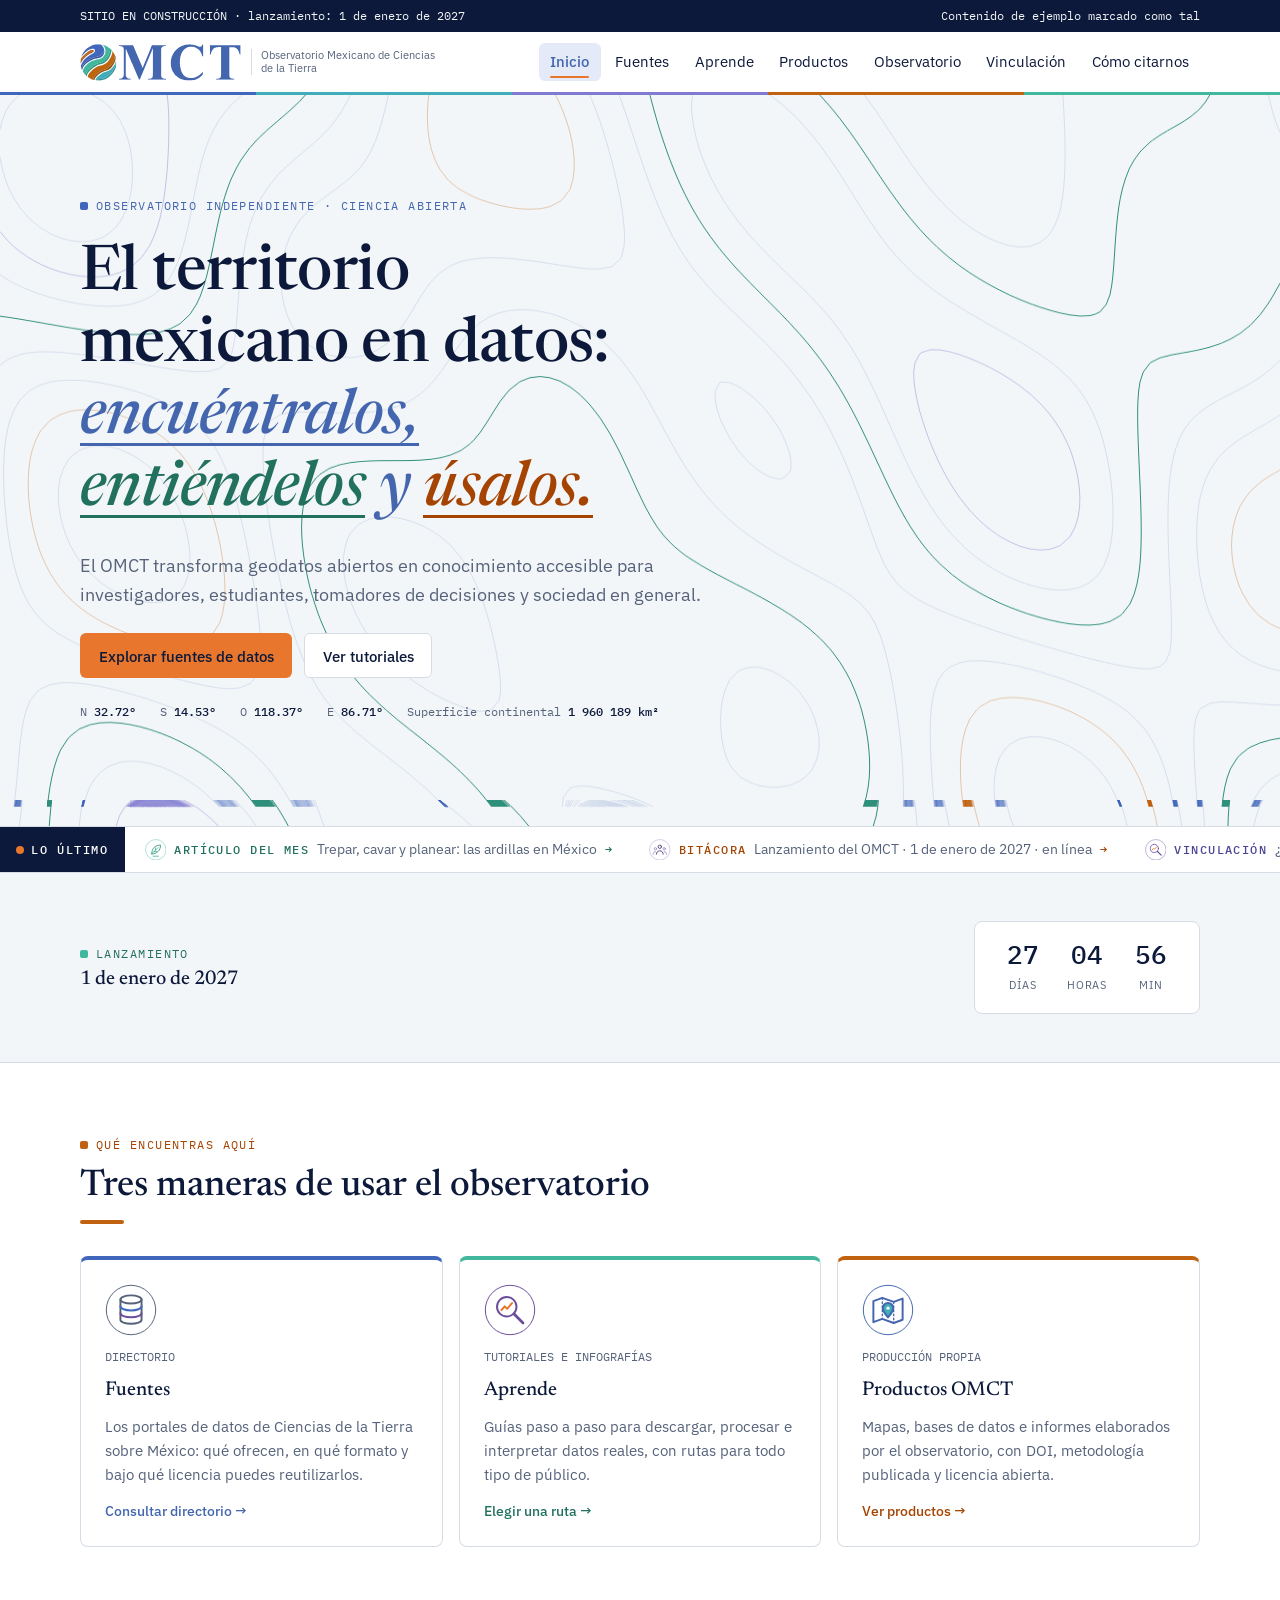
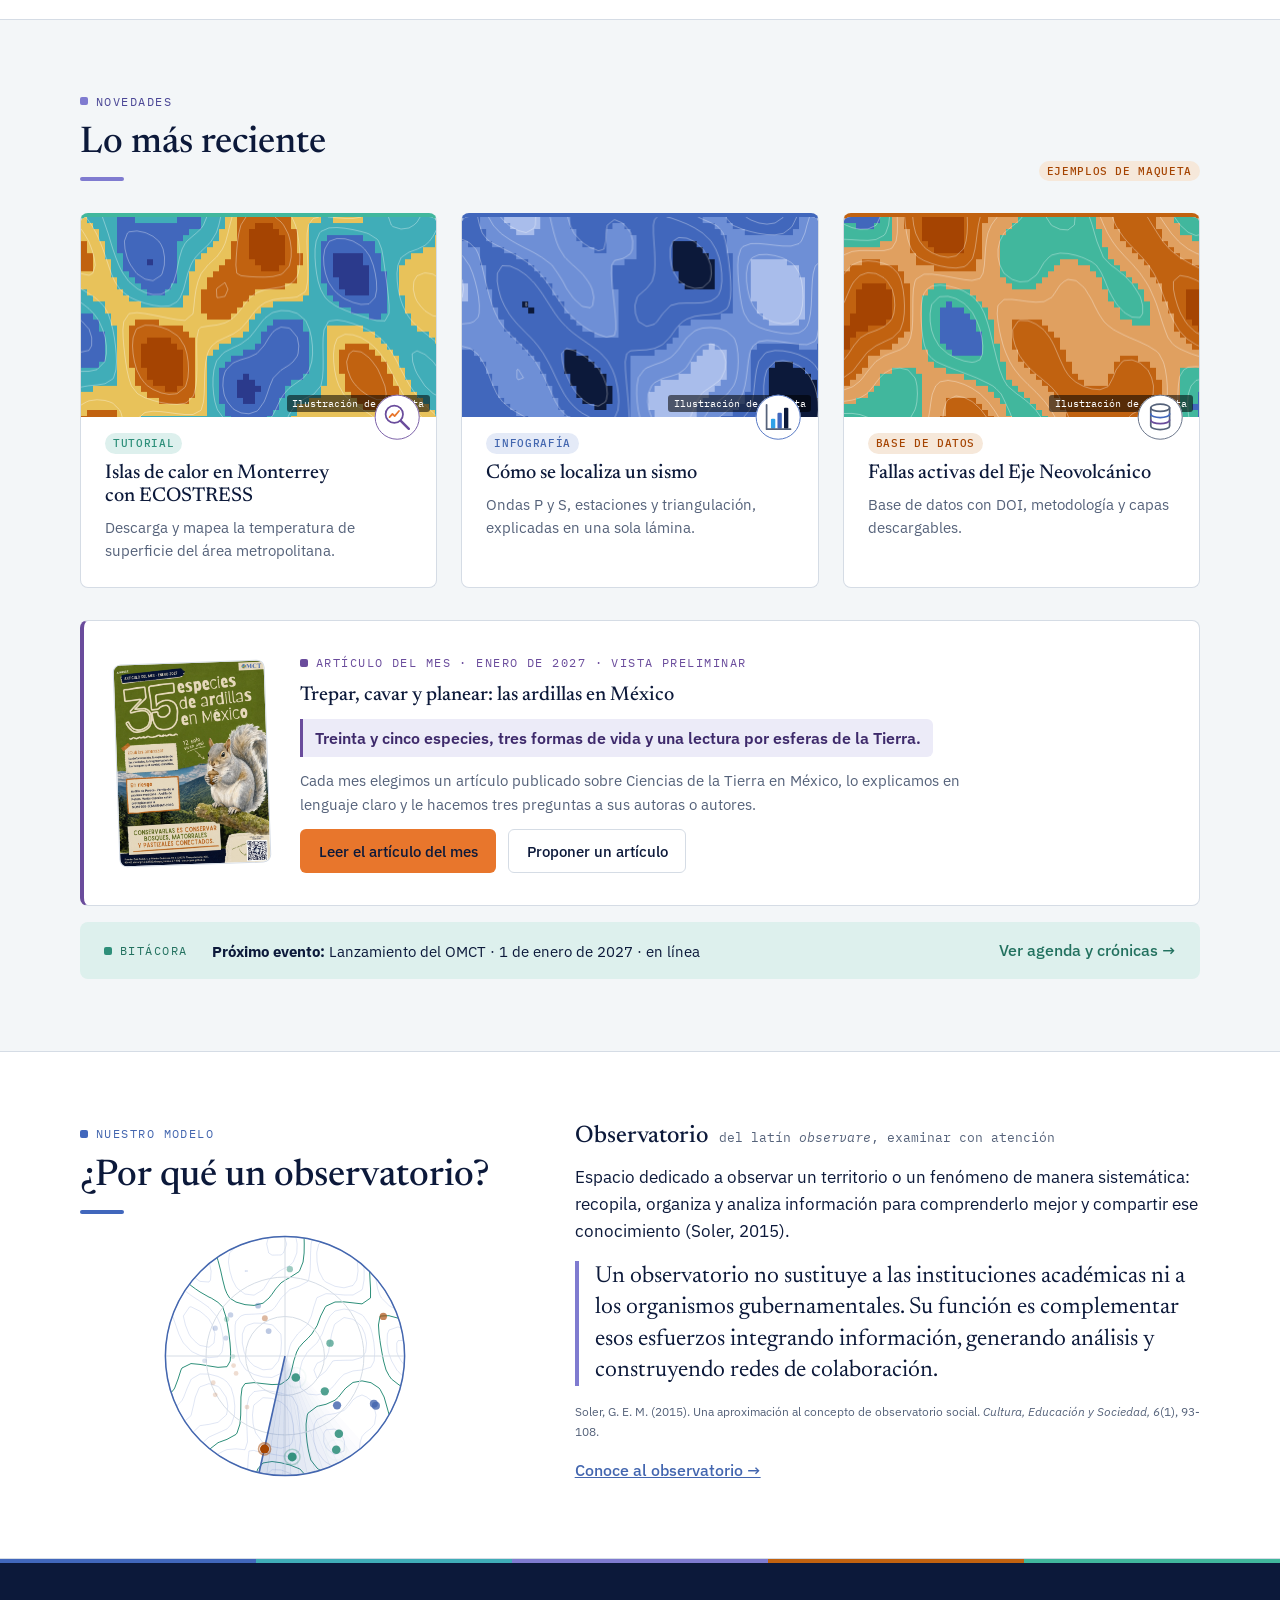
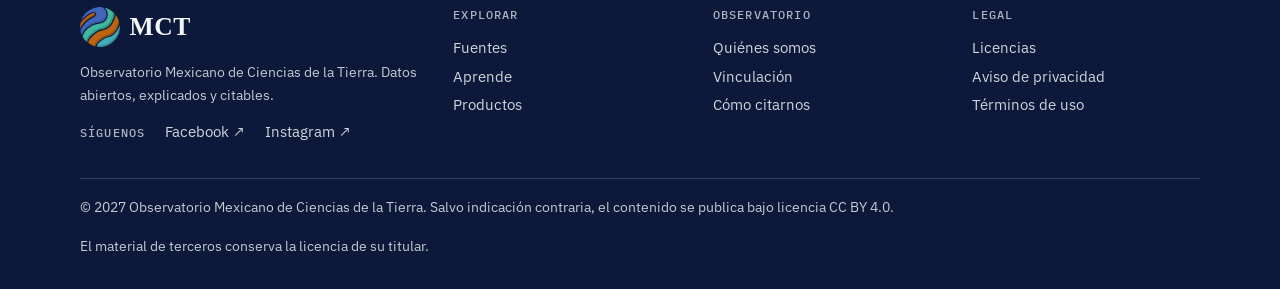
<file: index.html>
<!doctype html>
<html lang="es-MX">
<head>
<meta charset="utf-8">
<meta name="viewport" content="width=device-width, initial-scale=1, viewport-fit=cover">
<title>OMCT · Observatorio Mexicano de Ciencias de la Tierra</title>
<meta name="description" content="Datos abiertos de Ciencias de la Tierra en México, explicados y citables: fuentes, tutoriales y productos con DOI.">
<meta name="robots" content="noindex, nofollow">
<meta property="og:title" content="OMCT · Observatorio Mexicano de Ciencias de la Tierra">
<meta property="og:description" content="Datos abiertos de Ciencias de la Tierra en México, explicados y citables: fuentes, tutoriales y productos con DOI.">
<meta property="og:type" content="website">
<meta property="og:locale" content="es_MX">
<link rel="icon" href="favicon-64.png" type="image/png">
<link rel="apple-touch-icon" href="apple-touch-icon.png">
<meta property="og:image" content="https://omct-open.github.io/omct-isotipo-512.png">
<link rel="preconnect" href="https://fonts.googleapis.com">
<link rel="preconnect" href="https://fonts.gstatic.com" crossorigin>
<link rel="stylesheet" href="https://fonts.googleapis.com/css2?family=Newsreader:ital,opsz,wght@0,6..72,400;0,6..72,500;0,6..72,600;1,6..72,400;1,6..72,500&family=IBM+Plex+Sans:wght@400;500;600&family=IBM+Plex+Mono:wght@400;500&display=swap">
<link rel="stylesheet" href="styles.css?v=24">
</head>
<body data-page="inicio">

<div class="proto"><div class="wrap"><span>SITIO EN CONSTRUCCIÓN · lanzamiento: 1 de enero de 2027</span><span>Contenido de ejemplo marcado como tal</span></div></div>

<header class="site">
  <div class="wrap">
    <a class="brand" href="index.html">
      <img class="brand-img" src="omct-imagotipo.svg" alt="OMCT" width="160" height="37"><small>Observatorio Mexicano de Ciencias de la Tierra</small>
    </a>
    <button class="menu-btn" id="menuBtn" aria-expanded="false" aria-controls="mainNav">Menú</button>
    <nav class="main" id="mainNav" aria-label="Principal">
      <a href="index.html" data-p="inicio">Inicio</a>
      <a href="fuentes.html" data-p="fuentes">Fuentes</a>
      <a href="aprende.html" data-p="aprende">Aprende</a>
      <a href="productos.html" data-p="productos">Productos</a>
      <a href="observatorio.html" data-p="observatorio">Observatorio</a>
      <a href="vinculacion.html" data-p="vinculacion">Vinculación</a>
      <a href="citar.html" data-p="citar">Cómo citarnos</a>
    </nav>
  </div>
</header>

<main>
<section>
  <div class="hero">
    <canvas id="topo" aria-hidden="true"></canvas>
    <div class="wrap">
      <span class="eyebrow">Observatorio independiente · Ciencia abierta</span>
      <h1>El territorio mexicano en datos: <em><span class="v v1">encuéntralos,</span> <span class="v v2">entiéndelos</span> y <span class="v v3">úsalos.</span></em></h1>
      <p class="lead">El OMCT transforma geodatos abiertos en conocimiento accesible para investigadores, estudiantes, tomadores de decisiones y sociedad en general.</p>
      <div class="cta-row">
        <a class="btn primary" href="fuentes.html">Explorar fuentes de datos</a>
        <a class="btn ghost" href="aprende.html">Ver tutoriales</a>
      </div>
      <div class="coords" aria-label="Extensión geográfica de México">
        <span>N <b>32.72°</b></span><span>S <b>14.53°</b></span><span>O <b>118.37°</b></span><span>E <b>86.71°</b></span><span>Superficie continental <b>1 960 189 km²</b></span>
      </div>
    </div>
  </div>
  <div class="esf-ticker latest" id="latest" role="region" aria-label="Lo último publicado en el OMCT"></div>

  <div class="band tight">
    <div class="wrap" style="display:flex;justify-content:space-between;align-items:center;gap:var(--s5);flex-wrap:wrap">
      <div style="display:grid;gap:.3rem">
        <span class="eyebrow">Lanzamiento</span>
        <h3>1 de enero de 2027</h3>
      </div>
      <div class="launch" role="timer" aria-live="off">
        <div class="t" id="countdown">
          <div><b id="cd-d">--</b><small>días</small></div>
          <div><b id="cd-h">--</b><small>horas</small></div>
          <div><b id="cd-m">--</b><small>min</small></div>
        </div>
      </div>
    </div>
  </div>

  <div class="band alt">
    <div class="wrap">
      <div class="head"><span class="eyebrow">Qué encuentras aquí</span><h2>Tres maneras de usar el observatorio</h2></div>
      <div class="doors">
        <a class="door" href="fuentes.html"><span class="door-ic" data-ic="datos" aria-hidden="true"></span><span class="tag">DIRECTORIO</span><h3>Fuentes</h3><p>Los portales de datos de Ciencias de la Tierra sobre México: qué ofrecen, en qué formato y bajo qué licencia puedes reutilizarlos.</p><span class="go">Consultar directorio →</span></a>
        <a class="door" href="aprende.html"><span class="door-ic" data-ic="analisis" aria-hidden="true"></span><span class="tag">TUTORIALES E INFOGRAFÍAS</span><h3>Aprende</h3><p>Guías paso a paso para descargar, procesar e interpretar datos reales, con rutas para todo tipo de público.</p><span class="go">Elegir una ruta →</span></a>
        <a class="door" href="productos.html"><span class="door-ic" data-ic="mapas" aria-hidden="true"></span><span class="tag">PRODUCCIÓN PROPIA</span><h3>Productos OMCT</h3><p>Mapas, bases de datos e informes elaborados por el observatorio, con DOI, metodología publicada y licencia abierta.</p><span class="go">Ver productos →</span></a>
      </div>
    </div>
  </div>

  <div class="band">
    <div class="wrap">
      <div class="head" style="display:flex;justify-content:space-between;align-items:end;gap:var(--s4);flex-wrap:wrap">
        <div style="display:grid;gap:var(--s3)"><span class="eyebrow">Novedades</span><h2>Lo más reciente</h2></div>
        <span class="pill ochre">Ejemplos de maqueta</span>
      </div>
      <div class="cards" id="newsCards"></div>
      <article class="aotm" aria-label="Artículo del mes">
        <a class="aotm-thumb" href="articulo-mes.html" tabindex="-1" aria-hidden="true"><img src="articulo-mes-lamina-v3.jpg" alt="" width="180" height="240" loading="lazy"></a>
        <div class="aotm-body">
          <span class="eyebrow">Artículo del mes · enero de 2027 · vista preliminar</span>
          <h3>Trepar, cavar y planear: las ardillas en México</h3>
          <p class="aotm-hook">Treinta y cinco especies, tres formas de vida y una lectura por esferas de la Tierra.</p>
          <p>Cada mes elegimos un artículo publicado sobre Ciencias de la Tierra en México, lo explicamos en lenguaje claro y le hacemos tres preguntas a sus autoras o autores.</p>
          <div class="cta-row"><a class="btn primary" href="articulo-mes.html">Leer el artículo del mes</a><a class="btn ghost" href="vinculacion.html#articulo">Proponer un artículo</a></div>
        </div>
      </article>
      <a class="bita-strip" href="bitacora.html">
        <span class="eyebrow">Bitácora</span>
        <span class="bita-next"><b>Próximo evento:</b> Lanzamiento del OMCT · 1 de enero de 2027 · en línea</span>
        <span class="bita-go">Ver agenda y crónicas →</span>
      </a>
    </div>
  </div>

  <div class="band alt">
    <div class="wrap quote">
      <div class="obs-left"><span class="eyebrow">Nuestro modelo</span><h2>¿Por qué un observatorio?</h2><canvas id="obscan" role="img" aria-label="Un haz de observación recorre un territorio con curvas de nivel y va registrando puntos de datos"></canvas></div>
      <div style="display:grid;gap:var(--s4)">
        <p class="def"><span class="def-term">Observatorio</span> <span class="def-etym">del latín <i>observare</i>, examinar con atención</span></p>
        <p class="def-text">Espacio dedicado a observar un territorio o un fenómeno de manera sistemática: recopila, organiza y analiza información para comprenderlo mejor y compartir ese conocimiento (Soler, 2015).</p>
        <blockquote>Un observatorio no sustituye a las instituciones académicas ni a los organismos gubernamentales. Su función es complementar esos esfuerzos integrando información, generando análisis y construyendo redes de colaboración.</blockquote>
        <p class="def-ref">Soler, G. E. M. (2015). Una aproximación al concepto de observatorio social. <i>Cultura, Educación y Sociedad, 6</i>(1), 93-108.</p>
        <a href="observatorio.html" style="font-weight:500">Conoce al observatorio →</a>
      </div>
    </div>
  </div>
</section>
</main>

<footer class="site">
  <div class="wrap">
    <div class="foot-grid">
      <div style="display:grid;gap:var(--s3);align-content:start">
        <div class="brand foot-brand"><img src="omct-isotipo-128.png" alt="O" width="40" height="40"><b>MCT</b></div>
        <p>Observatorio Mexicano de Ciencias de la Tierra. Datos abiertos, explicados y citables.</p>
      </div>
      <div><h4>Explorar</h4><a href="fuentes.html">Fuentes</a><a href="aprende.html">Aprende</a><a href="productos.html">Productos</a></div>
      <div><h4>Observatorio</h4><a href="observatorio.html">Quiénes somos</a><a href="vinculacion.html">Vinculación</a><a href="citar.html">Cómo citarnos</a></div>
      <div><h4>Legal</h4><a href="citar.html">Licencias</a><a href="privacidad.html">Aviso de privacidad</a><a href="terminos.html">Términos de uso</a></div>
    </div>
    <div class="legalline">
      <p>© 2027 Observatorio Mexicano de Ciencias de la Tierra. Salvo indicación contraria, el contenido se publica bajo licencia CC BY 4.0.</p>
      <p>El material de terceros conserva la licencia de su titular.</p>
      <p class="visits" id="visits" hidden></p>
    </div>
  </div>
</footer>

<div class="toast" id="toast" hidden></div>
<script data-goatcounter="https://omct-open.goatcounter.com/count" async src="//gc.zgo.at/count.js"></script>
<script src="main.js?v=16"></script>
</body>
</html>
</file>
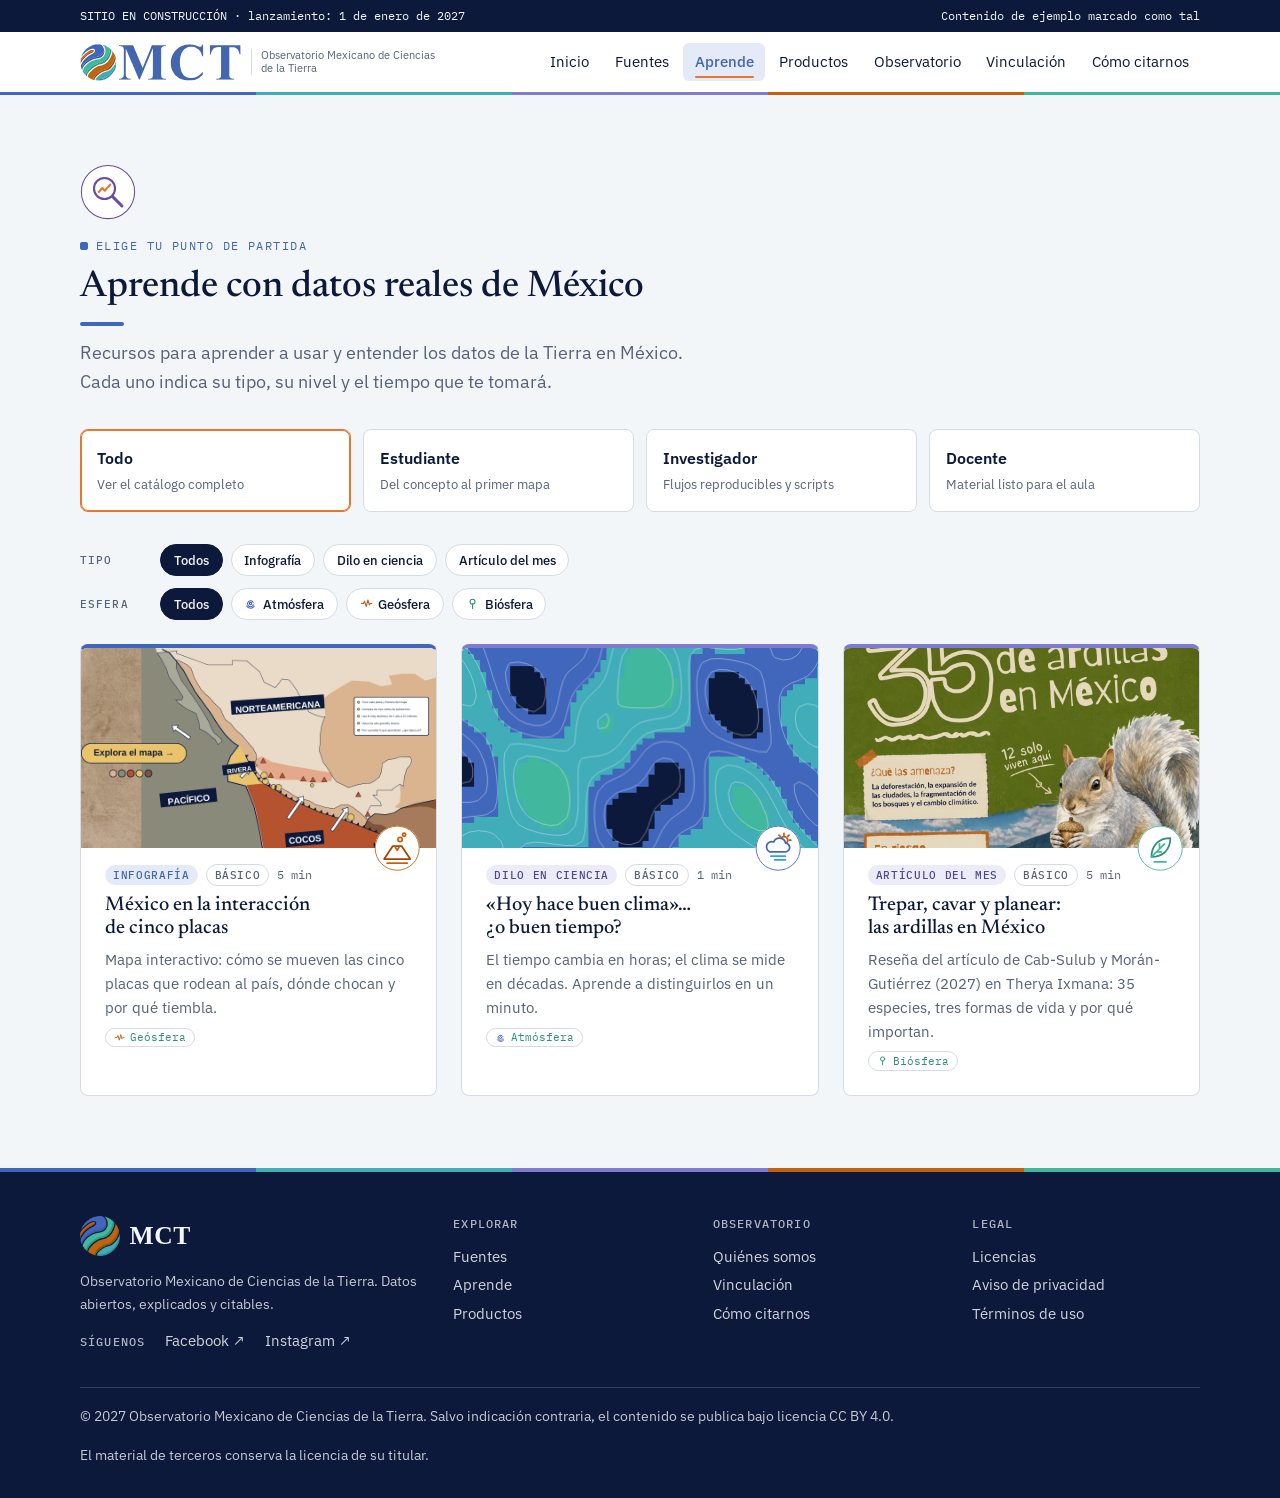
<file: aprende.html>
<!doctype html>
<html lang="es-MX">
<head>
<meta charset="utf-8">
<meta name="viewport" content="width=device-width, initial-scale=1, viewport-fit=cover">
<title>Aprende · OMCT</title>
<meta name="description" content="Tutoriales e infografías con datos reales de México para estudiantes, investigadores y docentes.">
<meta name="robots" content="noindex, nofollow">
<meta property="og:title" content="Aprende · OMCT">
<meta property="og:description" content="Tutoriales e infografías con datos reales de México para estudiantes, investigadores y docentes.">
<meta property="og:type" content="website">
<meta property="og:locale" content="es_MX">
<link rel="icon" href="favicon-64.png" type="image/png">
<link rel="apple-touch-icon" href="apple-touch-icon.png">
<meta property="og:image" content="https://omct-open.github.io/omct-isotipo-512.png">
<link rel="preconnect" href="https://fonts.googleapis.com">
<link rel="preconnect" href="https://fonts.gstatic.com" crossorigin>
<link rel="stylesheet" href="https://fonts.googleapis.com/css2?family=Newsreader:ital,opsz,wght@0,6..72,400;0,6..72,500;0,6..72,600;1,6..72,400;1,6..72,500&family=IBM+Plex+Sans:wght@400;500;600&family=IBM+Plex+Mono:wght@400;500&display=swap">
<link rel="stylesheet" href="styles.css?v=25">
</head>
<body data-page="aprende">

<div class="proto"><div class="wrap"><span>SITIO EN CONSTRUCCIÓN · lanzamiento: 1 de enero de 2027</span><span>Contenido de ejemplo marcado como tal</span></div></div>

<header class="site">
  <div class="wrap">
    <a class="brand" href="index.html">
      <img class="brand-img" src="omct-imagotipo.svg" alt="OMCT" width="160" height="37"><small>Observatorio Mexicano de Ciencias de la Tierra</small>
    </a>
    <button class="menu-btn" id="menuBtn" aria-expanded="false" aria-controls="mainNav">Menú</button>
    <nav class="main" id="mainNav" aria-label="Principal">
      <a href="index.html" data-p="inicio">Inicio</a>
      <a href="fuentes.html" data-p="fuentes">Fuentes</a>
      <a href="aprende.html" data-p="aprende">Aprende</a>
      <a href="productos.html" data-p="productos">Productos</a>
      <a href="observatorio.html" data-p="observatorio">Observatorio</a>
      <a href="vinculacion.html" data-p="vinculacion">Vinculación</a>
      <a href="citar.html" data-p="citar">Cómo citarnos</a>
    </nav>
  </div>
</header>

<main>
<section>
  <div class="band">
    <div class="wrap">
      <div class="head"><span class="head-ic" data-ic="analisis" aria-hidden="true"></span><span class="eyebrow">Elige tu punto de partida</span><h2>Aprende con datos reales de México</h2><p class="lead">Recursos para aprender a usar y entender los datos de la Tierra en México. Cada uno indica su tipo, su nivel y el tiempo que te tomará.</p></div>
      <div class="routes" id="routes" role="group" aria-label="Rutas de aprendizaje">
        <button class="route" data-r="todas" aria-pressed="true"><b>Todo</b><small>Ver el catálogo completo</small></button>
        <button class="route" data-r="estudiante" aria-pressed="false"><b>Estudiante</b><small>Del concepto al primer mapa</small></button>
        <button class="route" data-r="investigador" aria-pressed="false"><b>Investigador</b><small>Flujos reproducibles y scripts</small></button>
        <button class="route" data-r="docente" aria-pressed="false"><b>Docente</b><small>Material listo para el aula</small></button>
      </div>
      <div class="filters">
        <div class="chips" id="aprType" role="group" aria-label="Filtrar por tipo de recurso"></div>
        <div class="chips" id="aprEsf" role="group" aria-label="Filtrar por esfera"></div>
      </div>
      <div class="cards" id="tutCards"></div>
    </div>
  </div>
</section>
</main>

<footer class="site">
  <div class="wrap">
    <div class="foot-grid">
      <div style="display:grid;gap:var(--s3);align-content:start">
        <div class="brand foot-brand"><img src="omct-isotipo-128.png" alt="O" width="40" height="40"><b>MCT</b></div>
        <p>Observatorio Mexicano de Ciencias de la Tierra. Datos abiertos, explicados y citables.</p>
      </div>
      <div><h4>Explorar</h4><a href="fuentes.html">Fuentes</a><a href="aprende.html">Aprende</a><a href="productos.html">Productos</a></div>
      <div><h4>Observatorio</h4><a href="observatorio.html">Quiénes somos</a><a href="vinculacion.html">Vinculación</a><a href="citar.html">Cómo citarnos</a></div>
      <div><h4>Legal</h4><a href="citar.html">Licencias</a><a href="privacidad.html">Aviso de privacidad</a><a href="terminos.html">Términos de uso</a></div>
    </div>
    <div class="legalline">
      <p>© 2027 Observatorio Mexicano de Ciencias de la Tierra. Salvo indicación contraria, el contenido se publica bajo licencia CC BY 4.0.</p>
      <p>El material de terceros conserva la licencia de su titular.</p>
      <p class="visits" id="visits" hidden></p>
    </div>
  </div>
</footer>

<div class="toast" id="toast" hidden></div>
<script data-goatcounter="https://omct-open.goatcounter.com/count" async src="//gc.zgo.at/count.js"></script>
<script src="main.js?v=17"></script>
</body>
</html>
</file>
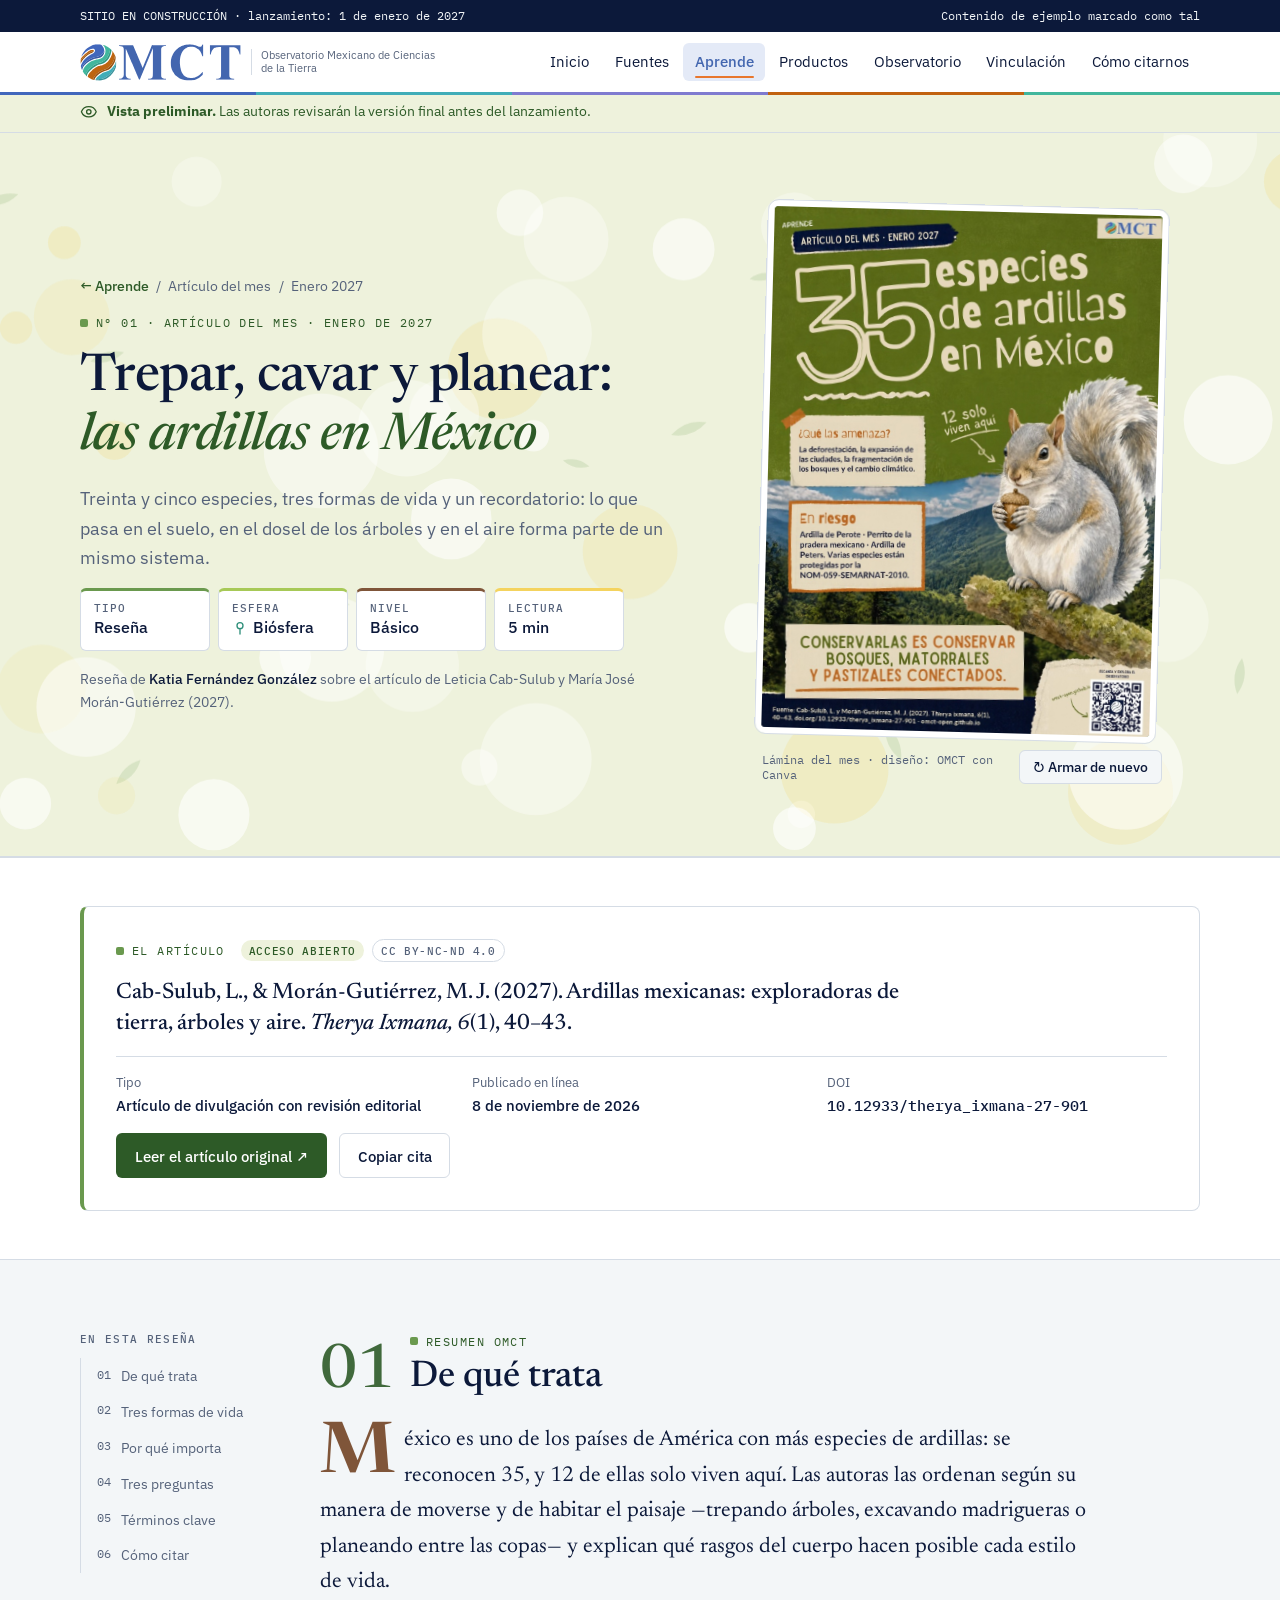
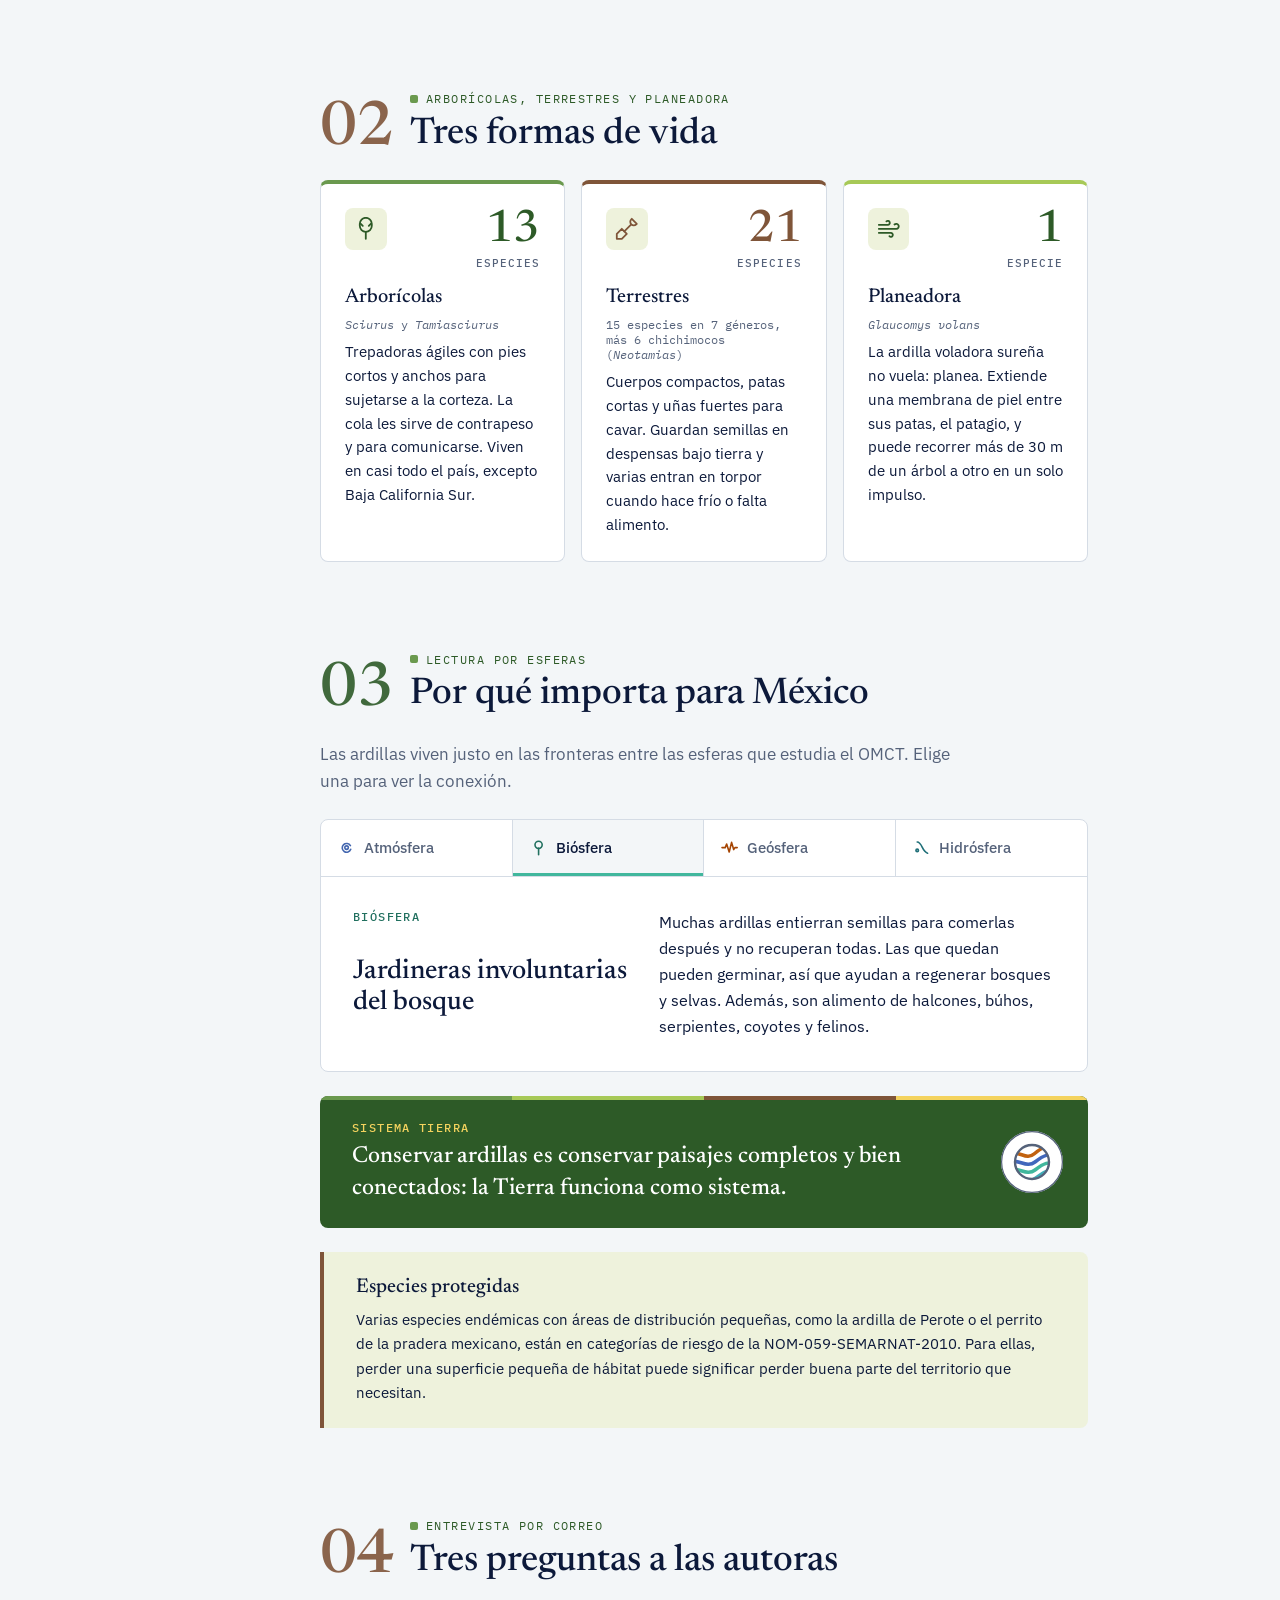
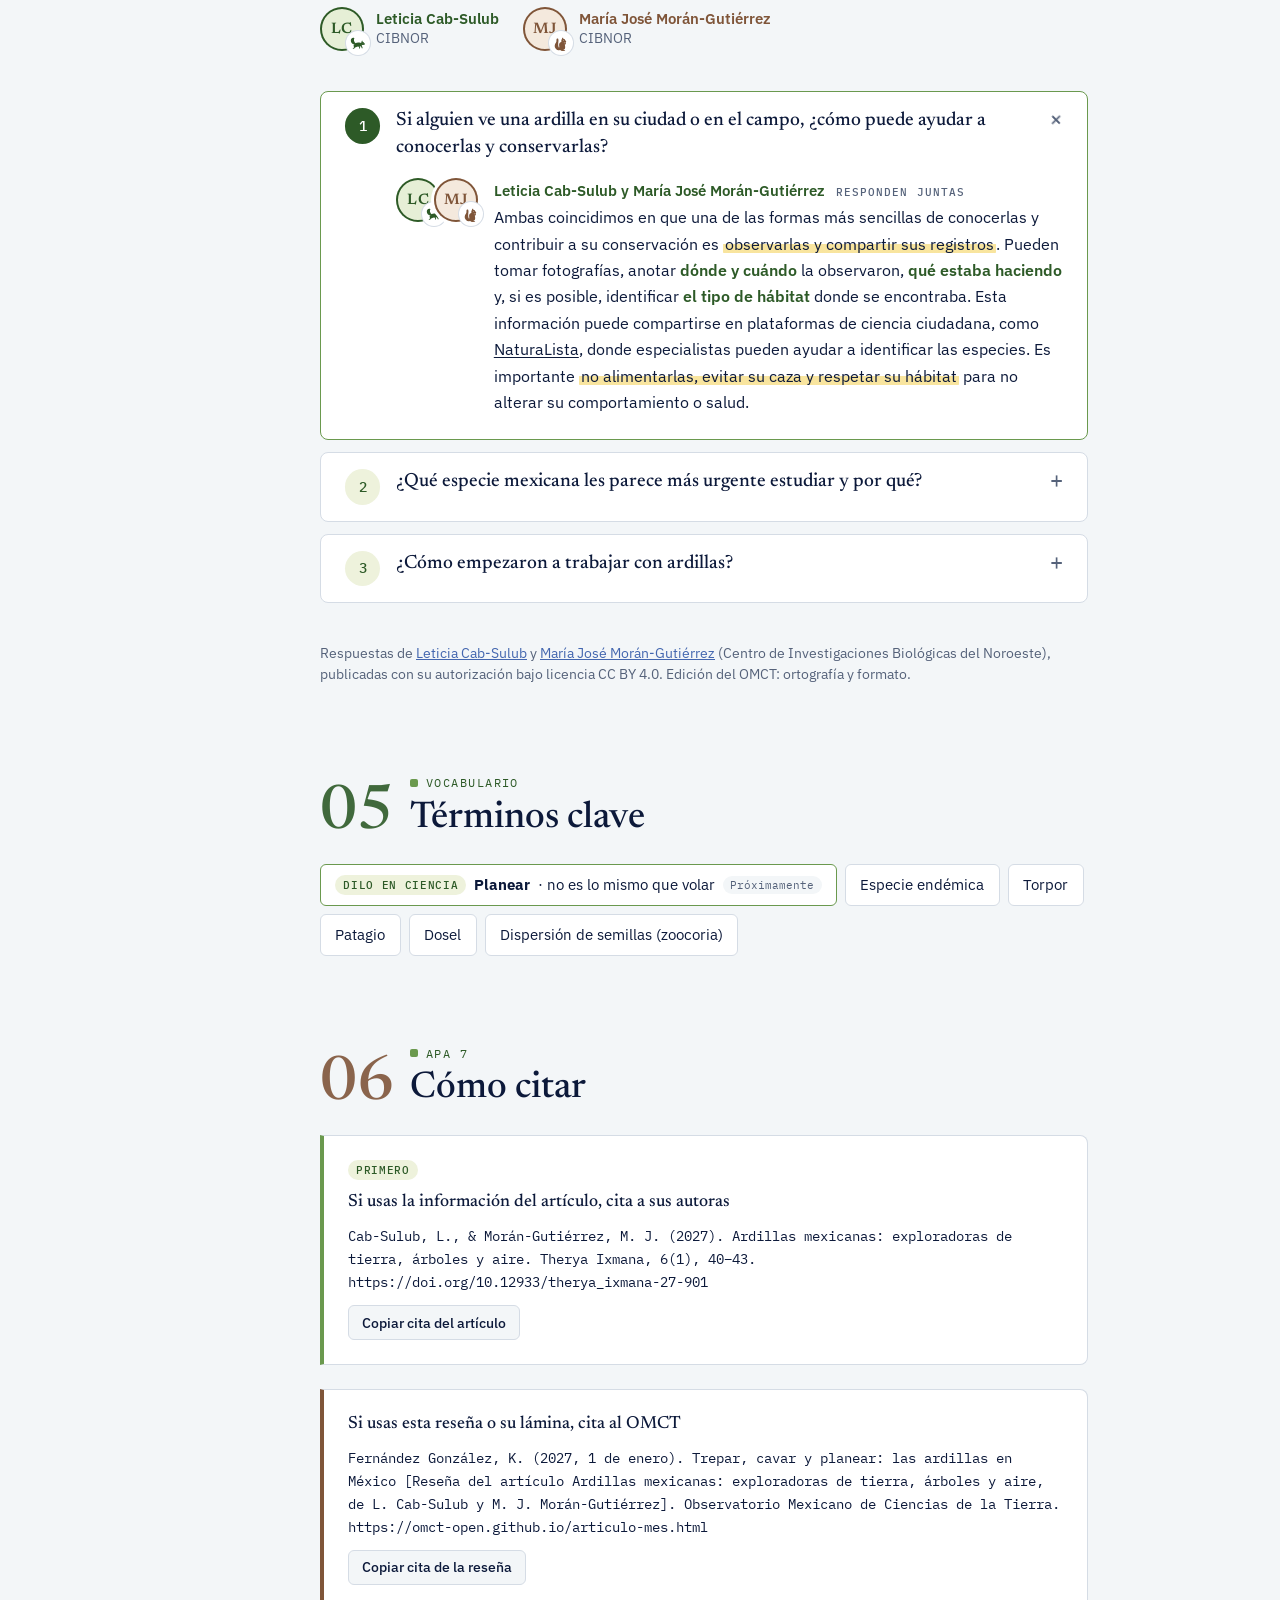
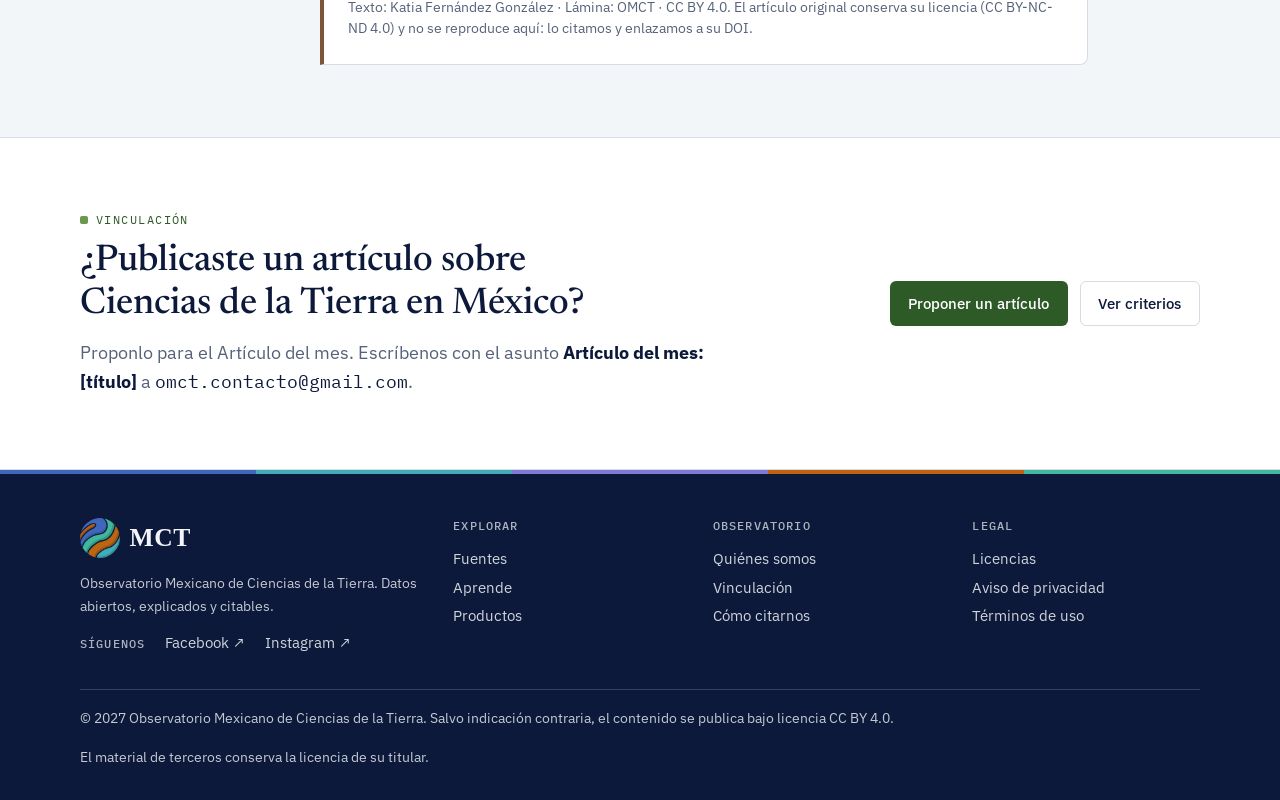
<file: articulo-mes.html>
<!doctype html>
<html lang="es-MX">
<head>
<meta charset="utf-8">
<meta name="viewport" content="width=device-width, initial-scale=1, viewport-fit=cover">
<title>Artículo del mes · Trepar, cavar y planear: las ardillas en México · OMCT</title>
<meta name="description" content="Reseña del OMCT sobre el artículo Ardillas mexicanas: exploradoras de tierra, árboles y aire (Therya Ixmana, 2027): 35 especies, tres formas de vida y su lugar en las esferas de la Tierra.">
<meta name="robots" content="noindex, nofollow">
<meta property="og:title" content="Artículo del mes · Trepar, cavar y planear: las ardillas en México">
<meta property="og:description" content="35 especies, tres formas de vida y una lectura por esferas. Reseña del OMCT.">
<meta property="og:type" content="website">
<meta property="og:locale" content="es_MX">
<link rel="icon" href="favicon-64.png" type="image/png">
<link rel="apple-touch-icon" href="apple-touch-icon.png">
<meta property="og:image" content="https://omct-open.github.io/omct-isotipo-512.png">
<link rel="preconnect" href="https://fonts.googleapis.com">
<link rel="preconnect" href="https://fonts.gstatic.com" crossorigin>
<link rel="stylesheet" href="https://fonts.googleapis.com/css2?family=Newsreader:ital,opsz,wght@0,6..72,400;0,6..72,500;0,6..72,600;1,6..72,400;1,6..72,500&family=IBM+Plex+Sans:wght@400;500;600&family=IBM+Plex+Mono:wght@400;500&display=swap">
<link rel="stylesheet" href="styles.css?v=29">
</head>
<body data-page="aprende" class="pg-bio">

<div class="proto"><div class="wrap"><span>SITIO EN CONSTRUCCIÓN · lanzamiento: 1 de enero de 2027</span><span>Contenido de ejemplo marcado como tal</span></div></div>

<header class="site">
  <div class="wrap">
    <a class="brand" href="index.html">
      <img class="brand-img" src="omct-imagotipo.svg" alt="OMCT" width="160" height="37"><small>Observatorio Mexicano de Ciencias de la Tierra</small>
    </a>
    <button class="menu-btn" id="menuBtn" aria-expanded="false" aria-controls="mainNav">Menú</button>
    <nav class="main" id="mainNav" aria-label="Principal">
      <a href="index.html" data-p="inicio">Inicio</a>
      <a href="fuentes.html" data-p="fuentes">Fuentes</a>
      <a href="aprende.html" data-p="aprende">Aprende</a>
      <a href="productos.html" data-p="productos">Productos</a>
      <a href="observatorio.html" data-p="observatorio">Observatorio</a>
      <a href="vinculacion.html" data-p="vinculacion">Vinculación</a>
      <a href="citar.html" data-p="citar">Cómo citarnos</a>
    </nav>
  </div>
</header>

<main>
<section>
  <div class="am-notice"><div class="wrap"><svg viewBox="0 0 24 24" aria-hidden="true"><path d="M2.06 12.35a1 1 0 0 1 0-.7 10.75 10.75 0 0 1 19.88 0 1 1 0 0 1 0 .7 10.75 10.75 0 0 1-19.88 0"/><circle cx="12" cy="12" r="3"/></svg><p><b>Vista preliminar.</b> Las autoras revisarán la versión final antes del lanzamiento.</p></div></div>

  <div class="hero am-hero">
    <canvas id="dosel" aria-hidden="true"></canvas>
    <div class="wrap">
      <div class="am-hero-grid">
        <div class="am-hero-text">
          <nav class="am-crumbs" aria-label="Ruta"><a href="aprende.html">← Aprende</a><span aria-hidden="true">/</span><span>Artículo del mes</span><span aria-hidden="true">/</span><span>Enero 2027</span></nav>
          <span class="eyebrow">Nº 01 · Artículo del mes · enero de 2027</span>
          <h1>Trepar, cavar y planear: <em>las ardillas en México</em></h1>
          <p class="lead">Treinta y cinco especies, tres formas de vida y un recordatorio: lo que pasa en el suelo, en el dosel de los árboles y en el aire forma parte de un mismo sistema.</p>
          <dl class="am-meta">
            <div><dt>Tipo</dt><dd>Reseña</dd></div>
            <div><dt>Esfera</dt><dd class="am-esf"><svg class="esf-mini m-bio" viewBox="0 0 24 24" aria-hidden="true"><circle cx="12" cy="8.5" r="4.5"/><path d="M12 13v8"/></svg>Biósfera</dd></div>
            <div><dt>Nivel</dt><dd>Básico</dd></div>
            <div><dt>Lectura</dt><dd>5 min</dd></div>
          </dl>
          <p class="am-by">Reseña de <b>Katia Fernández González</b> sobre el artículo de Leticia Cab-Sulub y María José Morán-Gutiérrez (2027).</p>
          <div class="am-reads" id="amReads" hidden><span class="am-pinos" aria-hidden="true"></span><span class="am-reads-t"></span></div>
        </div>
        <figure class="am-lamina">
          <button class="lam" id="lam" type="button" aria-label="Ver en grande la lámina: 35 especies de ardillas en México">
            <img class="lam-base" src="articulo-mes-lamina-v3.jpg" alt="" width="1080" height="1440">
            <span class="lam-zoom" aria-hidden="true">Ampliar</span>
          </button>
          <figcaption><span>Lámina del mes · diseño: OMCT con Canva</span><button type="button" class="copy" id="lamReplay">↻ Armar de nuevo</button></figcaption>
        </figure>
      </div>
    </div>
  </div>

  <div class="band tight alt">
    <div class="wrap">
      <article class="am-ficha" aria-label="El artículo reseñado">
        <div class="am-ficha-top"><span class="eyebrow">El artículo</span><span class="pill teal">Acceso abierto</span><span class="pill line">CC BY-NC-ND 4.0</span></div>
        <p class="am-ref">Cab-Sulub, L., &amp; Morán-Gutiérrez, M. J. (2027). Ardillas mexicanas: exploradoras de tierra, árboles y aire. <i>Therya Ixmana, 6</i>(1), 40–43.</p>
        <dl class="am-ficha-dl">
          <div><dt>Tipo</dt><dd>Artículo de divulgación con revisión editorial</dd></div>
          <div><dt>Publicado en línea</dt><dd>8 de noviembre de 2026</dd></div>
          <div><dt>DOI</dt><dd class="mono">10.12933/therya_ixmana-27-901</dd></div>
        </dl>
        <div class="cta-row"><a class="btn primary" href="https://doi.org/10.12933/therya_ixmana-27-901" rel="noopener">Leer el artículo original ↗</a><button class="btn ghost" type="button" data-copy-el="citaArticulo">Copiar cita</button></div>
      </article>
    </div>
  </div>

  <div class="band">
    <div class="wrap am-layout">
      <aside class="am-index" aria-label="En esta reseña">
        <span class="am-index-t">En esta reseña</span>
        <ol id="amIndex">
          <li><a href="#de-que-trata"><span>01</span>De qué trata</a></li>
          <li><a href="#formas"><span>02</span>Tres formas de vida</a></li>
          <li><a href="#por-que-importa"><span>03</span>Por qué importa</a></li>
          <li><a href="#preguntas"><span>04</span>Tres preguntas</a></li>
          <li><a href="#terminos"><span>05</span>Términos clave</a></li>
          <li><a href="#citar-resena"><span>06</span>Cómo citar</a></li>
        </ol>
      </aside>

      <div class="am-body">
        <section class="am-sec" aria-labelledby="de-que-trata">
          <div class="am-sec-head"><span class="am-num" aria-hidden="true">01</span><div><span class="eyebrow">Resumen OMCT</span><h2 id="de-que-trata">De qué trata</h2></div></div>
          <p class="am-drop">México es uno de los países de América con más especies de ardillas: se reconocen 35, y 12 de ellas solo viven aquí. Las autoras las ordenan según su manera de moverse y de habitar el paisaje —trepando árboles, excavando madrigueras o planeando entre las copas— y explican qué rasgos del cuerpo hacen posible cada estilo de vida.</p>
        </section>

        <section class="am-sec" aria-labelledby="formas">
          <div class="am-sec-head"><span class="am-num" aria-hidden="true">02</span><div><span class="eyebrow">Arborícolas, terrestres y planeadora</span><h2 id="formas">Tres formas de vida</h2></div></div>
          <div class="am-formas">
            <article class="am-forma" style="--fc:#41B79D;--ft:var(--bio-text)">
              <div class="am-forma-top"><svg viewBox="0 0 24 24" aria-hidden="true"><path d="M12 22v-7"/><path d="M9 9 7 7"/><path d="m15 9 2-2"/><path d="M12 15a6 6 0 0 0 6-6V7a6 6 0 0 0-12 0v2a6 6 0 0 0 6 6Z"/></svg><p><b data-count>13</b><small>especies</small></p></div>
              <h3>Arborícolas</h3><p class="am-gen"><i>Sciurus</i> y <i>Tamiasciurus</i></p>
              <p>Trepadoras ágiles con pies cortos y anchos para sujetarse a la corteza. La cola les sirve de contrapeso y para comunicarse. Viven en casi todo el país, excepto Baja California Sur.</p>
            </article>
            <article class="am-forma" style="--fc:#C16210;--ft:var(--ochre)">
              <div class="am-forma-top"><svg viewBox="0 0 24 24" aria-hidden="true"><path d="M2 22v-5l5-5 5 5-5 5z"/><path d="M9.5 14.5 16 8"/><path d="m17 2 5 5-.5.5a3.53 3.53 0 0 1-5 0 3.53 3.53 0 0 1 0-5L17 2"/></svg><p><b data-count>21</b><small>especies</small></p></div>
              <h3>Terrestres</h3><p class="am-gen">15 especies en 7 géneros, más 6 chichimocos (<i>Neotamias</i>)</p>
              <p>Cuerpos compactos, patas cortas y uñas fuertes para cavar. Guardan semillas en despensas bajo tierra y varias entran en torpor cuando hace frío o falta alimento.</p>
            </article>
            <article class="am-forma" style="--fc:#4167BC;--ft:var(--blue)">
              <div class="am-forma-top"><svg viewBox="0 0 24 24" aria-hidden="true"><path d="M17.7 7.7a2.5 2.5 0 1 1 1.8 4.3H2"/><path d="M9.6 4.6A2 2 0 1 1 11 8H2"/><path d="M12.6 19.4A2 2 0 1 0 14 16H2"/></svg><p><b data-count>1</b><small>especie</small></p></div>
              <h3>Planeadora</h3><p class="am-gen"><i>Glaucomys volans</i></p>
              <p>La ardilla voladora sureña no vuela: planea. Extiende una membrana de piel entre sus patas, el patagio, y puede recorrer más de 30 m de un árbol a otro en un solo impulso.</p>
            </article>
          </div>
        </section>

        <section class="am-sec" aria-labelledby="por-que-importa">
          <div class="am-sec-head"><span class="am-num" aria-hidden="true">03</span><div><span class="eyebrow">Lectura por esferas</span><h2 id="por-que-importa">Por qué importa para México</h2></div></div>
          <p class="am-intro">Las ardillas viven justo en las fronteras entre las esferas que estudia el OMCT. Elige una para ver la conexión.</p>
          <div class="am-tabs am-block">
            <div class="am-tablist" role="tablist" aria-label="Esferas">
              <button role="tab" id="tab-atm" aria-controls="p-atm" aria-selected="false" tabindex="-1" style="--tc:#4167BC;--tt:var(--blue)"><svg class="esf-mini" viewBox="0 0 24 24" aria-hidden="true"><circle cx="12" cy="12" r="2.2"/><path d="M16.8 9.6a5.5 5.5 0 1 0 .4 4.6"/></svg>Atmósfera</button>
              <button role="tab" id="tab-bio" aria-controls="p-bio" aria-selected="true" style="--tc:#41B79D;--tt:var(--bio-text)"><svg class="esf-mini" viewBox="0 0 24 24" aria-hidden="true"><circle cx="12" cy="8.5" r="4.5"/><path d="M12 13v8"/></svg>Biósfera</button>
              <button role="tab" id="tab-geo" aria-controls="p-geo" aria-selected="false" tabindex="-1" style="--tc:#C16210;--tt:var(--ochre)"><svg class="esf-mini" viewBox="0 0 24 24" aria-hidden="true"><path d="M2.5 12h4l1.8-4.5 3.2 10 3-12 2.6 9 1.6-2.5h2.8"/></svg>Geósfera</button>
              <button role="tab" id="tab-hid" aria-controls="p-hid" aria-selected="false" tabindex="-1" style="--tc:#40ADB8;--tt:var(--hid-text)"><svg class="esf-mini" viewBox="0 0 24 24" aria-hidden="true"><circle cx="6.5" cy="15.5" r="1.6"/><path d="M6.5 5c3.3 0 4.6 3 6.4 6.8S16.5 18 19.5 19"/></svg>Hidrósfera</button>
            </div>
            <div class="am-panel" role="tabpanel" id="p-atm" aria-labelledby="tab-atm" hidden style="--tc:#4167BC;--tt:var(--blue);--ts:var(--blue-soft)"><span class="am-panel-k">Atmósfera</span><h3>El clima decide qué hay de comer</h3><p>Más calor, sequías más largas y cambios en la disponibilidad de agua alteran la producción de frutos y semillas de la que dependen. Para las especies de montaña el riesgo es mayor: si las condiciones adecuadas se desplazan cuesta arriba, puede no quedar a dónde ir.</p></div>
            <div class="am-panel" role="tabpanel" id="p-bio" aria-labelledby="tab-bio" style="--tc:#41B79D;--tt:var(--bio-text);--ts:var(--teal-soft)"><span class="am-panel-k">Biósfera</span><h3>Jardineras involuntarias del bosque</h3><p>Muchas ardillas entierran semillas para comerlas después y no recuperan todas. Las que quedan pueden germinar, así que ayudan a regenerar bosques y selvas. Además, son alimento de halcones, búhos, serpientes, coyotes y felinos.</p></div>
            <div class="am-panel" role="tabpanel" id="p-geo" aria-labelledby="tab-geo" hidden style="--tc:#C16210;--tt:var(--ochre);--ts:var(--ochre-soft)"><span class="am-panel-k">Geósfera</span><h3>Ingenieras bajo nuestros pies</h3><p>Al cavar túneles y cámaras, las ardillas terrestres remueven y airean el suelo. Sus madrigueras abandonadas se vuelven refugio de lagartijas, serpientes, ratas de campo, escarabajos y otros artrópodos.</p></div>
            <div class="am-panel" role="tabpanel" id="p-hid" aria-labelledby="tab-hid" hidden style="--tc:#40ADB8;--tt:var(--hid-text);--ts:var(--teal-soft)"><span class="am-panel-k">Hidrósfera</span><h3>Caminos para el agua</h3><p>El suelo removido por las madrigueras puede favorecer que el agua de lluvia se infiltre y modificar las características del sustrato.</p></div>
          </div>
          <div class="am-sis am-block"><span class="am-ic" data-ic="sistema_tierra" aria-hidden="true"></span><span class="am-sis-k">Sistema Tierra</span><p>Conservar ardillas es conservar paisajes completos y bien conectados: la Tierra funciona como sistema.</p></div>
          <div class="am-risk am-block"><h3>Especies protegidas</h3><p>Varias especies endémicas con áreas de distribución pequeñas, como la ardilla de Perote o el perrito de la pradera mexicano, están en categorías de riesgo de la NOM-059-SEMARNAT-2010. Para ellas, perder una superficie pequeña de hábitat puede significar perder buena parte del territorio que necesitan.</p></div>
        </section>

        <section class="am-sec" aria-labelledby="preguntas">
          <div class="am-sec-head"><span class="am-num" aria-hidden="true">04</span><div><span class="eyebrow">Entrevista por correo</span><h2 id="preguntas">Tres preguntas a las autoras</h2></div></div>
          <ul class="am-voces" aria-label="Quién responde">
            <li class="am-voz--lc"><span class="am-av am-voz--lc" aria-hidden="true">LC<svg viewBox="0 0 100 100" aria-hidden="true"><g fill="currentColor"><path d="M33 58C21 57 11 48 12 35C13 24 24 19 31 25C26 33 28 44 39 52Z"/><path d="M30 62C29 49 48 44 63 49C72 52 73 61 67 66C57 71 38 72 30 62Z"/><circle cx="74" cy="52" r="8.5"/><ellipse cx="81.5" cy="55" rx="5.5" ry="4"/><path d="M69 45C68 39 72 37 75 39C75 42 73 44 71 46Z"/><ellipse cx="36" cy="64" rx="9.5" ry="8"/><path d="M31 68C29 74 25 77 21 80L29 80C33 77 37 73 40 69Z"/><path d="M64 63L70 78L75 78L69 61Z"/><path d="M57 66L55 79L60 79L62 66Z"/><circle class="ojo" cx="76.5" cy="50" r="1.7"/></g></svg></span><span><b>Leticia Cab-Sulub</b> CIBNOR</span></li>
            <li class="am-voz--mj"><span class="am-av am-voz--mj" aria-hidden="true">MJ<svg viewBox="0 0 100 100" aria-hidden="true"><g fill="currentColor"><path d="M42 89C26 89 15 77 17 62C19 50 28 46 26 34C25 27 31 23 35 28C39 36 35 46 35 56C35 68 39 78 47 84Z"/><ellipse cx="56" cy="66" rx="15.5" ry="21.5" transform="rotate(-12 56 66)"/><circle cx="62" cy="39" r="11"/><ellipse cx="71" cy="42" rx="6.5" ry="5"/><path d="M55 31C54 23 59 21 62 24C63 28 60 30 57 32Z"/><ellipse cx="69" cy="55" rx="5.5" ry="4.2" transform="rotate(-25 69 55)"/><ellipse cx="73.5" cy="50.5" rx="3.4" ry="4.4"/><ellipse cx="50" cy="79" rx="12.5" ry="9.5"/><ellipse cx="60" cy="89" rx="12.5" ry="3.5"/><circle class="ojo" cx="64.5" cy="36.5" r="1.8"/></g></svg></span><span><b>María José Morán-Gutiérrez</b> CIBNOR</span></li>
          </ul>
          <div class="am-qs">
            <details class="am-q" open><summary><span class="am-qn">1</span><span>Si alguien ve una ardilla en su ciudad o en el campo, ¿cómo puede ayudar a conocerlas y conservarlas?</span></summary>
              <div class="am-a">
                <div class="am-voz am-voz--ambas">
                  <span class="am-av-par"><span class="am-av am-voz--lc" aria-hidden="true">LC<svg viewBox="0 0 100 100" aria-hidden="true"><g fill="currentColor"><path d="M33 58C21 57 11 48 12 35C13 24 24 19 31 25C26 33 28 44 39 52Z"/><path d="M30 62C29 49 48 44 63 49C72 52 73 61 67 66C57 71 38 72 30 62Z"/><circle cx="74" cy="52" r="8.5"/><ellipse cx="81.5" cy="55" rx="5.5" ry="4"/><path d="M69 45C68 39 72 37 75 39C75 42 73 44 71 46Z"/><ellipse cx="36" cy="64" rx="9.5" ry="8"/><path d="M31 68C29 74 25 77 21 80L29 80C33 77 37 73 40 69Z"/><path d="M64 63L70 78L75 78L69 61Z"/><path d="M57 66L55 79L60 79L62 66Z"/><circle class="ojo" cx="76.5" cy="50" r="1.7"/></g></svg></span><span class="am-av am-voz--mj" aria-hidden="true">MJ<svg viewBox="0 0 100 100" aria-hidden="true"><g fill="currentColor"><path d="M42 89C26 89 15 77 17 62C19 50 28 46 26 34C25 27 31 23 35 28C39 36 35 46 35 56C35 68 39 78 47 84Z"/><ellipse cx="56" cy="66" rx="15.5" ry="21.5" transform="rotate(-12 56 66)"/><circle cx="62" cy="39" r="11"/><ellipse cx="71" cy="42" rx="6.5" ry="5"/><path d="M55 31C54 23 59 21 62 24C63 28 60 30 57 32Z"/><ellipse cx="69" cy="55" rx="5.5" ry="4.2" transform="rotate(-25 69 55)"/><ellipse cx="73.5" cy="50.5" rx="3.4" ry="4.4"/><ellipse cx="50" cy="79" rx="12.5" ry="9.5"/><ellipse cx="60" cy="89" rx="12.5" ry="3.5"/><circle class="ojo" cx="64.5" cy="36.5" r="1.8"/></g></svg></span></span>
                  <div><p class="am-quien">Leticia Cab-Sulub y María José Morán-Gutiérrez <span>Responden juntas</span></p><p>Ambas coincidimos en que una de las formas más sencillas de conocerlas y contribuir a su conservación es <mark>observarlas y compartir sus registros</mark>. Pueden tomar fotografías, anotar <strong>dónde y cuándo</strong> la observaron, <strong>qué estaba haciendo</strong> y, si es posible, identificar <strong>el tipo de hábitat</strong> donde se encontraba. Esta información puede compartirse en plataformas de ciencia ciudadana, como <a href="https://www.naturalista.mx/" rel="noopener">NaturaLista</a>, donde especialistas pueden ayudar a identificar las especies. Es importante <mark>no alimentarlas, evitar su caza y respetar su hábitat</mark> para no alterar su comportamiento o salud.</p></div>
                </div>
              </div>
            </details>
            <details class="am-q"><summary><span class="am-qn">2</span><span>¿Qué especie mexicana les parece más urgente estudiar y por qué?</span></summary>
              <div class="am-a">
                <div class="am-voz am-voz--mj">
                  <span class="am-av am-voz--mj" aria-hidden="true">MJ<svg viewBox="0 0 100 100" aria-hidden="true"><g fill="currentColor"><path d="M42 89C26 89 15 77 17 62C19 50 28 46 26 34C25 27 31 23 35 28C39 36 35 46 35 56C35 68 39 78 47 84Z"/><ellipse cx="56" cy="66" rx="15.5" ry="21.5" transform="rotate(-12 56 66)"/><circle cx="62" cy="39" r="11"/><ellipse cx="71" cy="42" rx="6.5" ry="5"/><path d="M55 31C54 23 59 21 62 24C63 28 60 30 57 32Z"/><ellipse cx="69" cy="55" rx="5.5" ry="4.2" transform="rotate(-25 69 55)"/><ellipse cx="73.5" cy="50.5" rx="3.4" ry="4.4"/><ellipse cx="50" cy="79" rx="12.5" ry="9.5"/><ellipse cx="60" cy="89" rx="12.5" ry="3.5"/><circle class="ojo" cx="64.5" cy="36.5" r="1.8"/></g></svg></span>
                  <div><p class="am-quien">María José Morán-Gutiérrez <span>CIBNOR</span></p><p>Aunque todas las especies endémicas requieren atención, yo elegiría a la <strong>ardilla de Perote</strong> (<em>Xerospermophilus perotensis</em>). Existe <mark>muy poca información científica</mark> sobre ella y su área de distribución es muy restringida, lo que la hace particularmente vulnerable ante el <strong>cambio climático y la pérdida de hábitat</strong>.</p></div>
                </div>
                <div class="am-voz am-voz--lc">
                  <span class="am-av am-voz--lc" aria-hidden="true">LC<svg viewBox="0 0 100 100" aria-hidden="true"><g fill="currentColor"><path d="M33 58C21 57 11 48 12 35C13 24 24 19 31 25C26 33 28 44 39 52Z"/><path d="M30 62C29 49 48 44 63 49C72 52 73 61 67 66C57 71 38 72 30 62Z"/><circle cx="74" cy="52" r="8.5"/><ellipse cx="81.5" cy="55" rx="5.5" ry="4"/><path d="M69 45C68 39 72 37 75 39C75 42 73 44 71 46Z"/><ellipse cx="36" cy="64" rx="9.5" ry="8"/><path d="M31 68C29 74 25 77 21 80L29 80C33 77 37 73 40 69Z"/><path d="M64 63L70 78L75 78L69 61Z"/><path d="M57 66L55 79L60 79L62 66Z"/><circle class="ojo" cx="76.5" cy="50" r="1.7"/></g></svg></span>
                  <div><p class="am-quien">Leticia Cab-Sulub <span>CIBNOR</span></p><p>Yo elegiría a la <strong>ardilla de la Sierra Madre Occidental</strong> (<em>Callospermophilus madrensis</em>), ya que también presenta <mark>importantes vacíos de información</mark> y enfrenta amenazas como la transformación del paisaje y el cambio climático.</p></div>
                </div>
                <p class="am-nota">Nota del OMCT: según el artículo, la UICN clasifica a la ardilla de Perote como «Amenazada» y a la ardilla de la Sierra Madre Occidental como «Casi Amenazada». En la NOM-059-SEMARNAT-2010, la primera aparece como «Amenazada» (reportada como <em>Xerospermophilus spilosoma perotensis</em>) y la segunda como «Sujeta a protección especial».</p>
              </div>
            </details>
            <details class="am-q"><summary><span class="am-qn">3</span><span>¿Cómo empezaron a trabajar con ardillas?</span></summary>
              <div class="am-a">
                <div class="am-voz am-voz--mj">
                  <span class="am-av am-voz--mj" aria-hidden="true">MJ<svg viewBox="0 0 100 100" aria-hidden="true"><g fill="currentColor"><path d="M42 89C26 89 15 77 17 62C19 50 28 46 26 34C25 27 31 23 35 28C39 36 35 46 35 56C35 68 39 78 47 84Z"/><ellipse cx="56" cy="66" rx="15.5" ry="21.5" transform="rotate(-12 56 66)"/><circle cx="62" cy="39" r="11"/><ellipse cx="71" cy="42" rx="6.5" ry="5"/><path d="M55 31C54 23 59 21 62 24C63 28 60 30 57 32Z"/><ellipse cx="69" cy="55" rx="5.5" ry="4.2" transform="rotate(-25 69 55)"/><ellipse cx="73.5" cy="50.5" rx="3.4" ry="4.4"/><ellipse cx="50" cy="79" rx="12.5" ry="9.5"/><ellipse cx="60" cy="89" rx="12.5" ry="3.5"/><circle class="ojo" cx="64.5" cy="36.5" r="1.8"/></g></svg></span>
                  <div><p class="am-quien">María José Morán-Gutiérrez <span>CIBNOR</span></p><p>Siempre me han interesado los roedores, pero mi enfoque hacia las ardillas comenzó al identificar <mark>la falta de estudios sobre los efectos del cambio climático</mark> en este grupo. Al estar presentes en todo México y tener formas de vida tan diversas, decidimos investigar y reunir información para <strong>evaluar su vulnerabilidad</strong>.</p></div>
                </div>
                <div class="am-voz am-voz--lc">
                  <span class="am-av am-voz--lc" aria-hidden="true">LC<svg viewBox="0 0 100 100" aria-hidden="true"><g fill="currentColor"><path d="M33 58C21 57 11 48 12 35C13 24 24 19 31 25C26 33 28 44 39 52Z"/><path d="M30 62C29 49 48 44 63 49C72 52 73 61 67 66C57 71 38 72 30 62Z"/><circle cx="74" cy="52" r="8.5"/><ellipse cx="81.5" cy="55" rx="5.5" ry="4"/><path d="M69 45C68 39 72 37 75 39C75 42 73 44 71 46Z"/><ellipse cx="36" cy="64" rx="9.5" ry="8"/><path d="M31 68C29 74 25 77 21 80L29 80C33 77 37 73 40 69Z"/><path d="M64 63L70 78L75 78L69 61Z"/><path d="M57 66L55 79L60 79L62 66Z"/><circle class="ojo" cx="76.5" cy="50" r="1.7"/></g></svg></span>
                  <div><p class="am-quien">Leticia Cab-Sulub <span>CIBNOR</span></p><p>Como mastozoóloga, he trabajado con distintos grupos de mamíferos, principalmente desde la <strong>ecología, biogeografía y conservación</strong>. Las ardillas suelen formar parte de mis investigaciones por su gran diversidad y sus interesantes historias evolutivas y biogeográficas. Además, en lo personal, considero que son <mark>de los roedores más carismáticos</mark>.</p></div>
                </div>
              </div>
            </details>
          </div>
          <p class="am-qs-cred">Respuestas de <a href="https://orcid.org/0000-0003-3881-8206" rel="noopener">Leticia Cab-Sulub</a> y <a href="https://orcid.org/0000-0002-0173-3439" rel="noopener">María José Morán-Gutiérrez</a> (Centro de Investigaciones Biológicas del Noroeste), publicadas con su autorización bajo licencia CC BY 4.0. Edición del OMCT: ortografía y formato.</p>
        </section>

        <section class="am-sec" aria-labelledby="terminos">
          <div class="am-sec-head"><span class="am-num" aria-hidden="true">05</span><div><span class="eyebrow">Vocabulario</span><h2 id="terminos">Términos clave</h2></div></div>
          <ul class="am-terms">
            <li class="am-dilo"><span class="pill lav">Dilo en ciencia</span><b>Planear</b> · no es lo mismo que volar <small>Próximamente</small></li>
            <li>Especie endémica</li><li>Torpor</li><li>Patagio</li><li>Dosel</li><li>Dispersión de semillas (zoocoria)</li>
          </ul>
        </section>

        <section class="am-sec" aria-labelledby="citar-resena">
          <div class="am-sec-head"><span class="am-num" aria-hidden="true">06</span><div><span class="eyebrow">APA 7</span><h2 id="citar-resena">Cómo citar</h2></div></div>
          <div class="cite am-cite-1">
            <span class="pill teal">Primero</span>
            <h3>Si usas la información del artículo, cita a sus autoras</h3>
            <code id="citaArticulo">Cab-Sulub, L., &amp; Morán-Gutiérrez, M. J. (2027). Ardillas mexicanas: exploradoras de tierra, árboles y aire. Therya Ixmana, 6(1), 40–43. https://doi.org/10.12933/therya_ixmana-27-901</code>
            <button class="copy" type="button" data-copy-el="citaArticulo">Copiar cita del artículo</button>
          </div>
          <div class="cite am-cite-2">
            <h3>Si usas esta reseña o su lámina, cita al OMCT</h3>
            <code id="citaResena">Fernández González, K. (2027, 1 de enero). Trepar, cavar y planear: las ardillas en México [Reseña del artículo Ardillas mexicanas: exploradoras de tierra, árboles y aire, de L. Cab-Sulub y M. J. Morán-Gutiérrez]. Observatorio Mexicano de Ciencias de la Tierra. https://omct-open.github.io/articulo-mes.html</code>
            <button class="copy" type="button" data-copy-el="citaResena">Copiar cita de la reseña</button>
            <p class="note">Texto: Katia Fernández González · Lámina: OMCT · CC BY 4.0. El artículo original conserva su licencia (CC BY-NC-ND 4.0) y no se reproduce aquí: lo citamos y enlazamos a su DOI.</p>
          </div>
        </section>
      </div>
    </div>
  </div>

  <div class="band alt">
    <div class="wrap am-propose">
      <div style="display:grid;gap:var(--s3)">
        <span class="eyebrow">Vinculación</span>
        <h2>¿Publicaste un artículo sobre Ciencias de la Tierra en México?</h2>
        <p class="lead">Proponlo para el Artículo del mes. Escríbenos con el asunto <b style="color:var(--ink)">Artículo del mes: [título]</b> a <span class="mono" style="color:var(--ink)">omct.contacto@gmail.com</span>.</p>
      </div>
      <div class="cta-row"><a class="btn primary" href="mailto:omct.contacto@gmail.com?subject=Art%C3%ADculo%20del%20mes%3A%20">Proponer un artículo</a><a class="btn ghost" href="vinculacion.html#articulo">Ver criterios</a></div>
    </div>
  </div>
  <dialog class="lam-dlg" id="lamDlg" aria-label="Lámina en grande">
  <img src="articulo-mes-lamina-v3.jpg" alt="Lámina del OMCT, con su logotipo y un código QR al sitio: 35 especies de ardillas en México; 12 solo viven aquí. Qué las amenaza: deforestación, expansión de las ciudades, fragmentación de los bosques y cambio climático. En riesgo: ardilla de Perote, perrito de la pradera mexicano y ardilla de Peters. Conservarlas es conservar bosques, matorrales y pastizales conectados." width="1080" height="1440">
  <form method="dialog"><button class="btn ghost" type="submit">Cerrar</button></form>
</dialog>
</section>
</main>

<footer class="site">
  <div class="wrap">
    <div class="foot-grid">
      <div style="display:grid;gap:var(--s3);align-content:start">
        <div class="brand foot-brand"><img src="omct-isotipo-128.png" alt="O" width="40" height="40"><b>MCT</b></div>
        <p>Observatorio Mexicano de Ciencias de la Tierra. Datos abiertos, explicados y citables.</p>
      </div>
      <div><h4>Explorar</h4><a href="fuentes.html">Fuentes</a><a href="aprende.html">Aprende</a><a href="productos.html">Productos</a></div>
      <div><h4>Observatorio</h4><a href="observatorio.html">Quiénes somos</a><a href="vinculacion.html">Vinculación</a><a href="citar.html">Cómo citarnos</a></div>
      <div><h4>Legal</h4><a href="citar.html">Licencias</a><a href="privacidad.html">Aviso de privacidad</a><a href="terminos.html">Términos de uso</a></div>
    </div>
    <div class="legalline">
      <p>© 2027 Observatorio Mexicano de Ciencias de la Tierra. Salvo indicación contraria, el contenido se publica bajo licencia CC BY 4.0.</p>
      <p>El material de terceros conserva la licencia de su titular.</p>
      <p class="visits" id="visits" hidden></p>
    </div>
  </div>
</footer>

<div class="toast" id="toast" hidden></div>
<script data-goatcounter="https://omct-open.goatcounter.com/count" async src="//gc.zgo.at/count.js"></script>
<script src="main.js?v=16"></script>
</body>
</html>
</file>
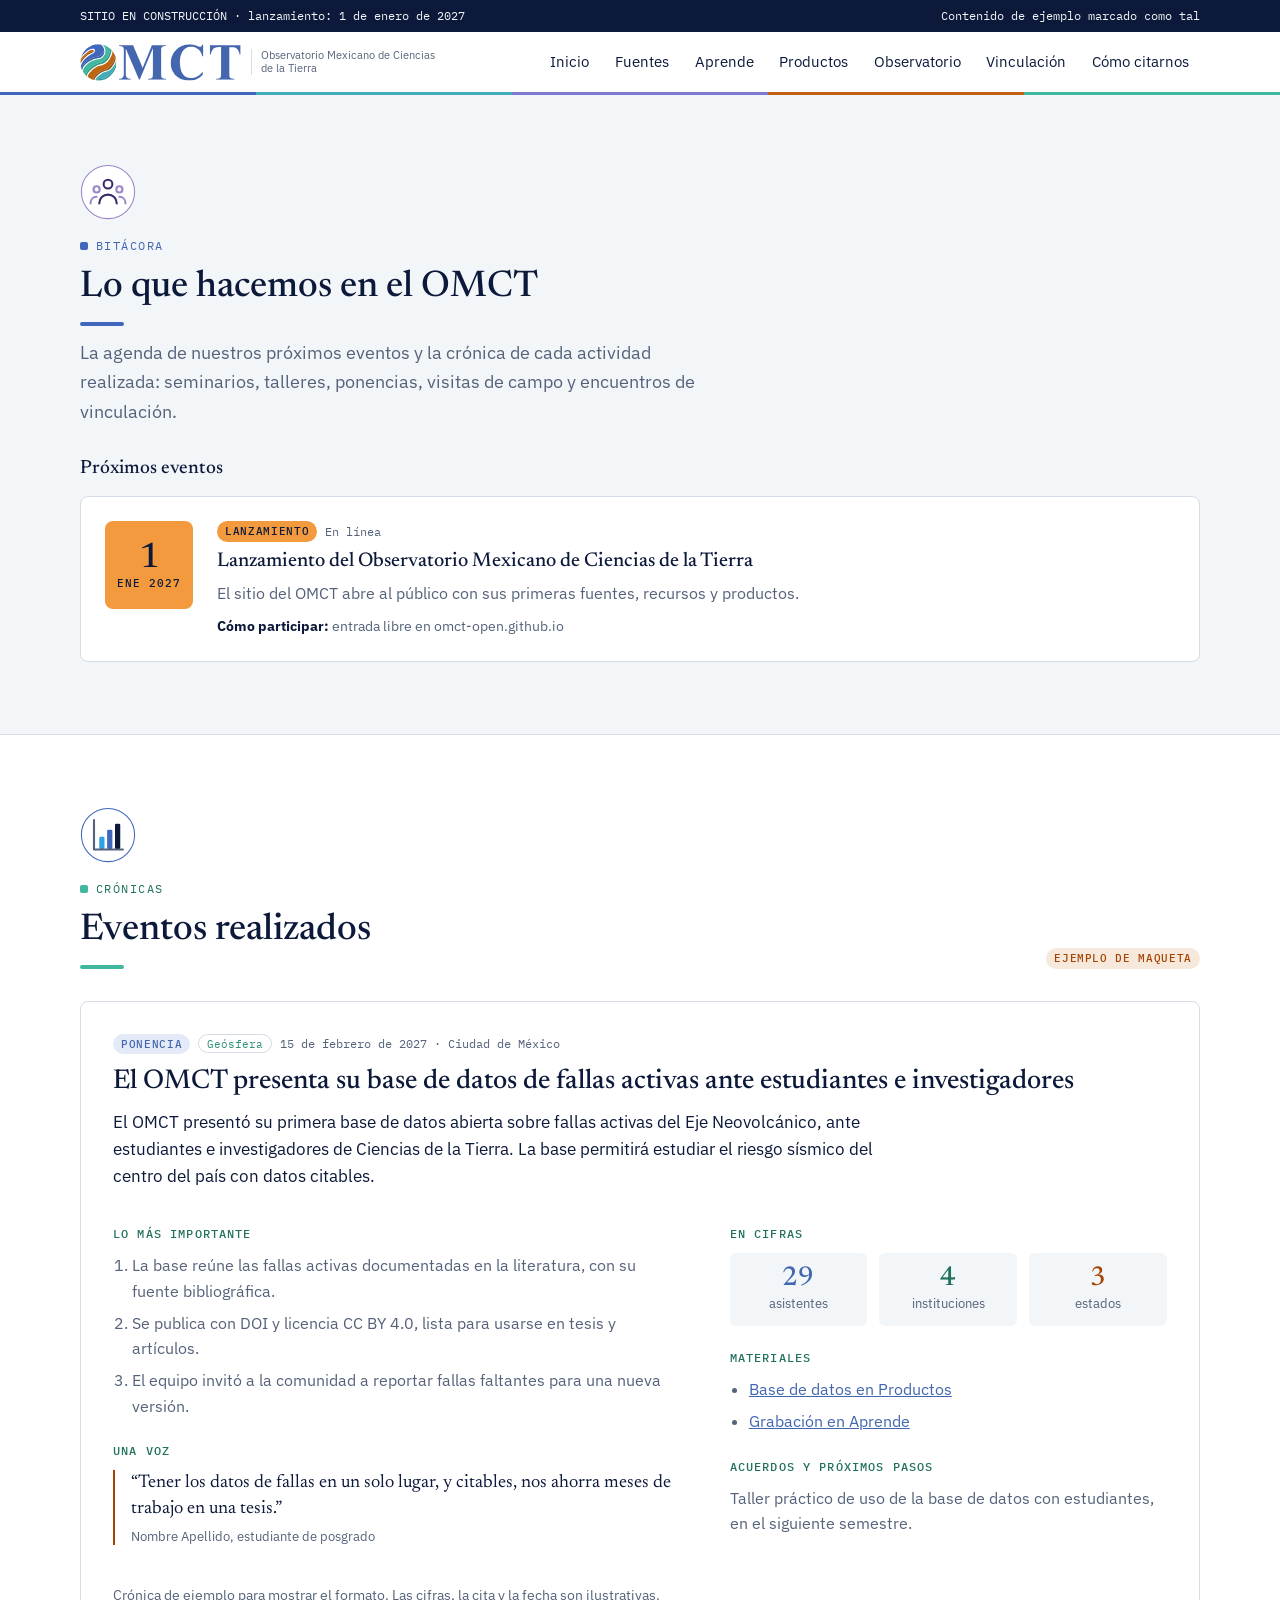
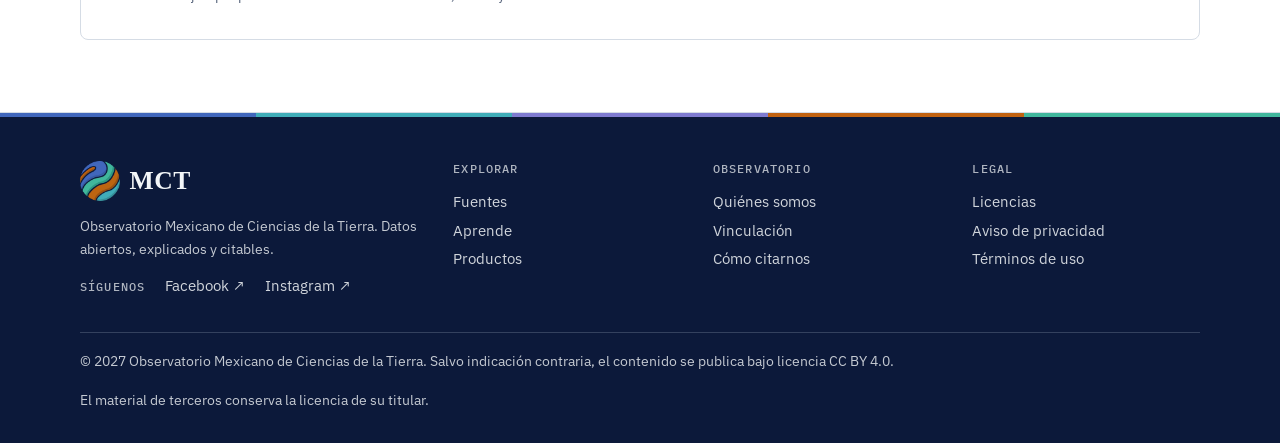
<file: bitacora.html>
<!doctype html>
<html lang="es-MX">
<head>
<meta charset="utf-8">
<meta name="viewport" content="width=device-width, initial-scale=1, viewport-fit=cover">
<title>Bitácora · OMCT</title>
<meta name="description" content="Agenda de próximos eventos y crónicas de las actividades del Observatorio Mexicano de Ciencias de la Tierra.">
<meta name="robots" content="noindex, nofollow">
<meta property="og:title" content="Bitácora · OMCT">
<meta property="og:description" content="Agenda de próximos eventos y crónicas de las actividades del OMCT.">
<meta property="og:type" content="website">
<meta property="og:locale" content="es_MX">
<link rel="icon" href="favicon-64.png" type="image/png">
<link rel="apple-touch-icon" href="apple-touch-icon.png">
<meta property="og:image" content="https://omct-open.github.io/omct-isotipo-512.png">
<link rel="preconnect" href="https://fonts.googleapis.com">
<link rel="preconnect" href="https://fonts.gstatic.com" crossorigin>
<link rel="stylesheet" href="https://fonts.googleapis.com/css2?family=Newsreader:ital,opsz,wght@0,6..72,400;0,6..72,500;0,6..72,600;1,6..72,400;1,6..72,500&family=IBM+Plex+Sans:wght@400;500;600&family=IBM+Plex+Mono:wght@400;500&display=swap">
<link rel="stylesheet" href="styles.css?v=24">
</head>
<body data-page="bitacora">

<div class="proto"><div class="wrap"><span>SITIO EN CONSTRUCCIÓN · lanzamiento: 1 de enero de 2027</span><span>Contenido de ejemplo marcado como tal</span></div></div>

<header class="site">
  <div class="wrap">
    <a class="brand" href="index.html">
      <img class="brand-img" src="omct-imagotipo.svg" alt="OMCT" width="160" height="37"><small>Observatorio Mexicano de Ciencias de la Tierra</small>
    </a>
    <button class="menu-btn" id="menuBtn" aria-expanded="false" aria-controls="mainNav">Menú</button>
    <nav class="main" id="mainNav" aria-label="Principal">
      <a href="index.html" data-p="inicio">Inicio</a>
      <a href="fuentes.html" data-p="fuentes">Fuentes</a>
      <a href="aprende.html" data-p="aprende">Aprende</a>
      <a href="productos.html" data-p="productos">Productos</a>
      <a href="observatorio.html" data-p="observatorio">Observatorio</a>
      <a href="vinculacion.html" data-p="vinculacion">Vinculación</a>
      <a href="citar.html" data-p="citar">Cómo citarnos</a>
    </nav>
  </div>
</header>

<main>
<section>
  <div class="band">
    <div class="wrap">
      <div class="head"><span class="head-ic" data-ic="comunidad" aria-hidden="true"></span><span class="eyebrow">Bitácora</span><h2>Lo que hacemos en el OMCT</h2><p class="lead">La agenda de nuestros próximos eventos y la crónica de cada actividad realizada: seminarios, talleres, ponencias, visitas de campo y encuentros de vinculación.</p></div>
      <h3 class="sub">Próximos eventos</h3>
      <div class="agenda">
        <article class="event">
          <div class="event-date" aria-hidden="true"><b>1</b><span>ene 2027</span></div>
          <div class="event-body">
            <div class="meta"><span class="pill naranja">Lanzamiento</span><span class="mono time">En línea</span></div>
            <h3>Lanzamiento del Observatorio Mexicano de Ciencias de la Tierra</h3>
            <p>El sitio del OMCT abre al público con sus primeras fuentes, recursos y productos.</p>
            <p class="event-how"><b>Cómo participar:</b> entrada libre en omct-open.github.io</p>
          </div>
        </article>
      </div>
    </div>
  </div>
  <div class="band alt">
    <div class="wrap">
      <div class="head" style="display:flex;justify-content:space-between;align-items:end;gap:var(--s4);flex-wrap:wrap">
        <div style="display:grid;gap:var(--s3)"><span class="head-ic" data-ic="graficas" aria-hidden="true"></span><span class="eyebrow">Crónicas</span><h2>Eventos realizados</h2></div>
        <span class="pill ochre">Ejemplo de maqueta</span>
      </div>
      <article class="cronica" id="cronica-ejemplo">
        <header>
          <div class="meta"><span class="pill blue">Ponencia</span><span class="esf-tag">Geósfera</span><span class="mono time">15 de febrero de 2027 · Ciudad de México</span></div>
          <h3>El OMCT presenta su base de datos de fallas activas ante estudiantes e investigadores</h3>
          <p class="cronica-lead">El OMCT presentó su primera base de datos abierta sobre fallas activas del Eje Neovolcánico, ante estudiantes e investigadores de Ciencias de la Tierra. La base permitirá estudiar el riesgo sísmico del centro del país con datos citables.</p>
        </header>
        <div class="cronica-grid">
          <div>
            <h4>Lo más importante</h4>
            <ol>
              <li>La base reúne las fallas activas documentadas en la literatura, con su fuente bibliográfica.</li>
              <li>Se publica con DOI y licencia CC BY 4.0, lista para usarse en tesis y artículos.</li>
              <li>El equipo invitó a la comunidad a reportar fallas faltantes para una nueva versión.</li>
            </ol>
            <h4>Una voz</h4>
            <blockquote class="cronica-quote">“Tener los datos de fallas en un solo lugar, y citables, nos ahorra meses de trabajo en una tesis.”<cite>Nombre Apellido, estudiante de posgrado</cite></blockquote>
          </div>
          <div>
            <h4>En cifras</h4>
            <dl class="cifras">
              <div><dt>40</dt><dd>asistentes</dd></div>
              <div><dt>6</dt><dd>instituciones</dd></div>
              <div><dt>4</dt><dd>estados</dd></div>
            </dl>
            <h4>Materiales</h4>
            <ul class="cronica-links">
              <li><a href="productos.html">Base de datos en Productos</a></li>
              <li><a href="aprende.html">Grabación en Aprende</a></li>
            </ul>
            <h4>Acuerdos y próximos pasos</h4>
            <p>Taller práctico de uso de la base de datos con estudiantes, en el siguiente semestre.</p>
          </div>
        </div>
        <p class="note">Crónica de ejemplo para mostrar el formato. Las cifras, la cita y la fecha son ilustrativas.</p>
      </article>
    </div>
  </div>
</section>
</main>

<footer class="site">
  <div class="wrap">
    <div class="foot-grid">
      <div style="display:grid;gap:var(--s3);align-content:start">
        <div class="brand foot-brand"><img src="omct-isotipo-128.png" alt="O" width="40" height="40"><b>MCT</b></div>
        <p>Observatorio Mexicano de Ciencias de la Tierra. Datos abiertos, explicados y citables.</p>
      </div>
      <div><h4>Explorar</h4><a href="fuentes.html">Fuentes</a><a href="aprende.html">Aprende</a><a href="productos.html">Productos</a></div>
      <div><h4>Observatorio</h4><a href="observatorio.html">Quiénes somos</a><a href="vinculacion.html">Vinculación</a><a href="citar.html">Cómo citarnos</a></div>
      <div><h4>Legal</h4><a href="citar.html">Licencias</a><a href="privacidad.html">Aviso de privacidad</a><a href="terminos.html">Términos de uso</a></div>
    </div>
    <div class="legalline">
      <p>© 2027 Observatorio Mexicano de Ciencias de la Tierra. Salvo indicación contraria, el contenido se publica bajo licencia CC BY 4.0.</p>
      <p>El material de terceros conserva la licencia de su titular.</p>
      <p class="visits" id="visits" hidden></p>
    </div>
  </div>
</footer>

<div class="toast" id="toast" hidden></div>
<script data-goatcounter="https://omct-open.goatcounter.com/count" async src="//gc.zgo.at/count.js"></script>
<script src="main.js?v=16"></script>
</body>
</html>
</file>
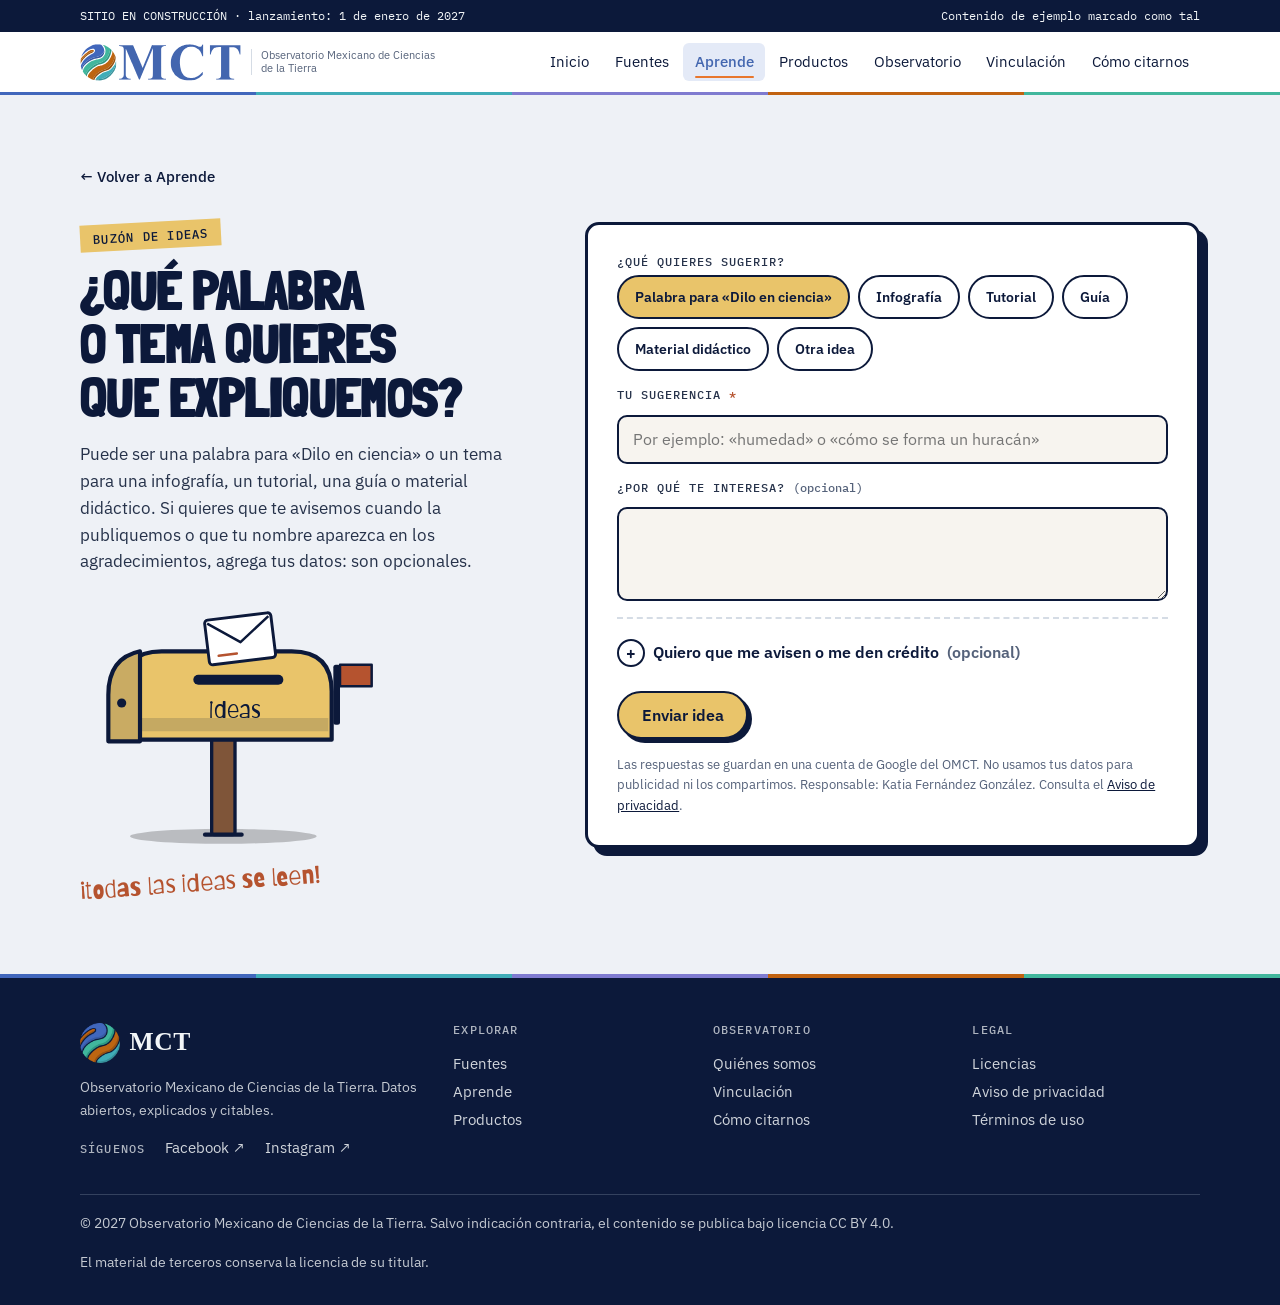
<file: buzon.html>
<!doctype html>
<html lang="es-MX">
<head>
<meta charset="utf-8">
<meta name="viewport" content="width=device-width, initial-scale=1, viewport-fit=cover">
<title>Buzón de ideas · OMCT</title>
<meta name="description" content="Buzón de ideas del OMCT: sugiere una palabra o un tema para que lo expliquemos en Aprende.">
<meta name="robots" content="noindex, nofollow">
<meta property="og:title" content="Buzón de ideas · OMCT">
<meta property="og:description" content="Sugiere una palabra o un tema para que lo expliquemos.">
<meta property="og:type" content="website">
<meta property="og:locale" content="es_MX">
<link rel="icon" href="favicon-64.png" type="image/png">
<link rel="apple-touch-icon" href="apple-touch-icon.png">
<meta property="og:image" content="https://omct-open.github.io/omct-isotipo-512.png">
<link rel="preconnect" href="https://fonts.googleapis.com">
<link rel="preconnect" href="https://fonts.gstatic.com" crossorigin>
<link rel="stylesheet" href="https://fonts.googleapis.com/css2?family=Newsreader:ital,opsz,wght@0,6..72,400;0,6..72,500;0,6..72,600;1,6..72,400;1,6..72,500&family=IBM+Plex+Sans:wght@400;500;600&family=IBM+Plex+Mono:wght@400;500&family=Londrina+Solid:wght@400;900&family=Barriecito&display=swap">
<link rel="stylesheet" href="styles.css?v=25">
<style>
/* ===== Buzón de ideas · página propia (se abre desde el buzón al final de cada recurso de Aprende) =====
   El color cambia con la esfera del recurso de origen (?e=geo · atm); por defecto, noche + azufre. */
.bzp{--t-bg:#0C193A;--t-acc:#E9C46A;--t-flag:#B5532F;--t-post:#7F5539;--t-soft:#DCE3EE;--t-shadow:#0C193A;--t-sbg:#EEF1F6;--t-ink:#0C193A;--t-p:#26324A;--t-say:#B5532F}
[data-e="geo"] .bzp{--t-bg:#5E3A2E;--t-acc:#E9C46A;--t-flag:#B5532F;--t-post:#7F5539;--t-soft:#EADBC8;--t-shadow:#5E3A2E;--t-sbg:#F5EEE4;--t-ink:#5E3A2E;--t-p:#4a2f25;--t-say:#B5532F}
[data-e="atm"] .bzp{--t-bg:#2B5C8A;--t-acc:#F2B84B;--t-flag:#E07A5F;--t-post:#1D3F60;--t-soft:#DCEBF6;--t-shadow:#1D3F60;--t-sbg:#E8F2F9;--t-ink:#0C193A;--t-p:#16304D;--t-say:#1D3F60}
.bzp .bz{--bz-bg:var(--t-bg);--bz-acc:var(--t-acc);--bz-soft:var(--t-soft);--bz-shadow:var(--t-shadow);--bz-focus:var(--t-acc);--bzx-acc:var(--t-acc);--bzx-flag:var(--t-flag);--bzx-post:var(--t-post);min-height:calc(100svh - 120px)}
/* fondo suave de la esfera con sobres a la deriva (igual que la franja del buzón en los recursos) */
.bzp .bz{background:var(--t-sbg);color:var(--t-ink);isolation:isolate}
.bzp .bz-intro h1{color:var(--t-ink)}
.bzp .bz-intro p{color:var(--t-p)}
.bzp .bz-intro .bz-hand{color:var(--t-say)}
.bzp-back a{color:var(--t-ink)}
.bzp .spark{stroke:var(--t-say)}
.bzx-env{position:absolute;inset:0;z-index:-1;pointer-events:none;overflow:hidden;color:var(--t-ink);opacity:.15;transition:opacity .4s}
.bzx-env span{position:absolute;left:var(--x);top:105%;width:var(--s);animation:bzxSube var(--d) linear infinite;animation-delay:var(--t)}
.bzx-env span svg{display:block;width:100%;height:auto;overflow:visible;animation:bzxVaiven 5.5s ease-in-out infinite alternate;transform:rotate(var(--r))}
@keyframes bzxSube{0%{top:105%;opacity:0}10%,85%{opacity:1}100%{top:-12%;opacity:0}}
@keyframes bzxVaiven{from{transform:translateX(-10px) rotate(var(--r))}to{transform:translateX(10px) rotate(calc(var(--r) * -1))}}
@media (prefers-reduced-motion:reduce){.bzx-env span{animation:none;top:var(--y)}.bzx-env span svg{animation:none}}
.bzp-back{margin:0 0 clamp(1.2rem,3vw,2rem)}
.bzp-back a{color:var(--t-ink);font-weight:500;text-decoration:none;font-size:.95rem}.bzp-back a:hover{text-decoration:underline}
.bz-intro h1{margin:0;font-family:'Londrina Solid',Impact,sans-serif;font-weight:900;font-size:clamp(2.2rem,4.6vw,3.4rem);line-height:.98;text-transform:uppercase;color:#fff}
.bzp-art{width:100%;max-width:300px;margin-top:.4rem}
.bzp-art svg{display:block;width:100%;height:auto;overflow:visible}
.bzp .flag{transform-origin:308px 150px;transform:rotate(0);transition:transform .5s cubic-bezier(.3,1.6,.5,1)}
.bzp .bob{animation:bzpBob 2.4s ease-in-out infinite}
@keyframes bzpBob{50%{transform:translateY(-6px)}}
.bzp .spark{opacity:0}
.bzp .sent .env{animation:bzpDrop 2.6s ease-in-out}
.bzp .sent .flag{transform:rotate(-90deg)}
.bzp .sent .spark{animation:bzpSpark 2.6s ease-out}
@keyframes bzpDrop{0%{transform:none}28%,72%{transform:translateY(74px)}100%{transform:none}}
@keyframes bzpSpark{20%{opacity:0}35%,60%{opacity:1}80%{opacity:0}}
@media (max-width:860px){.bzp-art{max-width:170px}}
/* --- Buzón de ideas (fondo pleno de la esfera; envía a Google Forms del OMCT) --- */
.bz{background:var(--bz-bg);color:#fff;position:relative;overflow:hidden}
.bz .wrap{padding-block:clamp(2.8rem,6vw,4.5rem)}
.bz-grid{display:grid;grid-template-columns:minmax(0,.85fr) minmax(0,1.15fr);gap:clamp(1.5rem,4vw,3.5rem);align-items:start}
@media (max-width:860px){.bz-grid{grid-template-columns:1fr}}
.bz-intro{display:grid;gap:var(--s4);align-content:start}
.bz-tag{justify-self:start;font:500 .78rem var(--f-mono);letter-spacing:.1em;text-transform:uppercase;padding:.35rem .8rem;background:var(--bz-acc);color:#0C193A;transform:rotate(-3deg)}
.bz-intro h2{margin:0;font-family:'Londrina Solid',Impact,sans-serif;font-weight:900;font-size:clamp(2rem,4vw,3rem);line-height:.98;text-transform:uppercase;color:#fff}
.bz-intro p{margin:0;font-size:1.05rem;color:var(--bz-soft);max-width:30rem}
.bz-intro .bz-hand{font-family:'Barriecito','Comic Sans MS',cursive;font-size:1.5rem;color:var(--bz-acc);transform:rotate(-4deg);justify-self:start}
.bz-form{display:grid;gap:var(--s4);background:#fff;color:#0C193A;border:3px solid #0C193A;border-radius:14px;padding:clamp(1.1rem,3vw,1.8rem);box-shadow:8px 8px 0 var(--bz-shadow)}
.bz-field{display:grid;gap:.4rem;border:0;margin:0;padding:0;min-width:0}
.bz-field>span,.bz-field legend{font:500 .76rem var(--f-mono);letter-spacing:.08em;text-transform:uppercase;color:#26324A;padding:0;margin-bottom:.4rem}
.bz-field b{color:#B5532F;font-weight:500}.bz-field i,.bz-more i{font-style:normal;text-transform:none;letter-spacing:0;color:#55627A}
.bz-field input,.bz-field textarea{font:400 16px/1.4 var(--f-body);color:#0C193A;background:#F7F4EF;border:2px solid #0C193A;border-radius:10px;padding:.7rem .85rem;width:100%;min-height:44px}
.bz-field textarea{resize:vertical}
.bz-field input:focus-visible,.bz-field textarea:focus-visible,.bz-opt input:focus-visible+span,.bz-check input:focus-visible,.bz-btn:focus-visible,.bz-more summary:focus-visible{outline:3px solid var(--bz-focus);outline-offset:2px}
.bz-field [aria-invalid="true"]{border-color:#B5532F;background:#FBEDE7}
.bz-opts{display:flex;flex-wrap:wrap;gap:.5rem}
.bz-opt{position:relative}
.bz-opt input{position:absolute;opacity:0;inset:0;margin:0;cursor:pointer}
.bz-opt span{display:inline-flex;align-items:center;min-height:44px;padding:.45rem 1rem;border-radius:99px;border:2px solid #0C193A;font:600 .88rem var(--f-body);background:#fff;transition:transform .15s,background .2s}
.bz-opt:hover span{transform:translateY(-2px)}
.bz-opt input:checked+span{background:var(--bz-acc)}
.bz-more{border-top:2px dashed #D5DCE5;padding-top:var(--s3)}
.bz-more summary{cursor:pointer;font-weight:600;min-height:44px;display:flex;align-items:center;gap:.5rem;list-style:none}
.bz-more summary::-webkit-details-marker{display:none}
.bz-more summary::before{content:"+";display:inline-grid;place-items:center;width:24px;height:24px;border-radius:50%;border:2px solid #0C193A;font:600 1rem/1 var(--f-mono);flex:none}
.bz-more[open] summary::before{content:"−"}
.bz-more>*+*{margin-top:var(--s3)}
.bz-two{display:grid;grid-template-columns:repeat(2,minmax(0,1fr));gap:var(--s3)}
@media (max-width:520px){.bz-two{grid-template-columns:1fr}}
.bz-check{display:flex;gap:.6rem;align-items:flex-start;font-size:.92rem;line-height:1.4}
.bz-check input{width:22px;height:22px;flex:none;margin-top:.1rem;accent-color:#0C193A}
.bz-check.err span{color:#B5532F}
.bz-hp{position:absolute;left:-9999px;width:1px;height:1px;opacity:0}
.bz-send{display:flex;flex-wrap:wrap;align-items:center;gap:var(--s3)}
.bz-btn{font:600 1rem var(--f-body);min-height:48px;padding:.6rem 1.4rem;border-radius:99px;border:2px solid #0C193A;background:var(--bz-acc);color:#0C193A;cursor:pointer;box-shadow:4px 4px 0 #0C193A;transition:transform .15s,box-shadow .15s}
.bz-btn:hover{transform:translate(-1px,-1px);box-shadow:5px 5px 0 #0C193A}
.bz-btn:active{transform:translate(3px,3px);box-shadow:1px 1px 0 #0C193A}
.bz-btn[disabled]{opacity:.6;cursor:progress}
.bz-msg{margin:0;font-size:.95rem;font-weight:500}
.bz-msg.ok{color:#1F6E5C}.bz-msg.no{color:#B5532F}
.bz-legal{margin:0;font-size:.8rem;color:#55627A}
.bz-legal a,.bz-check a{color:#0C193A}
@media (prefers-reduced-motion:reduce){.bzp *{animation:none!important;transition:none!important}}
</style>
<script>(function(){try{var e=new URLSearchParams(location.search).get("e");if(/^(geo|atm)$/.test(e||""))document.documentElement.setAttribute("data-e",e)}catch(x){}})();</script>
</head>
<body data-page="aprende">

<div class="proto"><div class="wrap"><span>SITIO EN CONSTRUCCIÓN · lanzamiento: 1 de enero de 2027</span><span>Contenido de ejemplo marcado como tal</span></div></div>

<header class="site">
  <div class="wrap">
    <a class="brand" href="index.html">
      <img class="brand-img" src="omct-imagotipo.svg" alt="OMCT" width="160" height="37"><small>Observatorio Mexicano de Ciencias de la Tierra</small>
    </a>
    <button class="menu-btn" id="menuBtn" aria-expanded="false" aria-controls="mainNav">Menú</button>
    <nav class="main" id="mainNav" aria-label="Principal">
      <a href="index.html" data-p="inicio">Inicio</a>
      <a href="fuentes.html" data-p="fuentes">Fuentes</a>
      <a href="aprende.html" data-p="aprende">Aprende</a>
      <a href="productos.html" data-p="productos">Productos</a>
      <a href="observatorio.html" data-p="observatorio">Observatorio</a>
      <a href="vinculacion.html" data-p="vinculacion">Vinculación</a>
      <a href="citar.html" data-p="citar">Cómo citarnos</a>
    </nav>
  </div>
</header>

<main class="bzp">
<section class="bz" id="bzHero" aria-labelledby="bzT">
  <div class="bzx-env" aria-hidden="true"><svg width="0" height="0" style="position:absolute" focusable="false"><symbol id="bzxSob" viewBox="0 0 44 30"><rect x="2" y="2" width="40" height="26" rx="3" fill="#fff" fill-opacity=".3" stroke="currentColor" stroke-width="2.5"/><path d="M3.5 4 22 17 40.5 4" fill="none" stroke="currentColor" stroke-width="2.5" stroke-linejoin="round"/></symbol></svg><span style="--x:3%;--s:34px;--d:24s;--t:-2s;--r:-8deg;--y:72%"><svg viewBox="0 0 44 30"><use href="#bzxSob"/></svg></span><span style="--x:10%;--s:26px;--d:30s;--t:-17s;--r:6deg;--y:30%"><svg viewBox="0 0 44 30"><use href="#bzxSob"/></svg></span><span style="--x:21%;--s:40px;--d:27s;--t:-9s;--r:-5deg;--y:58%"><svg viewBox="0 0 44 30"><use href="#bzxSob"/></svg></span><span style="--x:33%;--s:24px;--d:33s;--t:-25s;--r:9deg;--y:18%"><svg viewBox="0 0 44 30"><use href="#bzxSob"/></svg></span><span style="--x:41%;--s:30px;--d:28s;--t:-4s;--r:-6deg;--y:46%"><svg viewBox="0 0 44 30"><use href="#bzxSob"/></svg></span><span style="--x:87%;--s:36px;--d:25s;--t:-13s;--r:-7deg;--y:80%"><svg viewBox="0 0 44 30"><use href="#bzxSob"/></svg></span><span style="--x:95%;--s:28px;--d:29s;--t:-21s;--r:5deg;--y:40%"><svg viewBox="0 0 44 30"><use href="#bzxSob"/></svg></span></div>
  <div class="wrap">
    <p class="bzp-back"><a id="bzBack" href="aprende.html">← Volver a Aprende</a></p>
    <div class="bz-grid">
      <div class="bz-intro">
        <span class="bz-tag">Buzón de ideas</span>
        <h1 id="bzT">¿Qué palabra o tema quieres que expliquemos?</h1>
        <p>Puede ser una palabra para «Dilo en ciencia» o un tema para una infografía, un tutorial, una guía o material didáctico. Si quieres que te avisemos cuando la publiquemos o que tu nombre aparezca en los agradecimientos, agrega tus datos: son opcionales.</p>
        <div class="bzp-art">
          <svg viewBox="0 0 360 300" aria-hidden="true" focusable="false">
            <defs><clipPath id="bzpClip"><rect x="0" y="-220" width="340" height="318"/></clipPath></defs>
            <ellipse cx="172" cy="286" rx="112" ry="9" fill="rgba(0,0,0,.22)"/>
            <rect x="158" y="150" width="28" height="134" rx="3" fill="var(--bzx-post)" stroke="#0C193A" stroke-width="4"/>
            <path d="M150 284h44" stroke="#0C193A" stroke-width="5" stroke-linecap="round"/>
            <path d="M50 170V112Q50 64 98 64H254Q302 64 302 112V170Z" fill="var(--bzx-acc)" stroke="#0C193A" stroke-width="5" stroke-linejoin="round"/>
            <path d="M54 152H298" stroke="rgba(12,25,58,.16)" stroke-width="16"/>
            <path d="M34 172V116Q34 72 72 64V172Z" fill="var(--bzx-acc)" stroke="#0C193A" stroke-width="5" stroke-linejoin="round"/>
            <path d="M34 172V116Q34 72 72 64V172Z" fill="rgba(12,25,58,.14)"/>
            <circle cx="50" cy="126" r="5.5" fill="#0C193A"/>
            <text x="186" y="144" text-anchor="middle" font-family="Barriecito,'Comic Sans MS',cursive" font-size="27" fill="#0C193A">ideas</text>
            <rect x="136" y="92" width="108" height="12" rx="6" fill="#0C193A"/>
            <g clip-path="url(#bzpClip)"><g class="bob"><g class="env"><g transform="translate(152 22) rotate(-7 40 26)">
              <rect width="80" height="54" rx="4" fill="#fff" stroke="#0C193A" stroke-width="3.5"/>
              <path d="M3 4L40 31L77 4" fill="none" stroke="#0C193A" stroke-width="3" stroke-linejoin="round"/>
              <path d="M12 44h22" stroke="var(--bzx-flag)" stroke-width="3" stroke-linecap="round"/>
            </g></g></g></g>
            <g class="flag"><rect x="304" y="80" width="8" height="72" rx="3" fill="#0C193A"/><path d="M312 80h38v26h-38z" fill="var(--bzx-flag)" stroke="#0C193A" stroke-width="3" stroke-linejoin="round"/></g>
            <g class="spark" stroke="var(--bzx-say)" stroke-width="4" stroke-linecap="round"><path d="M124 40l-12-10M120 66h-16M250 36l10-12"/></g>
          </svg>
        </div>
        <p class="bz-hand" aria-hidden="true">¡todas las ideas se leen!</p>
      </div>
      <form class="bz-form" id="bzForm" novalidate aria-labelledby="bzT">
        <fieldset class="bz-field"><legend>¿Qué quieres sugerir?</legend><div class="bz-opts"><label class="bz-opt"><input type="radio" name="bzTipo" value="palabra" data-form="Una palabra para «Dilo en ciencia»" checked><span>Palabra para «Dilo en ciencia»</span></label><label class="bz-opt"><input type="radio" name="bzTipo" value="infografia" data-form="Un tema para una infografía"><span>Infografía</span></label><label class="bz-opt"><input type="radio" name="bzTipo" value="tutorial" data-form="Un tema para un tutorial"><span>Tutorial</span></label><label class="bz-opt"><input type="radio" name="bzTipo" value="guia" data-form="Un tema para una guía"><span>Guía</span></label><label class="bz-opt"><input type="radio" name="bzTipo" value="material" data-form="Un tema para material didáctico"><span>Material didáctico</span></label><label class="bz-opt"><input type="radio" name="bzTipo" value="otra" data-form="Otra idea"><span>Otra idea</span></label></div></fieldset>
        <label class="bz-field" for="bzIdea"><span>Tu sugerencia <b>*</b></span><input id="bzIdea" name="idea" type="text" maxlength="120" required placeholder="Por ejemplo: «humedad» o «cómo se forma un huracán»"></label>
        <label class="bz-field" for="bzPor"><span>¿Por qué te interesa? <i>(opcional)</i></span><textarea id="bzPor" name="por" rows="3" maxlength="600"></textarea></label>
        <details class="bz-more" id="bzMore">
          <summary>Quiero que me avisen o me den crédito <i>(opcional)</i></summary>
          <div class="bz-two">
            <label class="bz-field" for="bzNom"><span>Nombre</span><input id="bzNom" name="nombre" type="text" maxlength="80" autocomplete="name"></label>
            <label class="bz-field" for="bzMail"><span>Correo electrónico</span><input id="bzMail" name="correo" type="email" maxlength="120" autocomplete="email" inputmode="email"></label>
          </div>
          <label class="bz-check"><input id="bzOk" type="checkbox"><span>Acepto que el OMCT use mi nombre y correo solo para avisarme cuando se publique mi idea y darme crédito, conforme al <a href="privacidad.html">Aviso de privacidad</a>.</span></label>
        </details>
        <input class="bz-hp" type="text" name="sitio" tabindex="-1" autocomplete="off" aria-hidden="true">
        <div class="bz-send"><button class="bz-btn" type="submit" id="bzBtn">Enviar idea</button><p class="bz-msg" id="bzMsg" role="status" aria-live="polite"></p></div>
        <p class="bz-legal">Las respuestas se guardan en una cuenta de Google del OMCT. No usamos tus datos para publicidad ni los compartimos. Responsable: Katia Fernández González. Consulta el <a href="privacidad.html">Aviso de privacidad</a>.</p>
      </form>
    </div>
  </div>
</section>
</main>

<footer class="site">
  <div class="wrap">
    <div class="foot-grid">
      <div style="display:grid;gap:var(--s3);align-content:start">
        <div class="brand foot-brand"><img src="omct-isotipo-128.png" alt="O" width="40" height="40"><b>MCT</b></div>
        <p>Observatorio Mexicano de Ciencias de la Tierra. Datos abiertos, explicados y citables.</p>
      </div>
      <div><h4>Explorar</h4><a href="fuentes.html">Fuentes</a><a href="aprende.html">Aprende</a><a href="productos.html">Productos</a></div>
      <div><h4>Observatorio</h4><a href="observatorio.html">Quiénes somos</a><a href="vinculacion.html">Vinculación</a><a href="citar.html">Cómo citarnos</a></div>
      <div><h4>Legal</h4><a href="citar.html">Licencias</a><a href="privacidad.html">Aviso de privacidad</a><a href="terminos.html">Términos de uso</a></div>
    </div>
    <div class="legalline">
      <p>© 2027 Observatorio Mexicano de Ciencias de la Tierra. Salvo indicación contraria, el contenido se publica bajo licencia CC BY 4.0.</p>
      <p>El material de terceros conserva la licencia de su titular.</p>
      <p class="visits" id="visits" hidden></p>
    </div>
  </div>
</footer>

<div class="toast" id="toast" hidden></div>
<script data-goatcounter="https://omct-open.goatcounter.com/count" async src="//gc.zgo.at/count.js"></script>
<script src="main.js?v=17"></script>
<script>
(function(){
  // Buzón de ideas (página buzon.html): envía a Google Forms del OMCT (omct.contacto@gmail.com). Respuestas en «Buzón de ideas · OMCT».
  var f=document.getElementById("bzForm");if(!f)return;
  var URL="https://docs.google.com/forms/d/e/1FAIpQLSdu2pqyrVhjCoN4qrTV8zMOLVUixsFBgNW0pnE1fEvxaRd7pA/formResponse";
  var E={tipo:"entry.488055283",idea:"entry.2121697076",por:"entry.1124146813",nombre:"entry.1040574841",correo:"entry.1672806866",pagina:"entry.1834509898",acepto:"entry.1901787318"};
  // Página de origen (?desde=) y tipo sugerido (?tipo=): solo rutas internas sencillas
  var Q=new URLSearchParams(location.search),FROM=Q.get("desde")||"",TIPO=Q.get("tipo")||"";
  if(!/^\/[a-z0-9-]+\.html$/.test(FROM))FROM=location.pathname;
  var NOM={"/inf-cinco-placas.html":"la infografía","/dilo-tiempo-clima.html":"Dilo en ciencia"};
  var back=document.getElementById("bzBack");
  if(back&&FROM!==location.pathname){back.href=FROM.slice(1);back.textContent="← Volver a "+(NOM[FROM]||"el recurso");}
  var pre=TIPO&&f.querySelector('input[name=bzTipo][value="'+TIPO.replace(/[^a-z]/g,"")+'"]');if(pre)pre.checked=true;
  var hero=document.getElementById("bzHero"),tmr;
  var msg=document.getElementById("bzMsg"),btn=document.getElementById("bzBtn"),idea=document.getElementById("bzIdea"),nom=document.getElementById("bzNom"),mail=document.getElementById("bzMail"),ok=document.getElementById("bzOk"),more=document.getElementById("bzMore"),last=0;
  function say(t,c){msg.textContent=t;msg.className="bz-msg"+(c?" "+c:"");}
  [idea,mail].forEach(function(x){x.addEventListener("input",function(){x.removeAttribute("aria-invalid")})});
  ok.addEventListener("change",function(){ok.closest(".bz-check").classList.remove("err")});
  f.addEventListener("submit",function(ev){
    ev.preventDefault();
    if(f.sitio.value)return;
    var v=idea.value.trim(),n=nom.value.trim(),m=mail.value.trim();
    if(!v){idea.setAttribute("aria-invalid","true");idea.focus();say("Escribe tu sugerencia antes de enviarla.","no");return;}
    if(m&&!/^[^\s@]+@[^\s@]+\.[^\s@]+$/.test(m)){more.open=true;mail.setAttribute("aria-invalid","true");mail.focus();say("Revisa tu correo electrónico.","no");return;}
    if((n||m)&&!ok.checked){more.open=true;ok.closest(".bz-check").classList.add("err");ok.focus();say("Para guardar tu nombre o correo, marca la casilla de aceptación.","no");return;}
    if(Date.now()-last<20000){say("Ya recibimos una idea hace un momento. Espera unos segundos para enviar otra.","no");return;}
    var t=f.querySelector("input[name=bzTipo]:checked"),p=new URLSearchParams();
    p.append(E.tipo,t?t.dataset.form:"Otra idea");p.append(E.idea,v);p.append(E.por,f.por.value.trim());
    if(n||m){p.append(E.nombre,n);p.append(E.correo,m);p.append(E.acepto,"Sí");}
    p.append(E.pagina,FROM);
    btn.disabled=true;say("Enviando…");
    fetch(URL,{method:"POST",mode:"no-cors",body:p}).then(function(){
      last=Date.now();f.reset();if(t)t.checked=true;more.open=false;say("¡Gracias! Enviamos tu idea al buzón del OMCT.","ok");hero.classList.remove("sent");void hero.offsetWidth;hero.classList.add("sent");clearTimeout(tmr);tmr=setTimeout(function(){hero.classList.remove("sent")},2600);
    }).catch(function(){say("No se pudo enviar. Revisa tu conexión e inténtalo de nuevo.","no");}).then(function(){btn.disabled=false;});
  });
})();
</script>
</body>
</html>
</file>
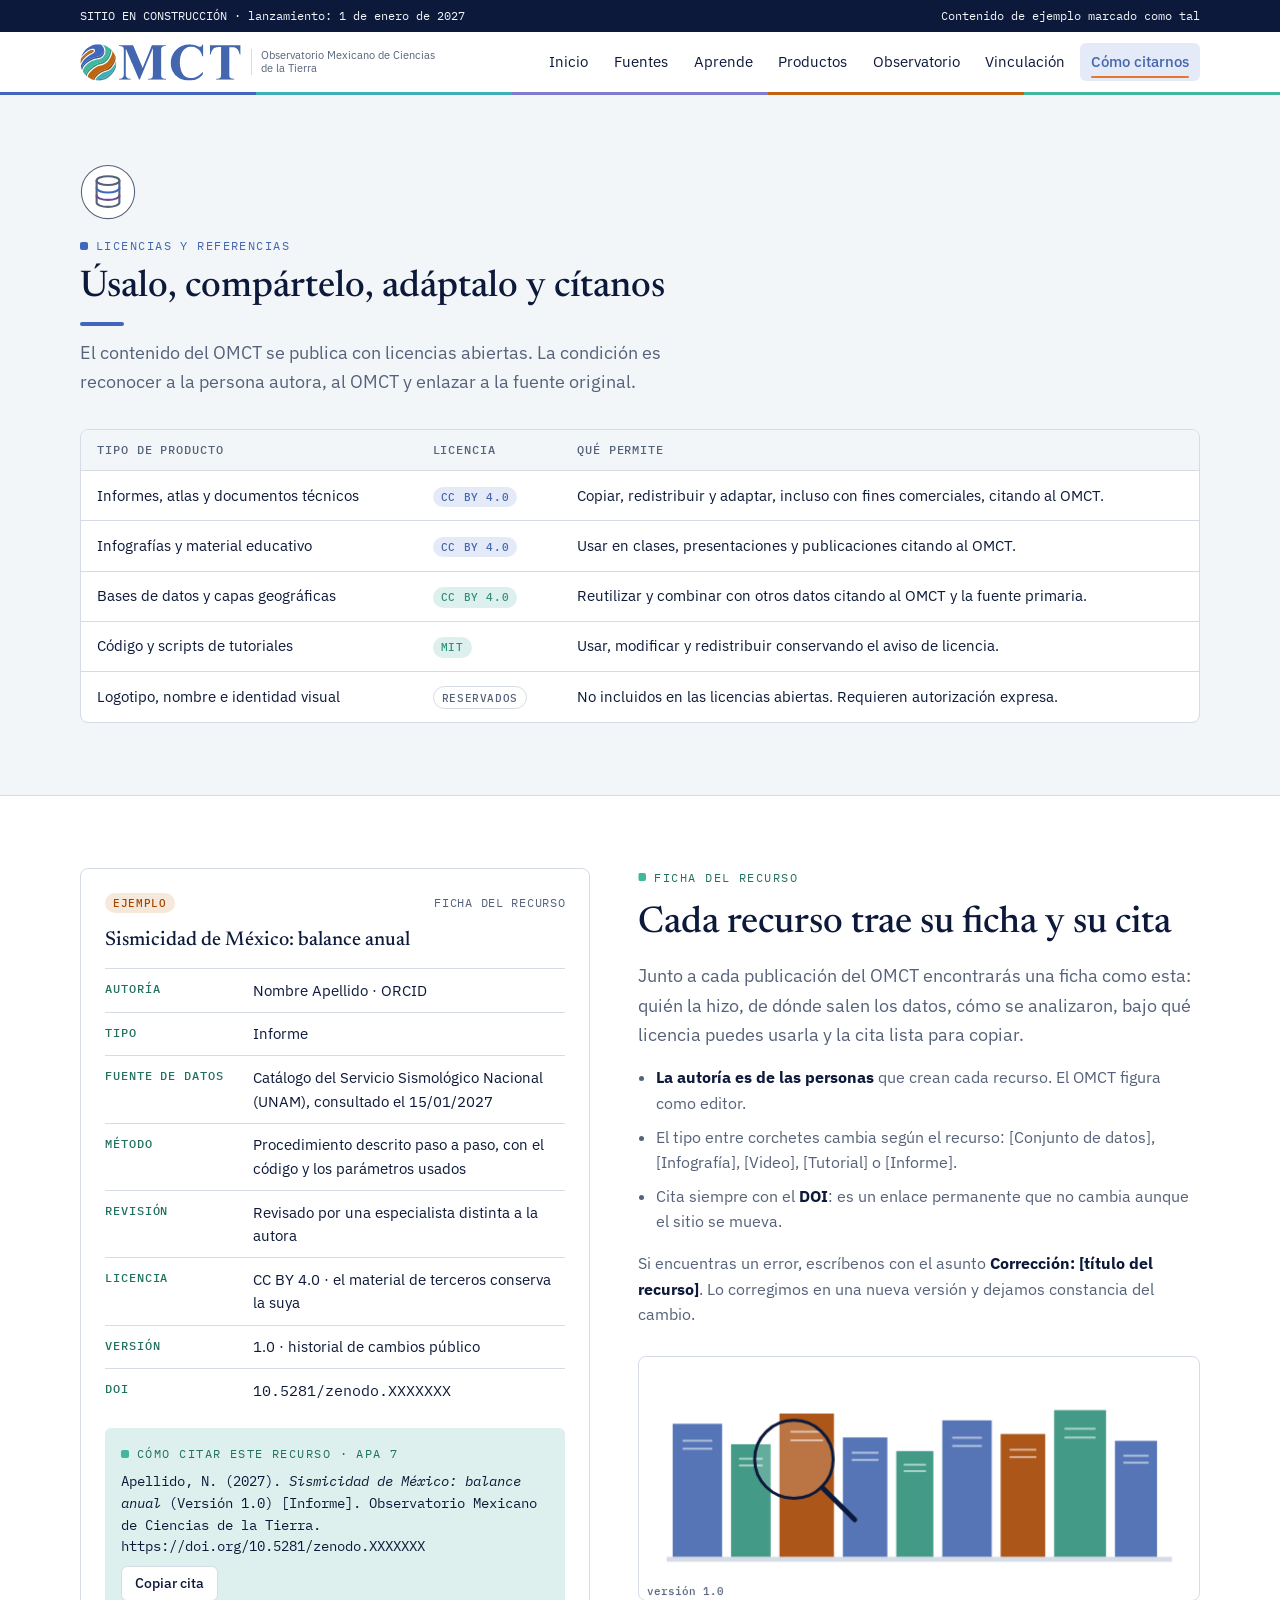
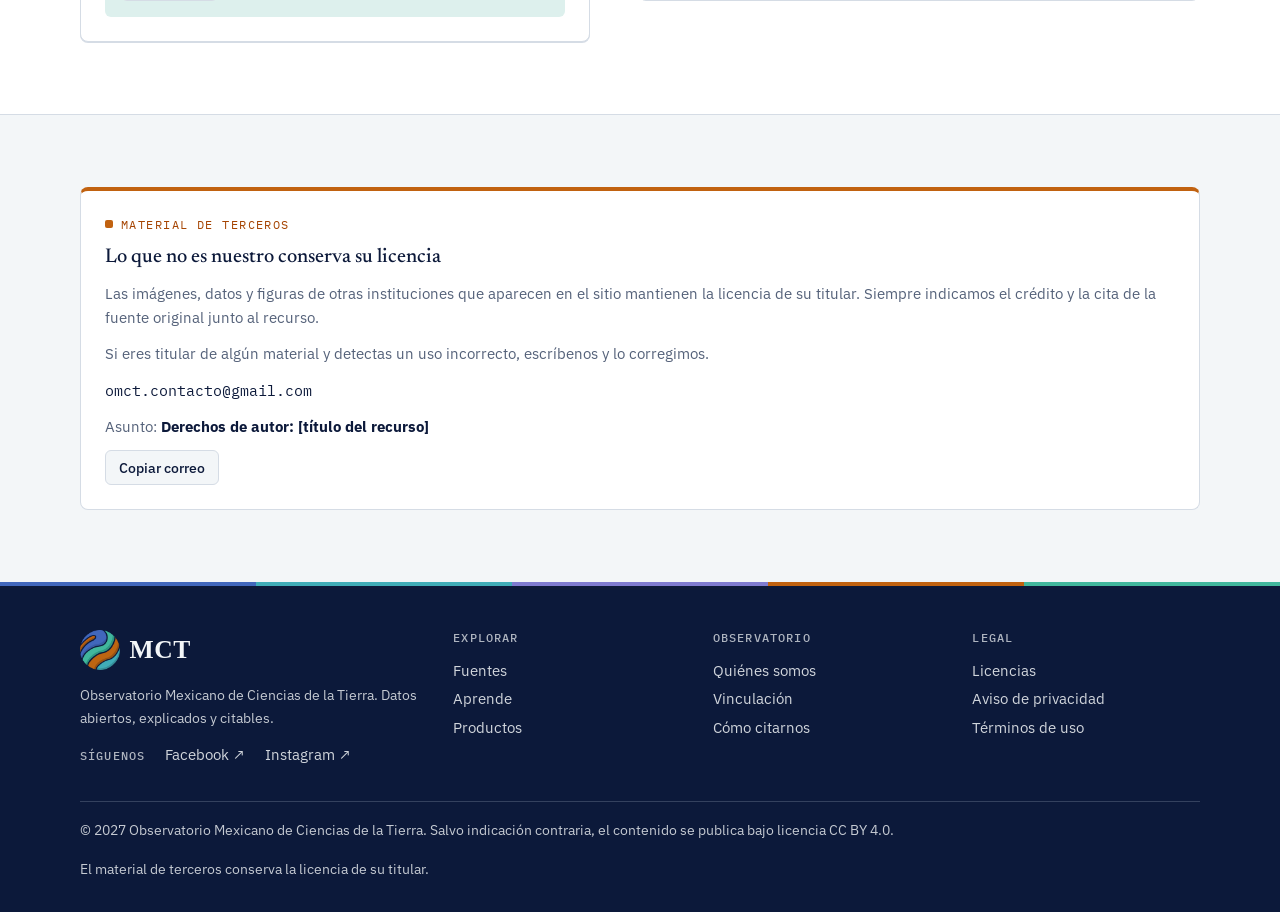
<file: citar.html>
<!doctype html>
<html lang="es-MX">
<head>
<meta charset="utf-8">
<meta name="viewport" content="width=device-width, initial-scale=1, viewport-fit=cover">
<title>Licencias y cómo citarnos · OMCT</title>
<meta name="description" content="Licencias abiertas del OMCT y formato de cita APA 7 para sus productos.">
<meta name="robots" content="noindex, nofollow">
<meta property="og:title" content="Licencias y cómo citarnos · OMCT">
<meta property="og:description" content="Licencias abiertas del OMCT y formato de cita APA 7 para sus productos.">
<meta property="og:type" content="website">
<meta property="og:locale" content="es_MX">
<link rel="icon" href="favicon-64.png" type="image/png">
<link rel="apple-touch-icon" href="apple-touch-icon.png">
<meta property="og:image" content="https://omct-open.github.io/omct-isotipo-512.png">
<link rel="preconnect" href="https://fonts.googleapis.com">
<link rel="preconnect" href="https://fonts.gstatic.com" crossorigin>
<link rel="stylesheet" href="https://fonts.googleapis.com/css2?family=Newsreader:ital,opsz,wght@0,6..72,400;0,6..72,500;0,6..72,600;1,6..72,400;1,6..72,500&family=IBM+Plex+Sans:wght@400;500;600&family=IBM+Plex+Mono:wght@400;500&display=swap">
<link rel="stylesheet" href="styles.css?v=24">
</head>
<body data-page="citar">

<div class="proto"><div class="wrap"><span>SITIO EN CONSTRUCCIÓN · lanzamiento: 1 de enero de 2027</span><span>Contenido de ejemplo marcado como tal</span></div></div>

<header class="site">
  <div class="wrap">
    <a class="brand" href="index.html">
      <img class="brand-img" src="omct-imagotipo.svg" alt="OMCT" width="160" height="37"><small>Observatorio Mexicano de Ciencias de la Tierra</small>
    </a>
    <button class="menu-btn" id="menuBtn" aria-expanded="false" aria-controls="mainNav">Menú</button>
    <nav class="main" id="mainNav" aria-label="Principal">
      <a href="index.html" data-p="inicio">Inicio</a>
      <a href="fuentes.html" data-p="fuentes">Fuentes</a>
      <a href="aprende.html" data-p="aprende">Aprende</a>
      <a href="productos.html" data-p="productos">Productos</a>
      <a href="observatorio.html" data-p="observatorio">Observatorio</a>
      <a href="vinculacion.html" data-p="vinculacion">Vinculación</a>
      <a href="citar.html" data-p="citar">Cómo citarnos</a>
    </nav>
  </div>
</header>

<main>
<section>
  <div class="band">
    <div class="wrap">
      <div class="head"><span class="head-ic" data-ic="datos" aria-hidden="true"></span><span class="eyebrow">Licencias y referencias</span><h2>Úsalo, compártelo, adáptalo y cítanos</h2><p class="lead">El contenido del OMCT se publica con licencias abiertas. La condición es reconocer a la persona autora, al OMCT y enlazar a la fuente original.</p></div>
      <div class="table-wrap">
        <table>
          <thead><tr><th>Tipo de producto</th><th>Licencia</th><th>Qué permite</th></tr></thead>
          <tbody>
            <tr><td class="org">Informes, atlas y documentos técnicos</td><td><span class="pill blue">CC BY 4.0</span></td><td>Copiar, redistribuir y adaptar, incluso con fines comerciales, citando al OMCT.</td></tr>
            <tr><td class="org">Infografías y material educativo</td><td><span class="pill blue">CC BY 4.0</span></td><td>Usar en clases, presentaciones y publicaciones citando al OMCT.</td></tr>
            <tr><td class="org">Bases de datos y capas geográficas</td><td><span class="pill teal">CC BY 4.0</span></td><td>Reutilizar y combinar con otros datos citando al OMCT y la fuente primaria.</td></tr>
            <tr><td class="org">Código y scripts de tutoriales</td><td><span class="pill teal">MIT</span></td><td>Usar, modificar y redistribuir conservando el aviso de licencia.</td></tr>
            <tr><td class="org">Logotipo, nombre e identidad visual</td><td><span class="pill line">Reservados</span></td><td>No incluidos en las licencias abiertas. Requieren autorización expresa.</td></tr>
          </tbody>
        </table>
      </div>
    </div>
  </div>
  <div class="band alt" id="ficha">
    <div class="wrap method">
      <article class="ficha" aria-label="Ejemplo de ficha de un recurso">
        <div class="ficha-head"><span class="pill ochre">Ejemplo</span><span class="mono">Ficha del recurso</span></div>
        <h3>Sismicidad de México: balance anual</h3>
        <dl>
          <div><dt>Autoría</dt><dd>Nombre Apellido · ORCID</dd></div>
          <div><dt>Tipo</dt><dd>Informe</dd></div>
          <div><dt>Fuente de datos</dt><dd>Catálogo del Servicio Sismológico Nacional (UNAM), consultado el 15/01/2027</dd></div>
          <div><dt>Método</dt><dd>Procedimiento descrito paso a paso, con el código y los parámetros usados</dd></div>
          <div><dt>Revisión</dt><dd>Revisado por una especialista distinta a la autora</dd></div>
          <div><dt>Licencia</dt><dd>CC BY 4.0 · el material de terceros conserva la suya</dd></div>
          <div><dt>Versión</dt><dd>1.0 · historial de cambios público</dd></div>
          <div><dt>DOI</dt><dd class="mono">10.5281/zenodo.XXXXXXX</dd></div>
        </dl>
        <div class="ficha-cite">
          <span class="eyebrow">Cómo citar este recurso · APA 7</span>
          <code id="c1">Apellido, N. (2027). <i>Sismicidad de México: balance anual</i> (Versión 1.0) [Informe]. Observatorio Mexicano de Ciencias de la Tierra. https://doi.org/10.5281/zenodo.XXXXXXX</code>
          <button class="copy" data-copy-el="c1">Copiar cita</button>
        </div>
      </article>
      <div style="display:grid;gap:var(--s4);align-content:start">
        <span class="eyebrow">Ficha del recurso</span>
        <h2>Cada recurso trae su ficha y su cita</h2>
        <p class="lead">Junto a cada publicación del OMCT encontrarás una ficha como esta: quién la hizo, de dónde salen los datos, cómo se analizaron, bajo qué licencia puedes usarla y la cita lista para copiar.</p>
        <ul class="cite-notes">
          <li><b>La autoría es de las personas</b> que crean cada recurso. El OMCT figura como editor.</li>
          <li>El tipo entre corchetes cambia según el recurso: [Conjunto de datos], [Infografía], [Video], [Tutorial] o [Informe].</li>
          <li>Cita siempre con el <b>DOI</b>: es un enlace permanente que no cambia aunque el sitio se mueva.</li>
        </ul>
        <p style="color:var(--muted)">Si encuentras un error, escríbenos con el asunto <b style="color:var(--ink)">Corrección: [título del recurso]</b>. Lo corregimos en una nueva versión y dejamos constancia del cambio.</p>
        <figure class="fix-fig">
          <canvas id="fixfig" role="img" aria-label="Una lupa recorre un estante de libros, detecta un error en uno de ellos y lo marca como corregido en la versión 1.1"></canvas>
        </figure>
      </div>
    </div>
  </div>
  <div class="band">
    <div class="wrap">
      <div class="panel">
        <span class="eyebrow">Material de terceros</span>
        <h3>Lo que no es nuestro conserva su licencia</h3>
        <p>Las imágenes, datos y figuras de otras instituciones que aparecen en el sitio mantienen la licencia de su titular. Siempre indicamos el crédito y la cita de la fuente original junto al recurso.</p>
        <p>Si eres titular de algún material y detectas un uso incorrecto, escríbenos y lo corregimos.</p>
        <p class="mono" style="color:var(--ink);user-select:all">omct.contacto@gmail.com</p>
        <p>Asunto: <b style="color:var(--ink)">Derechos de autor: [título del recurso]</b></p>
        <button class="copy" data-copy="omct.contacto@gmail.com">Copiar correo</button>
      </div>
    </div>
  </div>
</section>
</main>

<footer class="site">
  <div class="wrap">
    <div class="foot-grid">
      <div style="display:grid;gap:var(--s3);align-content:start">
        <div class="brand foot-brand"><img src="omct-isotipo-128.png" alt="O" width="40" height="40"><b>MCT</b></div>
        <p>Observatorio Mexicano de Ciencias de la Tierra. Datos abiertos, explicados y citables.</p>
      </div>
      <div><h4>Explorar</h4><a href="fuentes.html">Fuentes</a><a href="aprende.html">Aprende</a><a href="productos.html">Productos</a></div>
      <div><h4>Observatorio</h4><a href="observatorio.html">Quiénes somos</a><a href="vinculacion.html">Vinculación</a><a href="citar.html">Cómo citarnos</a></div>
      <div><h4>Legal</h4><a href="citar.html">Licencias</a><a href="privacidad.html">Aviso de privacidad</a><a href="terminos.html">Términos de uso</a></div>
    </div>
    <div class="legalline">
      <p>© 2027 Observatorio Mexicano de Ciencias de la Tierra. Salvo indicación contraria, el contenido se publica bajo licencia CC BY 4.0.</p>
      <p>El material de terceros conserva la licencia de su titular.</p>
      <p class="visits" id="visits" hidden></p>
    </div>
  </div>
</footer>

<div class="toast" id="toast" hidden></div>
<script data-goatcounter="https://omct-open.goatcounter.com/count" async src="//gc.zgo.at/count.js"></script>
<script src="main.js?v=16"></script>
</body>
</html>
</file>
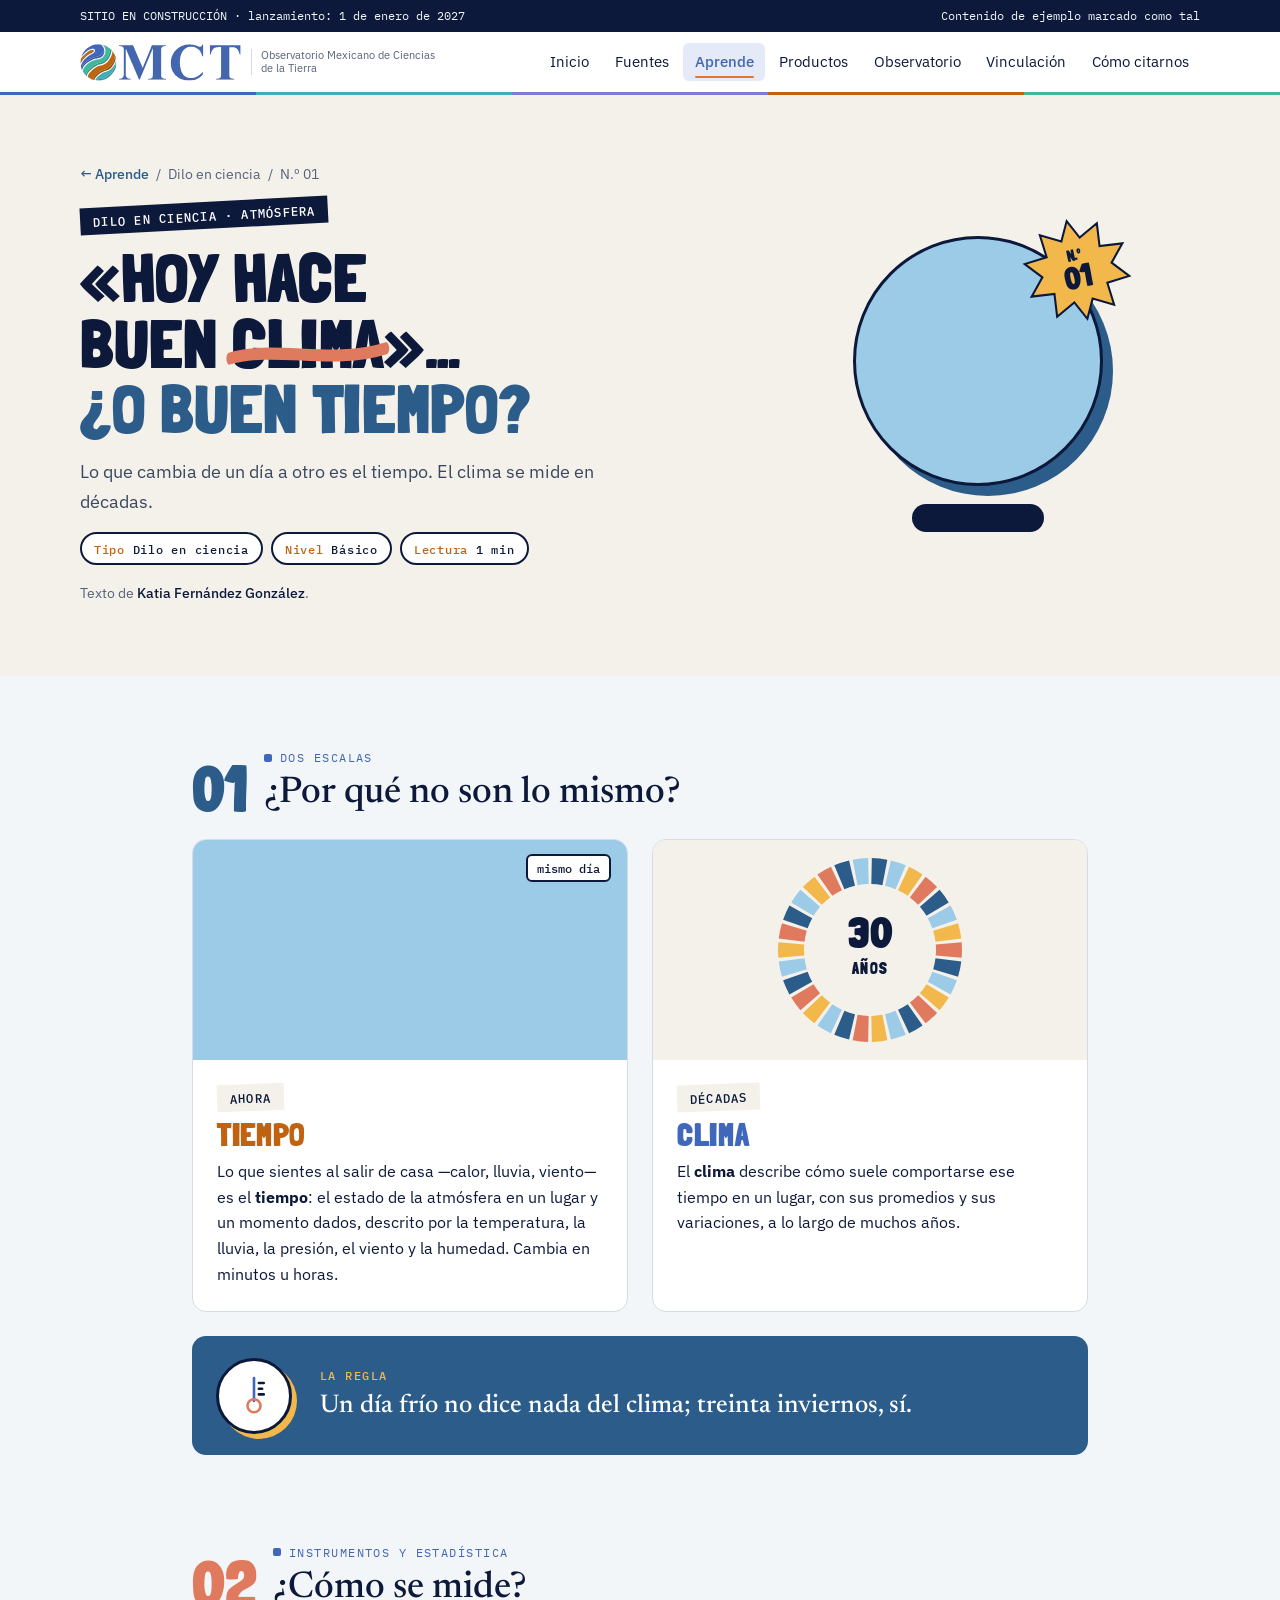
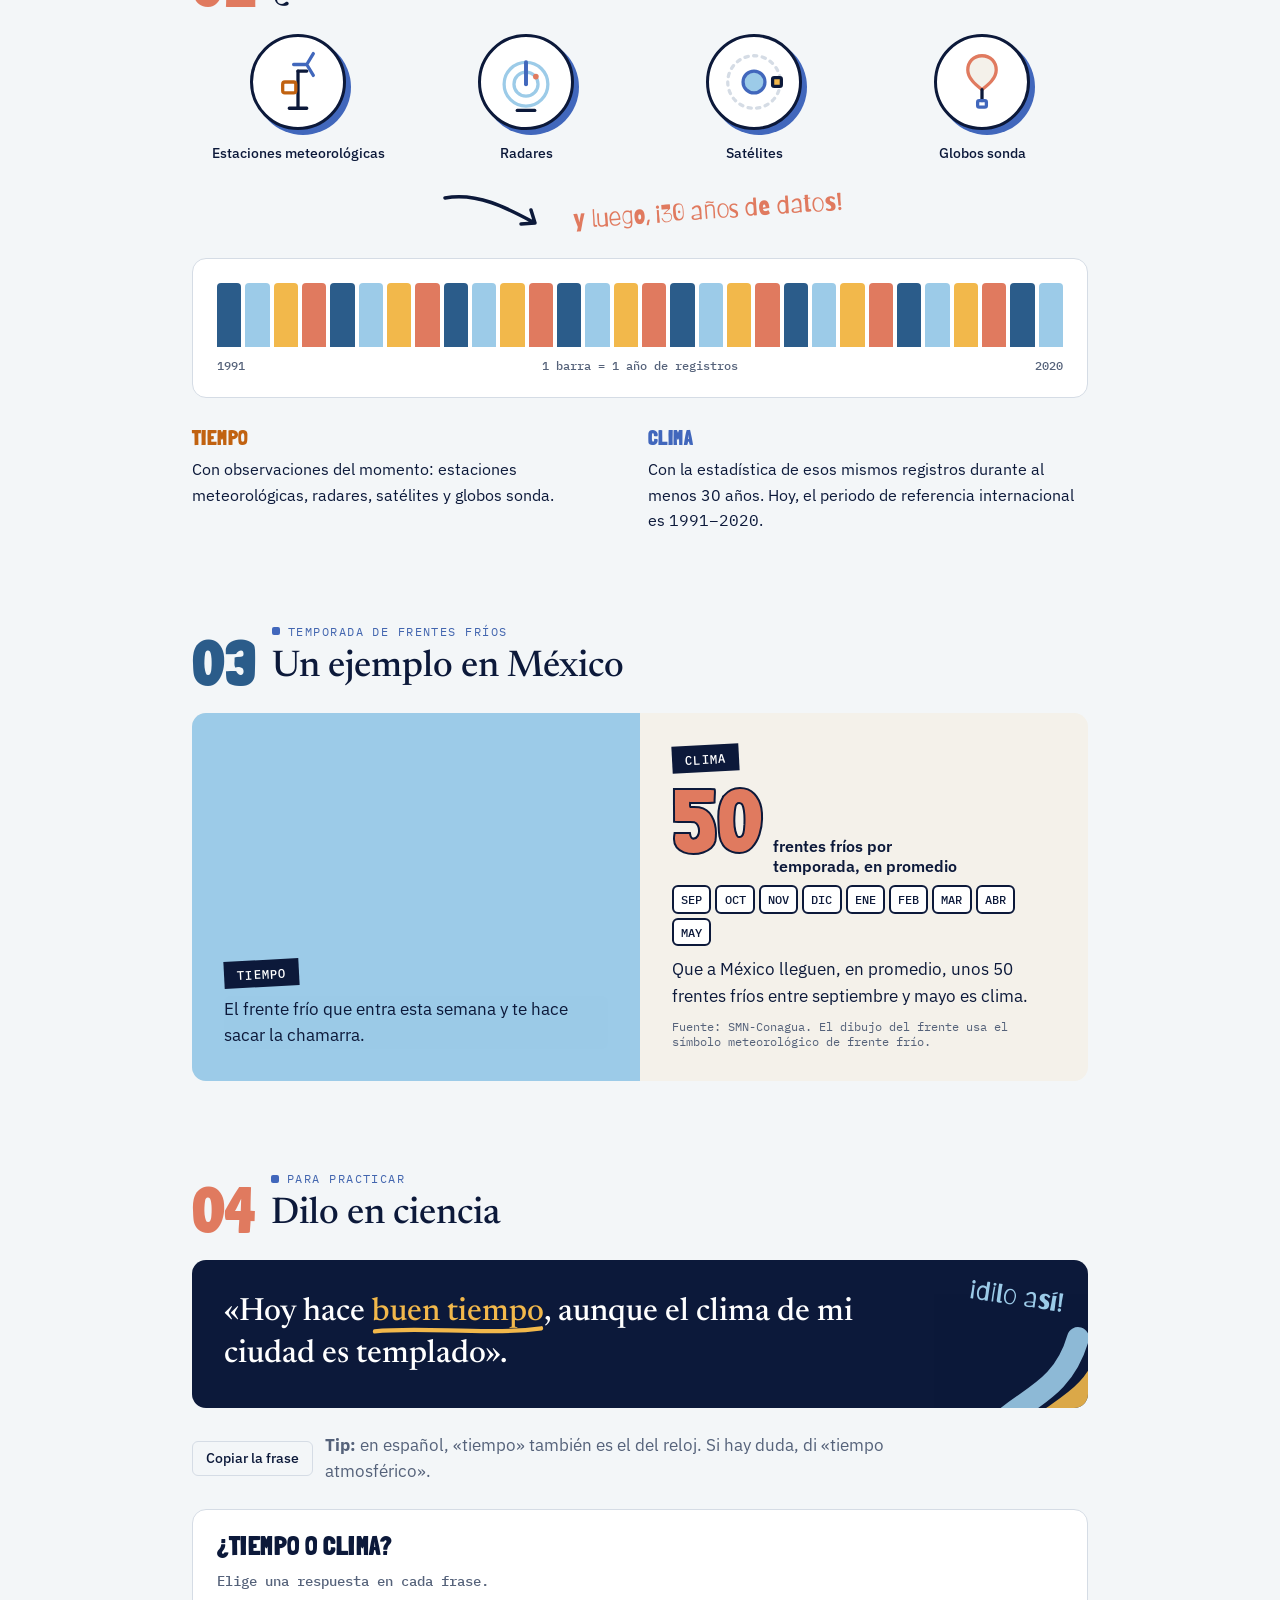
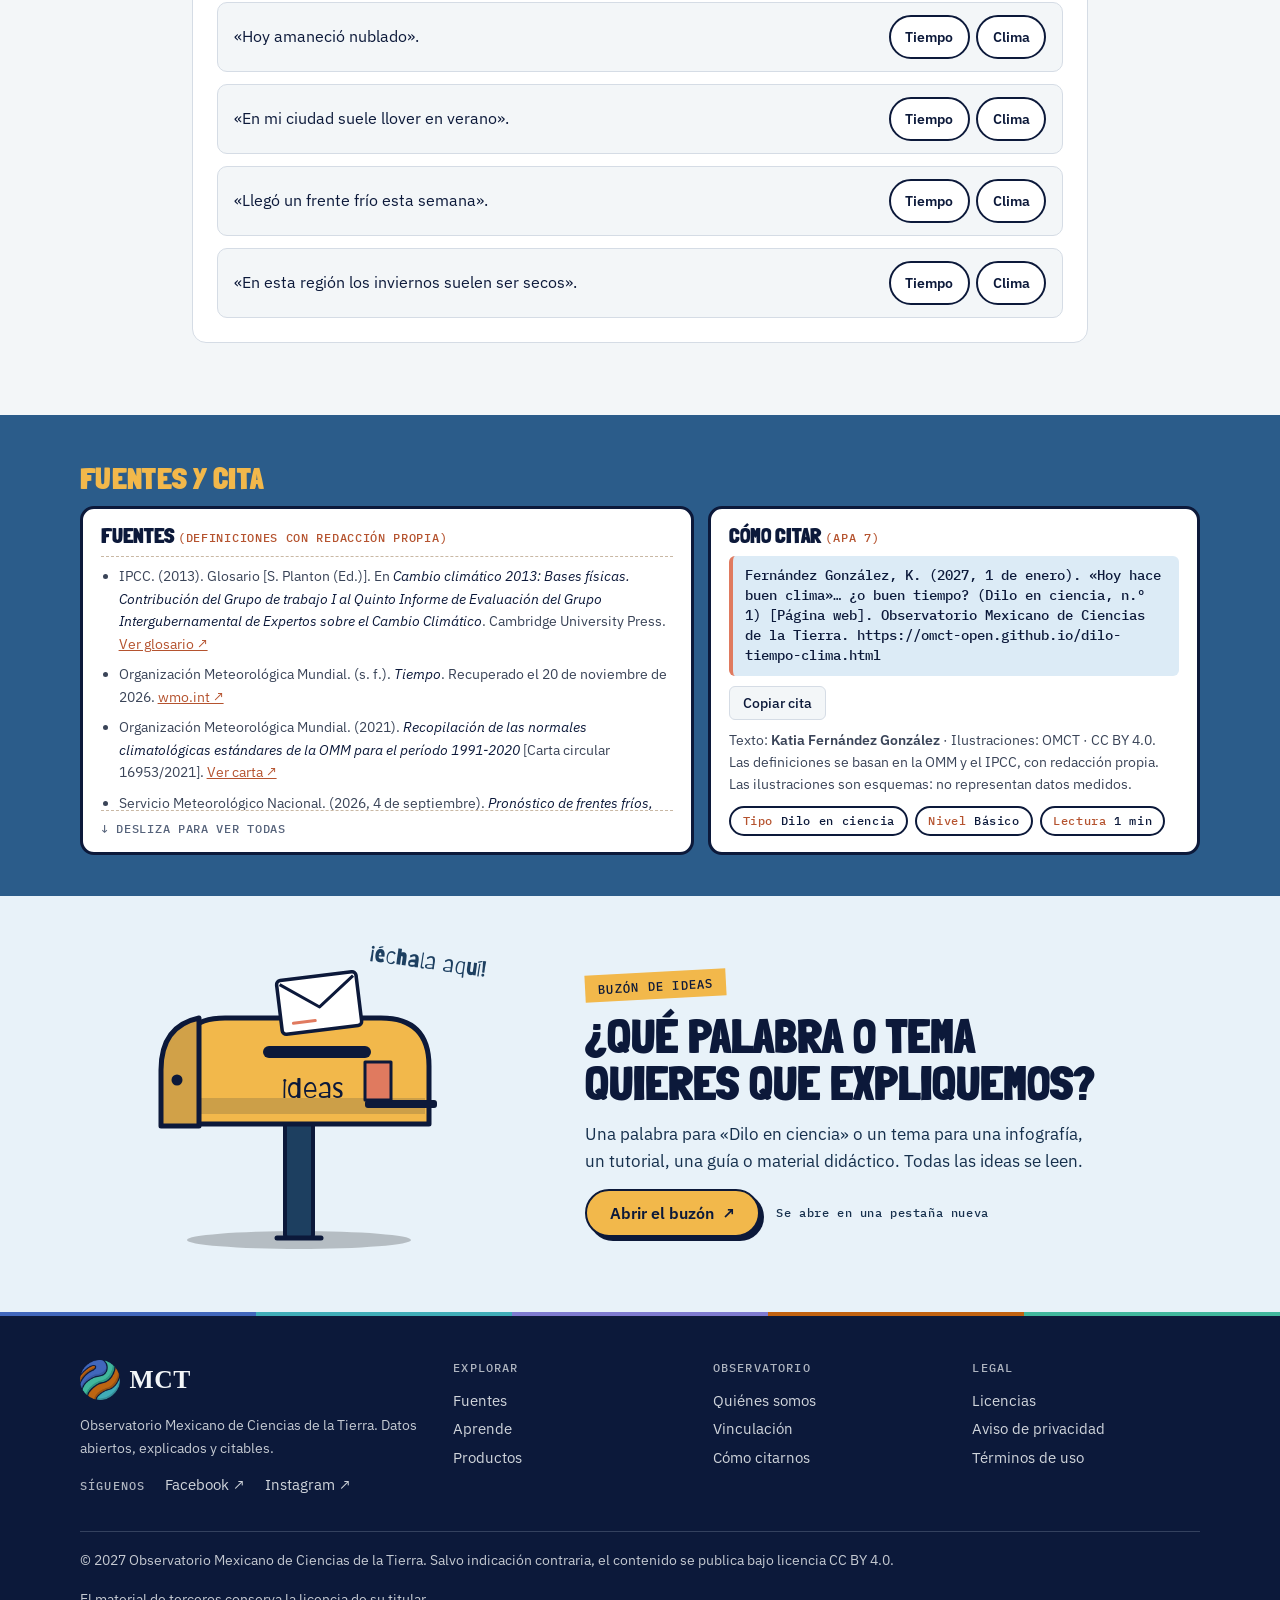
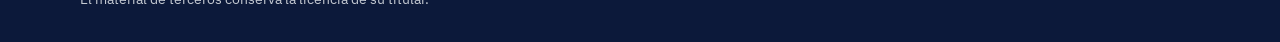
<file: dilo-tiempo-clima.html>
<!doctype html>
<html lang="es-MX">
<head>
<meta charset="utf-8">
<meta name="viewport" content="width=device-width, initial-scale=1, viewport-fit=cover">
<title>Dilo en ciencia · «Hoy hace buen clima»… ¿o buen tiempo? · OMCT</title>
<meta name="description" content="Dilo en ciencia n.º 1. El tiempo cambia en horas; el clima se mide en décadas. Aprende a distinguirlos en un minuto.">
<meta name="robots" content="noindex, nofollow">
<meta property="og:title" content="Dilo en ciencia · «Hoy hace buen clima»… ¿o buen tiempo?">
<meta property="og:description" content="El tiempo cambia en horas; el clima se mide en décadas. Aprende a distinguirlos en un minuto.">
<meta property="og:type" content="website">
<meta property="og:locale" content="es_MX">
<link rel="icon" href="favicon-64.png" type="image/png">
<link rel="apple-touch-icon" href="apple-touch-icon.png">
<meta property="og:image" content="https://omct-open.github.io/omct-isotipo-512.png">
<link rel="preconnect" href="https://fonts.googleapis.com">
<link rel="preconnect" href="https://fonts.gstatic.com" crossorigin>
<link rel="stylesheet" href="https://fonts.googleapis.com/css2?family=Newsreader:ital,opsz,wght@0,6..72,400;0,6..72,500;0,6..72,600;1,6..72,400;1,6..72,500&family=IBM+Plex+Sans:wght@400;500;600&family=IBM+Plex+Mono:wght@400;500&family=Londrina+Solid:wght@400;900&family=Barriecito&display=swap">
<link rel="stylesheet" href="styles.css?v=25">
<style>
/* ===== Dilo en ciencia · Atmósfera (paleta del moodboard: cielo · sol · atardecer · nube) ===== */
.dz{--cielo:#2B5C8A;--sol:#F2B84B;--celeste:#9CCBE8;--tarde:#E07A5F;--nube:#F4F1EA;--noche:#0C193A;--base:#4167BC;--ocre:#C16210;--disp:'Londrina Solid',Impact,sans-serif;--hand:'Barriecito','Comic Sans MS',cursive}
.dz .wrap{position:relative}
.dz-svg{display:block}
.dz-ic{flex:none;display:flex;align-items:center;justify-content:center;border-radius:50%;background:#fff;border:3px solid var(--noche);box-shadow:5px 5px 0 var(--base)}
.dz-tag{display:inline-block;align-self:flex-start;justify-self:start;width:max-content;max-width:100%;font:500 .78rem var(--f-mono);letter-spacing:.1em;text-transform:uppercase;padding:.35rem .8rem;background:var(--nube);color:var(--noche);transform:rotate(-3deg)}
.dz-hand{font-family:var(--hand);font-weight:400}

/* --- Portada: fondo nube y un solo ícono que cambia (el tiempo cambia) --- */
.dz-hero{position:relative;overflow:hidden;background:var(--nube);color:var(--noche)}
.dz-hero .wrap{padding-block:clamp(2.5rem,6vw,4.5rem)}
.dz-hero-grid{display:grid;grid-template-columns:minmax(0,1.45fr) minmax(0,1fr);gap:var(--s6);align-items:center}
@media (max-width:900px){.dz-hero-grid{grid-template-columns:1fr}}
.dz-hero-text{display:grid;gap:var(--s4)}
.dz-hero .dz-tag{background:var(--noche);color:#fff}
.dz-crumbs{display:flex;flex-wrap:wrap;gap:.45rem;font-size:.85rem;color:#55627A}
.dz-crumbs a{color:var(--cielo);font-weight:500;text-decoration:none}.dz-crumbs a:hover{text-decoration:underline}
.dz-h1{margin:0;font-family:var(--disp);font-weight:900;font-size:clamp(2.5rem,5.4vw,4.3rem);line-height:.95;letter-spacing:.01em;text-transform:uppercase;color:var(--noche);max-width:15ch}
.dz-h1 .sol{color:var(--cielo);display:block}
.dz-tacha{position:relative;display:inline-block;white-space:nowrap}
.dz-tacha svg{position:absolute;left:-4%;top:42%;width:108%;height:.5em;overflow:visible}
.dz-tacha path{stroke-dasharray:240;stroke-dashoffset:240;animation:dzTraza .7s .9s ease-out forwards}
@keyframes dzTraza{to{stroke-dashoffset:0}}
.dz-lead{font-size:1.15rem;max-width:34rem;color:#3A4760}
.dz-chips{display:flex;flex-wrap:wrap;gap:.5rem}
.dz-chips span{font:500 .78rem var(--f-mono);letter-spacing:.06em;padding:.4rem .75rem;border-radius:99px;background:#fff;border:2px solid var(--noche);color:var(--noche)}
.dz-chips b{font-weight:500;color:var(--ocre)}
.dz-by{font-size:.9rem;color:#55627A}.dz-by b{color:var(--noche);font-weight:500}
.dz-hero-art{position:relative;justify-self:center;display:grid;justify-items:center;gap:18px}
.dz-circ{width:250px;height:250px;border-radius:50%;background:var(--celeste);border:3px solid var(--noche);box-shadow:10px 10px 0 var(--cielo);overflow:hidden}
.dz-circ svg{width:100%;height:100%;display:block}
.dz-circ .e{opacity:0;animation:dzEstado 12s infinite}
.dz-circ .e:nth-of-type(2),.dz-lab span:nth-child(2){animation-delay:3s}.dz-circ .e:nth-of-type(3),.dz-lab span:nth-child(3){animation-delay:6s}.dz-circ .e:nth-of-type(4),.dz-lab span:nth-child(4){animation-delay:9s}
.dz-circ .rayos{transform-origin:100px 100px;animation:dzGira 30s linear infinite}
.dz-lab{display:grid;font:500 .78rem var(--f-mono);letter-spacing:.1em;text-transform:uppercase;background:var(--noche);color:#fff;padding:.4rem .8rem;border-radius:99px}
.dz-lab span{grid-area:1/1;opacity:0;animation:dzEstado 12s infinite}
@keyframes dzGira{to{transform:rotate(360deg)}}
.dz-sello{position:absolute;right:-26px;top:-18px;width:104px;height:104px;transform:rotate(-12deg)}
.dz-sello svg{position:absolute;inset:0}
.dz-sello span{position:absolute;inset:0;display:flex;flex-direction:column;align-items:center;justify-content:center;font-family:var(--disp);font-weight:900;color:var(--noche);line-height:.9;font-size:1rem;text-transform:uppercase}
.dz-sello span b{font-size:2rem}
@media (max-width:900px){.dz-hero-art{justify-self:start;margin-left:8px}.dz-circ{width:200px;height:200px}}

/* --- Cuerpo --- */
.dz-body{display:grid;gap:clamp(3.5rem,7vw,5.5rem);max-width:56rem;margin-inline:auto}
.dz-sec{display:grid;gap:var(--s5);scroll-margin-top:6rem}
.dz-head{display:flex;align-items:flex-end;gap:var(--s4)}
.dz-head>div{display:grid;gap:.35rem}
.dz-num{font:900 clamp(3rem,6vw,4rem)/.8 var(--disp);color:var(--cielo)}
.dz-sec:nth-child(2n) .dz-num{color:var(--tarde)}
.dz-sec h2{margin:0}

/* 01 · tarjetas */
.dz-pair{display:grid;grid-template-columns:repeat(2,minmax(0,1fr));gap:var(--s5)}
@media (max-width:760px){.dz-pair{grid-template-columns:1fr}}
.dz-card{display:grid;grid-template-rows:auto 1fr;background:var(--surface);border:1px solid var(--line);border-radius:14px;overflow:hidden}
.dz-card-fig{position:relative;height:220px;overflow:hidden}
.dz-card-body{display:grid;gap:.5rem;align-content:start;padding:var(--s5)}
.dz-card h3{margin:0;font:900 2rem/1 var(--disp);text-transform:uppercase;letter-spacing:.02em}
.dz-card.t h3{color:var(--ocre)}.dz-card.c h3{color:var(--base)}
:root[data-theme="dark"] .dz-card.c h3{color:#9CCBE8}
@media (prefers-color-scheme: dark){:root:not([data-theme="light"]) .dz-card.c h3{color:#9CCBE8}}
.dz-card .dz-tag{transform:rotate(-2deg)}
/* Ventana del tiempo: cuatro estados que se suceden */
.dz-ventana{background:var(--celeste)}
.dz-ventana .esc{position:absolute;inset:0;opacity:0;animation:dzEstado 12s infinite}
.dz-ventana .esc:nth-of-type(2){animation-delay:3s}.dz-ventana .esc:nth-of-type(3){animation-delay:6s}.dz-ventana .esc:nth-of-type(4){animation-delay:9s}
@keyframes dzEstado{0%{opacity:0}4%,25%{opacity:1}29%,100%{opacity:0}}
.dz-ventana .esc svg{width:100%;height:100%}
.dz-ventana .lab{position:absolute;left:16px;bottom:14px;font:500 .74rem var(--f-mono);letter-spacing:.08em;text-transform:uppercase;background:var(--noche);color:#fff;padding:.3rem .6rem;border-radius:99px}
.dz-ventana .hora{position:absolute;right:16px;top:14px;font:500 .78rem var(--f-mono);background:#fff;color:var(--noche);padding:.25rem .55rem;border-radius:6px;border:2px solid var(--noche)}
.dz-lluvia line{animation:dzLluvia .7s linear infinite}
.dz-lluvia line:nth-child(2n){animation-delay:-.35s}
@keyframes dzLluvia{from{transform:translateY(-14px)}to{transform:translateY(14px)}}
.dz-viento path{stroke-dasharray:40 200;animation:dzViento 1.8s linear infinite}
.dz-viento path:nth-child(2){animation-delay:-.6s}.dz-viento path:nth-child(3){animation-delay:-1.2s}
@keyframes dzViento{from{stroke-dashoffset:240}to{stroke-dashoffset:0}}
.dz-mueve{animation:dzMueve 6s ease-in-out infinite alternate}
@keyframes dzMueve{to{transform:translateX(28px)}}
/* Anillo de 30 años */
.dz-anillo{background:var(--nube);display:flex;align-items:center;justify-content:center}
.dz-anillo svg{width:200px;height:200px;overflow:visible}
.dz-anillo .seg{opacity:0;transform-origin:100px 100px;transform:scale(.6);transition:opacity .35s,transform .45s cubic-bezier(.2,.8,.2,1);transition-delay:calc(var(--i)*55ms)}
.dz-anillo.on .seg{opacity:1;transform:none}
.dz-anillo text{font-family:var(--disp);font-weight:900;fill:var(--noche)}
/* La regla */
.dz-regla{position:relative;overflow:hidden;display:grid;gap:.4rem;padding:var(--s6) var(--s6) var(--s6) calc(var(--s6) + 96px);background:var(--cielo);color:#fff;border-radius:14px}
.dz-regla .dz-ic{position:absolute;left:var(--s5);top:50%;margin-top:-38px;width:76px;height:76px;box-shadow:5px 5px 0 var(--sol)}
.dz-regla small{font:500 .74rem var(--f-mono);letter-spacing:.12em;text-transform:uppercase;color:var(--sol)}
.dz-regla p{margin:0;font:500 clamp(1.25rem,2.4vw,1.6rem)/1.3 var(--f-display)}
@media (max-width:560px){.dz-regla{padding:var(--s5);padding-top:calc(var(--s5) + 70px)}.dz-regla .dz-ic{top:var(--s5);margin-top:0;width:60px;height:60px}}

/* 02 · instrumentos */
.dz-inst{display:grid;grid-template-columns:repeat(4,minmax(0,1fr));gap:var(--s4)}
@media (max-width:760px){.dz-inst{grid-template-columns:repeat(2,minmax(0,1fr))}}
.dz-inst figure{margin:0;display:grid;justify-items:center;gap:.7rem;text-align:center}
.dz-inst .dz-ic{width:96px;height:96px}
.dz-inst figcaption{font-size:.9rem;font-weight:500}
.dz-radar .barrido{transform-origin:32px 34px;animation:dzGira 3.2s linear infinite}
.dz-sat .orb{transform-origin:32px 32px;animation:dzGira 7s linear infinite}
.dz-globo .sube{animation:dzGlobo 3.6s ease-in-out infinite}
@keyframes dzGlobo{50%{transform:translateY(-6px)}}
.dz-est .aspas{transform-origin:40px 16px;animation:dzGira 1.6s linear infinite}
.dz-flecha{display:flex;align-items:center;gap:var(--s4);justify-content:center}
.dz-flecha svg{width:120px;height:46px}
.dz-flecha .dz-hand{font-size:1.5rem;color:var(--tarde);transform:rotate(-4deg)}
.dz-reg{display:grid;gap:.6rem;padding:var(--s5);background:var(--surface);border:1px solid var(--line);border-radius:14px}
.dz-reg-bar{display:flex;align-items:flex-end;gap:4px;height:64px}
.dz-reg-bar i{flex:1;height:100%;border-radius:4px 4px 0 0;background:var(--c);transform:scaleY(0);transform-origin:bottom;transition:transform .5s cubic-bezier(.2,.8,.2,1);transition-delay:calc(var(--i)*35ms)}
.dz-reg.on .dz-reg-bar i{transform:scaleY(1)}
.dz-reg-ax{display:flex;justify-content:space-between;font:500 .78rem var(--f-mono);color:var(--muted)}
.dz-reg p{margin:0;font-size:.98rem}
.dz-two{display:grid;grid-template-columns:repeat(2,minmax(0,1fr));gap:var(--s4)}
@media (max-width:760px){.dz-two{grid-template-columns:1fr}}
.dz-two p{margin:0}.dz-two b{font-family:var(--disp);font-weight:900;font-size:1.25rem;text-transform:uppercase;letter-spacing:.02em;display:block;margin-bottom:.2rem}
.dz-two .t b{color:var(--ocre)}.dz-two .c b{color:var(--base)}

/* 03 · México: frente frío */
.dz-mx{position:relative;overflow:hidden;border-radius:14px;background:var(--nube);color:var(--noche);display:grid;grid-template-columns:minmax(0,1fr) minmax(0,1fr)}
@media (max-width:760px){.dz-mx{grid-template-columns:1fr}}
.dz-mx-t{position:relative;overflow:hidden;min-height:260px;padding:var(--s6);display:grid;align-content:end;gap:.5rem;background:var(--celeste)}
.dz-frente{position:absolute;top:0;bottom:0;left:-30%;width:70px;animation:dzFrente 7s cubic-bezier(.45,0,.55,1) infinite}
.dz-frente svg{height:100%;width:70px}
@keyframes dzFrente{0%{left:-20%}70%,100%{left:105%}}
.dz-mx-t .dz-tag,.dz-mx-c .dz-tag{background:var(--noche);color:#fff}
.dz-mx p{margin:0;font-size:1.05rem;max-width:26rem;position:relative;z-index:1}
.dz-mx-t .dz-tag{position:relative;z-index:1}
.dz-mx-t p{background:rgba(156,203,232,.85);border-radius:6px}
.dz-mx-c{padding:var(--s6);display:grid;gap:.6rem;align-content:center}
.dz-cifra{display:flex;align-items:baseline;gap:.6rem}
.dz-cifra b{font:900 clamp(4rem,9vw,5.6rem)/.85 var(--disp);color:var(--tarde);-webkit-text-stroke:2px var(--noche)}
.dz-cifra span{font-weight:600;max-width:12rem;line-height:1.25}
.dz-meses{display:flex;flex-wrap:wrap;gap:4px}
.dz-meses span{font:500 .72rem var(--f-mono);padding:.3rem .45rem;border-radius:6px;background:#fff;border:2px solid var(--noche);opacity:.25;transform:translateY(6px);transition:opacity .3s,transform .3s;transition-delay:calc(var(--i)*90ms)}
.dz-mx.on .dz-meses span{opacity:1;transform:none}
.dz-fuente{font:400 .74rem var(--f-mono);color:#55627A}

/* 04 · Dilo */
.dz-frase{position:relative;margin:0;padding:var(--s6);padding-right:clamp(var(--s6),18%,10rem);background:var(--noche);color:#fff;border-radius:14px;overflow:hidden}
.dz-frase p{margin:0;font:500 clamp(1.4rem,3vw,2rem)/1.3 var(--f-display)}
.dz-frase mark{background:none;color:var(--sol);position:relative;white-space:nowrap}
.dz-frase mark svg{position:absolute;left:0;bottom:-.25em;width:100%;height:.4em;overflow:visible}
.dz-frase mark path{stroke-dasharray:300;stroke-dashoffset:300;transition:stroke-dashoffset 1s .3s ease-out}
.dz-frase.on mark path{stroke-dashoffset:0}
.dz-frase .nota{position:absolute;right:var(--s5);top:var(--s4);font-size:1.6rem;color:var(--celeste);transform:rotate(8deg)}
.dz-frase .franja{position:absolute;right:-30px;bottom:-30px;width:180px;height:120px;opacity:.9}
.dz-frase-acc{display:flex;flex-wrap:wrap;gap:var(--s3);align-items:center}
.dz-quiz{display:grid;gap:var(--s3);padding:var(--s5);background:var(--surface);border:1px solid var(--line);border-radius:14px}
.dz-quiz h3{margin:0;font:900 1.6rem/1 var(--disp);text-transform:uppercase;letter-spacing:.02em}
.dz-quiz ol{list-style:none;margin:0;padding:0;display:grid;gap:var(--s3)}
.dz-q{display:grid;grid-template-columns:minmax(0,1fr) auto;gap:.5rem var(--s4);align-items:center;padding:var(--s3) var(--s4);border:1px solid var(--line);border-radius:10px;background:var(--bg)}
.dz-q p{margin:0}
.dz-q .bts{display:flex;gap:.4rem}
.dz-q button{font:600 .85rem var(--f-body);min-height:44px;padding:.4rem .9rem;border-radius:99px;border:2px solid var(--noche);background:#fff;color:var(--noche);cursor:pointer;transition:transform .15s,background .2s}
.dz-q button:hover{transform:translateY(-2px)}
.dz-q button[aria-pressed="true"].ok{background:var(--sol)}
.dz-q button[aria-pressed="true"].no{background:var(--nube);text-decoration:line-through}
.dz-q .fb{grid-column:1/-1;margin:0;font-size:.9rem;color:var(--muted)}
.dz-q .fb:empty{display:none}
@media (max-width:560px){.dz-q{grid-template-columns:1fr}}
.dz-quiz-score{font:500 .85rem var(--f-mono);color:var(--muted)}

/* --- Fuentes y cita (bloque común de Aprende: siempre visible, antes del buzón) --- */
.fc{--fc-bg:#0C193A;--fc-acc:#E9C46A;--fc-link:#B5532F;--fc-code:#EADBC8;--fc-bar:#B5532F;--fc-pt:clamp(2rem,5vw,3rem);background:var(--fc-bg);color:#fff;scroll-margin-top:84px}
.fc>.wrap{display:grid;gap:12px;padding-block:var(--fc-pt) clamp(1.8rem,4vw,2.6rem)}
.fc-h{margin:0;font:900 clamp(1.5rem,2.4vw,2rem)/1 'Londrina Solid',Impact,sans-serif;text-transform:uppercase;letter-spacing:.01em;color:var(--fc-acc)}
.fc-grid{display:grid;grid-template-columns:minmax(0,1.25fr) minmax(0,1fr);gap:14px;align-items:stretch}
.fc-card{background:#fff;color:#0C193A;border:3px solid #0C193A;border-radius:14px;padding:16px 18px;display:grid;gap:10px;min-width:0;align-content:start}
.fc-card h3{margin:0;font:900 1.35rem/1 'Londrina Solid',Impact,sans-serif;text-transform:uppercase;color:#0C193A}
.fc-card h3 span{font:500 .72rem var(--f-mono);letter-spacing:.06em;color:var(--fc-link);text-transform:uppercase;vertical-align:middle}
.fc-src{grid-template-rows:auto 1fr auto;align-content:stretch}
.fc-scroll{height:0;min-height:100%;overflow:auto;overscroll-behavior:contain;padding:8px 6px 8px 0;scrollbar-width:thin;border-block:1px dashed #c9b8a4}
.fc-scroll:focus-visible{outline:3px solid var(--fc-acc);outline-offset:3px}
.fc-refs{margin:0;padding-left:1.1rem;display:grid;gap:.5rem;font-size:.88rem;color:#3a4458}
.fc-refs i{color:#0C193A}
.fc-refs a{color:var(--fc-link)}
.fc-more{margin:0;font:500 .72rem var(--f-mono);letter-spacing:.06em;color:#55627A;text-transform:uppercase}
.fc-cite code{display:block;white-space:normal;word-break:break-word;font:500 .86rem/1.45 var(--f-mono);background:var(--fc-code);color:#0C193A;border-left:4px solid var(--fc-bar);border-radius:6px;padding:10px 12px}
.fc-cite .copy{justify-self:start}
.fc-note{margin:0;font-size:.85rem;color:#3a4458}.fc-note b{font-weight:600}
.fc-chips{display:flex;flex-wrap:wrap;gap:.45rem}
.fc-chips span{font:500 .76rem var(--f-mono);letter-spacing:.05em;padding:.35rem .7rem;border-radius:99px;border:2px solid #0C193A;color:#0C193A}
.fc-chips b{font-weight:500;color:var(--fc-link)}
@media (max-width:900px){
  .fc-grid{grid-template-columns:1fr}
  .fc-scroll{height:auto;min-height:0;max-height:13rem}
  .fc-cite{order:-1}
}
/* --- Buzón de ideas: un buzón que abre el formulario en una pestaña nueva (buzon.html) --- */
.bzx{--bzx-bg:#0C193A;--bzx-acc:#E9C46A;--bzx-flag:#B5532F;--bzx-post:#7F5539;--bzx-soft:#EADBC8;--bzx-shadow:#000;--bzx-ink:#fff;--bzx-line:#EADBC8;--bzx-say:#E9C46A;background:var(--bzx-bg);color:var(--bzx-ink);overflow:hidden;position:relative;isolation:isolate}
/* fondo: sobres a la deriva, muy tenues (ideas en camino); no compiten con el buzón */
.bzx-env{position:absolute;inset:0;z-index:-1;pointer-events:none;overflow:hidden;color:var(--bzx-line);opacity:.17;transition:opacity .4s}
.bzx-env span{position:absolute;left:var(--x);top:105%;width:var(--s);animation:bzxSube var(--d) linear infinite;animation-delay:var(--t)}
.bzx-env span svg{display:block;width:100%;height:auto;overflow:visible;animation:bzxVaiven 5.5s ease-in-out infinite alternate;transform:rotate(var(--r))}
@keyframes bzxSube{0%{top:105%;opacity:0}10%,85%{opacity:1}100%{top:-12%;opacity:0}}
@keyframes bzxVaiven{from{transform:translateX(-10px) rotate(var(--r))}to{transform:translateX(10px) rotate(calc(var(--r) * -1))}}
@media (prefers-reduced-motion:reduce){.bzx-env span{animation:none;top:var(--y)}.bzx-env span svg{animation:none}}
.bzx>.wrap{padding-block:clamp(2.2rem,5vw,3.6rem)}
.bzx-card{display:grid;grid-template-columns:minmax(220px,.85fr) minmax(0,1.15fr);gap:clamp(1.2rem,4vw,3.2rem);align-items:center;color:inherit;text-decoration:none;border-radius:18px}
.bzx:has(.bzx-card:hover) .bzx-env,.bzx:has(.bzx-card:focus-visible) .bzx-env{opacity:.28}
.bzx-card:focus-visible{outline:3px solid var(--bzx-acc);outline-offset:8px}
.bzx-art{position:relative;justify-self:center;width:100%;max-width:360px}
.bzx-art svg{display:block;width:100%;height:auto;overflow:visible}
.bzx-say{position:absolute;right:0;top:-.4rem;font:400 1.35rem 'Barriecito','Comic Sans MS',cursive;color:var(--bzx-say);transform:rotate(8deg)}
.bzx-txt{display:grid;gap:14px;align-content:center}
.bzx-tag{justify-self:start;font:500 .78rem var(--f-mono);letter-spacing:.1em;text-transform:uppercase;padding:.35rem .8rem;background:var(--bzx-acc);color:#0C193A;transform:rotate(-3deg)}
.bzx-txt h2{margin:0;font:900 clamp(2rem,4vw,3rem)/.98 'Londrina Solid',Impact,sans-serif;text-transform:uppercase;color:var(--bzx-ink)}
.bzx-txt p{margin:0;font-size:1.05rem;color:var(--bzx-soft);max-width:32rem}
.bzx-go{display:flex;flex-wrap:wrap;align-items:center;gap:.6rem 1rem}
.bzx-btn{display:inline-flex;align-items:center;gap:.5rem;min-height:48px;padding:.6rem 1.4rem;border-radius:99px;border:2px solid #0C193A;background:var(--bzx-acc);color:#0C193A;font:600 1rem var(--f-body);box-shadow:4px 4px 0 #0C193A;transition:transform .15s,box-shadow .15s}
.bzx-card:hover .bzx-btn{transform:translate(-1px,-1px);box-shadow:5px 5px 0 #0C193A}
.bzx-card:active .bzx-btn{transform:translate(3px,3px);box-shadow:1px 1px 0 #0C193A}
.bzx-note{font:500 .74rem var(--f-mono);letter-spacing:.05em;color:var(--bzx-soft)}
/* animación del buzón */
.bzx .flag{transform-origin:308px 150px;transform:rotate(-90deg);transition:transform .5s cubic-bezier(.3,1.6,.5,1)}
.bzx .env{transition:transform .55s cubic-bezier(.5,0,.75,0)}
.bzx .bob{animation:bzxBob 2.4s ease-in-out infinite}
@keyframes bzxBob{50%{transform:translateY(-6px)}}
.bzx .spark{opacity:0;transition:opacity .3s .35s}
.bzx-card:hover .flag,.bzx-card:focus-visible .flag{transform:rotate(0)}
.bzx-card:hover .env,.bzx-card:focus-visible .env{transform:translateY(74px)}
.bzx-card:hover .spark,.bzx-card:focus-visible .spark{opacity:1}
@media (max-width:760px){
  .bzx-card{grid-template-columns:1fr}
  .bzx-art{max-width:260px}
}
@media (prefers-reduced-motion:reduce){.bzx *{animation:none!important;transition:none!important}}
.dz .fc{--fc-bg:var(--cielo);--fc-acc:var(--sol);--fc-link:#B5532F;--fc-code:#DCEBF6;--fc-bar:var(--tarde)}
.dz .bzx{--bzx-bg:#E8F2F9;--bzx-acc:var(--sol);--bzx-flag:var(--tarde);--bzx-post:#1D3F60;--bzx-soft:#16304D;--bzx-ink:var(--noche);--bzx-line:var(--noche);--bzx-say:#1D3F60}

@media (prefers-reduced-motion:reduce){
  .dz-anillo .seg,.dz-reg-bar i,.dz-meses span{opacity:1!important;transform:none!important}
  .dz-tacha path,.dz-frase mark path{stroke-dashoffset:0!important}
  .dz-circ .e:first-of-type,.dz-lab span:first-child{opacity:1}
  .dz-ventana .esc{opacity:0}.dz-ventana .esc:first-of-type{opacity:1}
  .dz-frente{left:40%}
}
</style>
</head>
<body data-page="aprende" class="dz">

<div class="proto"><div class="wrap"><span>SITIO EN CONSTRUCCIÓN · lanzamiento: 1 de enero de 2027</span><span>Contenido de ejemplo marcado como tal</span></div></div>

<header class="site">
  <div class="wrap">
    <a class="brand" href="index.html">
      <img class="brand-img" src="omct-imagotipo.svg" alt="OMCT" width="160" height="37"><small>Observatorio Mexicano de Ciencias de la Tierra</small>
    </a>
    <button class="menu-btn" id="menuBtn" aria-expanded="false" aria-controls="mainNav">Menú</button>
    <nav class="main" id="mainNav" aria-label="Principal">
      <a href="index.html" data-p="inicio">Inicio</a>
      <a href="fuentes.html" data-p="fuentes">Fuentes</a>
      <a href="aprende.html" data-p="aprende">Aprende</a>
      <a href="productos.html" data-p="productos">Productos</a>
      <a href="observatorio.html" data-p="observatorio">Observatorio</a>
      <a href="vinculacion.html" data-p="vinculacion">Vinculación</a>
      <a href="citar.html" data-p="citar">Cómo citarnos</a>
    </nav>
  </div>
</header>

<main>
<section>
  <!-- ================= PORTADA ================= -->
  <div class="dz-hero">
    <div class="wrap">
      <div class="dz-hero-grid">
        <div class="dz-hero-text">
          <nav class="dz-crumbs" aria-label="Ruta"><a href="aprende.html">← Aprende</a><span aria-hidden="true">/</span><span>Dilo en ciencia</span><span aria-hidden="true">/</span><span>N.º 01</span></nav>
          <span class="dz-tag">Dilo en ciencia · Atmósfera</span>
          <h1 class="dz-h1">«Hoy hace buen <span class="dz-tacha">clima<svg viewBox="0 0 200 20" preserveAspectRatio="none" aria-hidden="true"><path d="M4 12 C60 4 130 16 196 6" fill="none" stroke="#E07A5F" stroke-width="7" stroke-linecap="round"/></svg></span>»… <span class="sol">¿o buen tiempo?</span></h1>
          <p class="dz-lead">Lo que cambia de un día a otro es el tiempo. El clima se mide en décadas.</p>
          <div class="dz-chips"><span><b>Tipo</b> Dilo en ciencia</span><span><b>Nivel</b> Básico</span><span><b>Lectura</b> 1 min</span></div>
          <p class="dz-by">Texto de <b>Katia Fernández González</b>.</p>
        </div>
        <div class="dz-hero-art" aria-hidden="true">
          <div class="dz-circ"><svg viewBox="0 0 200 200">
            <g class="e"><circle cx="100" cy="100" r="34" fill="#F2B84B"/><g class="rayos" stroke="#F2B84B" stroke-width="7" stroke-linecap="round"><path d="M100 46v-14M100 168v-14M46 100h-14M168 100h-14M62 62l-10-10M138 138l10 10M138 62l10-10M62 138l-10 10"/></g></g>
            <g class="e"><circle cx="122" cy="80" r="26" fill="#F2B84B"/><path class="dz-mueve" d="M52 132h92a24 24 0 0 0 2-48 36 36 0 0 0-68-8A28 28 0 0 0 52 132Z" fill="#F4F1EA" stroke="#0C193A" stroke-width="4"/></g>
            <g class="e"><path d="M52 112h92a24 24 0 0 0 2-48 36 36 0 0 0-68-8A28 28 0 0 0 52 112Z" fill="#55627A" stroke="#0C193A" stroke-width="4"/><g class="dz-lluvia" stroke="#2B5C8A" stroke-width="5" stroke-linecap="round"><line x1="70" y1="128" x2="65" y2="144"/><line x1="92" y1="134" x2="87" y2="150"/><line x1="114" y1="128" x2="109" y2="144"/><line x1="136" y1="134" x2="131" y2="150"/></g></g>
            <g class="e"><g class="dz-viento" fill="none" stroke="#2B5C8A" stroke-width="7" stroke-linecap="round"><path d="M40 78h90a20 20 0 1 0-20-20"/><path d="M40 104h120"/><path d="M40 130h80a18 18 0 1 1-18 18"/></g></g>
          </svg></div>
          <div class="dz-sello"><svg viewBox="0 0 100 100"><path d="M50 2 59 20 78 10 76 32 98 34 84 50 98 66 76 68 78 90 59 80 50 98 41 80 22 90 24 68 2 66 16 50 2 34 24 32 22 10 41 20Z" fill="#F2B84B" stroke="#0C193A" stroke-width="2"/></svg><span>N.º<b>01</b></span></div>
          <div class="dz-lab"><span>Hoy · soleado</span><span>Hoy · nublado</span><span>Hoy · lluvia</span><span>Hoy · viento</span></div>
        </div>
      </div>
    </div>
  </div>

  <!-- ================= CUERPO ================= -->
  <div class="band">
    <div class="wrap">
      <div class="dz-body">

        <!-- 01 -->
        <section class="dz-sec" aria-labelledby="diferencia">
          <div class="dz-head"><span class="dz-num" aria-hidden="true">01</span><div><span class="eyebrow">Dos escalas</span><h2 id="diferencia">¿Por qué no son lo mismo?</h2></div></div>
          <div class="dz-pair">
            <article class="dz-card t">
              <div class="dz-card-fig dz-ventana" role="img" aria-label="Ilustración: el cielo de un mismo lugar pasa de soleado a nublado, lluvioso y con viento en pocos segundos.">
                <div class="esc"><svg viewBox="0 0 400 220" preserveAspectRatio="xMidYMid slice"><circle cx="200" cy="100" r="44" fill="#F2B84B"/><g stroke="#F2B84B" stroke-width="7" stroke-linecap="round" class="dz-mueve"><path d="M200 26v-14M200 188v-14M126 100h-14M288 100h-14"/></g><path d="M0 200 Q100 180 200 200 T400 200 V220 H0Z" fill="#2B5C8A"/></svg><span class="lab">Soleado</span></div>
                <div class="esc"><svg viewBox="0 0 400 220" preserveAspectRatio="xMidYMid slice"><circle cx="250" cy="80" r="36" fill="#F2B84B"/><g class="dz-mueve"><path d="M90 150h180a32 32 0 0 0 3-64 48 48 0 0 0-90-10A38 38 0 0 0 90 150Z" fill="#F4F1EA" stroke="#0C193A" stroke-width="4"/></g><path d="M0 200 Q100 180 200 200 T400 200 V220 H0Z" fill="#2B5C8A"/></svg><span class="lab">Nublado</span></div>
                <div class="esc"><svg viewBox="0 0 400 220" preserveAspectRatio="xMidYMid slice"><path d="M100 120h180a32 32 0 0 0 3-64 48 48 0 0 0-90-10A38 38 0 0 0 100 120Z" fill="#55627A" stroke="#0C193A" stroke-width="4"/><g class="dz-lluvia" stroke="#2B5C8A" stroke-width="5" stroke-linecap="round"><line x1="130" y1="140" x2="124" y2="160"/><line x1="165" y1="146" x2="159" y2="166"/><line x1="200" y1="140" x2="194" y2="160"/><line x1="235" y1="146" x2="229" y2="166"/><line x1="270" y1="140" x2="264" y2="160"/></g><path d="M0 200 Q100 180 200 200 T400 200 V220 H0Z" fill="#2B5C8A"/></svg><span class="lab">Lluvia</span></div>
                <div class="esc"><svg viewBox="0 0 400 220" preserveAspectRatio="xMidYMid slice"><g class="dz-viento" fill="none" stroke="#F4F1EA" stroke-width="7" stroke-linecap="round"><path d="M40 80h230a26 26 0 1 0-26-26"/><path d="M40 115h300"/><path d="M40 150h200a24 24 0 1 1-24 24"/></g><path d="M0 200 Q100 180 200 200 T400 200 V220 H0Z" fill="#2B5C8A"/></svg><span class="lab">Viento</span></div>
                <span class="hora" aria-hidden="true">mismo día</span>
              </div>
              <div class="dz-card-body">
                <span class="dz-tag">Ahora</span>
                <h3>Tiempo</h3>
                <p>Lo que sientes al salir de casa —calor, lluvia, viento— es el <b>tiempo</b>: el estado de la atmósfera en un lugar y un momento dados, descrito por la temperatura, la lluvia, la presión, el viento y la humedad. Cambia en minutos u horas.</p>
              </div>
            </article>
            <article class="dz-card c">
              <div class="dz-card-fig dz-anillo" data-dz role="img" aria-label="Ilustración: un anillo de 30 segmentos, uno por año, que representa el periodo de 30 años con el que se describe el clima. No muestra datos reales.">
                <svg viewBox="0 0 200 200" id="dzAnillo" aria-hidden="true"><text x="100" y="98" text-anchor="middle" font-size="44">30</text><text x="100" y="124" text-anchor="middle" font-size="16" letter-spacing="1.5">AÑOS</text></svg>
              </div>
              <div class="dz-card-body">
                <span class="dz-tag">Décadas</span>
                <h3>Clima</h3>
                <p>El <b>clima</b> describe cómo suele comportarse ese tiempo en un lugar, con sus promedios y sus variaciones, a lo largo de muchos años.</p>
              </div>
            </article>
          </div>
          <div class="dz-regla">
            <span class="dz-ic" aria-hidden="true"><svg viewBox="0 0 64 64" width="52" height="52"><g fill="none" stroke-width="3.2" stroke-linecap="round" stroke-linejoin="round"><path d="M32 10v28" stroke="#4167BC"/><circle cx="32" cy="44" r="8" stroke="#E07A5F"/><path d="M38 16h6M38 23h4M38 30h6" stroke="#0C193A"/></g></svg></span>
            <small>La regla</small>
            <p>Un día frío no dice nada del clima; treinta inviernos, sí.</p>
          </div>
        </section>

        <!-- 02 -->
        <section class="dz-sec" aria-labelledby="medir">
          <div class="dz-head"><span class="dz-num" aria-hidden="true">02</span><div><span class="eyebrow">Instrumentos y estadística</span><h2 id="medir">¿Cómo se mide?</h2></div></div>
          <div class="dz-inst">
            <figure class="dz-est"><span class="dz-ic" aria-hidden="true"><svg viewBox="0 0 64 64" width="70" height="70"><g fill="none" stroke-width="3" stroke-linecap="round" stroke-linejoin="round"><path d="M32 56V22M24 56h16" stroke="#0C193A"/><g class="aspas" stroke="#4167BC"><path d="M40 16h-12M40 16l6-10M40 16l6 10"/></g><path d="M32 22h8" stroke="#0C193A"/><rect x="18" y="32" width="12" height="10" rx="2" stroke="#C16210"/></g></svg></span><figcaption>Estaciones meteorológicas</figcaption></figure>
            <figure class="dz-radar"><span class="dz-ic" aria-hidden="true"><svg viewBox="0 0 64 64" width="70" height="70"><g fill="none" stroke-width="3" stroke-linecap="round" stroke-linejoin="round"><circle cx="32" cy="34" r="20" stroke="#9CCBE8"/><circle cx="32" cy="34" r="11" stroke="#9CCBE8"/><path class="barrido" d="M32 34 L32 14" stroke="#4167BC" stroke-width="3.6"/><circle cx="41" cy="27" r="2.6" fill="#E07A5F" stroke="none"/><path d="M24 58h16" stroke="#0C193A"/></g></svg></span><figcaption>Radares</figcaption></figure>
            <figure class="dz-sat"><span class="dz-ic" aria-hidden="true"><svg viewBox="0 0 64 64" width="70" height="70"><g fill="none" stroke-width="3" stroke-linecap="round" stroke-linejoin="round"><circle cx="32" cy="32" r="10" fill="#9CCBE8" stroke="#4167BC"/><ellipse cx="32" cy="32" rx="24" ry="24" stroke="#D5DCE5" stroke-dasharray="3 5"/><g class="orb"><rect x="49" y="28" width="8" height="8" rx="1.5" fill="#F2B84B" stroke="#0C193A"/></g></g></svg></span><figcaption>Satélites</figcaption></figure>
            <figure class="dz-globo"><span class="dz-ic" aria-hidden="true"><svg viewBox="0 0 64 64" width="70" height="70"><g fill="none" stroke-width="3" stroke-linecap="round" stroke-linejoin="round"><g class="sube"><path d="M32 8c-8 0-13 6-13 13 0 8 8 14 13 18 5-4 13-10 13-18 0-7-5-13-13-13Z" fill="#F4F1EA" stroke="#E07A5F"/><path d="M32 39v10" stroke="#0C193A"/><rect x="28" y="49" width="8" height="6" rx="1.5" stroke="#4167BC"/></g></g></svg></span><figcaption>Globos sonda</figcaption></figure>
          </div>
          <div class="dz-flecha" aria-hidden="true"><svg viewBox="0 0 120 46"><path d="M8 10 C40 4 70 20 96 34 M84 36 98 35 94 22" fill="none" stroke="#0C193A" stroke-width="3.5" stroke-linecap="round" stroke-linejoin="round"/></svg><span class="dz-hand">y luego, ¡30 años de datos!</span></div>
          <div class="dz-reg" data-dz>
            <div class="dz-reg-bar" aria-hidden="true" id="dzReg"></div>
            <div class="dz-reg-ax" aria-hidden="true"><span>1991</span><span>1 barra = 1 año de registros</span><span>2020</span></div>
          </div>
          <div class="dz-two">
            <p class="t"><b>Tiempo</b>Con observaciones del momento: estaciones meteorológicas, radares, satélites y globos sonda.</p>
            <p class="c"><b>Clima</b>Con la estadística de esos mismos registros durante al menos 30 años. Hoy, el periodo de referencia internacional es <span class="mono">1991–2020</span>.</p>
          </div>
        </section>

        <!-- 03 -->
        <section class="dz-sec" aria-labelledby="mexico">
          <div class="dz-head"><span class="dz-num" aria-hidden="true">03</span><div><span class="eyebrow">Temporada de frentes fríos</span><h2 id="mexico">Un ejemplo en México</h2></div></div>
          <div class="dz-mx" data-dz>
            <div class="dz-mx-t">
              <div class="dz-frente" aria-hidden="true"><svg viewBox="0 0 70 400" preserveAspectRatio="none"><path d="M20 0 C34 80 8 160 22 240 S30 360 20 400" fill="none" stroke="#2B5C8A" stroke-width="6"/><g fill="#2B5C8A"><path d="M24 30l22 12-22 12Z"/><path d="M20 110l22 12-22 12Z"/><path d="M18 190l22 12-22 12Z"/><path d="M24 270l22 12-22 12Z"/><path d="M24 350l22 12-22 12Z"/></g></svg></div>
              <span class="dz-tag">Tiempo</span>
              <p>El frente frío que entra esta semana y te hace sacar la chamarra.</p>
            </div>
            <div class="dz-mx-c">
              <span class="dz-tag">Clima</span>
              <div class="dz-cifra"><b>50</b><span>frentes fríos por temporada, en promedio</span></div>
              <div class="dz-meses" aria-label="La temporada va de septiembre a mayo">
                <span style="--i:0">SEP</span><span style="--i:1">OCT</span><span style="--i:2">NOV</span><span style="--i:3">DIC</span><span style="--i:4">ENE</span><span style="--i:5">FEB</span><span style="--i:6">MAR</span><span style="--i:7">ABR</span><span style="--i:8">MAY</span>
              </div>
              <p>Que a México lleguen, en promedio, unos 50 frentes fríos entre septiembre y mayo es clima.</p>
              <span class="dz-fuente">Fuente: SMN-Conagua. El dibujo del frente usa el símbolo meteorológico de frente frío.</span>
            </div>
          </div>
        </section>

        <!-- 04 -->
        <section class="dz-sec" aria-labelledby="dilo">
          <div class="dz-head"><span class="dz-num" aria-hidden="true">04</span><div><span class="eyebrow">Para practicar</span><h2 id="dilo">Dilo en ciencia</h2></div></div>
          <blockquote class="dz-frase" data-dz>
            <p id="fraseDilo">«Hoy hace <mark>buen tiempo<svg viewBox="0 0 200 12" preserveAspectRatio="none" aria-hidden="true"><path d="M3 7 C60 2 130 11 197 4" fill="none" stroke="#F2B84B" stroke-width="4" stroke-linecap="round"/></svg></mark>, aunque el clima de mi ciudad es templado».</p>
            <span class="nota dz-hand" aria-hidden="true">¡dilo así!</span>
            <svg class="franja" viewBox="0 0 180 120" aria-hidden="true"><g fill="none" stroke-width="22" stroke-linecap="round"><path d="M40 140 C60 80 120 90 140 20" stroke="#9CCBE8"/><path d="M72 150 C92 90 152 100 172 30" stroke="#F2B84B"/><path d="M104 160 C124 100 184 110 204 40" stroke="#E07A5F"/></g></svg>
          </blockquote>
          <div class="dz-frase-acc"><button class="copy" type="button" data-copy-el="fraseDilo">Copiar la frase</button><p class="am-intro" style="margin:0"><b>Tip:</b> en español, «tiempo» también es el del reloj. Si hay duda, di «tiempo atmosférico».</p></div>

          <div class="dz-quiz">
            <h3>¿Tiempo o clima?</h3>
            <p class="dz-quiz-score" id="dzScore" aria-live="polite">Elige una respuesta en cada frase.</p>
            <ol id="dzQuiz">
              <li class="dz-q" data-a="tiempo" data-fb="Es el estado de la atmósfera de un día concreto."><p>«Hoy amaneció nublado».</p><div class="bts"><button type="button" aria-pressed="false" data-v="tiempo">Tiempo</button><button type="button" aria-pressed="false" data-v="clima">Clima</button></div><p class="fb" aria-live="polite"></p></li>
              <li class="dz-q" data-a="clima" data-fb="Habla de lo que suele pasar año con año: un patrón."><p>«En mi ciudad suele llover en verano».</p><div class="bts"><button type="button" aria-pressed="false" data-v="tiempo">Tiempo</button><button type="button" aria-pressed="false" data-v="clima">Clima</button></div><p class="fb" aria-live="polite"></p></li>
              <li class="dz-q" data-a="tiempo" data-fb="Un frente frío concreto es un evento de días: tiempo."><p>«Llegó un frente frío esta semana».</p><div class="bts"><button type="button" aria-pressed="false" data-v="tiempo">Tiempo</button><button type="button" aria-pressed="false" data-v="clima">Clima</button></div><p class="fb" aria-live="polite"></p></li>
              <li class="dz-q" data-a="clima" data-fb="Describe el comportamiento habitual de una región."><p>«En esta región los inviernos suelen ser secos».</p><div class="bts"><button type="button" aria-pressed="false" data-v="tiempo">Tiempo</button><button type="button" aria-pressed="false" data-v="clima">Clima</button></div><p class="fb" aria-live="polite"></p></li>
            </ol>
          </div>
        </section>

      </div>
    </div>
  </div>

  <!-- ================= FUENTES Y CITA · BUZÓN ================= -->
<section class="fc" id="fuentes" aria-labelledby="fcT">
  <div class="wrap">
    <h2 class="fc-h" id="fcT">Fuentes y cita</h2>
    <div class="fc-grid">
      <div class="fc-card fc-src">
        <h3>Fuentes <span>(definiciones con redacción propia)</span></h3>
        <div class="fc-scroll" tabindex="0" role="region" aria-label="Lista de fuentes (se desplaza)">
          <ul class="fc-refs">
            <li>IPCC. (2013). Glosario [S. Planton (Ed.)]. En <i>Cambio climático 2013: Bases físicas. Contribución del Grupo de trabajo I al Quinto Informe de Evaluación del Grupo Intergubernamental de Expertos sobre el Cambio Climático</i>. Cambridge University Press. <a href="https://www.ipcc.ch/site/assets/uploads/2018/08/WGI_AR5_glossary_ES.pdf" rel="noopener">Ver glosario ↗</a></li>
            <li>Organización Meteorológica Mundial. (s. f.). <i>Tiempo</i>. Recuperado el 20 de noviembre de 2026. <a href="https://wmo.int/es/themes/weather" rel="noopener">wmo.int ↗</a></li>
            <li>Organización Meteorológica Mundial. (2021). <i>Recopilación de las normales climatológicas estándares de la OMM para el período 1991-2020</i> [Carta circular 16953/2021]. <a href="https://extranet.wmo.int/edistrib_exped/grp_prs/_es/2011_2022_Archives/Archives%202021/16953-2021-S-CS-CMP-CLINO9120-es.pdf" rel="noopener">Ver carta ↗</a></li>
            <li>Servicio Meteorológico Nacional. (2026, 4 de septiembre). <i>Pronóstico de frentes fríos, temporada 2026-2027</i>. Comisión Nacional del Agua. <a href="https://smn.conagua.gob.mx" rel="noopener">smn.conagua.gob.mx ↗</a></li>
          </ul>
        </div>
        <p class="fc-more" aria-hidden="true">↓ desliza para ver todas</p>
      </div>
      <div class="fc-card fc-cite">
        <h3>Cómo citar <span>(APA 7)</span></h3>
        <code id="citaDilo">Fernández González, K. (2027, 1 de enero). «Hoy hace buen clima»… ¿o buen tiempo? (Dilo en ciencia, n.º 1) [Página web]. Observatorio Mexicano de Ciencias de la Tierra. https://omct-open.github.io/dilo-tiempo-clima.html</code>
        <button class="copy" type="button" data-copy-el="citaDilo">Copiar cita</button>
        <p class="fc-note">Texto: <b>Katia Fernández González</b> · Ilustraciones: OMCT · CC BY 4.0. Las definiciones se basan en la OMM y el IPCC, con redacción propia. Las ilustraciones son esquemas: no representan datos medidos.</p>
        <div class="fc-chips"><span><b>Tipo</b> Dilo en ciencia</span><span><b>Nivel</b> Básico</span><span><b>Lectura</b> 1 min</span></div>
      </div>
    </div>
  </div>
</section>
<script>document.querySelectorAll(".fc-scroll").forEach(function(s){var m=s.parentNode.querySelector(".fc-more");function u(){if(m)m.hidden=s.scrollHeight<=s.clientHeight+2}u();addEventListener("resize",u);addEventListener("load",u)});</script>
<section class="bzx" id="buzon" aria-labelledby="bzxT">
  <div class="bzx-env" aria-hidden="true"><svg width="0" height="0" style="position:absolute" focusable="false"><symbol id="bzxSob" viewBox="0 0 44 30"><rect x="2" y="2" width="40" height="26" rx="3" fill="#fff" fill-opacity=".3" stroke="currentColor" stroke-width="2.5"/><path d="M3.5 4 22 17 40.5 4" fill="none" stroke="currentColor" stroke-width="2.5" stroke-linejoin="round"/></symbol></svg><span style="--x:3%;--s:34px;--d:24s;--t:-2s;--r:-8deg;--y:72%"><svg viewBox="0 0 44 30"><use href="#bzxSob"/></svg></span><span style="--x:10%;--s:26px;--d:30s;--t:-17s;--r:6deg;--y:30%"><svg viewBox="0 0 44 30"><use href="#bzxSob"/></svg></span><span style="--x:21%;--s:40px;--d:27s;--t:-9s;--r:-5deg;--y:58%"><svg viewBox="0 0 44 30"><use href="#bzxSob"/></svg></span><span style="--x:33%;--s:24px;--d:33s;--t:-25s;--r:9deg;--y:18%"><svg viewBox="0 0 44 30"><use href="#bzxSob"/></svg></span><span style="--x:41%;--s:30px;--d:28s;--t:-4s;--r:-6deg;--y:46%"><svg viewBox="0 0 44 30"><use href="#bzxSob"/></svg></span><span style="--x:87%;--s:36px;--d:25s;--t:-13s;--r:-7deg;--y:80%"><svg viewBox="0 0 44 30"><use href="#bzxSob"/></svg></span><span style="--x:95%;--s:28px;--d:29s;--t:-21s;--r:5deg;--y:40%"><svg viewBox="0 0 44 30"><use href="#bzxSob"/></svg></span></div>
  <div class="wrap">
    <a class="bzx-card" href="buzon.html?desde=/dilo-tiempo-clima.html&amp;tipo=palabra&amp;e=atm" target="_blank" rel="noopener">
      <div class="bzx-art">
        <svg viewBox="0 0 360 300" aria-hidden="true" focusable="false">
            <defs><clipPath id="bzxClip"><rect x="0" y="-220" width="340" height="318"/></clipPath></defs>
            <ellipse cx="172" cy="286" rx="112" ry="9" fill="rgba(0,0,0,.22)"/>
            <rect x="158" y="150" width="28" height="134" rx="3" fill="var(--bzx-post)" stroke="#0C193A" stroke-width="4"/>
            <path d="M150 284h44" stroke="#0C193A" stroke-width="5" stroke-linecap="round"/>
            <path d="M50 170V112Q50 64 98 64H254Q302 64 302 112V170Z" fill="var(--bzx-acc)" stroke="#0C193A" stroke-width="5" stroke-linejoin="round"/>
            <path d="M54 152H298" stroke="rgba(12,25,58,.16)" stroke-width="16"/>
            <path d="M34 172V116Q34 72 72 64V172Z" fill="var(--bzx-acc)" stroke="#0C193A" stroke-width="5" stroke-linejoin="round"/>
            <path d="M34 172V116Q34 72 72 64V172Z" fill="rgba(12,25,58,.14)"/>
            <circle cx="50" cy="126" r="5.5" fill="#0C193A"/>
            <text x="186" y="144" text-anchor="middle" font-family="Barriecito,'Comic Sans MS',cursive" font-size="27" fill="#0C193A">ideas</text>
            <rect x="136" y="92" width="108" height="12" rx="6" fill="#0C193A"/>
            <g clip-path="url(#bzxClip)"><g class="bob"><g class="env"><g transform="translate(152 22) rotate(-7 40 26)">
              <rect width="80" height="54" rx="4" fill="#fff" stroke="#0C193A" stroke-width="3.5"/>
              <path d="M3 4L40 31L77 4" fill="none" stroke="#0C193A" stroke-width="3" stroke-linejoin="round"/>
              <path d="M12 44h22" stroke="var(--bzx-flag)" stroke-width="3" stroke-linecap="round"/>
            </g></g></g></g>
            <g class="flag"><rect x="304" y="80" width="8" height="72" rx="3" fill="#0C193A"/><path d="M312 80h38v26h-38z" fill="var(--bzx-flag)" stroke="#0C193A" stroke-width="3" stroke-linejoin="round"/></g>
            <g class="spark" stroke="var(--bzx-say)" stroke-width="4" stroke-linecap="round"><path d="M124 40l-12-10M120 66h-16M250 36l10-12"/></g>
          </svg>
        <span class="bzx-say" aria-hidden="true">¡échala aquí!</span>
      </div>
      <div class="bzx-txt">
        <span class="bzx-tag">Buzón de ideas</span>
        <h2 id="bzxT">¿Qué palabra o tema quieres que expliquemos?</h2>
        <p>Una palabra para «Dilo en ciencia» o un tema para una infografía, un tutorial, una guía o material didáctico. Todas las ideas se leen.</p>
        <span class="bzx-go"><span class="bzx-btn">Abrir el buzón <span aria-hidden="true">↗</span></span><span class="bzx-note">Se abre en una pestaña nueva</span></span>
      </div>
    </a>
  </div>
</section>
</section>
</main>

<footer class="site">
  <div class="wrap">
    <div class="foot-grid">
      <div style="display:grid;gap:var(--s3);align-content:start">
        <div class="brand foot-brand"><img src="omct-isotipo-128.png" alt="O" width="40" height="40"><b>MCT</b></div>
        <p>Observatorio Mexicano de Ciencias de la Tierra. Datos abiertos, explicados y citables.</p>
      </div>
      <div><h4>Explorar</h4><a href="fuentes.html">Fuentes</a><a href="aprende.html">Aprende</a><a href="productos.html">Productos</a></div>
      <div><h4>Observatorio</h4><a href="observatorio.html">Quiénes somos</a><a href="vinculacion.html">Vinculación</a><a href="citar.html">Cómo citarnos</a></div>
      <div><h4>Legal</h4><a href="citar.html">Licencias</a><a href="privacidad.html">Aviso de privacidad</a><a href="terminos.html">Términos de uso</a></div>
    </div>
    <div class="legalline">
      <p>© 2027 Observatorio Mexicano de Ciencias de la Tierra. Salvo indicación contraria, el contenido se publica bajo licencia CC BY 4.0.</p>
      <p>El material de terceros conserva la licencia de su titular.</p>
      <p class="visits" id="visits" hidden></p>
    </div>
  </div>
</footer>

<div class="toast" id="toast" hidden></div>
<script data-goatcounter="https://omct-open.goatcounter.com/count" async src="//gc.zgo.at/count.js"></script>
<script src="main.js?v=17"></script>
<script>
(function(){
  var NS="http://www.w3.org/2000/svg", PAL=["#2B5C8A","#9CCBE8","#F2B84B","#E07A5F"];
  // Anillo de 30 segmentos (un año cada uno): esquema, no datos
  var a=document.getElementById("dzAnillo");
  if(a){for(var i=0;i<30;i++){var t0=(i/30)*2*Math.PI-Math.PI/2+.02,t1=((i+1)/30)*2*Math.PI-Math.PI/2-.02,R=92,r=66;
    var p="M"+(100+R*Math.cos(t0))+" "+(100+R*Math.sin(t0))+"A"+R+" "+R+" 0 0 1 "+(100+R*Math.cos(t1))+" "+(100+R*Math.sin(t1))+"L"+(100+r*Math.cos(t1))+" "+(100+r*Math.sin(t1))+"A"+r+" "+r+" 0 0 0 "+(100+r*Math.cos(t0))+" "+(100+r*Math.sin(t0))+"Z";
    var e=document.createElementNS(NS,"path");e.setAttribute("d",p);e.setAttribute("fill",PAL[i%4]);e.setAttribute("class","seg");e.style.setProperty("--i",i);a.insertBefore(e,a.firstChild);}}
  // Registro de 30 años: 30 barras de la misma altura (cada una = un año de registros)
  var g=document.getElementById("dzReg");
  if(g){for(var j=0;j<30;j++){var b=document.createElement("i");b.style.setProperty("--i",j);b.style.setProperty("--c",PAL[j%4]);g.appendChild(b);}}
  // Activación al entrar en pantalla
  var els=document.querySelectorAll("[data-dz]");
  if(!("IntersectionObserver" in window)||matchMedia("(prefers-reduced-motion: reduce)").matches){els.forEach(function(x){x.classList.add("on")});}
  else{var io=new IntersectionObserver(function(es){es.forEach(function(en){if(en.isIntersecting){en.target.classList.add("on");io.unobserve(en.target);}})},{threshold:.35});els.forEach(function(x){io.observe(x)});}
  // ¿Tiempo o clima?
  var q=document.getElementById("dzQuiz"),sc=document.getElementById("dzScore");
  if(q){q.addEventListener("click",function(ev){var bt=ev.target.closest("button");if(!bt)return;var li=bt.closest(".dz-q");
    li.querySelectorAll("button").forEach(function(x){x.setAttribute("aria-pressed","false");x.classList.remove("ok","no")});
    var ok=bt.dataset.v===li.dataset.a;bt.setAttribute("aria-pressed","true");bt.classList.add(ok?"ok":"no");
    li.dataset.r=ok?"1":"0";li.querySelector(".fb").textContent=(ok?"¡Correcto! ":"Casi: es "+li.dataset.a+". ")+li.dataset.fb;
    var all=q.querySelectorAll(".dz-q"),done=q.querySelectorAll(".dz-q[data-r]").length,good=q.querySelectorAll('.dz-q[data-r="1"]').length;
    sc.textContent=done<all.length?("Llevas "+good+" de "+done+"."):("Resultado: "+good+" de "+all.length+(good===all.length?". ¡Ya lo dices en ciencia!":". Vuelve a intentarlo cuando quieras."));});}
})();
</script>
</body>
</html>
</file>
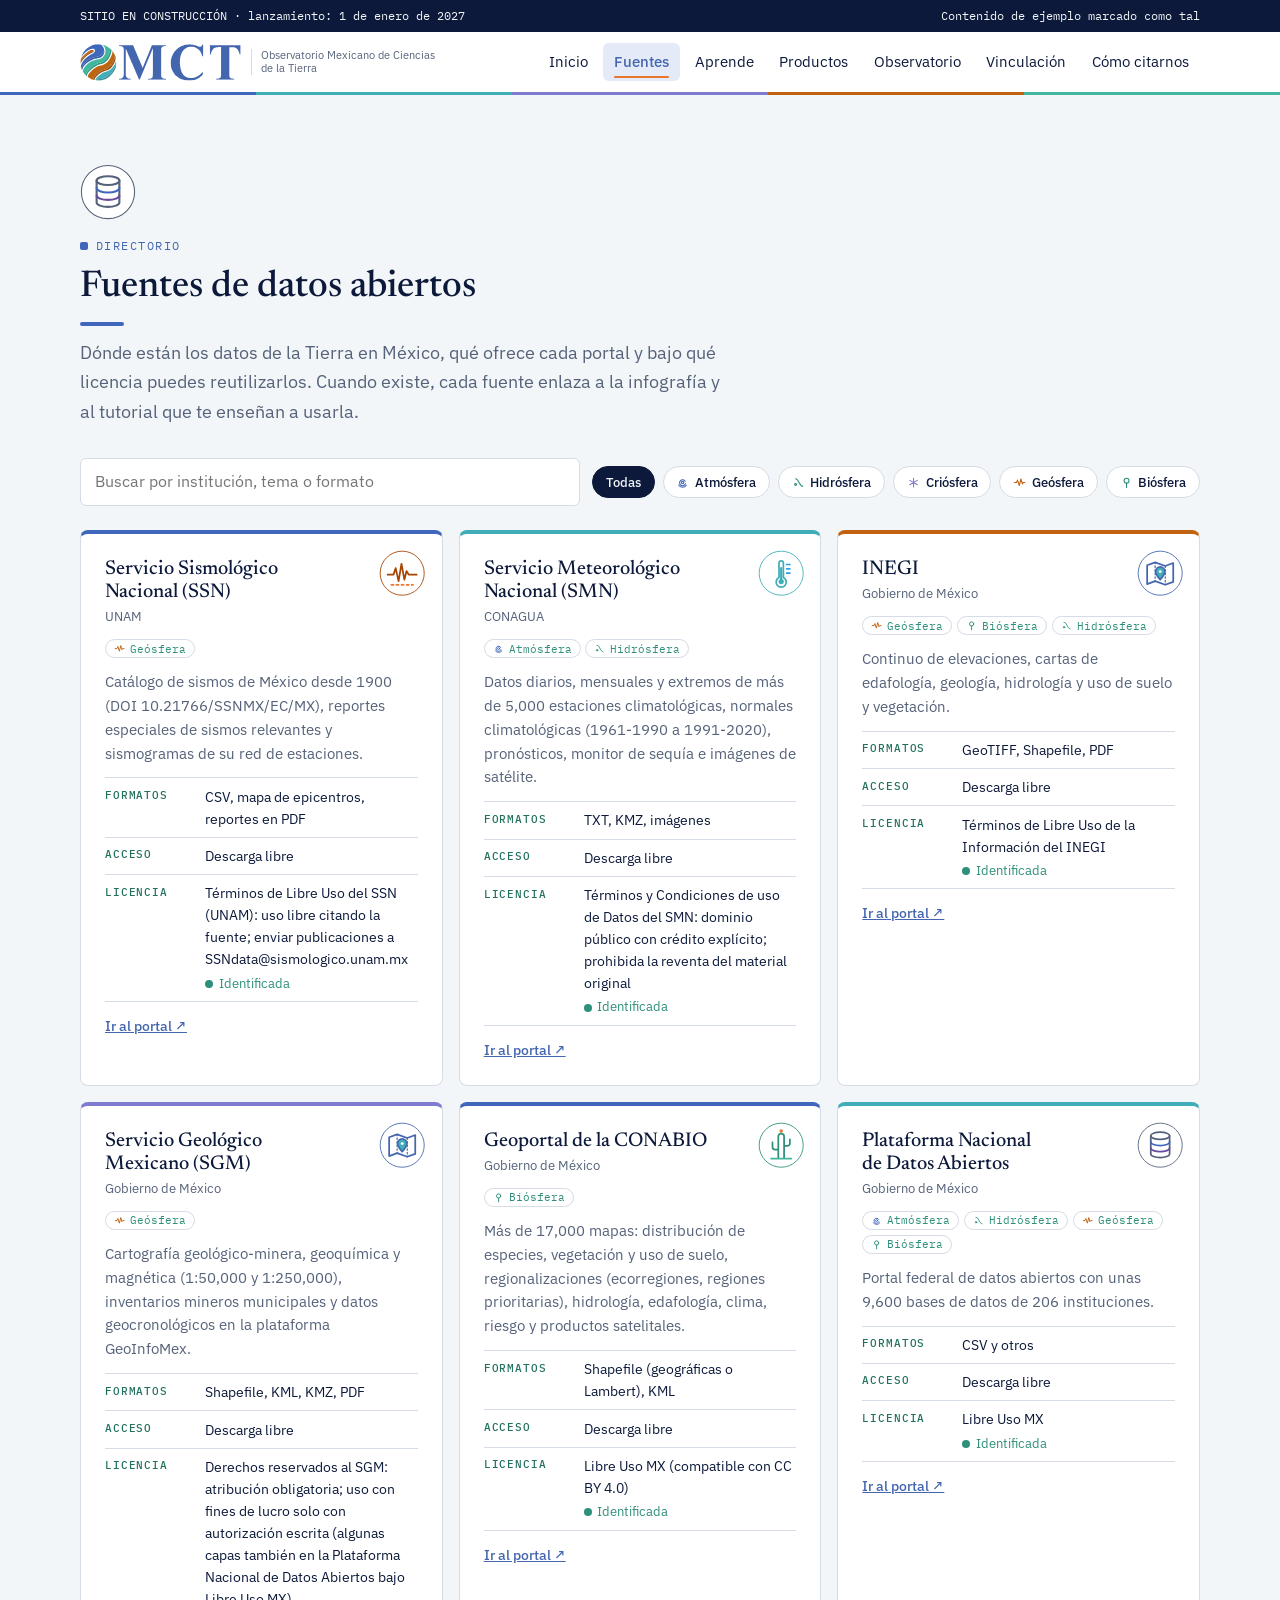
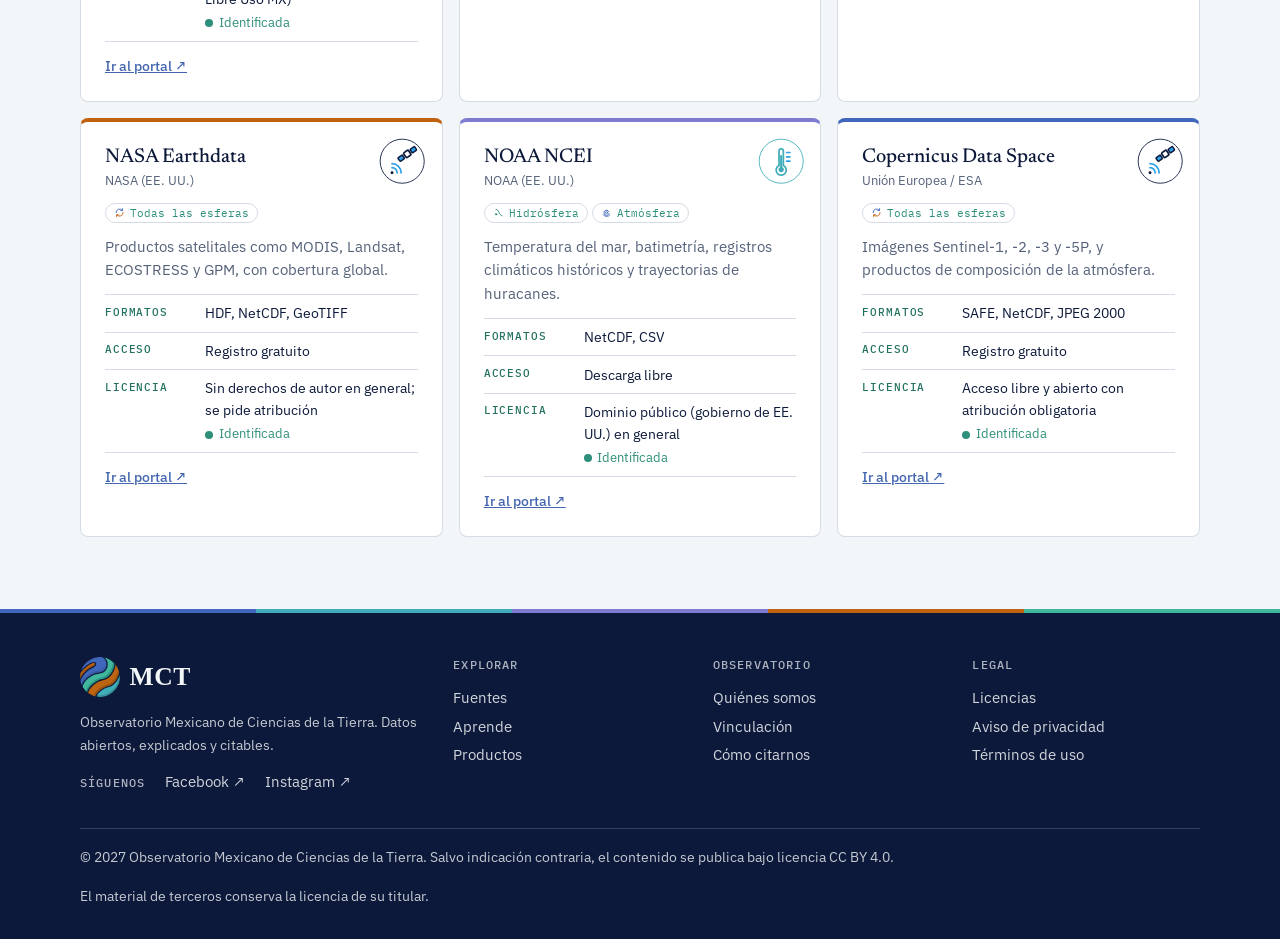
<file: fuentes.html>
<!doctype html>
<html lang="es-MX">
<head>
<meta charset="utf-8">
<meta name="viewport" content="width=device-width, initial-scale=1, viewport-fit=cover">
<title>Fuentes de datos · OMCT</title>
<meta name="description" content="Directorio comentado de fuentes de datos abiertos de Ciencias de la Tierra sobre México, con su licencia de reutilización.">
<meta name="robots" content="noindex, nofollow">
<meta property="og:title" content="Fuentes de datos · OMCT">
<meta property="og:description" content="Directorio comentado de fuentes de datos abiertos de Ciencias de la Tierra sobre México, con su licencia de reutilización.">
<meta property="og:type" content="website">
<meta property="og:locale" content="es_MX">
<link rel="icon" href="favicon-64.png" type="image/png">
<link rel="apple-touch-icon" href="apple-touch-icon.png">
<meta property="og:image" content="https://omct-open.github.io/omct-isotipo-512.png">
<link rel="preconnect" href="https://fonts.googleapis.com">
<link rel="preconnect" href="https://fonts.gstatic.com" crossorigin>
<link rel="stylesheet" href="https://fonts.googleapis.com/css2?family=Newsreader:ital,opsz,wght@0,6..72,400;0,6..72,500;0,6..72,600;1,6..72,400;1,6..72,500&family=IBM+Plex+Sans:wght@400;500;600&family=IBM+Plex+Mono:wght@400;500&display=swap">
<link rel="stylesheet" href="styles.css?v=24">
</head>
<body data-page="fuentes">

<div class="proto"><div class="wrap"><span>SITIO EN CONSTRUCCIÓN · lanzamiento: 1 de enero de 2027</span><span>Contenido de ejemplo marcado como tal</span></div></div>

<header class="site">
  <div class="wrap">
    <a class="brand" href="index.html">
      <img class="brand-img" src="omct-imagotipo.svg" alt="OMCT" width="160" height="37"><small>Observatorio Mexicano de Ciencias de la Tierra</small>
    </a>
    <button class="menu-btn" id="menuBtn" aria-expanded="false" aria-controls="mainNav">Menú</button>
    <nav class="main" id="mainNav" aria-label="Principal">
      <a href="index.html" data-p="inicio">Inicio</a>
      <a href="fuentes.html" data-p="fuentes">Fuentes</a>
      <a href="aprende.html" data-p="aprende">Aprende</a>
      <a href="productos.html" data-p="productos">Productos</a>
      <a href="observatorio.html" data-p="observatorio">Observatorio</a>
      <a href="vinculacion.html" data-p="vinculacion">Vinculación</a>
      <a href="citar.html" data-p="citar">Cómo citarnos</a>
    </nav>
  </div>
</header>

<main>
<section>
  <div class="band">
    <div class="wrap">
      <div class="head"><span class="head-ic" data-ic="datos" aria-hidden="true"></span><span class="eyebrow">Directorio</span><h2>Fuentes de datos abiertos</h2><p class="lead">Dónde están los datos de la Tierra en México, qué ofrece cada portal y bajo qué licencia puedes reutilizarlos. Cuando existe, cada fuente enlaza a la infografía y al tutorial que te enseñan a usarla.</p></div>
      <div class="tools">
        <input id="q" type="search" placeholder="Buscar por institución, tema o formato" aria-label="Buscar fuentes">
        <div class="chips" id="chips" role="group" aria-label="Filtrar por esfera"></div>
      </div>
      <div class="src-grid" id="srcGrid"></div>
    </div>
  </div>
</section>
</main>

<footer class="site">
  <div class="wrap">
    <div class="foot-grid">
      <div style="display:grid;gap:var(--s3);align-content:start">
        <div class="brand foot-brand"><img src="omct-isotipo-128.png" alt="O" width="40" height="40"><b>MCT</b></div>
        <p>Observatorio Mexicano de Ciencias de la Tierra. Datos abiertos, explicados y citables.</p>
      </div>
      <div><h4>Explorar</h4><a href="fuentes.html">Fuentes</a><a href="aprende.html">Aprende</a><a href="productos.html">Productos</a></div>
      <div><h4>Observatorio</h4><a href="observatorio.html">Quiénes somos</a><a href="vinculacion.html">Vinculación</a><a href="citar.html">Cómo citarnos</a></div>
      <div><h4>Legal</h4><a href="citar.html">Licencias</a><a href="privacidad.html">Aviso de privacidad</a><a href="terminos.html">Términos de uso</a></div>
    </div>
    <div class="legalline">
      <p>© 2027 Observatorio Mexicano de Ciencias de la Tierra. Salvo indicación contraria, el contenido se publica bajo licencia CC BY 4.0.</p>
      <p>El material de terceros conserva la licencia de su titular.</p>
      <p class="visits" id="visits" hidden></p>
    </div>
  </div>
</footer>

<div class="toast" id="toast" hidden></div>
<script data-goatcounter="https://omct-open.goatcounter.com/count" async src="//gc.zgo.at/count.js"></script>
<script src="main.js?v=16"></script>
</body>
</html>
</file>
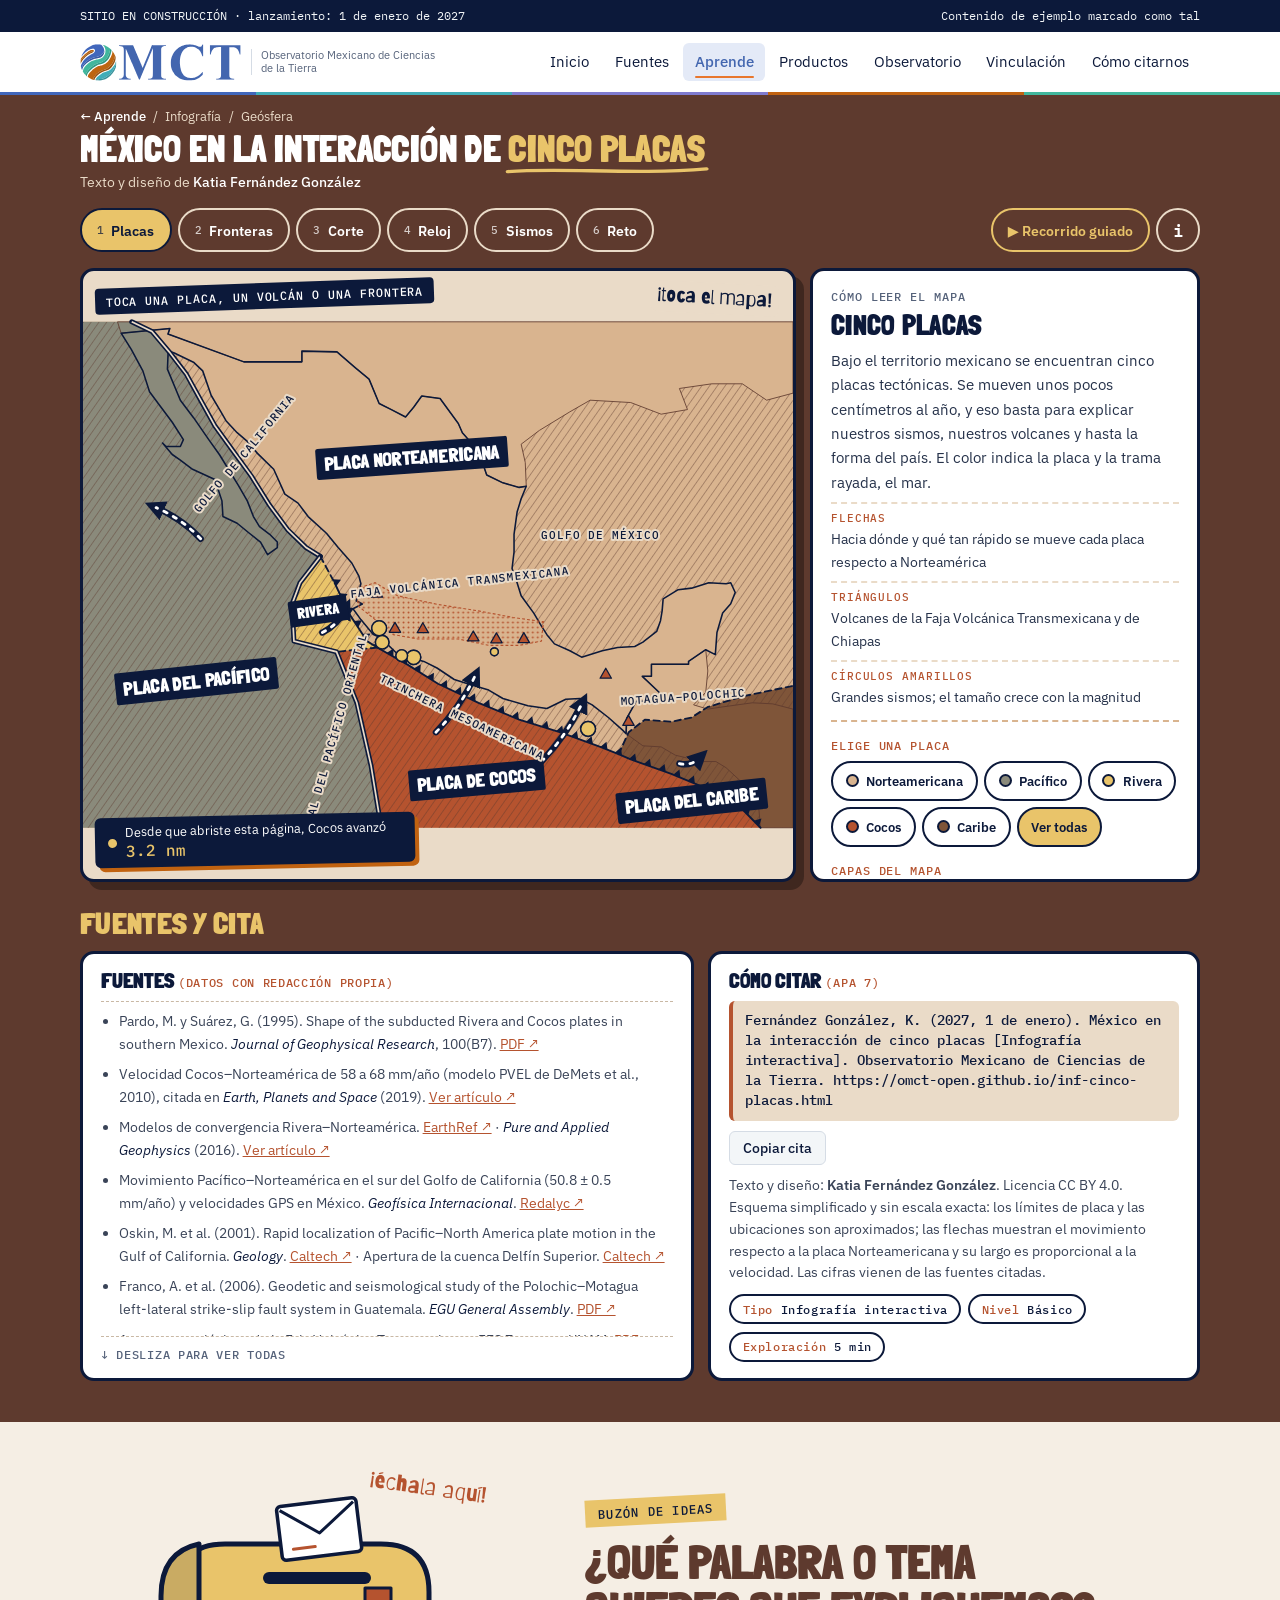
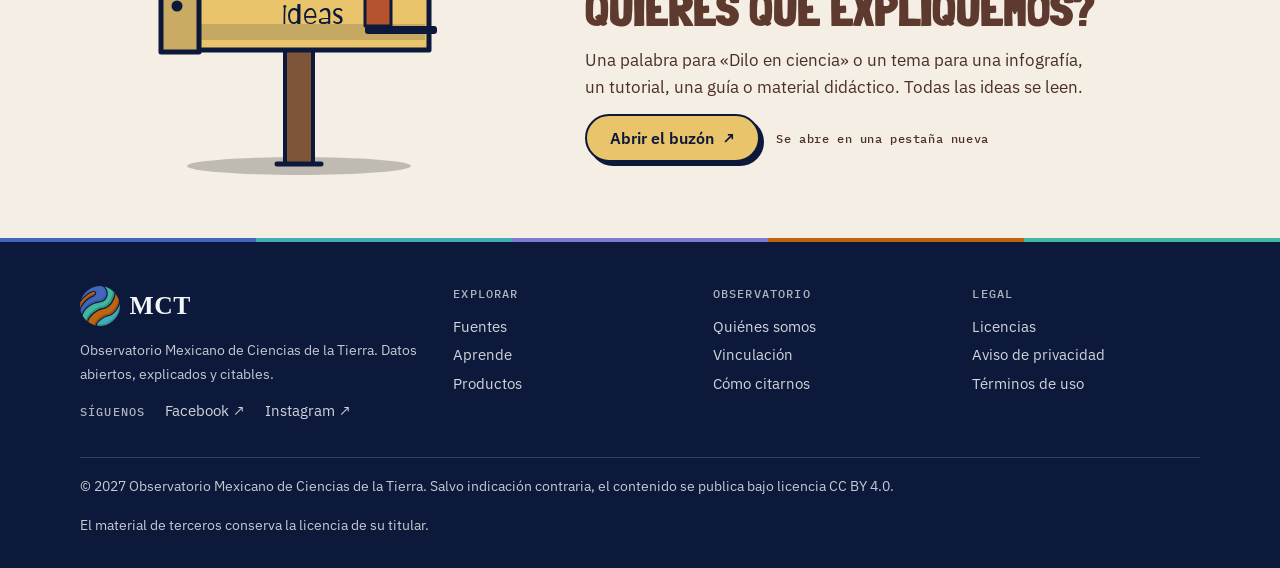
<file: inf-cinco-placas.html>
<!doctype html>
<html lang="es-MX">
<head>
<meta charset="utf-8">
<meta name="viewport" content="width=device-width, initial-scale=1, viewport-fit=cover">
<title>Infografía · México en la interacción de cinco placas · OMCT</title>
<meta name="description" content="Infografía interactiva en un solo mapa: las placas Norteamericana, del Pacífico, de Cocos, de Rivera y del Caribe, y cómo explican los sismos, los volcanes y la forma de México.">
<meta name="robots" content="noindex, nofollow">
<meta property="og:title" content="México en la interacción de cinco placas · OMCT">
<meta property="og:description" content="Infografía interactiva sobre las cinco placas tectónicas que rodean a México.">
<meta property="og:type" content="website">
<meta property="og:locale" content="es_MX">
<link rel="icon" href="favicon-64.png" type="image/png">
<link rel="apple-touch-icon" href="apple-touch-icon.png">
<meta property="og:image" content="https://omct-open.github.io/omct-isotipo-512.png">
<link rel="preconnect" href="https://fonts.googleapis.com">
<link rel="preconnect" href="https://fonts.gstatic.com" crossorigin>
<link rel="stylesheet" href="https://fonts.googleapis.com/css2?family=Newsreader:ital,opsz,wght@0,6..72,400;0,6..72,500;0,6..72,600;1,6..72,400;1,6..72,500&family=IBM+Plex+Sans:wght@400;500;600&family=IBM+Plex+Mono:wght@400;500&family=Londrina+Solid:wght@400;900&family=Barriecito&display=swap">
<link rel="stylesheet" href="styles.css?v=25">
<style>
/* ===== Infografía · Geósfera · versión «todo en el mapa» (una sola pantalla) =====
   Paleta del moodboard: roca · lava · arena · azufre. Fondo pleno: roca. Acento: azufre.
   Familias de elementos: sellos y etiquetas · trazos a mano · tramas. */
.gz{--roca:#5E3A2E;--azufre:#E9C46A;--arena:#EADBC8;--oxido:#B5532F;--arenaF:#D9B48F;--ceniza:#8A8A7B;--cafe:#7F5539;--noche:#0C193A;--base:#C16210;--disp:'Londrina Solid',Impact,sans-serif;--hand:'Barriecito','Comic Sans MS',cursive}
.gz-hand{font-family:var(--hand);font-weight:400}

/* --- Escenario --- */
.gz-app{background:var(--roca);color:#fff;position:relative}
.gz-app>.wrap{display:grid;gap:12px;padding-block:14px 20px}
.gz-top{display:flex;flex-wrap:wrap;align-items:flex-end;justify-content:space-between;gap:8px 24px}
.gz-titles{display:grid;gap:4px;min-width:0}
.gz-crumbs{display:flex;flex-wrap:wrap;gap:.45rem;font-size:.82rem;color:var(--arena)}
.gz-crumbs a{color:#fff;font-weight:500;text-decoration:none}.gz-crumbs a:hover{text-decoration:underline}
.gz-h1{margin:0;font-family:var(--disp);font-weight:900;font-size:clamp(1.7rem,2.9vw,2.5rem);line-height:1;letter-spacing:.01em;text-transform:uppercase;color:#fff}
.gz-h1 .az{color:var(--azufre);position:relative;display:inline-block;white-space:nowrap}
.gz-h1 .az svg{position:absolute;left:-2%;bottom:-.22em;width:104%;height:.3em;overflow:visible}
.gz-h1 .az path{stroke-dasharray:420;stroke-dashoffset:420;animation:gzTraza .8s .8s ease-out forwards}
@keyframes gzTraza{to{stroke-dashoffset:0}}
.gz-by{font-size:.85rem;color:var(--arena);margin:0}.gz-by b{color:#fff;font-weight:500}
.gz-tip{display:none;align-items:center;gap:.45rem;margin:2px 0 0;font:500 .74rem/1.35 var(--f-mono);letter-spacing:.03em;color:var(--azufre)}
.gz-tip svg{flex:none}
@media (max-width:1024px){.gz-tip{display:flex}}
.gz-live{display:flex;align-items:center;gap:.55rem;background:var(--noche);color:#fff;border-radius:6px;padding:.45rem .8rem;transform:rotate(-1.2deg);box-shadow:4px 4px 0 var(--base);font-size:.86rem;line-height:1.25;max-width:24rem}
.gz-live i{width:9px;height:9px;border-radius:50%;background:var(--azufre);flex:none;animation:gzBlink 1.2s ease-in-out infinite}
@keyframes gzBlink{50%{opacity:.2}}
.gz-live-top{display:none}
.gz-live-map{position:absolute;left:12px;bottom:14px;font-size:.8rem;max-width:min(20rem,calc(100% - 24px));pointer-events:none}
.gz-mapcol.touring .gz-live-map{display:none}
.gz-live b{font:500 1rem var(--f-mono);color:var(--azufre);white-space:nowrap;font-variant-numeric:tabular-nums}

/* barra de modos */
.gz-modes{display:flex;align-items:center;gap:6px;overflow-x:auto;scrollbar-width:none;padding:2px 2px 4px;margin:0 -2px}
.gz-modes::-webkit-scrollbar{display:none}
.gz-mode{flex:none;font:600 .9rem var(--f-body);min-height:44px;padding:.4rem .95rem;border-radius:99px;border:2px solid var(--arena);background:transparent;color:#fff;cursor:pointer;display:inline-flex;align-items:center;gap:.45rem;transition:transform .15s,background .2s}
.gz-mode:hover{transform:translateY(-2px)}
.gz-mode[aria-pressed="true"]{background:var(--azufre);border-color:var(--noche);color:var(--noche)}
.gz-mode .n{font:500 .7rem var(--f-mono);opacity:.75}
.gz-mode:focus-visible,.gz-btn:focus-visible,.gz-x:focus-visible{outline:3px solid var(--azufre);outline-offset:2px}
.gz-sep{flex:1 0 8px}
.gz-mode.tour{border-color:var(--azufre);color:var(--azufre)}
.gz-mode.tour[aria-pressed="true"]{color:var(--noche)}
.gz-mode.info{width:44px;justify-content:center;padding:0;font:600 1.05rem var(--f-mono)}

/* mapa + panel */
.gz-stage{display:grid;grid-template-columns:minmax(0,1fr) minmax(320px,390px);gap:14px;height:var(--gz-h,clamp(430px,calc(100svh - 300px),800px))}
.gz-mapcol{position:relative;height:100%;min-height:0}
.gz-mapbox{position:relative;height:100%;min-height:0;background:var(--arena);border:3px solid var(--noche);border-radius:14px;overflow:hidden;box-shadow:8px 8px 0 #3f271f}
#gzMap{display:block;width:100%;height:100%;touch-action:manipulation}
.gz-cap{position:absolute;left:12px;top:12px;max-width:calc(100% - 24px);font:500 .74rem var(--f-mono);letter-spacing:.08em;text-transform:uppercase;background:var(--noche);color:#fff;padding:.35rem .65rem;border-radius:4px;transform:rotate(-2deg);pointer-events:none}
.gz-hint{position:absolute;right:14px;top:12px;font-size:1.2rem;color:var(--noche);transform:rotate(3deg);pointer-events:none;background:var(--arena);padding:0 .4rem;border-radius:6px}
.gz-panel{height:100%;min-height:0;overflow:auto;overscroll-behavior:contain;background:#fff;color:var(--noche);border:3px solid var(--noche);border-radius:14px;padding:18px;display:grid;gap:12px;align-content:start;scrollbar-width:thin}
.gz-panel .k{font:500 .72rem var(--f-mono);letter-spacing:.08em;text-transform:uppercase;color:#55627A}
.gz-panel h2,.gz-panel h3{margin:0;font:900 1.75rem/1 var(--disp);text-transform:uppercase;letter-spacing:.01em;color:var(--noche);display:flex;align-items:center;gap:.55rem}
.gz-panel h3 i{width:18px;height:18px;border-radius:50%;border:2px solid var(--noche);flex:none}
.gz-panel p{margin:0;font-size:.95rem;color:#26324A}
.gz-panel .sub{font:500 .72rem var(--f-mono);letter-spacing:.08em;text-transform:uppercase;color:var(--oxido);margin:4px 0 -4px}
.gz-detail{display:grid;gap:.5rem;padding-bottom:12px;border-bottom:2px dashed #D9B48F}
.gz-facts{list-style:none;margin:0;padding:0;display:grid;gap:.5rem}
.gz-facts li{border-top:2px dashed #EADBC8;padding-top:.45rem;font-size:.9rem;color:#26324A}
.gz-facts b{display:block;font:500 .7rem var(--f-mono);letter-spacing:.08em;text-transform:uppercase;color:var(--oxido);margin-bottom:.1rem}
.gz-facts .num{font:500 .98rem var(--f-mono);color:var(--noche)}
.gz-note{font-size:.8rem!important;color:#55627A!important;line-height:1.45}

/* botones del panel */
.gz-ctrl{display:flex;flex-wrap:wrap;gap:6px}
.gz-btn{font:600 .84rem var(--f-body);min-height:40px;padding:.35rem .8rem;border-radius:99px;border:2px solid var(--noche);background:#fff;color:var(--noche);cursor:pointer;display:inline-flex;align-items:center;gap:.45rem;transition:transform .15s,background .2s;text-align:left}
.gz-btn:hover{transform:translateY(-2px)}
.gz-btn[aria-pressed="true"]{background:var(--azufre)}
.gz-btn .sw{width:13px;height:13px;border-radius:50%;border:2px solid var(--noche);flex:none}
.gz-btn.soft{background:#F7F4EF;border-color:#C9CFD9}
.gz-btn.soft[aria-pressed="true"]{background:var(--arena);border-color:var(--noche)}
.gz-legend{display:grid;grid-template-columns:repeat(2,minmax(0,1fr));gap:.45rem .8rem;font-size:.8rem;color:#26324A}
.gz-legend span{display:inline-flex;align-items:center;gap:.45rem}
.gz-legend svg{flex:none}

/* fronteras */
.gz-types{display:grid;gap:8px}
.gz-type{display:grid;grid-template-columns:96px minmax(0,1fr);gap:10px;align-items:center;text-align:left;font:inherit;color:var(--noche);background:#F7F4EF;border:2px solid #C9CFD9;border-radius:12px;padding:8px;cursor:pointer;transition:border-color .2s,transform .15s}
.gz-type:hover{transform:translateY(-2px)}
.gz-type[aria-pressed="true"]{border-color:var(--noche);background:#FFF6DD}
.gz-type svg{width:96px;height:68px;display:block;border-radius:8px;background:var(--arena)}
.gz-type b{display:block;font:900 1.15rem/1 var(--disp);text-transform:uppercase;color:var(--oxido)}
.gz-type small{display:block;font:500 .66rem var(--f-mono);letter-spacing:.06em;text-transform:uppercase;color:#55627A;margin:.15rem 0 .2rem}
.gz-type span{font-size:.84rem;color:#26324A;line-height:1.35}
.gz-l{animation:gzL 3s ease-in-out infinite alternate}.gz-r{animation:gzR 3s ease-in-out infinite alternate}
.gz-dive{animation:gzDive 3s ease-in-out infinite alternate}.gz-up{animation:gzUp 2.6s ease-in infinite}
@keyframes gzL{to{transform:translateX(-14px)}}@keyframes gzR{to{transform:translateX(14px)}}
@keyframes gzDive{to{transform:translate(14px,9px)}}
@keyframes gzUp{0%{transform:translateY(22px);opacity:0}40%{opacity:1}100%{transform:translateY(-14px);opacity:0}}

/* corte */
.gz-xsfig{background:var(--arena);border:2px solid var(--noche);border-radius:10px;overflow:hidden}
#gzXs{display:block;width:100%;height:auto}
#gzXs .slab-flow{fill:none;stroke:#fff;stroke-width:3;stroke-dasharray:3 15;animation:gzSlab 1.3s linear infinite}
@keyframes gzSlab{to{stroke-dashoffset:-18}}
#gzXs .mag{fill:var(--azufre);stroke:var(--noche);stroke-width:1.5;animation:gzMag 2.6s ease-in infinite}
@keyframes gzMag{0%{transform:translateY(0);opacity:0}15%{opacity:1}100%{transform:translateY(var(--h));opacity:0}}
#gzXs .star{fill:var(--azufre);stroke:var(--noche);stroke-width:1.5;transform-box:fill-box;transform-origin:center;animation:gzStar 2.4s ease-in-out infinite}
@keyframes gzStar{0%,65%,100%{opacity:0;transform:scale(.4)}78%{opacity:1;transform:scale(1.15)}}
#gzXs .guide{font:500 30px var(--f-mono);letter-spacing:.02em;text-transform:uppercase;fill:var(--noche);paint-order:stroke;stroke:#EADBC8;stroke-width:6px;stroke-linejoin:round}
#gzXs .guide-l{stroke:var(--noche);stroke-width:2;fill:none}
.gz-ang{display:flex;align-items:baseline;gap:.6rem}
.gz-ang b{font:900 2.8rem/.85 var(--disp);color:var(--oxido)}
.gz-ang small{font:500 .7rem var(--f-mono);letter-spacing:.08em;color:#55627A;text-transform:uppercase}

/* reloj */
.gz-yrs{font:900 2rem/.95 var(--disp);text-transform:uppercase;color:var(--noche)}
.gz-range{width:100%;height:40px;accent-color:var(--oxido)}
.gz-rows{display:grid;gap:10px}
.gz-row .t{display:flex;justify-content:space-between;gap:.5rem;align-items:baseline;font-size:.86rem}
.gz-row .t b{font:500 .95rem var(--f-mono);white-space:nowrap}
.gz-row .t small{color:#55627A;font-size:.74rem}
.gz-bar{height:12px;border-radius:99px;background:#EEF1F5;margin-top:.3rem;overflow:hidden}
.gz-bar i{display:block;height:100%;border-radius:99px;border:2px solid var(--noche)}
.gz-golfo{display:none;align-items:center;gap:8px;margin:0;color:var(--oxido)}
.gz-golfo.on{display:flex}
.gz-golfo .gz-hand{font-size:1.2rem;transform:rotate(-3deg)}
.gz-livebox{background:var(--noche);color:#fff;border-radius:8px;padding:10px 12px;font-size:.88rem}
.gz-livebox b{font:500 1rem var(--f-mono);color:var(--azufre)}

/* sismos */
.gz-qlist{display:grid;grid-template-columns:repeat(2,minmax(0,1fr));gap:6px}
.gz-qc{display:grid;gap:.1rem;text-align:left;font:inherit;color:var(--noche);background:#F7F4EF;border:2px solid #C9CFD9;border-radius:10px;padding:.5rem .6rem;cursor:pointer;min-height:44px;transition:border-color .2s,transform .15s}
.gz-qc:hover{transform:translateY(-2px)}
.gz-qc[aria-pressed="true"]{border-color:var(--noche);background:#FFF6DD}
.gz-qc .m{font:900 1.35rem/1 var(--disp);color:var(--oxido)}
.gz-qc small{font:500 .68rem var(--f-mono);color:#55627A}

/* reto */
.gz-clue{font:900 1.45rem/1.05 var(--disp)!important;text-transform:uppercase;color:var(--noche)!important}
.gz-fb{min-height:1.2em}
.gz-fb.ok{color:#1F6E5C!important}.gz-fb.no{color:var(--oxido)!important}
.gz-dots{display:flex;gap:6px}
.gz-dots i{width:12px;height:12px;border-radius:50%;border:2px solid var(--noche);background:#fff}
.gz-dots i.ok{background:#2E8B6E}.gz-dots i.no{background:var(--oxido)}.gz-dots i.cur{background:var(--azufre)}

/* recorrido guiado */
.gz-tourbar{position:absolute;left:12px;right:12px;bottom:12px;display:grid;grid-template-columns:auto minmax(0,1fr) auto;gap:10px;align-items:center;background:var(--noche);color:#fff;border-radius:10px;padding:10px 12px;box-shadow:5px 5px 0 var(--base)}
.gz-tourbar[hidden]{display:none}
.gz-tourbar .st{font:500 .72rem var(--f-mono);letter-spacing:.08em;color:var(--azufre);white-space:nowrap}
.gz-tourbar p{margin:0;font-size:.95rem;line-height:1.35}
.gz-tourbar .nav{display:flex;gap:6px}
.gz-x{min-width:40px;min-height:40px;border-radius:99px;border:2px solid var(--arena);background:transparent;color:#fff;font:600 1rem var(--f-body);cursor:pointer;padding:0 .7rem}
.gz-x.pri{background:var(--azufre);border-color:var(--azufre);color:var(--noche)}

/* mapa */
.gz-plate{cursor:pointer;transition:opacity .45s}
.gz-plate.dim{opacity:.35}
.gz-plate.sel{stroke:#fff;stroke-width:4}
.gz-bnd{fill:none;stroke:var(--noche);stroke-width:2.6;stroke-linejoin:round;stroke-linecap:round;transition:stroke-width .3s}
.gz-bnd.div{stroke-width:7}
.gz-hit{fill:none;stroke:transparent;stroke-width:20;cursor:pointer}
.gz-hit:hover+.gz-bnd,.gz-bnd.on{stroke-width:6}.gz-hit:hover+.gz-bnd.div,.gz-bnd.div.on{stroke-width:11}
.gz-bnd.on{filter:drop-shadow(0 0 3px #fff) drop-shadow(0 0 6px #E9C46A)}
.gz-arr{fill:none;stroke-linecap:round}
.gz-arr .flow{stroke:#fff;stroke-width:4;stroke-dasharray:5 10;animation:gzFlow 1s linear infinite}
@keyframes gzFlow{to{stroke-dashoffset:-15}}
.gz-q,.gz-v,.gz-cut{cursor:pointer}
.gz-q .ring{fill:none;stroke:var(--noche);stroke-width:2.2;transform-box:fill-box;transform-origin:center;animation:gzPulse 2.6s ease-out infinite}
@keyframes gzPulse{0%{transform:scale(.4);opacity:1}100%{transform:scale(2.8);opacity:0}}
.gz-q.on circle:last-child{fill:#fff;stroke-width:3.5}
.gz-q:focus-visible circle,.gz-v:focus-visible path,.gz-cut:focus-visible .ln{stroke:#fff;stroke-width:3}
.gz-lab text{font-family:var(--disp);font-weight:900;text-transform:uppercase;letter-spacing:.02em}
.gz-sm{font:500 11px var(--f-mono);letter-spacing:.08em;text-transform:uppercase;fill:var(--noche);paint-order:stroke;stroke:var(--arena);stroke-width:4px;stroke-linejoin:round;pointer-events:none}
.gz-cut .ln{fill:none;stroke:var(--noche);stroke-width:3.5;stroke-dasharray:10 6}
.gz-cut .hit{fill:none;stroke:transparent;stroke-width:26}
.gz-cut .tag rect{fill:var(--noche)}.gz-cut .tag text{fill:#fff;font:900 19px var(--disp);text-transform:uppercase;letter-spacing:.03em}
.gz-cut.on .ln{stroke:var(--oxido);stroke-width:6;stroke-dasharray:none}
.gz-cut.on .tag rect{fill:var(--oxido)}
.gz-dist text{font-family:var(--f-mono);font-weight:500;fill:var(--noche);paint-order:stroke;stroke:var(--arena);stroke-width:5px;stroke-linejoin:round}
.gz-dist .big{font-family:var(--disp);font-weight:900}
.gz-off{display:none}
.gz-in{opacity:0;animation:gzIn .7s ease forwards}
@keyframes gzIn{to{opacity:1}}
.gz-draw{animation:gzDraw 1.5s ease forwards}
@keyframes gzDraw{to{stroke-dashoffset:0}}

/* lo que muestra el mapa en cada modo */
#gzCuts,#gzDist{display:none}
.gz-mapbox[data-mode="corte"] #gzCuts,.gz-mapbox[data-mode="reloj"] #gzDist{display:inline}
.gz-mapbox[data-mode="fronteras"] .gz-plate{opacity:.5}
.gz-mapbox[data-mode="fronteras"] #gzArrows,.gz-mapbox[data-mode="fronteras"] #gzQuakes,.gz-mapbox[data-mode="fronteras"] #gzVolc{opacity:.25;pointer-events:none}
.gz-mapbox[data-mode="corte"] #gzQuakes,.gz-mapbox[data-mode="corte"] #gzArrows{opacity:.2;pointer-events:none}
.gz-mapbox[data-mode="reloj"] #gzQuakes,.gz-mapbox[data-mode="reloj"] #gzVolc,.gz-mapbox[data-mode="reloj"] #gzFvtm{opacity:.2;pointer-events:none}
.gz-mapbox[data-mode="sismos"] .gz-plate{opacity:.6}
.gz-mapbox[data-mode="sismos"] #gzArrows,.gz-mapbox[data-mode="sismos"] #gzVolc{opacity:.2;pointer-events:none}
.gz-mapbox[data-mode="sismos"] #gzQuakes{display:inline!important}
.gz-mapbox[data-mode="reloj"] #gzLabels,.gz-mapbox[data-mode="corte"] #gzLabels,.gz-mapbox[data-mode="reto"] #gzLabels,.gz-mapbox[data-mode="reto"] #gzArrows,.gz-mapbox[data-mode="reto"] #gzQuakes,.gz-mapbox[data-mode="reto"] #gzVolc{display:none}
.gz-mapbox[data-mode="reto"] .gz-plate:hover{opacity:.8}

a.gz-mode.info{text-decoration:none}

/* --- Celular y tableta --- */
@media (max-width:900px){
  .gz-app>.wrap{gap:10px;padding-block:12px 16px}
  .gz-live{font-size:.8rem}
  .gz-live-top{display:flex}.gz-live-map{display:none}
  .gz-stage{grid-template-columns:1fr;height:auto;gap:10px}
  .gz-mapcol{height:auto}
  .gz-mapbox{height:auto;aspect-ratio:1000/713}
  .gz-panel{height:auto;max-height:none;overflow:visible;padding:14px}
  .gz-tourbar{position:static;margin-top:10px;grid-template-columns:1fr auto;grid-template-areas:"st nav" "p p";border-radius:10px}
  .gz-tourbar .st{grid-area:st}.gz-tourbar p{grid-area:p}.gz-tourbar .nav{grid-area:nav}
  .gz-hint,.gz-cap{display:none}
  .gz-mode .n{display:none}
}
@media (max-width:420px){.gz-qlist{grid-template-columns:1fr}}
/* --- Fuentes y cita (bloque común de Aprende: siempre visible, antes del buzón) --- */
.fc{--fc-bg:#0C193A;--fc-acc:#E9C46A;--fc-link:#B5532F;--fc-code:#EADBC8;--fc-bar:#B5532F;--fc-pt:clamp(2rem,5vw,3rem);background:var(--fc-bg);color:#fff;scroll-margin-top:84px}
.fc>.wrap{display:grid;gap:12px;padding-block:var(--fc-pt) clamp(1.8rem,4vw,2.6rem)}
.fc-h{margin:0;font:900 clamp(1.5rem,2.4vw,2rem)/1 'Londrina Solid',Impact,sans-serif;text-transform:uppercase;letter-spacing:.01em;color:var(--fc-acc)}
.fc-grid{display:grid;grid-template-columns:minmax(0,1.25fr) minmax(0,1fr);gap:14px;align-items:stretch}
.fc-card{background:#fff;color:#0C193A;border:3px solid #0C193A;border-radius:14px;padding:16px 18px;display:grid;gap:10px;min-width:0;align-content:start}
.fc-card h3{margin:0;font:900 1.35rem/1 'Londrina Solid',Impact,sans-serif;text-transform:uppercase;color:#0C193A}
.fc-card h3 span{font:500 .72rem var(--f-mono);letter-spacing:.06em;color:var(--fc-link);text-transform:uppercase;vertical-align:middle}
.fc-src{grid-template-rows:auto 1fr auto;align-content:stretch}
.fc-scroll{height:0;min-height:100%;overflow:auto;overscroll-behavior:contain;padding:8px 6px 8px 0;scrollbar-width:thin;border-block:1px dashed #c9b8a4}
.fc-scroll:focus-visible{outline:3px solid var(--fc-acc);outline-offset:3px}
.fc-refs{margin:0;padding-left:1.1rem;display:grid;gap:.5rem;font-size:.88rem;color:#3a4458}
.fc-refs i{color:#0C193A}
.fc-refs a{color:var(--fc-link)}
.fc-more{margin:0;font:500 .72rem var(--f-mono);letter-spacing:.06em;color:#55627A;text-transform:uppercase}
.fc-cite code{display:block;white-space:normal;word-break:break-word;font:500 .86rem/1.45 var(--f-mono);background:var(--fc-code);color:#0C193A;border-left:4px solid var(--fc-bar);border-radius:6px;padding:10px 12px}
.fc-cite .copy{justify-self:start}
.fc-note{margin:0;font-size:.85rem;color:#3a4458}.fc-note b{font-weight:600}
.fc-chips{display:flex;flex-wrap:wrap;gap:.45rem}
.fc-chips span{font:500 .76rem var(--f-mono);letter-spacing:.05em;padding:.35rem .7rem;border-radius:99px;border:2px solid #0C193A;color:#0C193A}
.fc-chips b{font-weight:500;color:var(--fc-link)}
@media (max-width:900px){
  .fc-grid{grid-template-columns:1fr}
  .fc-scroll{height:auto;min-height:0;max-height:13rem}
  .fc-cite{order:-1}
}
/* --- Buzón de ideas: un buzón que abre el formulario en una pestaña nueva (buzon.html) --- */
.bzx{--bzx-bg:#0C193A;--bzx-acc:#E9C46A;--bzx-flag:#B5532F;--bzx-post:#7F5539;--bzx-soft:#EADBC8;--bzx-shadow:#000;--bzx-ink:#fff;--bzx-line:#EADBC8;--bzx-say:#E9C46A;background:var(--bzx-bg);color:var(--bzx-ink);overflow:hidden;position:relative;isolation:isolate}
/* fondo: sobres a la deriva, muy tenues (ideas en camino); no compiten con el buzón */
.bzx-env{position:absolute;inset:0;z-index:-1;pointer-events:none;overflow:hidden;color:var(--bzx-line);opacity:.17;transition:opacity .4s}
.bzx-env span{position:absolute;left:var(--x);top:105%;width:var(--s);animation:bzxSube var(--d) linear infinite;animation-delay:var(--t)}
.bzx-env span svg{display:block;width:100%;height:auto;overflow:visible;animation:bzxVaiven 5.5s ease-in-out infinite alternate;transform:rotate(var(--r))}
@keyframes bzxSube{0%{top:105%;opacity:0}10%,85%{opacity:1}100%{top:-12%;opacity:0}}
@keyframes bzxVaiven{from{transform:translateX(-10px) rotate(var(--r))}to{transform:translateX(10px) rotate(calc(var(--r) * -1))}}
@media (prefers-reduced-motion:reduce){.bzx-env span{animation:none;top:var(--y)}.bzx-env span svg{animation:none}}
.bzx>.wrap{padding-block:clamp(2.2rem,5vw,3.6rem)}
.bzx-card{display:grid;grid-template-columns:minmax(220px,.85fr) minmax(0,1.15fr);gap:clamp(1.2rem,4vw,3.2rem);align-items:center;color:inherit;text-decoration:none;border-radius:18px}
.bzx:has(.bzx-card:hover) .bzx-env,.bzx:has(.bzx-card:focus-visible) .bzx-env{opacity:.28}
.bzx-card:focus-visible{outline:3px solid var(--bzx-acc);outline-offset:8px}
.bzx-art{position:relative;justify-self:center;width:100%;max-width:360px}
.bzx-art svg{display:block;width:100%;height:auto;overflow:visible}
.bzx-say{position:absolute;right:0;top:-.4rem;font:400 1.35rem 'Barriecito','Comic Sans MS',cursive;color:var(--bzx-say);transform:rotate(8deg)}
.bzx-txt{display:grid;gap:14px;align-content:center}
.bzx-tag{justify-self:start;font:500 .78rem var(--f-mono);letter-spacing:.1em;text-transform:uppercase;padding:.35rem .8rem;background:var(--bzx-acc);color:#0C193A;transform:rotate(-3deg)}
.bzx-txt h2{margin:0;font:900 clamp(2rem,4vw,3rem)/.98 'Londrina Solid',Impact,sans-serif;text-transform:uppercase;color:var(--bzx-ink)}
.bzx-txt p{margin:0;font-size:1.05rem;color:var(--bzx-soft);max-width:32rem}
.bzx-go{display:flex;flex-wrap:wrap;align-items:center;gap:.6rem 1rem}
.bzx-btn{display:inline-flex;align-items:center;gap:.5rem;min-height:48px;padding:.6rem 1.4rem;border-radius:99px;border:2px solid #0C193A;background:var(--bzx-acc);color:#0C193A;font:600 1rem var(--f-body);box-shadow:4px 4px 0 #0C193A;transition:transform .15s,box-shadow .15s}
.bzx-card:hover .bzx-btn{transform:translate(-1px,-1px);box-shadow:5px 5px 0 #0C193A}
.bzx-card:active .bzx-btn{transform:translate(3px,3px);box-shadow:1px 1px 0 #0C193A}
.bzx-note{font:500 .74rem var(--f-mono);letter-spacing:.05em;color:var(--bzx-soft)}
/* animación del buzón */
.bzx .flag{transform-origin:308px 150px;transform:rotate(-90deg);transition:transform .5s cubic-bezier(.3,1.6,.5,1)}
.bzx .env{transition:transform .55s cubic-bezier(.5,0,.75,0)}
.bzx .bob{animation:bzxBob 2.4s ease-in-out infinite}
@keyframes bzxBob{50%{transform:translateY(-6px)}}
.bzx .spark{opacity:0;transition:opacity .3s .35s}
.bzx-card:hover .flag,.bzx-card:focus-visible .flag{transform:rotate(0)}
.bzx-card:hover .env,.bzx-card:focus-visible .env{transform:translateY(74px)}
.bzx-card:hover .spark,.bzx-card:focus-visible .spark{opacity:1}
@media (max-width:760px){
  .bzx-card{grid-template-columns:1fr}
  .bzx-art{max-width:260px}
}
@media (prefers-reduced-motion:reduce){.bzx *{animation:none!important;transition:none!important}}
.gz .fc{--fc-bg:var(--roca);--fc-acc:var(--azufre);--fc-link:var(--oxido);--fc-code:var(--arena);--fc-bar:var(--oxido);--fc-pt:6px}
.gz .bzx{--bzx-bg:#F5EEE4;--bzx-acc:var(--azufre);--bzx-flag:var(--oxido);--bzx-post:var(--cafe);--bzx-soft:#4a2f25;--bzx-ink:var(--roca);--bzx-line:var(--roca);--bzx-say:var(--oxido)}

@media (prefers-reduced-motion:reduce){
  .gz *{animation:none!important;transition:none!important}
  .gz-in{opacity:1}.gz-draw,.gz-h1 .az path{stroke-dashoffset:0!important}
  #gzXs .mag,#gzXs .star{opacity:0}
}
</style>
</head>
<body data-page="aprende" class="gz">

<div class="proto"><div class="wrap"><span>SITIO EN CONSTRUCCIÓN · lanzamiento: 1 de enero de 2027</span><span>Contenido de ejemplo marcado como tal</span></div></div>

<header class="site">
  <div class="wrap">
    <a class="brand" href="index.html">
      <img class="brand-img" src="omct-imagotipo.svg" alt="OMCT" width="160" height="37"><small>Observatorio Mexicano de Ciencias de la Tierra</small>
    </a>
    <button class="menu-btn" id="menuBtn" aria-expanded="false" aria-controls="mainNav">Menú</button>
    <nav class="main" id="mainNav" aria-label="Principal">
      <a href="index.html" data-p="inicio">Inicio</a>
      <a href="fuentes.html" data-p="fuentes">Fuentes</a>
      <a href="aprende.html" data-p="aprende">Aprende</a>
      <a href="productos.html" data-p="productos">Productos</a>
      <a href="observatorio.html" data-p="observatorio">Observatorio</a>
      <a href="vinculacion.html" data-p="vinculacion">Vinculación</a>
      <a href="citar.html" data-p="citar">Cómo citarnos</a>
    </nav>
  </div>
</header>


<main>
<!-- ================= INFOGRAFÍA: TODO EN EL MAPA ================= -->
<section class="gz-app" aria-labelledby="gzTitle">
  <div class="wrap">
    <div class="gz-top">
      <div class="gz-titles">
        <nav class="gz-crumbs" aria-label="Ruta"><a href="aprende.html">← Aprende</a><span aria-hidden="true">/</span><span>Infografía</span><span aria-hidden="true">/</span><span>Geósfera</span></nav>
        <h1 class="gz-h1" id="gzTitle">México en la interacción de <span class="az">cinco placas<svg viewBox="0 0 300 20" preserveAspectRatio="none" aria-hidden="true"><path d="M4 12 C80 4 190 18 296 7" fill="none" stroke="#E9C46A" stroke-width="6" stroke-linecap="round"/></svg></span></h1>
        <p class="gz-by">Texto y diseño de <b>Katia Fernández González</b></p>
        <p class="gz-tip"><svg viewBox="0 0 24 24" width="16" height="16" aria-hidden="true" focusable="false"><rect x="2.5" y="4" width="19" height="12.5" rx="1.6" fill="none" stroke="currentColor" stroke-width="2"/><path d="M8 20h8M12 16.5V20" stroke="currentColor" stroke-width="2" stroke-linecap="round"/></svg>Para una mejor experiencia, explórala en computadora o en una tableta horizontal.</p>
      </div>
      <p class="gz-live gz-live-top" role="group" aria-label="Contador en vivo"><i aria-hidden="true"></i><span>Desde que abriste esta página, la placa de Cocos avanzó <b data-live>0.0 nm</b> bajo México.</span></p>
    </div>

    <nav class="gz-modes" id="gzModes" aria-label="Qué mostrar en el mapa">
      <button class="gz-mode" type="button" data-m="placas" aria-pressed="true"><span class="n">1</span>Placas</button>
      <button class="gz-mode" type="button" data-m="fronteras" aria-pressed="false"><span class="n">2</span>Fronteras</button>
      <button class="gz-mode" type="button" data-m="corte" aria-pressed="false"><span class="n">3</span>Corte</button>
      <button class="gz-mode" type="button" data-m="reloj" aria-pressed="false"><span class="n">4</span>Reloj</button>
      <button class="gz-mode" type="button" data-m="sismos" aria-pressed="false"><span class="n">5</span>Sismos</button>
      <button class="gz-mode" type="button" data-m="reto" aria-pressed="false"><span class="n">6</span>Reto</button>
      <span class="gz-sep" aria-hidden="true"></span>
      <button class="gz-mode tour" type="button" id="gzTourBtn" aria-pressed="false">▶ Recorrido guiado</button>
      <a class="gz-mode info" href="#fuentes" id="gzInfoBtn" aria-label="Ir a fuentes y cita" title="Fuentes y cita">i</a>
    </nav>

    <div class="gz-stage">
      <div class="gz-mapcol">
        <div class="gz-mapbox" id="gzMapbox" data-mode="placas">
          <svg id="gzMap" role="img" aria-label="Mapa esquemático de México con las cinco placas tectónicas, sus fronteras, la dirección en que se mueven, los principales volcanes y seis grandes sismos"></svg>
          <span class="gz-cap" id="gzCap" aria-hidden="true">Toca una placa</span>
          <span class="gz-hint gz-hand" id="gzHint" aria-hidden="true">¡toca el mapa!</span>
          <p class="gz-live gz-live-map" aria-hidden="true"><i></i><span>Desde que abriste esta página, Cocos avanzó <b data-live>0.0 nm</b></span></p>
        </div>
        <div class="gz-tourbar" id="gzTour" hidden role="region" aria-label="Recorrido guiado" aria-live="polite">
          <span class="st" id="gzTourSt">PASO 1 DE 7</span>
          <p id="gzTourTx"></p>
          <div class="nav"><button class="gz-x" type="button" id="gzTourPrev" aria-label="Paso anterior">←</button><button class="gz-x pri" type="button" id="gzTourNext">Siguiente →</button><button class="gz-x" type="button" id="gzTourEnd" aria-label="Terminar recorrido">✕</button></div>
        </div>
      </div>
      <aside class="gz-panel" id="gzPanel" aria-live="polite" aria-label="Información"></aside>
    </div>
  </div>
</section>

<section class="fc" id="fuentes" aria-labelledby="fcT">
  <div class="wrap">
    <h2 class="fc-h" id="fcT">Fuentes y cita</h2>
    <div class="fc-grid">
      <div class="fc-card fc-src">
        <h3>Fuentes <span>(datos con redacción propia)</span></h3>
        <div class="fc-scroll" tabindex="0" role="region" aria-label="Lista de fuentes (se desplaza)">
          <ul class="fc-refs">
            <li>Pardo, M. y Suárez, G. (1995). Shape of the subducted Rivera and Cocos plates in southern Mexico. <i>Journal of Geophysical Research</i>, 100(B7). <a href="https://www.geo.mtu.edu/EHaz/ConvergentPlatesClass/week%204/PardoSuarez95JB00919.pdf" rel="noopener">PDF ↗</a></li>
            <li>Velocidad Cocos–Norteamérica de 58 a 68 mm/año (modelo PVEL de DeMets et al., 2010), citada en <i>Earth, Planets and Space</i> (2019). <a href="https://link.springer.com/article/10.1186/s40623-019-1084-9" rel="noopener">Ver artículo ↗</a></li>
            <li>Modelos de convergencia Rivera–Norteamérica. <a href="https://earthref.org/ERR/40528" rel="noopener">EarthRef ↗</a> · <i>Pure and Applied Geophysics</i> (2016). <a href="https://link.springer.com/article/10.1007/s00024-016-1388-7" rel="noopener">Ver artículo ↗</a></li>
            <li>Movimiento Pacífico–Norteamérica en el sur del Golfo de California (50.8 ± 0.5 mm/año) y velocidades GPS en México. <i>Geofísica Internacional</i>. <a href="https://www.redalyc.org/pdf/568/56843302.pdf" rel="noopener">Redalyc ↗</a></li>
            <li>Oskin, M. et al. (2001). Rapid localization of Pacific–North America plate motion in the Gulf of California. <i>Geology</i>. <a href="https://resolver.caltech.edu/CaltechAUTHORS:20140415-110426833" rel="noopener">Caltech ↗</a> · Apertura de la cuenca Delfín Superior. <a href="https://authors.library.caltech.edu/45140" rel="noopener">Caltech ↗</a></li>
            <li>Franco, A. et al. (2006). Geodetic and seismological study of the Polochic–Motagua left-lateral strike-slip fault system in Guatemala. <i>EGU General Assembly</i>. <a href="https://www.meetings.copernicus.org/www.cosis.net/abstracts/EGU06/07068/EGU06-J-07068.pdf" rel="noopener">PDF ↗</a></li>
            <li>Aspectos geológicos de la Faja Volcánica Transmexicana. FES Zaragoza, UNAM. <a href="https://www.zaragoza.unam.mx/wp-content/Portal2015/Licenciaturas/biologia/articulos/velasco_aspectos_geologicos.pdf" rel="noopener">PDF ↗</a></li>
            <li>Gaceta UNAM. Cinturón Volcánico Transmexicano (≈1000 km; ≈40 % de la población). <a href="https://www.gaceta.unam.mx/continuar-estudios-en-el-cinturon-volcanico-transmexicano-propone-ekaterina-kazachkina/" rel="noopener">Ver nota ↗</a></li>
            <li>Gaceta UNAM. Sismos de magnitud 8.2 de 1932 y 2017. <a href="https://www.gaceta.unam.mx/prevenir-y-estar-alertas-la-mayor-proteccion-contra-temblores-geofisica/" rel="noopener">Ver nota ↗</a> · UNAM Global. Sismos del 19 de septiembre. <a href="https://unamglobal.unam.mx/global_revista/sismos-del-19-de-septiembre/" rel="noopener">Ver nota ↗</a></li>
            <li>Servicio Sismológico Nacional (UNAM). Catálogo de sismos. <a href="http://www.ssn.unam.mx/" rel="noopener">ssn.unam.mx ↗</a></li>
          </ul>
        </div>
        <p class="fc-more" aria-hidden="true">↓ desliza para ver todas</p>
      </div>
      <div class="fc-card fc-cite">
        <h3>Cómo citar <span>(APA 7)</span></h3>
        <code id="citaInf">Fernández González, K. (2027, 1 de enero). México en la interacción de cinco placas [Infografía interactiva]. Observatorio Mexicano de Ciencias de la Tierra. https://omct-open.github.io/inf-cinco-placas.html</code>
        <button class="copy" type="button" data-copy-el="citaInf">Copiar cita</button>
        <p class="fc-note">Texto y diseño: <b>Katia Fernández González</b>. Licencia CC BY 4.0. Esquema simplificado y sin escala exacta: los límites de placa y las ubicaciones son aproximados; las flechas muestran el movimiento respecto a la placa Norteamericana y su largo es proporcional a la velocidad. Las cifras vienen de las fuentes citadas.</p>
        <div class="fc-chips"><span><b>Tipo</b> Infografía interactiva</span><span><b>Nivel</b> Básico</span><span><b>Exploración</b> 5 min</span></div>
      </div>
    </div>
  </div>
</section>
<script>document.querySelectorAll(".fc-scroll").forEach(function(s){var m=s.parentNode.querySelector(".fc-more");function u(){if(m)m.hidden=s.scrollHeight<=s.clientHeight+2}u();addEventListener("resize",u);addEventListener("load",u)});</script>

<section class="bzx" id="buzon" aria-labelledby="bzxT">
  <div class="bzx-env" aria-hidden="true"><svg width="0" height="0" style="position:absolute" focusable="false"><symbol id="bzxSob" viewBox="0 0 44 30"><rect x="2" y="2" width="40" height="26" rx="3" fill="#fff" fill-opacity=".3" stroke="currentColor" stroke-width="2.5"/><path d="M3.5 4 22 17 40.5 4" fill="none" stroke="currentColor" stroke-width="2.5" stroke-linejoin="round"/></symbol></svg><span style="--x:3%;--s:34px;--d:24s;--t:-2s;--r:-8deg;--y:72%"><svg viewBox="0 0 44 30"><use href="#bzxSob"/></svg></span><span style="--x:10%;--s:26px;--d:30s;--t:-17s;--r:6deg;--y:30%"><svg viewBox="0 0 44 30"><use href="#bzxSob"/></svg></span><span style="--x:21%;--s:40px;--d:27s;--t:-9s;--r:-5deg;--y:58%"><svg viewBox="0 0 44 30"><use href="#bzxSob"/></svg></span><span style="--x:33%;--s:24px;--d:33s;--t:-25s;--r:9deg;--y:18%"><svg viewBox="0 0 44 30"><use href="#bzxSob"/></svg></span><span style="--x:41%;--s:30px;--d:28s;--t:-4s;--r:-6deg;--y:46%"><svg viewBox="0 0 44 30"><use href="#bzxSob"/></svg></span><span style="--x:87%;--s:36px;--d:25s;--t:-13s;--r:-7deg;--y:80%"><svg viewBox="0 0 44 30"><use href="#bzxSob"/></svg></span><span style="--x:95%;--s:28px;--d:29s;--t:-21s;--r:5deg;--y:40%"><svg viewBox="0 0 44 30"><use href="#bzxSob"/></svg></span></div>
  <div class="wrap">
    <a class="bzx-card" href="buzon.html?desde=/inf-cinco-placas.html&amp;tipo=infografia&amp;e=geo" target="_blank" rel="noopener">
      <div class="bzx-art">
        <svg viewBox="0 0 360 300" aria-hidden="true" focusable="false">
            <defs><clipPath id="bzxClip"><rect x="0" y="-220" width="340" height="318"/></clipPath></defs>
            <ellipse cx="172" cy="286" rx="112" ry="9" fill="rgba(0,0,0,.22)"/>
            <rect x="158" y="150" width="28" height="134" rx="3" fill="var(--bzx-post)" stroke="#0C193A" stroke-width="4"/>
            <path d="M150 284h44" stroke="#0C193A" stroke-width="5" stroke-linecap="round"/>
            <path d="M50 170V112Q50 64 98 64H254Q302 64 302 112V170Z" fill="var(--bzx-acc)" stroke="#0C193A" stroke-width="5" stroke-linejoin="round"/>
            <path d="M54 152H298" stroke="rgba(12,25,58,.16)" stroke-width="16"/>
            <path d="M34 172V116Q34 72 72 64V172Z" fill="var(--bzx-acc)" stroke="#0C193A" stroke-width="5" stroke-linejoin="round"/>
            <path d="M34 172V116Q34 72 72 64V172Z" fill="rgba(12,25,58,.14)"/>
            <circle cx="50" cy="126" r="5.5" fill="#0C193A"/>
            <text x="186" y="144" text-anchor="middle" font-family="Barriecito,'Comic Sans MS',cursive" font-size="27" fill="#0C193A">ideas</text>
            <rect x="136" y="92" width="108" height="12" rx="6" fill="#0C193A"/>
            <g clip-path="url(#bzxClip)"><g class="bob"><g class="env"><g transform="translate(152 22) rotate(-7 40 26)">
              <rect width="80" height="54" rx="4" fill="#fff" stroke="#0C193A" stroke-width="3.5"/>
              <path d="M3 4L40 31L77 4" fill="none" stroke="#0C193A" stroke-width="3" stroke-linejoin="round"/>
              <path d="M12 44h22" stroke="var(--bzx-flag)" stroke-width="3" stroke-linecap="round"/>
            </g></g></g></g>
            <g class="flag"><rect x="304" y="80" width="8" height="72" rx="3" fill="#0C193A"/><path d="M312 80h38v26h-38z" fill="var(--bzx-flag)" stroke="#0C193A" stroke-width="3" stroke-linejoin="round"/></g>
            <g class="spark" stroke="var(--bzx-say)" stroke-width="4" stroke-linecap="round"><path d="M124 40l-12-10M120 66h-16M250 36l10-12"/></g>
          </svg>
        <span class="bzx-say" aria-hidden="true">¡échala aquí!</span>
      </div>
      <div class="bzx-txt">
        <span class="bzx-tag">Buzón de ideas</span>
        <h2 id="bzxT">¿Qué palabra o tema quieres que expliquemos?</h2>
        <p>Una palabra para «Dilo en ciencia» o un tema para una infografía, un tutorial, una guía o material didáctico. Todas las ideas se leen.</p>
        <span class="bzx-go"><span class="bzx-btn">Abrir el buzón <span aria-hidden="true">↗</span></span><span class="bzx-note">Se abre en una pestaña nueva</span></span>
      </div>
    </a>
  </div>
</section>
</main>


<footer class="site">
  <div class="wrap">
    <div class="foot-grid">
      <div style="display:grid;gap:var(--s3);align-content:start">
        <div class="brand foot-brand"><img src="omct-isotipo-128.png" alt="O" width="40" height="40"><b>MCT</b></div>
        <p>Observatorio Mexicano de Ciencias de la Tierra. Datos abiertos, explicados y citables.</p>
      </div>
      <div><h4>Explorar</h4><a href="fuentes.html">Fuentes</a><a href="aprende.html">Aprende</a><a href="productos.html">Productos</a></div>
      <div><h4>Observatorio</h4><a href="observatorio.html">Quiénes somos</a><a href="vinculacion.html">Vinculación</a><a href="citar.html">Cómo citarnos</a></div>
      <div><h4>Legal</h4><a href="citar.html">Licencias</a><a href="privacidad.html">Aviso de privacidad</a><a href="terminos.html">Términos de uso</a></div>
    </div>
    <div class="legalline">
      <p>© 2027 Observatorio Mexicano de Ciencias de la Tierra. Salvo indicación contraria, el contenido se publica bajo licencia CC BY 4.0.</p>
      <p>El material de terceros conserva la licencia de su titular.</p>
      <p class="visits" id="visits" hidden></p>
    </div>
  </div>
</footer>

<div class="toast" id="toast" hidden></div>
<script data-goatcounter="https://omct-open.goatcounter.com/count" async src="//gc.zgo.at/count.js"></script>
<script src="main.js?v=17"></script>
<script>
(function(){
const NS="http://www.w3.org/2000/svg";
const C={na:"#D9B48F",pa:"#8A8A7B",ri:"#E9C46A",co:"#B5532F",ca:"#7F5539"};
const INK={na:"#0C193A",pa:"#FFFFFF",ri:"#0C193A",co:"#FFFFFF",ca:"#FFFFFF"};
const RM=matchMedia("(prefers-reduced-motion: reduce)").matches;
// ---------- Proyección Mercator: lon -119..-84, lat 10..33 ----------
const L0=-119,L1=-84,W=1000,R=W/((L1-L0)*Math.PI/180),my=l=>Math.log(Math.tan(Math.PI/4+l*Math.PI/360)),YT=my(33),H=Math.round((YT-my(10))*R);
const P=([lo,la])=>[+((lo-L0)*Math.PI/180*R).toFixed(1),+((YT-my(la))*R).toFixed(1)];
const path=(pts,close)=>"M"+pts.map(p=>P(p).join(" ")).join("L")+(close?"Z":"");
// Contornos simplificados (dibujados a mano a partir de coordenadas aproximadas)
const MX=[[-117.12,32.53],[-116.62,31.85],[-116.05,30.95],[-115.72,30.06],[-115.2,29.45],[-114.6,28.75],[-114.05,28.0],[-114.2,27.7],[-114.9,27.7],[-115.08,27.85],[-114.6,27.35],[-114.2,27.1],[-113.6,26.7],[-112.5,26.25],[-112.15,25.3],[-112.1,24.6],[-111.4,24.3],[-110.8,23.85],[-110.25,23.45],[-109.9,22.88],[-109.42,23.2],[-109.42,23.45],[-109.8,23.8],[-110.3,24.15],[-110.6,24.6],[-110.9,25.3],[-111.35,26.0],[-111.9,26.8],[-112.27,27.34],[-112.8,28.0],[-113.55,28.95],[-114.2,29.7],[-114.84,31.02],[-114.8,31.8],[-114.5,31.7],[-113.53,31.3],[-113.1,30.95],[-112.68,29.9],[-112.2,29.2],[-111.95,28.82],[-111.4,28.3],[-110.9,27.92],[-110.4,27.4],[-109.6,26.7],[-109.05,25.6],[-108.4,25.2],[-107.9,24.6],[-107.0,23.85],[-106.42,23.2],[-105.75,22.5],[-105.4,21.9],[-105.3,21.55],[-105.53,20.77],[-105.23,20.62],[-105.69,20.4],[-105.3,19.9],[-104.68,19.2],[-104.32,19.05],[-103.5,18.3],[-102.2,17.95],[-101.55,17.64],[-100.7,17.1],[-99.88,16.85],[-99.0,16.6],[-98.3,16.2],[-97.07,15.86],[-96.13,15.73],[-95.2,16.17],[-94.5,16.2],[-93.9,15.9],[-93.1,15.3],[-92.4,14.7],[-92.23,14.53],[-92.2,15.26],[-91.73,16.07],[-90.45,16.07],[-90.6,16.5],[-91.43,17.25],[-90.98,17.25],[-90.98,17.82],[-89.15,17.82],[-89.15,17.95],[-88.3,18.5],[-87.83,18.27],[-87.75,19.3],[-87.47,20.21],[-87.07,20.63],[-86.85,21.15],[-87.07,21.6],[-87.3,21.55],[-88.15,21.6],[-89.0,21.35],[-89.66,21.28],[-90.4,20.86],[-90.45,20.3],[-90.53,19.85],[-90.72,19.35],[-91.4,18.85],[-91.8,18.65],[-92.65,18.6],[-93.4,18.45],[-94.42,18.15],[-95.0,18.45],[-95.76,18.77],[-96.13,19.2],[-96.4,19.6],[-96.78,20.2],[-97.4,21.0],[-97.6,21.6],[-97.85,22.25],[-97.75,23.0],[-97.75,23.8],[-97.6,24.8],[-97.4,25.4],[-97.15,25.95],[-97.5,25.9],[-98.3,26.1],[-99.1,26.45],[-99.5,27.5],[-100.3,28.3],[-100.5,28.7],[-101.4,29.77],[-102.3,29.88],[-102.7,29.4],[-103.1,28.98],[-103.8,29.3],[-104.4,29.56],[-104.9,30.6],[-105.6,31.1],[-106.48,31.75],[-108.21,31.78],[-108.21,31.33],[-111.07,31.33],[-114.81,32.49],[-114.72,32.72]];
const US=[[-117.3,33],[-117.12,32.53],[-114.72,32.72],[-114.81,32.49],[-111.07,31.33],[-108.21,31.33],[-108.21,31.78],[-106.48,31.75],[-105.6,31.1],[-104.9,30.6],[-104.4,29.56],[-103.8,29.3],[-103.1,28.98],[-102.7,29.4],[-102.3,29.88],[-101.4,29.77],[-100.5,28.7],[-100.3,28.3],[-99.5,27.5],[-99.1,26.45],[-98.3,26.1],[-97.5,25.9],[-97.15,25.95],[-97.2,27.0],[-97.4,27.8],[-96.5,28.4],[-95,29.2],[-94,29.7],[-92,29.6],[-90.5,29.1],[-89.2,29.3],[-89.6,30.2],[-88,30.4],[-86.5,30.4],[-85.3,29.7],[-84,30.0],[-84,33]];
const CA=[[-92.23,14.53],[-92.2,15.26],[-91.73,16.07],[-90.45,16.07],[-90.6,16.5],[-91.43,17.25],[-90.98,17.25],[-90.98,17.82],[-89.15,17.82],[-89.15,17.95],[-88.3,18.5],[-88.2,17.5],[-88.3,16.5],[-88.9,15.9],[-88.2,15.7],[-87.5,15.8],[-86,16],[-85,15.95],[-84,15.7],[-84,10],[-85.6,10],[-85.7,11.1],[-86.3,12],[-87.3,12.9],[-87.8,13.2],[-88.5,13.2],[-89.8,13.5],[-90.5,13.9],[-91.4,13.95]];
const GULF=[[-116.6,33],[-115.6,32.6],[-114.75,31.75],[-113.9,30.8],[-113.2,29.7],[-112.5,28.6],[-111.6,27.5],[-110.7,26.4],[-109.8,25.1],[-108.9,24],[-108,23.2],[-107.3,22.8]];
const EPR=[[-107.3,22.8],[-108.3,21.6],[-108.7,20.6],[-108.6,18.9],[-106.5,18.4],[-105.5,16],[-104.8,13],[-104.3,10]];
const TRENCH=[[-106.6,21.6],[-105.9,20.2],[-105,18.9],[-104.5,18.6],[-103,17.8],[-101.5,16.9],[-99.5,16],[-97.5,15.2],[-95.5,14.6],[-93.5,13.9],[-92.6,13.55],[-92,13.3],[-90,12.6],[-88,11.8],[-86.5,10.9],[-85.6,10]];
const MOT=[[-92.6,13.55],[-92.1,14.6],[-91.3,15.2],[-90,15.1],[-89,15.3],[-88.2,15.8],[-86.5,16.3],[-84,16.8]];
const FVTM=[[-105.6,21.3],[-104.6,21.6],[-103.5,21],[-101.5,20.6],[-99.5,20.3],[-97.8,20],[-96.3,19.8],[-96.4,18.9],[-97.5,18.7],[-99,18.7],[-100.5,19],[-102.5,19],[-103.7,19.2],[-104.6,19.9],[-105.4,20.5]];
const PL={
 na:{name:"Norteamericana",lab:"Placa Norteamericana",short:"Norteamericana",poly:[[L0,33],[L1,33],[L1,10],[L0,10]],at:[-102.8,27.2],rot:-4},
 pa:{name:"Pacífico",lab:"Placa del Pacífico",short:"Pacífico",poly:[[L0,33],[-116.6,33],...GULF.slice(1),[-108.3,21.6],[-108.7,20.6],[-108.6,18.9],[-106.5,18.4],[-105.5,16],[-104.8,13],[-104.3,10],[L0,10]],at:[-113.4,17.0],rot:-6},
 ri:{name:"Rivera",lab:"Rivera",short:"Rivera",poly:[[-107.3,22.8],[-106.6,21.6],[-105.9,20.2],[-105,18.9],[-104.5,18.6],[-106.5,18.4],[-108.6,18.9],[-108.7,20.6],[-108.3,21.6]],at:[-107.4,20.3],rot:-8},
 co:{name:"Cocos",lab:"Placa de Cocos",short:"Cocos",poly:[...TRENCH.slice(3),[-104.3,10],[-104.8,13],[-105.5,16],[-106.5,18.4]],at:[-99.6,12.3],rot:-5},
 ca:{name:"Caribe",lab:"Placa del Caribe",short:"Caribe",poly:[...MOT,[-84,10],[-85.6,10],[-86.5,10.9],[-88,11.8],[-90,12.6],[-92,13.3]],at:[-89.0,11.3],rot:-6}
};
const ORDER=["na","pa","ri","co","ca"];
const INFO={
 na:{k:"Placa continental · el piso de casi todo el país",t:"Norteamericana",p:"Desde Chihuahua hasta Chiapas, incluida Yucatán, casi todo México está sobre ella. Es la placa «de arriba»: bajo ella se hunden Cocos y Rivera.",f:[["Fronteras con México","Trinchera Mesoamericana, Golfo de California y Motagua–Polochic"],["Dato GPS","Las estaciones de Oaxaca hacia el norte se mueven con ella; Yucatán se desplaza unos <span class='num'>3 ± 1 mm/año</span> al este respecto a ella"],["En este mapa","Es la referencia: las flechas muestran cómo se mueven las demás respecto a ella"]]},
 pa:{k:"Placa oceánica · la más grande del planeta",t:"Pacífico",p:"Baja California no viaja con el resto del país: va montada en la placa del Pacífico. Su frontera con Norteamérica corre por el Golfo de California y sigue al norte como la falla de San Andrés.",f:[["Velocidad","<span class='num'>≈ 5.1 cm/año</span> respecto a Norteamérica en el sur del Golfo (GPS)"],["Historia","El límite se concentró en el Golfo hace unos 6 millones de años"],["Dato curioso","Las islas Socorro y Clarión, del archipiélago de Revillagigedo, se mueven con la placa del Pacífico"]]},
 ri:{k:"Microplaca oceánica · la más pequeña",t:"Rivera",p:"Se separó de la placa de Cocos hace unos 10 millones de años y se hunde con fuerte inclinación bajo el Bloque de Jalisco. A su subducción se asocia el Volcán de Colima.",f:[["Velocidad","Su convergencia respecto a Norteamérica se estima entre <span class='num'>2 y 5 cm/año</span>, porque los distintos modelos geofísicos arrojan resultados diferentes. Es más lenta hacia el norte"],["Inclinación","Muy pronunciada: cerca de 50° por debajo de los 40 km"],["Sismos","1932 (M 8.2) y 1995 (M 8.0), en las costas de Jalisco y Colima"]]},
 co:{k:"Placa oceánica · fragmento de la antigua placa Farallón",t:"Cocos",p:"La protagonista del Pacífico mexicano. Se hunde bajo Norteamérica de Colima a Chiapas, y más al sureste bajo el Caribe. Provoca la mayoría de los grandes sismos y, con Rivera, alimenta la Faja Volcánica Transmexicana.",f:[["Velocidad","<span class='num'>≈ 5.8 a 6.8 cm/año</span>, más rápida hacia el sureste (modelo PVEL)"],["Edad al llegar a la trinchera","De unos 10 millones de años en el oeste a unos 23 millones en el este"],["Geometría","Casi horizontal bajo Guerrero y Oaxaca; más inclinada hacia Michoacán y el Istmo"]]},
 ca:{k:"Placa mayormente oceánica",t:"Caribe",p:"Toca a México por el sur. Su frontera con Norteamérica es el sistema de fallas Motagua–Polochic, en Guatemala, donde las placas se deslizan de lado. Más al sur, Cocos también se hunde bajo ella.",f:[["Velocidad","<span class='num'>≈ 1.7 a 2 cm/año</span> respecto a Norteamérica (GPS)"],["Tipo de frontera","Transformante, con desplazamiento lateral izquierdo"],["Zona compleja","El encuentro de Norteamérica, Caribe y Cocos, cerca de Chiapas y Guatemala, sigue en estudio"]]}
};
const BND=[
 {id:"tr",pts:TRENCH,type:"conv",t:"Trinchera Mesoamericana",k:"Frontera convergente · subducción",p:"Fosa submarina frente a la costa del Pacífico, desde la boca del Golfo de California hasta Centroamérica. Aquí Rivera y Cocos se hunden bajo Norteamérica, y más al sur Cocos bajo el Caribe.",f:[["Qué produce","Sismos de subducción, tsunamis y el vulcanismo del centro del país"],["Velocidad","De <span class='num'>≈ 2 cm/año</span> frente a Jalisco a <span class='num'>≈ 7 cm/año</span> frente a Chiapas"]]},
 {id:"gc",pts:GULF,type:"div",t:"Golfo de California",k:"Frontera divergente y transformante",p:"Una escalera de pequeños centros de expansión unidos por fallas transformantes. La placa del Pacífico se lleva a Baja California hacia el noroeste y el golfo se abre.",f:[["Velocidad","<span class='num'>≈ 5.1 cm/año</span>"],["Desde hace","≈ 6 millones de años, con al menos 276 ± 13 km de desplazamiento en el norte del golfo"]]},
 {id:"ep",pts:EPR,type:"div",t:"Dorsal del Pacífico Oriental",k:"Frontera divergente",p:"Cordillera submarina donde nace corteza oceánica nueva. Separa la placa del Pacífico de Cocos y Rivera, que avanzan hacia México.",f:[["En este mapa","Incluye las fracturas que limitan a la placa de Rivera"]]},
 {id:"mp",pts:MOT,type:"tr",t:"Motagua–Polochic",k:"Frontera transformante",p:"Fallas en Guatemala donde Norteamérica y el Caribe se deslizan de lado. La de Polochic se prolonga hacia Chiapas.",f:[["Velocidad","<span class='num'>≈ 1.7 a 2 cm/año</span>"],["Sentido","Lateral izquierdo"]]},
 {id:"rc",pts:[[-104.5,18.6],[-106.5,18.4]],type:"tr",t:"Límite Rivera–Cocos",k:"Frontera difusa",p:"Zona ancha y mal definida donde Rivera y Cocos, separadas hace unos 10 millones de años, se mueven a distinta velocidad.",f:[]},
 {id:"rn",pts:[[-107.3,22.8],[-106.6,21.6]],type:"tr",t:"Límite norte de Rivera",k:"Frontera difusa",p:"Extremo norte de la subducción de Rivera, cerca de las Islas Marías.",f:[]}
];
const VOL=[["Ceboruco",-104.51,21.13,"Nayarit. Extremo occidental de la Faja Volcánica Transmexicana."],["Volcán de Colima",-103.62,19.51,"Uno de los más activos del país; se asocia a la subducción de la placa de Rivera."],["Paricutín",-102.25,19.49,"Nació en 1943 en un campo de cultivo de Michoacán."],["Nevado de Toluca",-99.76,19.11,"Estratovolcán del centro de la faja, junto a la ciudad de Toluca."],["Popocatépetl",-98.62,19.02,"Volcán activo entre Puebla, Morelos y el Estado de México, vigilado de forma permanente."],["Pico de Orizaba",-97.27,19.03,"Citlaltépetl, la montaña más alta de México, entre Puebla y Veracruz."],["El Chichón",-93.23,17.36,"Chiapas. Su erupción de 1982 es una de las más destructivas del siglo XX en México."],["Tacaná",-92.11,15.13,"En la frontera entre Chiapas y Guatemala, en el arco volcánico asociado a Cocos."]];
const QK=[
 {d:"3 de junio de 1932",m:"8.2",lo:-104.4,la:19.5,w:"Costas de Jalisco y Colima",ty:"Rivera bajo Norteamérica",why:"Subducción de la placa de Rivera bajo Norteamérica."},
 {d:"19 de septiembre de 1985",m:"8.1",lo:-102.7,la:18.14,w:"Costa de Michoacán",ty:"Cocos bajo Norteamérica",why:"Contacto entre Cocos y Norteamérica. Devastó la Ciudad de México."},
 {d:"9 de octubre de 1995",m:"8.0",lo:-104.25,la:18.85,w:"Colima–Jalisco",ty:"Extremo norte de la trinchera",why:"Rompió el extremo norte de la Trinchera Mesoamericana, sin grandes sismos desde 1932. Generó un tsunami."},
 {d:"7 de septiembre de 2017",m:"8.2",lo:-94.1,la:14.76,w:"Golfo de Tehuantepec",ty:"Dentro de Cocos",why:"Ocurrió dentro de la placa de Cocos, a unos 46 km de profundidad. Afectó sobre todo a Oaxaca y Chiapas."},
 {d:"19 de septiembre de 2017",m:"7.1",lo:-98.72,la:18.4,w:"Límite Puebla–Morelos",ty:"Dentro de Cocos, tierra adentro",why:"Dentro de la placa de Cocos ya hundida, a unos 120 km de la Ciudad de México."},
 {d:"19 de septiembre de 2022",m:"7.7",lo:-103.29,la:18.22,w:"Costa de Michoacán",ty:"Cocos bajo Norteamérica",why:"Contacto entre Cocos y Norteamérica. Coincidió en fecha con 1985 y 2017 por casualidad: no hay un patrón."}
];
const ARR=[["co",-101.6,14.6,35,6.3],["co",-96.4,13.2,35,6.6],["ri",-107.2,19.3,45,3],["pa",-113.2,23.6,-55,5.1],["ca",-89.6,13.1,75,1.9]];

// ---------- Construcción del mapa ----------
const svg=document.getElementById("gzMap");if(!svg)return;
svg.setAttribute("viewBox",`0 0 ${W} ${H}`);
const el=(t,a,p)=>{const e=document.createElementNS(NS,t);for(const k in a)if(a[k]!=null)e.setAttribute(k,a[k]);(p||svg).appendChild(e);return e};
const defs=el("defs",{});
defs.innerHTML=`<pattern id="gzSea" width="9" height="9" patternUnits="userSpaceOnUse" patternTransform="rotate(35)"><line x1="0" y1="0" x2="0" y2="9" stroke="#5E3A2E" stroke-width="1.1"/></pattern>
<pattern id="gzDots" width="7" height="7" patternUnits="userSpaceOnUse"><circle cx="3.5" cy="3.5" r="1.4" fill="#B5532F"/></pattern>
<mask id="gzSeaMask"><rect width="${W}" height="${H}" fill="#fff"/><path d="${path(MX,1)}" fill="#000"/><path d="${path(US,1)}" fill="#000"/><path d="${path(CA,1)}" fill="#000"/></mask>
<marker id="gzHead" viewBox="0 0 10 10" refX="4" refY="5" markerWidth="3.2" markerHeight="3.2" orient="auto"><path d="M0 0L10 5L0 10z" fill="#0C193A"/></marker>`;
const G=id=>el("g",{id});
const gP=G("gzPlates0"),gS=G("gzSeaL"),gL=G("gzLand"),gF=G("gzFvtm"),gB=G("gzBounds"),gA=G("gzArrows"),gV=G("gzVolc"),gQ=G("gzQuakes"),gT=G("gzLabels");
const plateEls={};
ORDER.forEach(k=>{const e=el("path",{d:path(PL[k].poly,1),fill:C[k],class:"gz-plate"},gP);e.addEventListener("click",()=>selPlate(k));plateEls[k]=e});
el("rect",{width:W,height:H,fill:"url(#gzSea)",mask:"url(#gzSeaMask)","pointer-events":"none"},gS);
el("path",{d:path(US,1),fill:"none",stroke:"#5E3A2E","stroke-width":1.2,"pointer-events":"none"},gL);
el("path",{d:path(CA,1),fill:"none",stroke:"#5E3A2E","stroke-width":1.2,"pointer-events":"none"},gL);
el("path",{d:path(MX,1),fill:"none",stroke:"#0C193A","stroke-width":2.2,"stroke-linejoin":"round","pointer-events":"none"},gL);
el("path",{d:path(FVTM,1),fill:"url(#gzDots)",stroke:"#B5532F","stroke-width":1.6,"stroke-dasharray":"4 3","pointer-events":"none"},gF);
const bEls={};
BND.forEach(b=>{const d=path(b.pts);const h=el("path",{d,class:"gz-hit",tabindex:0,role:"button","aria-label":b.t},gB);
 const ln=el("path",{d,class:"gz-bnd"+(b.type==="div"?" div":""),"stroke-dasharray":b.type==="tr"?"9 6":null},gB);
 if(b.type==="div")ln.inner=el("path",{d,fill:"none",stroke:"#EADBC8","stroke-width":2.4,"pointer-events":"none"},gB);
 const go=()=>selBound(b.id);h.addEventListener("click",go);h.addEventListener("keydown",e=>{if(e.key==="Enter"||e.key===" "){e.preventDefault();go()}});bEls[b.id]=ln});
// dientes de subducción, del lado de la placa que queda arriba
(function(){const pts=TRENCH.map(P);let acc=0,tri="";const step=22;
 for(let i=0;i<pts.length-1;i++){const a=pts[i],b=pts[i+1],dx=b[0]-a[0],dy=b[1]-a[1],len=Math.hypot(dx,dy),ux=dx/len,uy=dy/len,nx=uy,ny=-ux;
  for(let s=(step-acc)%step;s<len;s+=step){const x=a[0]+ux*s,y=a[1]+uy*s;tri+=`M${(x-ux*5.5).toFixed(1)} ${(y-uy*5.5).toFixed(1)}L${(x+nx*10).toFixed(1)} ${(y+ny*10).toFixed(1)}L${(x+ux*5.5).toFixed(1)} ${(y+uy*5.5).toFixed(1)}Z`}
  acc=(acc+len)%step}
 el("path",{d:tri,fill:"#0C193A","pointer-events":"none",id:"gzTeeth"},gB)})();
// flechas: trazo a mano (curva leve), contorno azul noche y flujo blanco
ARR.forEach(([k,lo,la,az,v],i)=>{const[x,y]=P([lo,la]);const L=v*15,r=az*Math.PI/180,x2=x+Math.sin(r)*L,y2=y-Math.cos(r)*L,mx=(x+x2)/2+Math.cos(r)*8,my2=(y+y2)/2+Math.sin(r)*8;
 const d=`M${x} ${y}Q${mx.toFixed(1)} ${my2.toFixed(1)} ${x2.toFixed(1)} ${y2.toFixed(1)}`;const g=el("g",{class:"gz-arr"},gA);
 el("path",{d,stroke:"#0C193A","stroke-width":9,"marker-end":"url(#gzHead)",fill:"none","stroke-linecap":"round"},g);el("path",{d,class:"flow",style:`animation-delay:${-i*.2}s`},g)});
// volcanes
VOL.forEach(v=>{const[x,y]=P([v[1],v[2]]);const g=el("g",{class:"gz-v",transform:`translate(${x} ${y})`,tabindex:0,role:"button","aria-label":"Volcán "+v[0]},gV);
 el("path",{d:"M-8 6L0 -8L8 6Z",fill:"#B5532F",stroke:"#0C193A","stroke-width":1.8,"stroke-linejoin":"round"},g);
 const go=()=>selVolc(v);
 g.addEventListener("click",go);g.addEventListener("keydown",e=>{if(e.key==="Enter"||e.key===" "){e.preventDefault();go()}})});
// sismos
const qEls=[];
QK.forEach((q,i)=>{const[x,y]=P([q.lo,q.la]);const g=el("g",{class:"gz-q",transform:`translate(${x} ${y})`,tabindex:0,role:"button","aria-label":`Sismo de magnitud ${q.m}, ${q.d}`},gQ);
 const rr=5+(parseFloat(q.m)-7)*4.5;el("circle",{class:"ring",r:rr,style:`animation-delay:${i*.45}s`},g);el("circle",{r:rr,fill:"#E9C46A",stroke:"#0C193A","stroke-width":2},g);
 g.addEventListener("click",()=>selQuake(i));g.addEventListener("keydown",e=>{if(e.key==="Enter"||e.key===" "){e.preventDefault();selQuake(i)}});qEls.push(g)});
// rótulos de bloque (sellos girados) y etiquetas pequeñas
const labs=[];
ORDER.forEach(k=>{const[x,y]=P(PL[k].at);const g=el("g",{class:"gz-lab","pointer-events":"none"},gT);const r=el("rect",{fill:k==="na"?"#0C193A":"#0C193A",rx:3},g);const t=el("text",{"text-anchor":"middle","dominant-baseline":"central",fill:"#fff"},g);labs.push({g,r,t,x,y,rot:PL[k].rot,full:PL[k].lab,short:PL[k].short,size:k==="ri"?15:19})});
const smalls=[];
const sm=(txt,lo,la,rot)=>{const[x,y]=P([lo,la]);const t=el("text",{class:"gz-sm",x,y,"text-anchor":"middle",transform:rot?`rotate(${rot} ${x} ${y})`:null},gT);t.textContent=txt;smalls.push(t)};
sm("Trinchera Mesoamericana",-100.4,15.15,26);sm("Golfo de California",-110.9,27.3,-50);sm("Golfo de México",-93.5,23.6,0);sm("Faja Volcánica Transmexicana",-100.4,21.45,-6);sm("Motagua–Polochic",-89.4,16.1,-4);sm("Dorsal del Pacífico Oriental",-106.5,14.2,-74);
function fit(){const w=svg.getBoundingClientRect().width||W,k=W/w,small=w<560;
 labs.forEach(o=>{o.t.textContent=small?o.short:o.full;o.t.style.fontSize=(o.size*Math.min(k,small?2.4:1.8))+"px";const bb=o.t.getBBox();const px=8*Math.min(k,2.2),py=4*Math.min(k,2.2);
  o.r.setAttribute("x",bb.x-px);o.r.setAttribute("y",bb.y-py);o.r.setAttribute("width",bb.width+px*2);o.r.setAttribute("height",bb.height+py*2);o.g.setAttribute("transform",`translate(${o.x} ${o.y}) rotate(${o.rot})`)});
 smalls.forEach(t=>{t.style.fontSize=(11*Math.min(k,1.6))+"px";t.style.strokeWidth=(4*Math.min(k,1.6))+"px";t.style.display=small?"none":""})}
const roMap=new ResizeObserver(fit);roMap.observe(svg);
if(document.fonts&&document.fonts.ready)document.fonts.ready.then(fit);

// ---------- Líneas de corte y distancias (capas propias de cada modo) ----------
const XS={
 ja:{b:"Jalisco",pl:"Placa de Rivera",col:"#E9C46A",ang:"≈ 50°",angL:"bajo los 40 km",slab:"M20 104 L200 116 C250 130 285 162 315 212 L420 380",vx:300,vh:150,vol:"Volcán de Colima",t:"Bajo el Bloque de Jalisco, la placa de Rivera se hunde muy inclinada. Por eso los volcanes quedan relativamente cerca de la costa, como el de Colima."},
 gu:{b:"Guerrero",pl:"Placa de Cocos",col:"#B5532F",ang:"≈ 0°",angL:"tramo casi horizontal",slab:"M20 104 L200 116 C240 130 265 152 300 162 L560 172 C610 177 640 212 700 380",vx:630,vh:112,vol:"Popocatépetl",t:"Bajo Guerrero, Cocos se desliza casi horizontal entre unos 110 y 275 km de la trinchera antes de hundirse. Los volcanes quedan muy tierra adentro: por eso la faja volcánica cruza el centro del país."},
 ch:{b:"Chiapas",pl:"Placa de Cocos",col:"#B5532F",ang:"≈ 30°",angL:"cerca del Istmo",slab:"M20 104 L200 116 C260 137 330 172 400 212 L620 380",vx:470,vh:160,vol:"El Chichón",t:"Hacia el Istmo de Tehuantepec la inclinación vuelve a crecer y se parece a la de Centroamérica. Aquí el arco volcánico es otro: el de Chiapas, con El Chichón y el Tacaná."}
};
XS.ja.line=[[-105.45,18.75],[-103.1,20.35]];XS.gu.line=[[-100.6,16.35],[-98.4,19.55]];XS.ch.line=[[-94.35,14.45],[-92.75,17.6]];
const gC=G("gzCuts"),cutEls={};
Object.entries(XS).forEach(([k,v])=>{const[a,b]=v.line.map(P);const g=el("g",{class:"gz-cut",tabindex:0,role:"button","aria-label":"Corte de "+v.b},gC);
 const d=`M${a[0]} ${a[1]}L${b[0]} ${b[1]}`;el("path",{d,class:"hit"},g);el("path",{d,class:"ln"},g);
 const tg=el("g",{class:"tag",transform:`translate(${b[0]} ${b[1]-14})`},g);const r=el("rect",{rx:3},tg);const t=el("text",{"text-anchor":"middle","dominant-baseline":"central"},tg);t.textContent=v.b;
 g._fit=()=>{const bb=t.getBBox();r.setAttribute("x",bb.x-7);r.setAttribute("y",bb.y-4);r.setAttribute("width",bb.width+14);r.setAttribute("height",bb.height+8)};
 const go=()=>{setMode("corte");drawXS(k)};g.addEventListener("click",go);g.addEventListener("keydown",e=>{if(e.key==="Enter"||e.key===" "){e.preventDefault();go()}});cutEls[k]=g});
const RT=[["Cocos bajo Norteamérica",6.3,"#B5532F","5.8–6.8 cm/año"],["Pacífico · Golfo de California",5.08,"#8A8A7B","5.1 cm/año"],["Rivera bajo Norteamérica",3.5,"#E9C46A","2–5 cm/año"],["Caribe · Motagua–Polochic",1.85,"#7F5539","1.7–2 cm/año"]];
const DPOS=[[-101.9,13.3,"Cocos"],[-112.3,22.2,"Pacífico"],[-108.9,18.0,"Rivera"],[-88.3,12.3,"Caribe"]];
const gD=G("gzDist"),dEls=DPOS.map(([lo,la,n])=>{const[x,y]=P([lo,la]);const g=el("g",{class:"gz-dist",transform:`translate(${x} ${y})`},gD);
 const a=el("text",{"text-anchor":"middle",y:-4},g);a.textContent=n;const b=el("text",{"text-anchor":"middle",y:20,class:"big"},g);return b});
svg.appendChild(gT);
const fitCuts=()=>{const w=svg.getBoundingClientRect().width||W,k=Math.min(W/w,2.2);dEls.forEach(b=>{b.style.fontSize=(22*k)+"px";b.previousSibling.style.fontSize=(14*k)+"px";b.setAttribute("y",20*k);b.previousSibling.setAttribute("y",-4*k);b.parentNode.querySelectorAll("text").forEach(t=>t.style.strokeWidth=(5*k)+"px")});
 Object.values(cutEls).forEach(g=>{g.querySelector(".tag text").style.fontSize=(19*Math.min(k,1.8))+"px";g._fit&&g._fit()})};
new ResizeObserver(fitCuts).observe(svg);setTimeout(fitCuts,300);

// ---------- Estado y panel ----------
const box=document.getElementById("gzMapbox"),panel=document.getElementById("gzPanel"),cap=document.getElementById("gzCap"),hint=document.getElementById("gzHint");
const modeBtns=[...document.querySelectorAll("#gzModes [data-m]")];
const MODES=["placas","fronteras","corte","reloj","sismos","reto"];
const CAPS={placas:"Toca una placa, un volcán o una frontera",fronteras:"Toca una frontera en el mapa",corte:"Toca una línea de corte",reloj:"Distancia recorrida en el tiempo elegido",sismos:"Toca un sismo",reto:"Responde tocando una placa"};
let mode="placas",selP=null,selB=null,selT=null,selQ=null,selX="gu",years=1,qi=0,qres=[];
const used=()=>{if(hint)hint.style.display="none"};
const facts=f=>f&&f.length?`<ul class="gz-facts">${f.map(([a,b])=>`<li><b>${a}</b>${b}</li>`).join("")}</ul>`:"";
const detail=(o,col)=>`<div class="gz-detail"><span class="k">${o.k}</span><h3>${col?`<i style="background:${col}"></i>`:""}${o.t}</h3><p>${o.p}</p>${facts(o.f)}</div>`;
const INTRO={k:"Cómo leer el mapa",t:"Cinco placas",p:"Bajo el territorio mexicano se encuentran cinco placas tectónicas. Se mueven unos pocos centímetros al año, y eso basta para explicar nuestros sismos, nuestros volcanes y hasta la forma del país. El color indica la placa y la trama rayada, el mar.",f:[["Flechas","Hacia dónde y qué tan rápido se mueve cada placa respecto a Norteamérica"],["Triángulos","Volcanes de la Faja Volcánica Transmexicana y de Chiapas"],["Círculos amarillos","Grandes sismos; el tamaño crece con la magnitud"]]};
function clearMap(){ORDER.forEach(k=>plateEls[k].classList.remove("dim","sel"));Object.values(bEls).forEach(b=>b.classList.remove("on"));qEls.forEach(q=>q.classList.remove("on"));Object.values(cutEls).forEach(c=>c.classList.remove("on"))}
const plateBtns=(attr)=>ORDER.map(k=>`<button class="gz-btn" type="button" ${attr}="${k}" aria-pressed="${selP===k}"><span class="sw" style="background:${C[k]}"></span>${PL[k].name}</button>`).join("");
const LAYERS=[["gzArrows","Movimiento"],["gzVolc","Volcanes"],["gzQuakes","Grandes sismos"],["gzFvtm","Faja Volcánica"]];
const LEG=`<div class="gz-legend"><span><svg width="34" height="14" aria-hidden="true"><path d="M2 11H32" stroke="#0C193A" stroke-width="2.5"/><path d="M7 11l4-7 4 7zM19 11l4-7 4 7z" fill="#0C193A"/></svg>Convergente</span><span><svg width="34" height="14" aria-hidden="true"><path d="M2 7H32" stroke="#0C193A" stroke-width="7"/><path d="M2 7H32" stroke="#EADBC8" stroke-width="2"/></svg>Divergente</span><span><svg width="34" height="14" aria-hidden="true"><path d="M2 7H32" stroke="#0C193A" stroke-width="2.5" stroke-dasharray="7 4"/></svg>Transformante o difusa</span><span><svg width="34" height="14" aria-hidden="true"><path d="M2 14 9 0M9 14 16 0M16 14 23 0M23 14 30 0" stroke="#5E3A2E" stroke-width="1.2"/></svg>Mar (trama)</span></div>`;
const NOTE=`<p class="gz-note">Esquema simplificado y sin escala exacta: los límites de placa y las ubicaciones son aproximados. Las flechas muestran el movimiento respecto a la placa Norteamericana; su largo es proporcional a la velocidad.</p>`;
let custom=null; // detalle mostrado en Placas (volcán)

const RND={};
RND.placas=()=>{const o=custom?custom:selP?INFO[selP]:INTRO;const col=custom?"#B5532F":selP?C[selP]:null;
 return `${detail(o,col)}<span class="sub">Elige una placa</span><div class="gz-ctrl" data-act="plate">${plateBtns("data-k")}<button class="gz-btn" type="button" data-k="all" aria-pressed="${!selP&&!custom}">Ver todas</button></div>
 <span class="sub">Capas del mapa</span><div class="gz-ctrl" data-act="layer">${LAYERS.map(([id,n])=>`<button class="gz-btn soft" type="button" data-layer="${id}" aria-pressed="${!document.getElementById(id).classList.contains("gz-off")}">${n}</button>`).join("")}<button class="gz-btn soft" type="button" data-act="replay">↻ Repetir animación</button></div>${LEG}${NOTE}`};
const TYPES=[["conv",["tr"],"Convergente","Trinchera Mesoamericana","Una placa oceánica se hunde bajo otra: es la subducción. De ahí vienen los grandes sismos y los volcanes.",`<rect width="240" height="56" fill="#9CCBE8"/><g class="gz-dive"><path d="M-30 64H112L168 180H100L70 92H-30z" fill="#B5532F" stroke="#0C193A" stroke-width="3"/></g><path d="M106 56H260V180H176z" fill="#D9B48F" stroke="#0C193A" stroke-width="3"/><path d="M182 56l13-22 13 22z" fill="#D9B48F" stroke="#0C193A" stroke-width="3"/><circle class="gz-up" cx="195" cy="100" r="6" fill="#E9C46A" stroke="#0C193A" stroke-width="2"/>`],
 ["div",["gc","ep"],"Divergente","Golfo de California · dorsal","Dos placas se separan y el magma crea corteza nueva. Así se abre el Golfo de California.",`<rect width="240" height="170" fill="#E9C46A"/><rect width="240" height="56" fill="#9CCBE8"/><g class="gz-l"><path d="M-30 56H114V180H-30z" fill="#8A8A7B" stroke="#0C193A" stroke-width="3"/></g><g class="gz-r"><path d="M126 56H270V180H126z" fill="#D9B48F" stroke="#0C193A" stroke-width="3"/></g><circle class="gz-up" cx="120" cy="115" r="6" fill="#B5532F" stroke="#0C193A" stroke-width="2"/>`],
 ["tr",["mp"],"Transformante","Motagua–Polochic","Las placas se deslizan de lado. En Guatemala, Norteamérica y el Caribe se rozan así.",`<g class="gz-l"><path d="M-30 18H270V83H-30z" fill="#D9B48F" stroke="#0C193A" stroke-width="3"/></g><g class="gz-r"><path d="M-30 87H270V152H-30z" fill="#7F5539" stroke="#0C193A" stroke-width="3"/></g><path d="M0 85H240" stroke="#0C193A" stroke-width="3" stroke-dasharray="8 5"/>`]];
RND.fronteras=()=>{const b=selB?BND.find(x=>x.id===selB):null;
 const head=b?detail(b):`<div class="gz-detail"><span class="k">Cómo se tocan las placas</span><h2>Tres maneras de encontrarse</h2><p>Y México tiene las tres. Elige un tipo para verlo en el mapa, o toca cualquier frontera.</p></div>`;
 return head+`<div class="gz-types" data-act="type">${TYPES.map(([id,ids,t,w,p,s])=>`<button class="gz-type" type="button" data-t="${id}" aria-pressed="${selT?selT===id:!!b&&ids.includes(b.id)}"><svg viewBox="0 0 240 170" aria-hidden="true">${s}</svg><div><b>${t}</b><small>${w}</small><span>${p}</span></div></button>`).join("")}</div>${LEG}`};
RND.corte=()=>`<div class="gz-detail" style="padding-bottom:0;border:0"><span class="k">Corte de subducción · esquema sin escala</span><h2>La misma trinchera, tres ángulos</h2></div>
 <div class="gz-ctrl" data-act="xs">${Object.entries(XS).map(([k,v])=>`<button class="gz-btn" type="button" data-x="${k}" aria-pressed="${k===selX}">${v.b}</button>`).join("")}</div>
 <div class="gz-xsfig"><svg id="gzXs" viewBox="0 0 900 380" role="img" aria-label="Corte esquemático de la subducción bajo ${XS[selX].b}"></svg></div>
 <div class="gz-ang"><b>${XS[selX].ang}</b><small>${XS[selX].angL}</small></div>
 <p><b>${XS[selX].b} · ${XS[selX].pl}.</b> ${XS[selX].t}</p>
 <p class="gz-note">Ese cambio de inclinación explica por qué la Faja Volcánica Transmexicana no corre paralela a la costa, como en casi todas las zonas de subducción, sino en diagonal.</p>`;
const now=new Date().getFullYear();
const PRE=[["1 año",1],["Una vida · 75 años",75],[`Desde 1985`,now-1985],["Desde Tenochtitlan · 1325",now-1325],["Golfo · 6 millones",6e6]];
const nf=n=>n.toLocaleString("es-MX",{maximumFractionDigits:n<10?1:0});
const dist=cm=>cm<100?nf(cm)+" cm":cm<100000?nf(cm/100)+" m":nf(cm/100000)+" km";
const yfmt=y=>y<1.5?"1 año":y>=1e6?nf(y/1e6)+(y<2e6?" millón de años":" millones de años"):nf(Math.round(y))+" años";
RND.reloj=()=>`<div class="gz-detail" style="padding-bottom:6px;border:0"><span class="k">Reloj tectónico</span><h2>¿Cuánto se mueven?</h2><p>Elige un tiempo y mira en el mapa cuánto avanza cada placa respecto a Norteamérica.</p></div>
 <div class="gz-yrs" id="gzYrs" aria-live="polite"></div>
 <label for="gzT" class="k">Desliza de 1 año a 10 millones (escala logarítmica)</label>
 <input id="gzT" class="gz-range" type="range" min="0" max="7" step="0.01" value="${Math.log10(years)}">
 <div class="gz-ctrl" data-act="pre">${PRE.map(p=>`<button class="gz-btn soft" type="button" data-y="${p[1]}">${p[0]}</button>`).join("")}</div>
 <div class="gz-rows">${RT.map((r,i)=>`<div class="gz-row"><div class="t"><span>${r[0]} <small>(${r[3]})</small></span><b id="gzD${i}"></b></div><div class="gz-bar"><i style="width:${(r[1]/RT[0][1]*100).toFixed(1)}%;background:${r[2]}"></i></div></div>`).join("")}</div>
 <p class="gz-golfo" id="gzGolfo"><svg width="50" height="30" viewBox="0 0 60 34" aria-hidden="true"><path d="M4 6 C22 2 40 14 52 26 M42 28 54 27 51 16" fill="none" stroke="currentColor" stroke-width="3" stroke-linecap="round" stroke-linejoin="round"/></svg><span class="gz-hand">¡así se abrió el Golfo de California!</span></p>
 <p class="gz-note">Cálculo ilustrativo: supone velocidades constantes, pero las placas acumulan energía y se desplazan de golpe en los sismos. Para comparar, la geología del norte del Golfo de California registra al menos 276 ± 13 km de desplazamiento entre las placas del Pacífico y Norteamérica en unos 6 millones de años.</p>`;
RND.sismos=()=>{const q=selQ!=null?QK[selQ]:null;
 const head=q?detail({k:"Gran sismo · "+q.ty,t:"M "+q.m,p:`<b>${q.w}</b>. ${q.why}`,f:[["Fecha",q.d],["Epicentro aproximado",`<span class='num'>${q.la.toFixed(2)}° N, ${Math.abs(q.lo).toFixed(2)}° O</span>`]]},"#E9C46A")
  :`<div class="gz-detail"><span class="k">Lo que nos recuerdan las placas</span><h2>Seis grandes sismos</h2><p>Seis de los sismos más fuertes del registro instrumental en México. Toca uno en el mapa o en la lista.</p></div>`;
 return head+`<div class="gz-qlist" data-act="quake">${QK.map((x,i)=>`<button class="gz-qc" type="button" data-q="${i}" aria-pressed="${i===selQ}"><span class="m">M ${x.m}</span><small>${x.d.replace(/ de (\d{4})$/," $1")}</small><small>${x.w}</small></button>`).join("")}</div><p class="gz-note">Magnitudes según el Servicio Sismológico Nacional (SSN, UNAM). Epicentros aproximados.</p>`};
const QZ=[["Baja California viaja montada sobre ella.","pa","Por eso el Golfo de California se abre: Baja California se va con la placa del Pacífico."],["Se hunde bajo Guerrero casi en horizontal.","co","Es Cocos: su tramo plano bajo Guerrero y Oaxaca aleja los volcanes de la costa."],["Es la más pequeña de las cinco y se hunde bajo Jalisco.","ri","Rivera se separó de Cocos hace unos 10 millones de años."],["Su frontera con Norteamérica pasa por Guatemala.","ca","Es el Caribe: las placas se deslizan de lado en el sistema Motagua–Polochic."]];
RND.reto=()=>{if(qi>=QZ.length){const g=qres.filter(Boolean).length;
  return `<div class="gz-detail"><span class="k">Reto · resultado</span><h2>${g} de ${QZ.length}</h2><p>${g===QZ.length?"¡Ya conoces las cinco placas!":"Vuelve a explorar el mapa y repasa."}</p></div><div class="gz-dots">${QZ.map((_,i)=>`<i class="${qres[i]?"ok":"no"}"></i>`).join("")}</div><div class="gz-ctrl"><button class="gz-btn" type="button" data-act="restart">Jugar otra vez</button></div>`}
 const q=QZ[qi],ans=qres[qi];
 return `<div class="gz-detail" style="border:0;padding-bottom:0"><span class="k">Reto · pista ${qi+1} de ${QZ.length}</span><h2>¿Qué placa es?</h2></div>
 <div class="gz-dots" aria-hidden="true">${QZ.map((_,i)=>`<i class="${i<qi?(qres[i]?"ok":"no"):i===qi?"cur":""}"></i>`).join("")}</div>
 <p class="gz-clue">${q[0]}</p><p>Tócala en el mapa (los nombres están escondidos) o elígela aquí:</p>
 <div class="gz-ctrl" data-act="answer">${ORDER.map(k=>`<button class="gz-btn" type="button" data-v="${k}" ${ans!=null?"disabled":""}><span class="sw" style="background:${C[k]}"></span>${PL[k].name}</button>`).join("")}</div>
 <p class="gz-fb ${ans==null?"":ans?"ok":"no"}" id="gzFb" aria-live="polite">${ans==null?"":(ans?"¡Correcto! ":"Casi: es "+PL[q[1]].name+". ")+q[2]}</p>
 ${ans!=null?`<div class="gz-ctrl"><button class="gz-btn" type="button" data-act="next" style="background:var(--azufre)">${qi+1<QZ.length?"Siguiente pista →":"Ver resultado"}</button></div>`:""}`};

function render(){panel.innerHTML=RND[mode]();
 if(mode==="corte")drawXS(selX);
 if(mode==="reloj"){const tin=document.getElementById("gzT");tin.addEventListener("input",()=>{years=10**(+tin.value);updClock()});updClock()}}
function paintMap(){clearMap();
 if(mode==="placas"&&selP){ORDER.forEach(j=>{if(j!==selP)plateEls[j].classList.add("dim")});plateEls[selP].classList.add("sel")}
 if(mode==="fronteras"&&selB){(selT?TYPES.find(t=>t[0]===selT)[1]:[selB]).forEach(id=>bEls[id]&&bEls[id].classList.add("on"))}
 if(mode==="corte")cutEls[selX].classList.add("on");
 if(mode==="sismos"&&selQ!=null){qEls[selQ].classList.add("on");const c=qEls[selQ].querySelector(".ring");c.style.animation="none";void c.getBBox();c.style.animation=""}
 if(mode==="reto"&&qi<QZ.length&&qres[qi]!=null){const a=QZ[qi][1];ORDER.forEach(j=>{if(j!==a)plateEls[j].classList.add("dim")});plateEls[a].classList.add("sel")}}
function setMode(m,keep){if(!MODES.includes(m))m="placas";mode=m;box.dataset.mode=m;cap.textContent=CAPS[m];
 modeBtns.forEach(b=>b.setAttribute("aria-pressed",String(b.dataset.m===m)));
 if(!keep&&m!=="placas")custom=null;
 render();paintMap();if(!tourOn)try{history.replaceState(null,"","#"+m)}catch(e){}}
function updClock(){const y=years;const yy=document.getElementById("gzYrs");if(yy)yy.textContent=yfmt(y);
 RT.forEach((r,i)=>{const s=dist(r[1]*y);const d=document.getElementById("gzD"+i);if(d)d.textContent=s;dEls[i].textContent="≈ "+s});
 const gl=document.getElementById("gzGolfo");if(gl)gl.classList.toggle("on",y>=3e6)}
// las acciones del mapa (llamadas desde la construcción del mapa)
function selPlate(k){used();if(mode==="reto"){answer(k);return}custom=null;selP=k;if(mode!=="placas")setMode("placas",1);else{render();paintMap()}}
function selBound(id){used();selB=id;selT=null;setMode("fronteras")}
function selQuake(i){used();selQ=i;setMode("sismos")}
function selVolc(v){used();selP=null;custom={k:"Volcán",t:v[0],p:v[3],f:[["Ubicación",`<span class='num'>${v[2].toFixed(2)}° N, ${Math.abs(v[1]).toFixed(2)}° O</span>`]]};setMode("placas",1)}
function answer(k){if(qi>=QZ.length||qres[qi]!=null)return;qres[qi]=k===QZ[qi][1];render();paintMap()}
function clearSel(){}
// clics dentro del panel
panel.addEventListener("click",e=>{const b=e.target.closest("button");if(!b)return;const act=b.closest("[data-act]")?.dataset.act||b.dataset.act;
 if(b.dataset.act==="replay"){intro();return}
 if(act==="plate"){custom=null;selP=b.dataset.k==="all"?null:b.dataset.k;render();paintMap()}
 else if(act==="layer"){const on=b.getAttribute("aria-pressed")!=="true";b.setAttribute("aria-pressed",String(on));document.getElementById(b.dataset.layer).classList.toggle("gz-off",!on)}
 else if(act==="type"){const t=TYPES.find(x=>x[0]===b.dataset.t);selB=t[1][0];selT=t[0];render();paintMap()}
 else if(act==="xs"){selX=b.dataset.x;render();paintMap()}
 else if(act==="pre"){years=+b.dataset.y;const tin=document.getElementById("gzT");tin.value=Math.log10(years);updClock()}
 else if(act==="quake"){selQ=+b.dataset.q;render();paintMap()}
 else if(act==="answer"){answer(b.dataset.v)}
 else if(b.dataset.act==="next"){qi++;render();paintMap()}
 else if(b.dataset.act==="restart"){qi=0;qres=[];render();paintMap()}});
document.getElementById("gzModes").addEventListener("click",e=>{const b=e.target.closest("[data-m]");if(!b)return;if(tourOn)endTour();setMode(b.dataset.m)});

// ---------- Corte de subducción (lámina dentro del panel) ----------
const guide=(x1,y1,x2,y2,txt,anchor)=>`<circle cx="${x1}" cy="${y1}" r="6" fill="#0C193A"/><path class="guide-l" d="M${x1} ${y1}L${x2} ${y2}"/><text class="guide" x="${x2+(anchor==="end"?-8:anchor==="middle"?0:8)}" y="${anchor==="middle"?y2-12:y2+10}" text-anchor="${anchor||"start"}">${txt}</text>`;
function drawXS(k){const xs=document.getElementById("gzXs");if(!xs)return;const v=XS[k];const crustBottom=k==="gu"?"560 150":"420 152";
 xs.innerHTML=`<rect width="900" height="380" fill="#EADBC8"/><rect width="900" height="82" fill="#F6EFE4"/><path d="M0 0H330L345 82H0Z" fill="#9CCBE8"/>
 <path d="M205 116 C260 100 300 86 340 82 L${v.vx-30} 82 L${v.vx} 30 L${v.vx+30} 82 L900 82 V124 C760 130 600 128 ${crustBottom} C300 152 250 132 205 116Z" fill="#D9B48F" stroke="#0C193A" stroke-width="3" stroke-linejoin="round"/>
 <path d="${v.slab}" fill="none" stroke="#0C193A" stroke-width="34" stroke-linecap="round"/>
 <path d="${v.slab}" fill="none" stroke="${v.col}" stroke-width="27" stroke-linecap="round"/>
 <path d="${v.slab}" class="slab-flow"/>
 ${[0,1,2,3].map(i=>`<circle class="mag" cx="${v.vx+(i%2?8:-8)}" cy="${82+v.vh}" r="${7-i*.8}" style="--h:-${v.vh}px;animation-delay:${i*.6}s"/>`).join("")}
 <path class="star" d="M230 124l5 11 11 1-8 7 2 11-10-6-10 6 2-11-8-7 11-1z"/>
 ${guide(200,90,200,58,"Trinchera","middle")}
 ${guide(v.vx,36,v.vx+(v.vx>600?-40:40),18,v.vol,v.vx>600?"end":"start")}
 ${guide(110,112,90,200,v.pl.replace("Placa de ","Placa "))}
 ${guide(240,134,360,300,"Sismos")}
 `}

// ---------- Recorrido guiado ----------
const TOUR=[
 ["placas",()=>{selP=null;custom=null},"Bajo México se encuentran cinco placas tectónicas. Cada color es una placa; la trama rayada es el mar."],
 ["placas",()=>{selP="pa";custom=null},"Baja California no viaja con el resto del país: va montada en la placa del Pacífico. Por eso el Golfo de California se abre."],
 ["fronteras",()=>{selB="tr";selT="conv"},"Frente a la costa del Pacífico, Cocos y Rivera se hunden bajo Norteamérica: es la Trinchera Mesoamericana."],
 ["corte",()=>{selX="gu"},"Bajo Guerrero, Cocos avanza casi horizontal antes de hundirse. Por eso los volcanes quedan lejos de la costa."],
 ["reloj",()=>{years=6e6},"En unos 6 millones de años, el movimiento entre el Pacífico y Norteamérica abrió el Golfo de California."],
 ["sismos",()=>{selQ=1},"El choque de Cocos con Norteamérica produce grandes sismos, como el de 1985 en la costa de Michoacán."],
 ["reto",()=>{qi=0;qres=[]},"¿Ya las reconoces? Pon a prueba lo que aprendiste: toca la placa que corresponde a cada pista."]];
let tourOn=false,ts=0;const tb=document.getElementById("gzTour"),tbtn=document.getElementById("gzTourBtn");
function tourGo(i){ts=Math.max(0,Math.min(TOUR.length-1,i));const[m,f,tx]=TOUR[ts];f();setMode(m,1);
 document.getElementById("gzTourSt").textContent=`PASO ${ts+1} DE ${TOUR.length}`;document.getElementById("gzTourTx").textContent=tx;
 document.getElementById("gzTourPrev").disabled=ts===0;document.getElementById("gzTourNext").textContent=ts===TOUR.length-1?"Terminar ✓":"Siguiente →"}
function startTour(){tourOn=true;tb.parentNode.classList.add("touring");used();tb.hidden=false;tbtn.setAttribute("aria-pressed","true");tourGo(0)}
function endTour(){tourOn=false;tb.parentNode.classList.remove("touring");tb.hidden=true;tbtn.setAttribute("aria-pressed","false");try{history.replaceState(null,"","#"+mode)}catch(e){}}
tbtn.addEventListener("click",()=>tourOn?endTour():startTour());
document.getElementById("gzTourPrev").addEventListener("click",()=>tourGo(ts-1));
document.getElementById("gzTourNext").addEventListener("click",()=>ts===TOUR.length-1?endTour():tourGo(ts+1));
document.getElementById("gzTourEnd").addEventListener("click",endTour);

// ---------- Fuentes y cita ----------

// ---------- Teclado: números 1–6 cambian de modo ----------
document.addEventListener("keydown",e=>{if(e.target.closest("input,textarea,select,[contenteditable]")||e.metaKey||e.ctrlKey||e.altKey)return;const n=+e.key;if(n>=1&&n<=6){if(tourOn)endTour();setMode(MODES[n-1])}});

// ---------- Animación de entrada y contador en vivo ----------
svg.addEventListener("animationend",e=>{if(e.animationName==="gzIn")e.target.classList.remove("gz-in")});
function intro(){if(RM)return;
 const re=(e,cls,delay)=>{e.classList.remove(cls);void e.getBBox();e.style.animationDelay=delay+"s";e.classList.add(cls)};
 ORDER.forEach((k,i)=>re(plateEls[k],"gz-in",i*.22));re(gS,"gz-in",.9);re(gL,"gz-in",.9);
 Object.values(bEls).forEach((b,i)=>{const L=b.getTotalLength();if(!b.getAttribute("stroke-dasharray")){b.style.strokeDasharray=L;b.style.strokeDashoffset=L;re(b,"gz-draw",1.3+i*.18)}else re(b,"gz-in",1.3+i*.18);if(b.inner)re(b.inner,"gz-in",2.4)});
 re(document.getElementById("gzTeeth"),"gz-in",2.4);[gF,gA,gV,gQ,gT].forEach((x,i)=>re(x,"gz-in",2.2+i*.3))}
const lives=document.querySelectorAll("[data-live]"),t0=performance.now(),NMS=6.3e7/31557600;
function tick(){const nm=(performance.now()-t0)/1000*NMS,s=nm<1000?nm.toFixed(1)+" nm":(nm/1000).toFixed(3)+" µm";lives.forEach(x=>x.textContent=s)}
tick();setInterval(tick,RM?1000:100);
const stage=document.querySelector(".gz-stage");
function sizeStage(){if(innerWidth<=900){stage.style.removeProperty("--gz-h");return}const top=stage.getBoundingClientRect().top+scrollY;stage.style.setProperty("--gz-h",Math.max(460,Math.min(820,innerHeight-top-18))+"px")}
addEventListener("resize",sizeStage);sizeStage();if(document.fonts&&document.fonts.ready)document.fonts.ready.then(sizeStage);
updClock();
setMode((location.hash||"").slice(1));intro();
})();
</script>
</body>
</html>
</file>
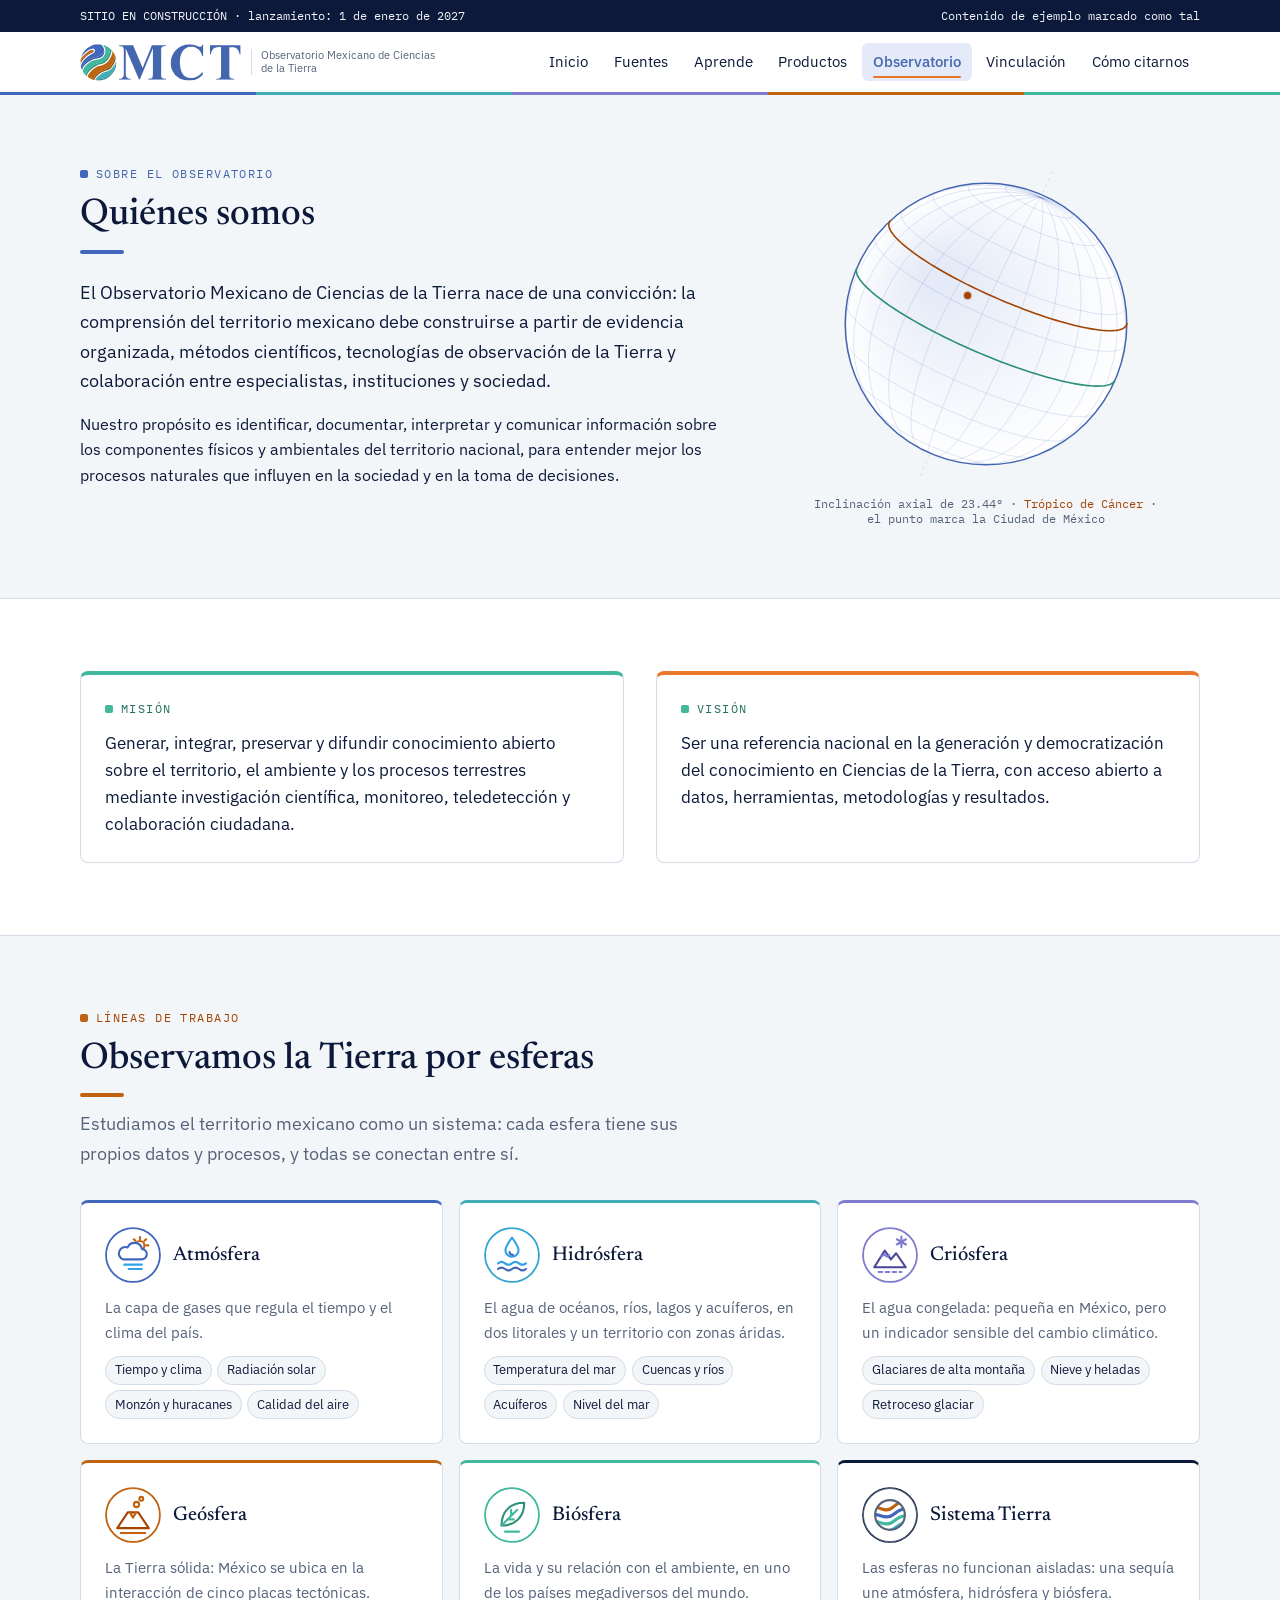
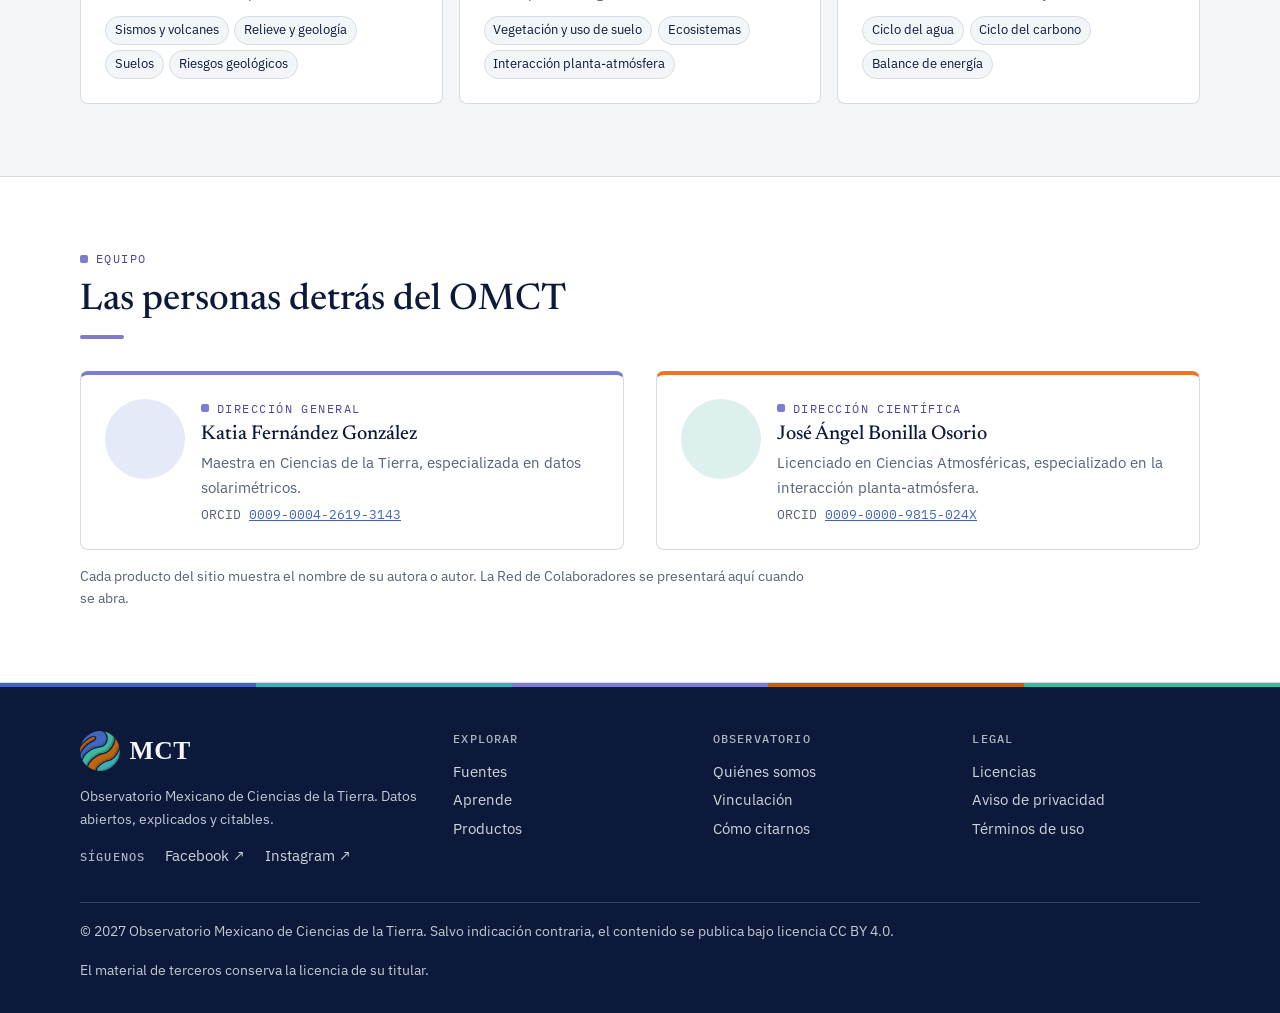
<file: observatorio.html>
<!doctype html>
<html lang="es-MX">
<head>
<meta charset="utf-8">
<meta name="viewport" content="width=device-width, initial-scale=1, viewport-fit=cover">
<title>El observatorio · OMCT</title>
<meta name="description" content="Quiénes somos, misión, visión, metodología editorial y equipo del Observatorio Mexicano de Ciencias de la Tierra.">
<meta name="robots" content="noindex, nofollow">
<meta property="og:title" content="El observatorio · OMCT">
<meta property="og:description" content="Quiénes somos, misión, visión, metodología editorial y equipo del Observatorio Mexicano de Ciencias de la Tierra.">
<meta property="og:type" content="website">
<meta property="og:locale" content="es_MX">
<link rel="icon" href="favicon-64.png" type="image/png">
<link rel="apple-touch-icon" href="apple-touch-icon.png">
<meta property="og:image" content="https://omct-open.github.io/omct-isotipo-512.png">
<link rel="preconnect" href="https://fonts.googleapis.com">
<link rel="preconnect" href="https://fonts.gstatic.com" crossorigin>
<link rel="stylesheet" href="https://fonts.googleapis.com/css2?family=Newsreader:ital,opsz,wght@0,6..72,400;0,6..72,500;0,6..72,600;1,6..72,400;1,6..72,500&family=IBM+Plex+Sans:wght@400;500;600&family=IBM+Plex+Mono:wght@400;500&display=swap">
<link rel="stylesheet" href="styles.css?v=24">
</head>
<body data-page="observatorio">

<div class="proto"><div class="wrap"><span>SITIO EN CONSTRUCCIÓN · lanzamiento: 1 de enero de 2027</span><span>Contenido de ejemplo marcado como tal</span></div></div>

<header class="site">
  <div class="wrap">
    <a class="brand" href="index.html">
      <img class="brand-img" src="omct-imagotipo.svg" alt="OMCT" width="160" height="37"><small>Observatorio Mexicano de Ciencias de la Tierra</small>
    </a>
    <button class="menu-btn" id="menuBtn" aria-expanded="false" aria-controls="mainNav">Menú</button>
    <nav class="main" id="mainNav" aria-label="Principal">
      <a href="index.html" data-p="inicio">Inicio</a>
      <a href="fuentes.html" data-p="fuentes">Fuentes</a>
      <a href="aprende.html" data-p="aprende">Aprende</a>
      <a href="productos.html" data-p="productos">Productos</a>
      <a href="observatorio.html" data-p="observatorio">Observatorio</a>
      <a href="vinculacion.html" data-p="vinculacion">Vinculación</a>
      <a href="citar.html" data-p="citar">Cómo citarnos</a>
    </nav>
  </div>
</header>

<main>
<section>
  <div class="band">
    <div class="wrap">
      <div class="who">
      <div class="prose">
        <div class="head" style="margin-bottom:var(--s2)"><span class="eyebrow">Sobre el observatorio</span><h2>Quiénes somos</h2></div>
        <p class="lead" style="color:var(--ink)">El Observatorio Mexicano de Ciencias de la Tierra nace de una convicción: la comprensión del territorio mexicano debe construirse a partir de evidencia organizada, métodos científicos, tecnologías de observación de la Tierra y colaboración entre especialistas, instituciones y sociedad.</p>
        <p>Nuestro propósito es identificar, documentar, interpretar y comunicar información sobre los componentes físicos y ambientales del territorio nacional, para entender mejor los procesos naturales que influyen en la sociedad y en la toma de decisiones.</p>
      </div>
      <figure class="globe-fig">
        <canvas id="globe" width="320" height="320" role="img" aria-label="Globo terrestre girando con su inclinación axial de 23.44 grados; el Trópico de Cáncer cruza México"></canvas>
        <figcaption>Inclinación axial de 23.44° · <span style="color:var(--ochre)">Trópico de Cáncer</span> · el punto marca la Ciudad de México</figcaption>
      </figure>
      </div>
    </div>
  </div>
  <div class="band alt">
    <div class="wrap two">
      <div class="panel"><span class="eyebrow">Misión</span><p style="color:var(--ink);font-size:1.05rem">Generar, integrar, preservar y difundir conocimiento abierto sobre el territorio, el ambiente y los procesos terrestres mediante investigación científica, monitoreo, teledetección y colaboración ciudadana.</p></div>
      <div class="panel"><span class="eyebrow">Visión</span><p style="color:var(--ink);font-size:1.05rem">Ser una referencia nacional en la generación y democratización del conocimiento en Ciencias de la Tierra, con acceso abierto a datos, herramientas, metodologías y resultados.</p></div>
    </div>
  </div>
  <div class="band" id="lineas">
    <div class="wrap">
      <div class="head"><span class="eyebrow">Líneas de trabajo</span><h2>Observamos la Tierra por esferas</h2><p class="lead">Estudiamos el territorio mexicano como un sistema: cada esfera tiene sus propios datos y procesos, y todas se conectan entre sí.</p></div>
      <div class="spheres">
        <article class="sphere" style="--sc:var(--esf-atm)">
          <div class="sphere-top"><svg class="esf-icon" viewBox="0 0 64 64" aria-hidden="true"><circle cx="32" cy="32" r="31" fill="#FFFFFF"></circle><circle cx="32" cy="32" r="30.4" fill="none" stroke="#4167BC" stroke-width="1.2"></circle><g fill="none" stroke-width="2.4" stroke-linecap="round" stroke-linejoin="round"><g stroke="#C16210"><circle cx="40" cy="21" r="5"></circle><path d="M40 11.5v2.5M47 14l-1.8 1.8M49.5 21H47M33 14l1.8 1.8"></path></g><path d="M20.5 37h21a6 6 0 0 0 .6-12 8.5 8.5 0 0 0-16.2-1.6A6.8 6.8 0 0 0 20.5 37Z" fill="#FFFFFF" stroke="#4167BC"></path><path d="M22 43h20M27 48h15" stroke="#2EA1E8"></path></g></svg><h3>Atmósfera</h3></div>
          <p>La capa de gases que regula el tiempo y el clima del país.</p>
          <ul><li>Tiempo y clima</li><li>Radiación solar</li><li>Monzón y huracanes</li><li>Calidad del aire</li></ul>
        </article>
        <article class="sphere" style="--sc:var(--esf-hid)">
          <div class="sphere-top"><svg class="esf-icon" viewBox="0 0 64 64" aria-hidden="true"><circle cx="32" cy="32" r="31" fill="#FFFFFF"></circle><circle cx="32" cy="32" r="30.4" fill="none" stroke="#2EA1E8" stroke-width="1.2"></circle><g fill="none" stroke-width="2.4" stroke-linecap="round" stroke-linejoin="round"><path d="M32 12c-5 7-7.5 10.5-7.5 14.5a7.5 7.5 0 0 0 15 0c0-4-2.5-7.5-7.5-14.5Z" stroke="#2EA1E8"></path><path d="M29.2 28.5a3.6 3.6 0 0 0 3.8 3.4" stroke="#4366AF"></path><path d="M16 41.5c2.7-2.2 5.3-2.2 8 0s5.3 2.2 8 0 5.3-2.2 8 0 5.3 2.2 8 0" stroke="#2EA1E8"></path><path d="M16 48c2.7-2.2 5.3-2.2 8 0s5.3 2.2 8 0 5.3-2.2 8 0 5.3 2.2 8 0" stroke="#4366AF"></path></g></svg><h3>Hidrósfera</h3></div>
          <p>El agua de océanos, ríos, lagos y acuíferos, en dos litorales y un territorio con zonas áridas.</p>
          <ul><li>Temperatura del mar</li><li>Cuencas y ríos</li><li>Acuíferos</li><li>Nivel del mar</li></ul>
        </article>
        <article class="sphere" style="--sc:var(--esf-cri)">
          <div class="sphere-top"><svg class="esf-icon" viewBox="0 0 64 64" aria-hidden="true"><circle cx="32" cy="32" r="31" fill="#FFFFFF"></circle><circle cx="32" cy="32" r="30.4" fill="none" stroke="#7F7BD0" stroke-width="1.2"></circle><g fill="none" stroke-width="2.4" stroke-linecap="round" stroke-linejoin="round"><path d="M14 46 26 27l7 10 6-7 11 16Z" stroke="#4B4796"></path><path d="M22 33.5l3.5-2 3 2.5 2.5-2" stroke="#7F7BD0"></path><path d="M45 11v12M39.8 14l10.4 6M39.8 20l10.4-6" stroke="#7F7BD0"></path><path d="M19 51.5h26" stroke="#7F7BD0" stroke-dasharray="4 4"></path></g></svg><h3>Criósfera</h3></div>
          <p>El agua congelada: pequeña en México, pero un indicador sensible del cambio climático.</p>
          <ul><li>Glaciares de alta montaña</li><li>Nieve y heladas</li><li>Retroceso glaciar</li></ul>
        </article>
        <article class="sphere" style="--sc:var(--esf-geo)">
          <div class="sphere-top"><svg class="esf-icon" viewBox="0 0 64 64" aria-hidden="true"><circle cx="32" cy="32" r="31" fill="#FFFFFF"></circle><circle cx="32" cy="32" r="30.4" fill="none" stroke="#C16210" stroke-width="1.2"></circle><g fill="none" stroke-width="2.4" stroke-linecap="round" stroke-linejoin="round"><path d="M14 47 26 29h12l12 18Z" fill="#FFFFFF" stroke="#A54402"></path><path d="M28.5 29l3.5 6 3.5-6" stroke="#C16210"></path><circle cx="36" cy="20" r="3" stroke="#C16210"></circle><circle cx="41.5" cy="13.5" r="2.2" stroke="#C16210"></circle><path d="M18 52.5h28" stroke="#C16210"></path></g></svg><h3>Geósfera</h3></div>
          <p>La Tierra sólida: México se ubica en la interacción de cinco placas tectónicas.</p>
          <ul><li>Sismos y volcanes</li><li>Relieve y geología</li><li>Suelos</li><li>Riesgos geológicos</li></ul>
        </article>
        <article class="sphere" style="--sc:var(--esf-bio)">
          <div class="sphere-top"><svg class="esf-icon" viewBox="0 0 64 64" aria-hidden="true"><circle cx="32" cy="32" r="31" fill="#FFFFFF"></circle><circle cx="32" cy="32" r="30.4" fill="none" stroke="#41B79D" stroke-width="1.2"></circle><g fill="none" stroke-width="2.4" stroke-linecap="round" stroke-linejoin="round"><path d="M20 44c0-16 10-26 26-26 0 16-10 26-26 26Z" stroke="#2E8F7A"></path><path d="M20 44l18-18M27 37h7M31 33v-7" stroke="#41B79D"></path><path d="M24 51h16" stroke="#41B79D"></path></g></svg><h3>Biósfera</h3></div>
          <p>La vida y su relación con el ambiente, en uno de los países megadiversos del mundo.</p>
          <ul><li>Vegetación y uso de suelo</li><li>Ecosistemas</li><li>Interacción planta-atmósfera</li></ul>
        </article>
        <article class="sphere" style="--sc:var(--esf-sis)">
          <div class="sphere-top"><svg class="esf-icon" viewBox="0 0 64 64" aria-hidden="true"><circle cx="32" cy="32" r="31" fill="#FFFFFF"></circle><circle cx="32" cy="32" r="30.4" fill="none" stroke="#55627A" stroke-width="1.2"></circle><g fill="none" stroke-width="2.4" stroke-linecap="round" stroke-linejoin="round"><defs><clipPath id="cp-st"><circle cx="32" cy="32" r="17"></circle></clipPath></defs><g clip-path="url(#cp-st)"><path d="M10 25C18 19 26 31 34 24S48 15 56 19" stroke="#C16210" stroke-width="3.6"></path><path d="M8 33C17 27 26 39 35 32S49 23 56 27" stroke="#4167BC" stroke-width="3.6"></path><path d="M8 41C17 35 26 47 35 40S49 31 56 35" stroke="#41B79D" stroke-width="3.6"></path><path d="M10 49C18 43 27 55 36 48S49 39 56 43" stroke="#40ADB8" stroke-width="3.6"></path></g><circle cx="32" cy="32" r="17" stroke="#55627A"></circle></g></svg><h3>Sistema Tierra</h3></div>
          <p>Las esferas no funcionan aisladas: una sequía une atmósfera, hidrósfera y biósfera.</p>
          <ul><li>Ciclo del agua</li><li>Ciclo del carbono</li><li>Balance de energía</li></ul>
        </article>
      </div>
    </div>
  </div>
  <div class="band alt">
    <div class="wrap">
      <div class="head" style="display:flex;justify-content:space-between;align-items:end;gap:var(--s4);flex-wrap:wrap">
        <div style="display:grid;gap:var(--s3)"><span class="eyebrow">Equipo</span><h2>Las personas detrás del OMCT</h2></div>
        
      </div>
      <div class="two">
        <div class="panel" style="grid-template-columns:auto minmax(0,1fr);gap:var(--s4)"><div class="person" style="border:none;padding:0"><div class="av" style="width:5rem;height:5rem"></div></div><div style="display:grid;gap:.3rem;align-content:start"><span class="eyebrow">Dirección General</span><h3>Katia Fernández González</h3><p>Maestra en Ciencias de la Tierra, especializada en datos solarimétricos.</p><small class="mono" style="color:var(--muted)">ORCID <a href="https://orcid.org/0009-0004-2619-3143">0009-0004-2619-3143</a></small></div></div>
        <div class="panel" style="grid-template-columns:auto minmax(0,1fr);gap:var(--s4)"><div class="person" style="border:none;padding:0"><div class="av" style="width:5rem;height:5rem;background:var(--teal-soft)"></div></div><div style="display:grid;gap:.3rem;align-content:start"><span class="eyebrow">Dirección Científica</span><h3>José Ángel Bonilla Osorio</h3><p>Licenciado en Ciencias Atmosféricas, especializado en la interacción planta-atmósfera.</p><small class="mono" style="color:var(--muted)">ORCID <a href="https://orcid.org/0009-0000-9815-024X">0009-0000-9815-024X</a></small></div></div>
      </div>
      <p class="note">Cada producto del sitio muestra el nombre de su autora o autor. La Red de Colaboradores se presentará aquí cuando se abra.</p>
    </div>
  </div>
</section>
</main>

<footer class="site">
  <div class="wrap">
    <div class="foot-grid">
      <div style="display:grid;gap:var(--s3);align-content:start">
        <div class="brand foot-brand"><img src="omct-isotipo-128.png" alt="O" width="40" height="40"><b>MCT</b></div>
        <p>Observatorio Mexicano de Ciencias de la Tierra. Datos abiertos, explicados y citables.</p>
      </div>
      <div><h4>Explorar</h4><a href="fuentes.html">Fuentes</a><a href="aprende.html">Aprende</a><a href="productos.html">Productos</a></div>
      <div><h4>Observatorio</h4><a href="observatorio.html">Quiénes somos</a><a href="vinculacion.html">Vinculación</a><a href="citar.html">Cómo citarnos</a></div>
      <div><h4>Legal</h4><a href="citar.html">Licencias</a><a href="privacidad.html">Aviso de privacidad</a><a href="terminos.html">Términos de uso</a></div>
    </div>
    <div class="legalline">
      <p>© 2027 Observatorio Mexicano de Ciencias de la Tierra. Salvo indicación contraria, el contenido se publica bajo licencia CC BY 4.0.</p>
      <p>El material de terceros conserva la licencia de su titular.</p>
      <p class="visits" id="visits" hidden></p>
    </div>
  </div>
</footer>

<div class="toast" id="toast" hidden></div>
<script data-goatcounter="https://omct-open.goatcounter.com/count" async src="//gc.zgo.at/count.js"></script>
<script src="main.js?v=16"></script>
</body>
</html>
</file>
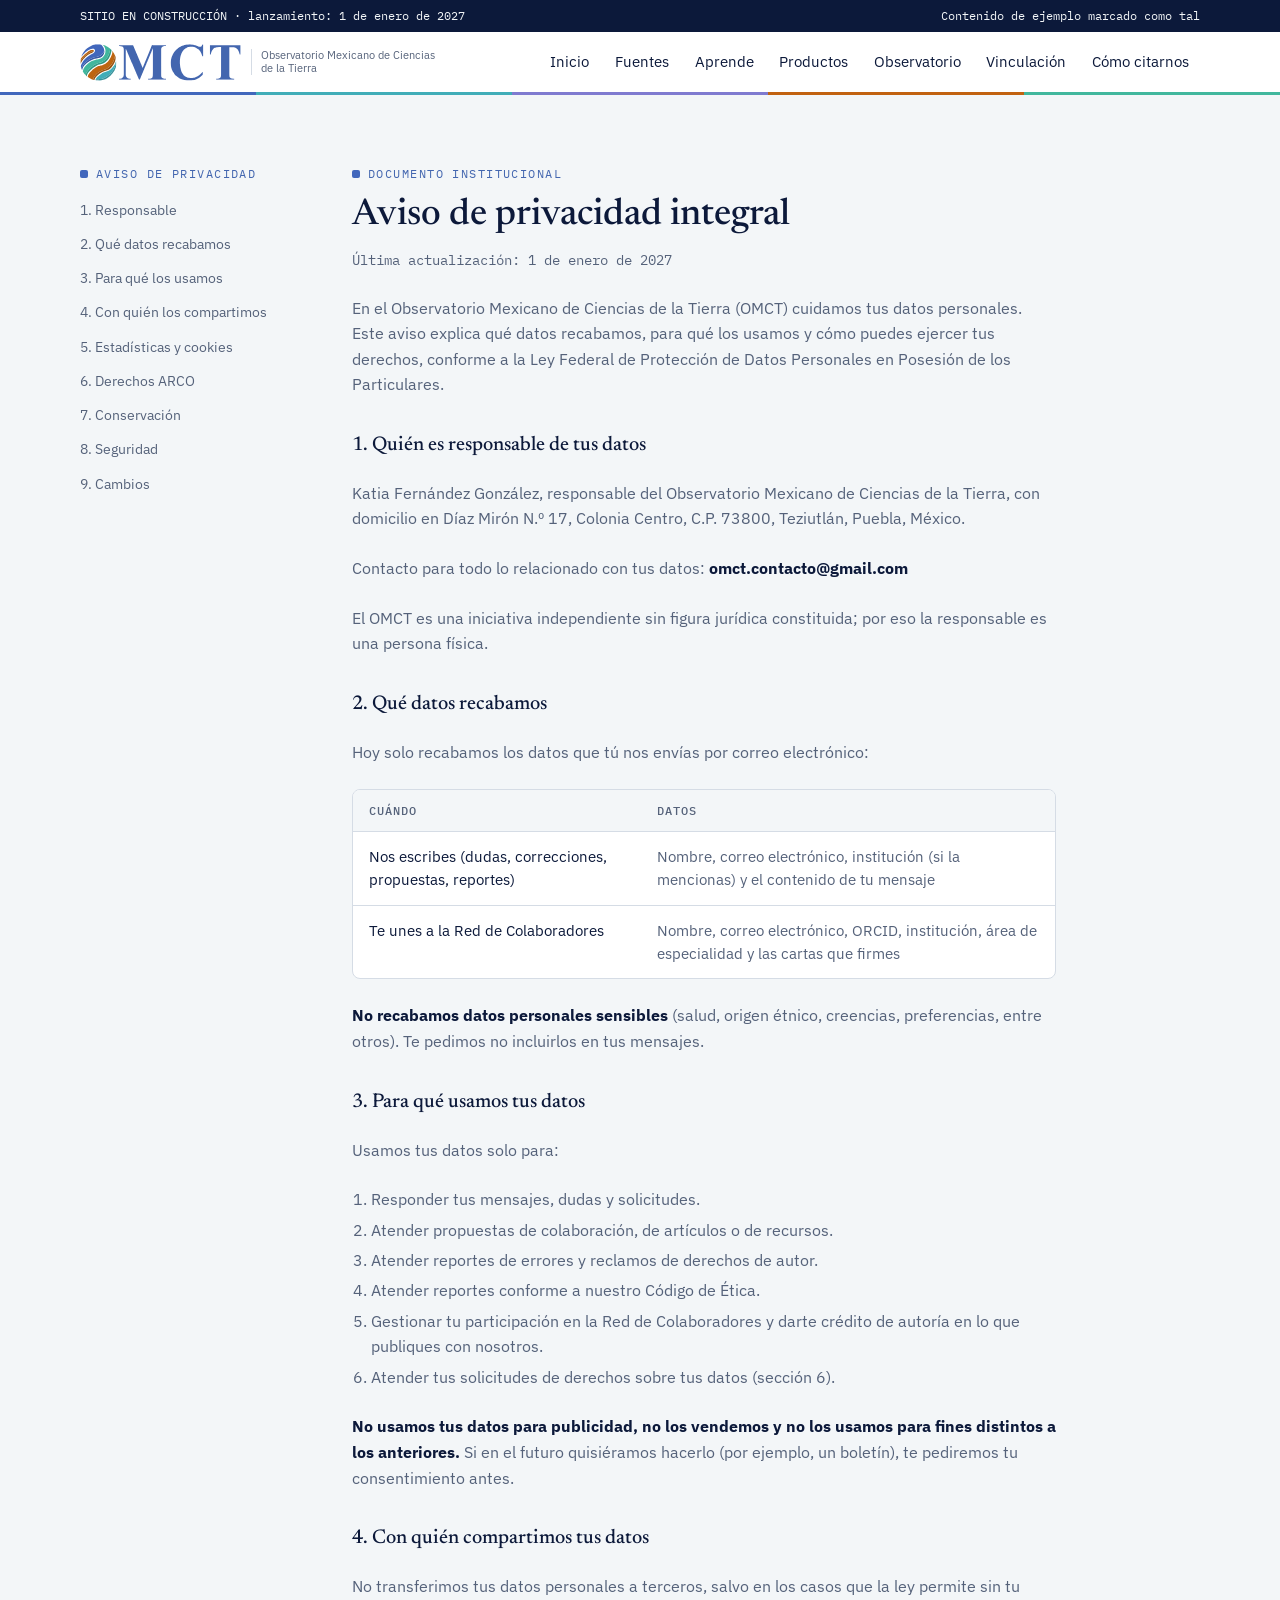
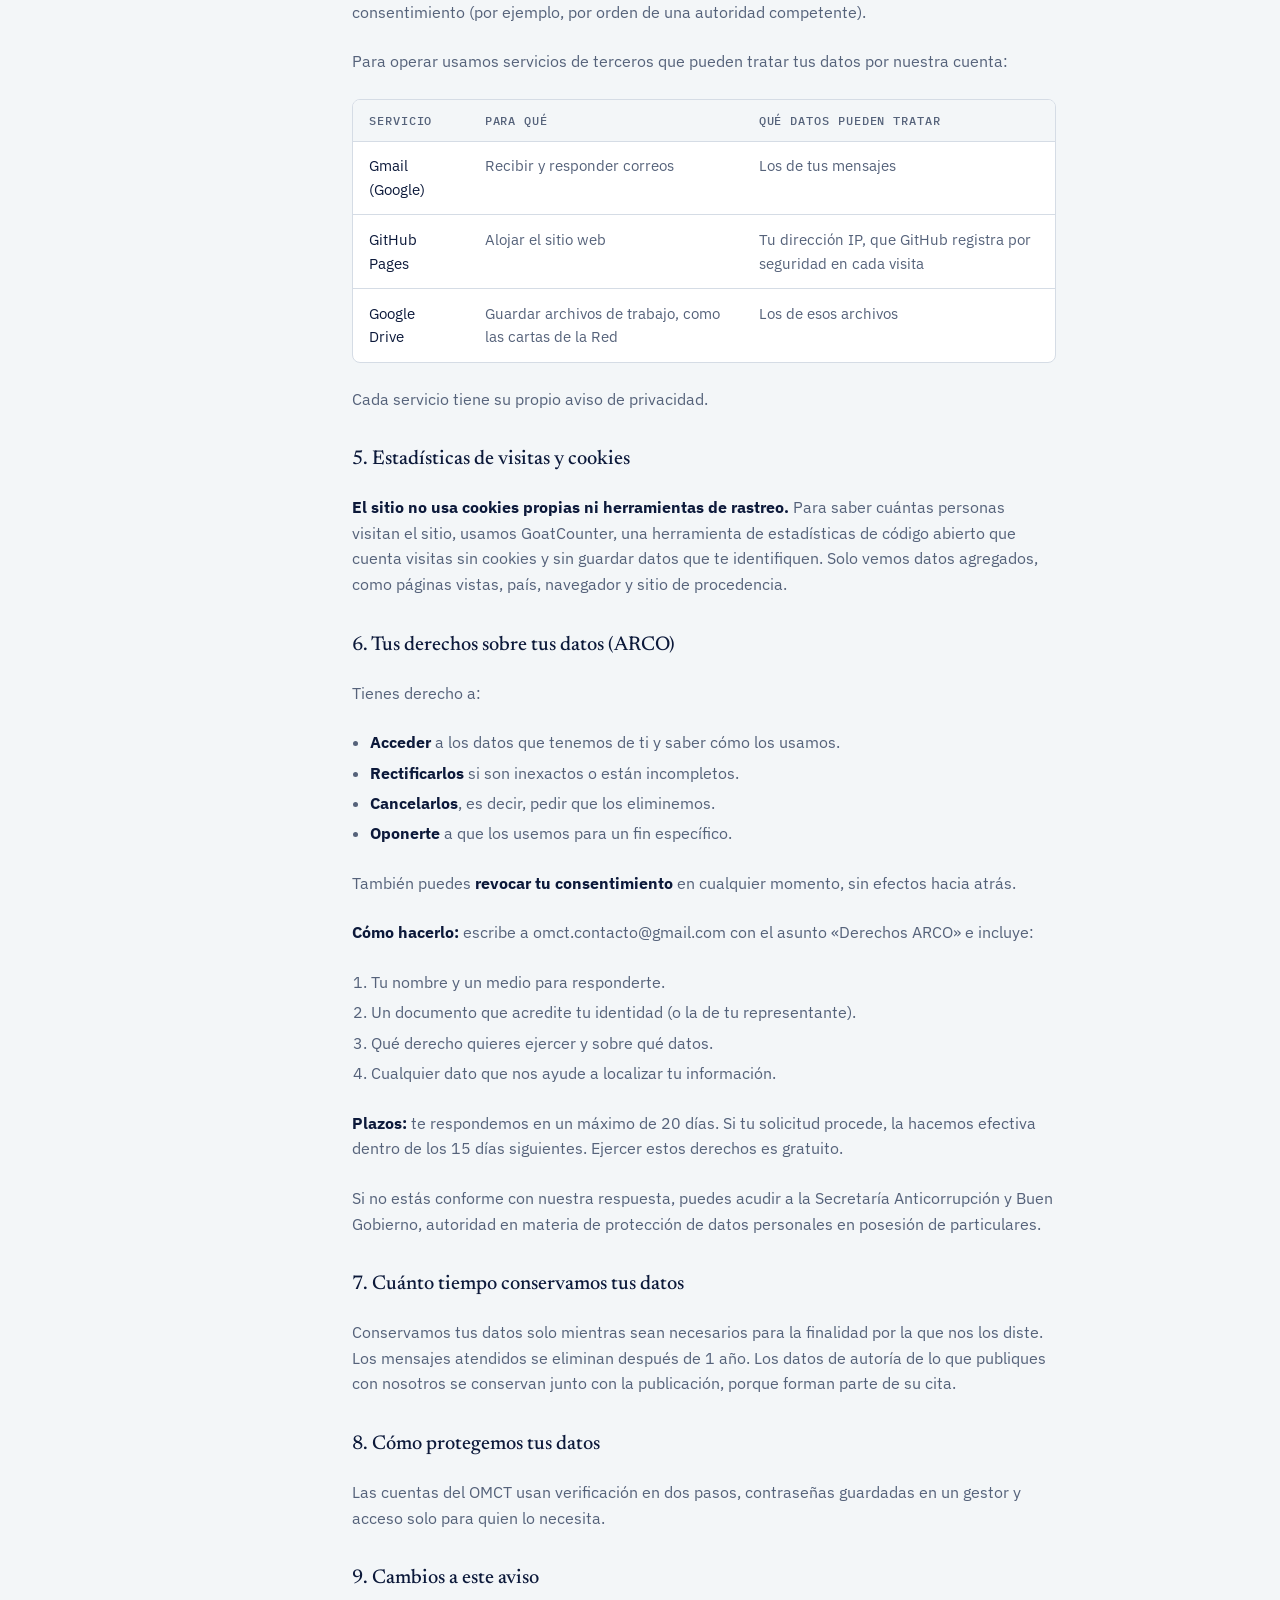
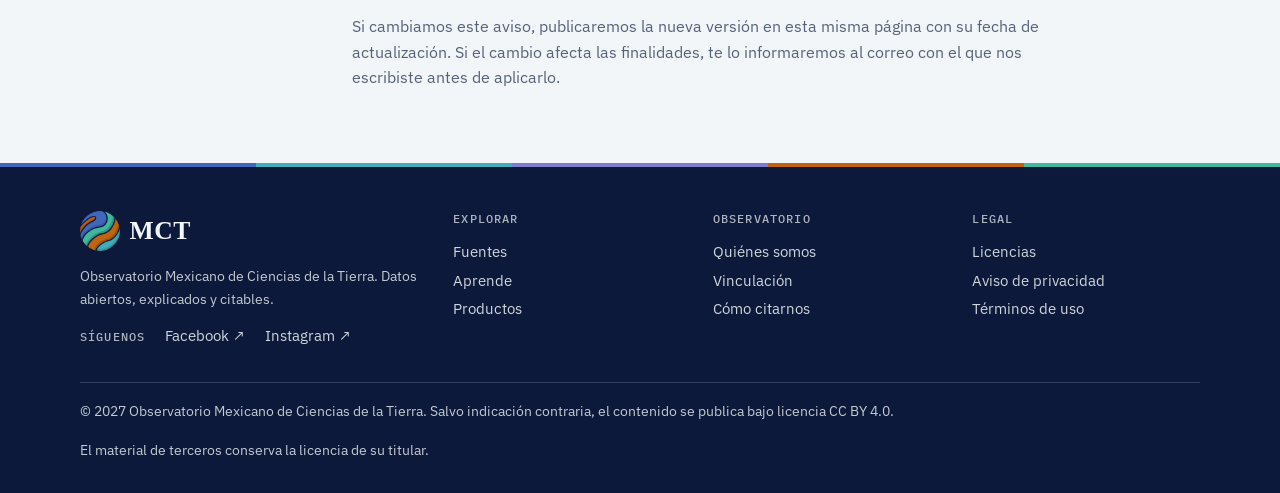
<file: privacidad.html>
<!doctype html>
<html lang="es-MX">
<head>
<meta charset="utf-8">
<meta name="viewport" content="width=device-width, initial-scale=1, viewport-fit=cover">
<title>Aviso de privacidad · OMCT</title>
<meta name="description" content="Aviso de privacidad del Observatorio Mexicano de Ciencias de la Tierra.">
<meta name="robots" content="noindex, nofollow">
<meta property="og:title" content="Aviso de privacidad · OMCT">
<meta property="og:description" content="Aviso de privacidad del Observatorio Mexicano de Ciencias de la Tierra.">
<meta property="og:type" content="website">
<meta property="og:locale" content="es_MX">
<link rel="icon" href="favicon-64.png" type="image/png">
<link rel="apple-touch-icon" href="apple-touch-icon.png">
<meta property="og:image" content="https://omct-open.github.io/omct-isotipo-512.png">
<link rel="preconnect" href="https://fonts.googleapis.com">
<link rel="preconnect" href="https://fonts.gstatic.com" crossorigin>
<link rel="stylesheet" href="https://fonts.googleapis.com/css2?family=Newsreader:ital,opsz,wght@0,6..72,400;0,6..72,500;0,6..72,600;1,6..72,400;1,6..72,500&family=IBM+Plex+Sans:wght@400;500;600&family=IBM+Plex+Mono:wght@400;500&display=swap">
<link rel="stylesheet" href="styles.css?v=24">
</head>
<body data-page="privacidad">

<div class="proto"><div class="wrap"><span>SITIO EN CONSTRUCCIÓN · lanzamiento: 1 de enero de 2027</span><span>Contenido de ejemplo marcado como tal</span></div></div>

<header class="site">
  <div class="wrap">
    <a class="brand" href="index.html">
      <img class="brand-img" src="omct-imagotipo.svg" alt="OMCT" width="160" height="37"><small>Observatorio Mexicano de Ciencias de la Tierra</small>
    </a>
    <button class="menu-btn" id="menuBtn" aria-expanded="false" aria-controls="mainNav">Menú</button>
    <nav class="main" id="mainNav" aria-label="Principal">
      <a href="index.html" data-p="inicio">Inicio</a>
      <a href="fuentes.html" data-p="fuentes">Fuentes</a>
      <a href="aprende.html" data-p="aprende">Aprende</a>
      <a href="productos.html" data-p="productos">Productos</a>
      <a href="observatorio.html" data-p="observatorio">Observatorio</a>
      <a href="vinculacion.html" data-p="vinculacion">Vinculación</a>
      <a href="citar.html" data-p="citar">Cómo citarnos</a>
    </nav>
  </div>
</header>

<main>
<section>
  <div class="band">
    <div class="wrap legal">
      <aside aria-label="Secciones"><span class="eyebrow" style="margin-bottom:.4rem">Aviso de privacidad</span><a href="#responsable">1. Responsable</a><a href="#datos">2. Qué datos recabamos</a><a href="#finalidades">3. Para qué los usamos</a><a href="#terceros">4. Con quién los compartimos</a><a href="#cookies">5. Estadísticas y cookies</a><a href="#arco">6. Derechos ARCO</a><a href="#conservacion">7. Conservación</a><a href="#seguridad">8. Seguridad</a><a href="#cambios">9. Cambios</a></aside>
      <article>
        <div style="display:grid;gap:var(--s3)"><span class="eyebrow">Documento institucional</span><h2>Aviso de privacidad integral</h2><p class="mono" style="font-size:.85rem;color:var(--muted)">Última actualización: 1 de enero de 2027</p></div>
        <p>En el Observatorio Mexicano de Ciencias de la Tierra (OMCT) cuidamos tus datos personales. Este aviso explica qué datos recabamos, para qué los usamos y cómo puedes ejercer tus derechos, conforme a la Ley Federal de Protección de Datos Personales en Posesión de los Particulares.</p>
        <h3 id="responsable">1. Quién es responsable de tus datos</h3>
        <p>Katia Fernández González, responsable del Observatorio Mexicano de Ciencias de la Tierra, con domicilio en Díaz Mirón N.º 17, Colonia Centro, C.P. 73800, Teziutlán, Puebla, México.</p>
        <p>Contacto para todo lo relacionado con tus datos: <b style="color:var(--ink)">omct.contacto@gmail.com</b></p>
        <p>El OMCT es una iniciativa independiente sin figura jurídica constituida; por eso la responsable es una persona física.</p>
        <h3 id="datos">2. Qué datos recabamos</h3>
        <p>Hoy solo recabamos los datos que tú nos envías por correo electrónico:</p>
        <div class="table-wrap"><table><thead><tr><th>Cuándo</th><th>Datos</th></tr></thead><tbody><tr><td>Nos escribes (dudas, correcciones, propuestas, reportes)</td><td>Nombre, correo electrónico, institución (si la mencionas) y el contenido de tu mensaje</td></tr><tr><td>Te unes a la Red de Colaboradores</td><td>Nombre, correo electrónico, ORCID, institución, área de especialidad y las cartas que firmes</td></tr></tbody></table></div>
        <p><b style="color:var(--ink)">No recabamos datos personales sensibles</b> (salud, origen étnico, creencias, preferencias, entre otros). Te pedimos no incluirlos en tus mensajes.</p>
        <h3 id="finalidades">3. Para qué usamos tus datos</h3>
        <p>Usamos tus datos solo para:</p>
        <ol style="margin:0;padding-left:1.2rem;display:grid;gap:.3rem;color:var(--muted)"><li>Responder tus mensajes, dudas y solicitudes.</li><li>Atender propuestas de colaboración, de artículos o de recursos.</li><li>Atender reportes de errores y reclamos de derechos de autor.</li><li>Atender reportes conforme a nuestro Código de Ética.</li><li>Gestionar tu participación en la Red de Colaboradores y darte crédito de autoría en lo que publiques con nosotros.</li><li>Atender tus solicitudes de derechos sobre tus datos (sección 6).</li></ol>
        <p><b style="color:var(--ink)">No usamos tus datos para publicidad, no los vendemos y no los usamos para fines distintos a los anteriores.</b> Si en el futuro quisiéramos hacerlo (por ejemplo, un boletín), te pediremos tu consentimiento antes.</p>
        <h3 id="terceros">4. Con quién compartimos tus datos</h3>
        <p>No transferimos tus datos personales a terceros, salvo en los casos que la ley permite sin tu consentimiento (por ejemplo, por orden de una autoridad competente).</p>
        <p>Para operar usamos servicios de terceros que pueden tratar tus datos por nuestra cuenta:</p>
        <div class="table-wrap"><table><thead><tr><th>Servicio</th><th>Para qué</th><th>Qué datos pueden tratar</th></tr></thead><tbody><tr><td>Gmail (Google)</td><td>Recibir y responder correos</td><td>Los de tus mensajes</td></tr><tr><td>GitHub Pages</td><td>Alojar el sitio web</td><td>Tu dirección IP, que GitHub registra por seguridad en cada visita</td></tr><tr><td>Google Drive</td><td>Guardar archivos de trabajo, como las cartas de la Red</td><td>Los de esos archivos</td></tr></tbody></table></div>
        <p>Cada servicio tiene su propio aviso de privacidad.</p>
        <h3 id="cookies">5. Estadísticas de visitas y cookies</h3>
        <p><b style="color:var(--ink)">El sitio no usa cookies propias ni herramientas de rastreo.</b> Para saber cuántas personas visitan el sitio, usamos GoatCounter, una herramienta de estadísticas de código abierto que cuenta visitas sin cookies y sin guardar datos que te identifiquen. Solo vemos datos agregados, como páginas vistas, país, navegador y sitio de procedencia.</p>
        <h3 id="arco">6. Tus derechos sobre tus datos (ARCO)</h3>
        <p>Tienes derecho a:</p>
        <ul><li><b style="color:var(--ink)">Acceder</b> a los datos que tenemos de ti y saber cómo los usamos.</li><li><b style="color:var(--ink)">Rectificarlos</b> si son inexactos o están incompletos.</li><li><b style="color:var(--ink)">Cancelarlos</b>, es decir, pedir que los eliminemos.</li><li><b style="color:var(--ink)">Oponerte</b> a que los usemos para un fin específico.</li></ul>
        <p>También puedes <b style="color:var(--ink)">revocar tu consentimiento</b> en cualquier momento, sin efectos hacia atrás.</p>
        <p><b style="color:var(--ink)">Cómo hacerlo:</b> escribe a omct.contacto@gmail.com con el asunto «Derechos ARCO» e incluye:</p>
        <ol style="margin:0;padding-left:1.2rem;display:grid;gap:.3rem;color:var(--muted)"><li>Tu nombre y un medio para responderte.</li><li>Un documento que acredite tu identidad (o la de tu representante).</li><li>Qué derecho quieres ejercer y sobre qué datos.</li><li>Cualquier dato que nos ayude a localizar tu información.</li></ol>
        <p><b style="color:var(--ink)">Plazos:</b> te respondemos en un máximo de 20 días. Si tu solicitud procede, la hacemos efectiva dentro de los 15 días siguientes. Ejercer estos derechos es gratuito.</p>
        <p>Si no estás conforme con nuestra respuesta, puedes acudir a la Secretaría Anticorrupción y Buen Gobierno, autoridad en materia de protección de datos personales en posesión de particulares.</p>
        <h3 id="conservacion">7. Cuánto tiempo conservamos tus datos</h3>
        <p>Conservamos tus datos solo mientras sean necesarios para la finalidad por la que nos los diste. Los mensajes atendidos se eliminan después de 1 año. Los datos de autoría de lo que publiques con nosotros se conservan junto con la publicación, porque forman parte de su cita.</p>
        <h3 id="seguridad">8. Cómo protegemos tus datos</h3>
        <p>Las cuentas del OMCT usan verificación en dos pasos, contraseñas guardadas en un gestor y acceso solo para quien lo necesita.</p>
        <h3 id="cambios">9. Cambios a este aviso</h3>
        <p>Si cambiamos este aviso, publicaremos la nueva versión en esta misma página con su fecha de actualización. Si el cambio afecta las finalidades, te lo informaremos al correo con el que nos escribiste antes de aplicarlo.</p>
      </article>
    </div>
  </div>
</section>
</main>

<footer class="site">
  <div class="wrap">
    <div class="foot-grid">
      <div style="display:grid;gap:var(--s3);align-content:start">
        <div class="brand foot-brand"><img src="omct-isotipo-128.png" alt="O" width="40" height="40"><b>MCT</b></div>
        <p>Observatorio Mexicano de Ciencias de la Tierra. Datos abiertos, explicados y citables.</p>
      </div>
      <div><h4>Explorar</h4><a href="fuentes.html">Fuentes</a><a href="aprende.html">Aprende</a><a href="productos.html">Productos</a></div>
      <div><h4>Observatorio</h4><a href="observatorio.html">Quiénes somos</a><a href="vinculacion.html">Vinculación</a><a href="citar.html">Cómo citarnos</a></div>
      <div><h4>Legal</h4><a href="citar.html">Licencias</a><a href="privacidad.html">Aviso de privacidad</a><a href="terminos.html">Términos de uso</a></div>
    </div>
    <div class="legalline">
      <p>© 2027 Observatorio Mexicano de Ciencias de la Tierra. Salvo indicación contraria, el contenido se publica bajo licencia CC BY 4.0.</p>
      <p>El material de terceros conserva la licencia de su titular.</p>
      <p class="visits" id="visits" hidden></p>
    </div>
  </div>
</footer>

<div class="toast" id="toast" hidden></div>
<script data-goatcounter="https://omct-open.goatcounter.com/count" async src="//gc.zgo.at/count.js"></script>
<script src="main.js?v=16"></script>
</body>
</html>
</file>
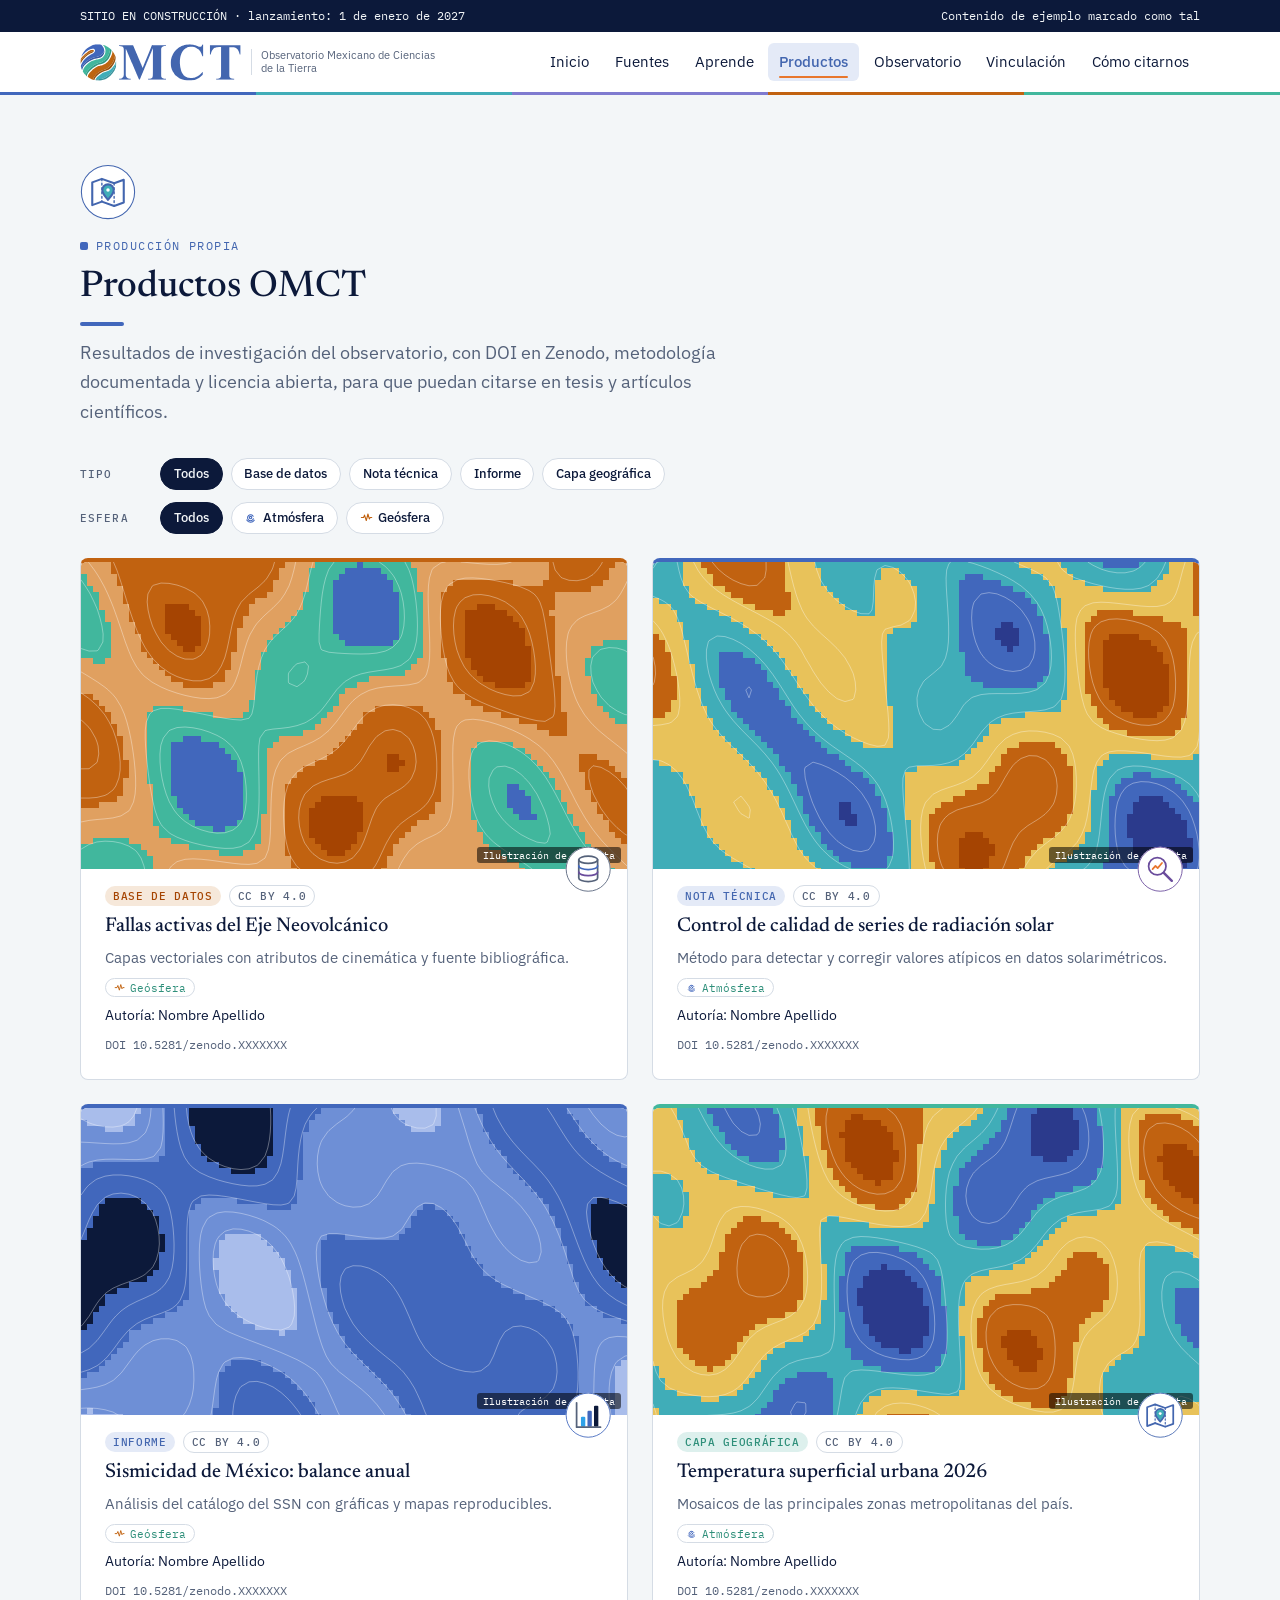
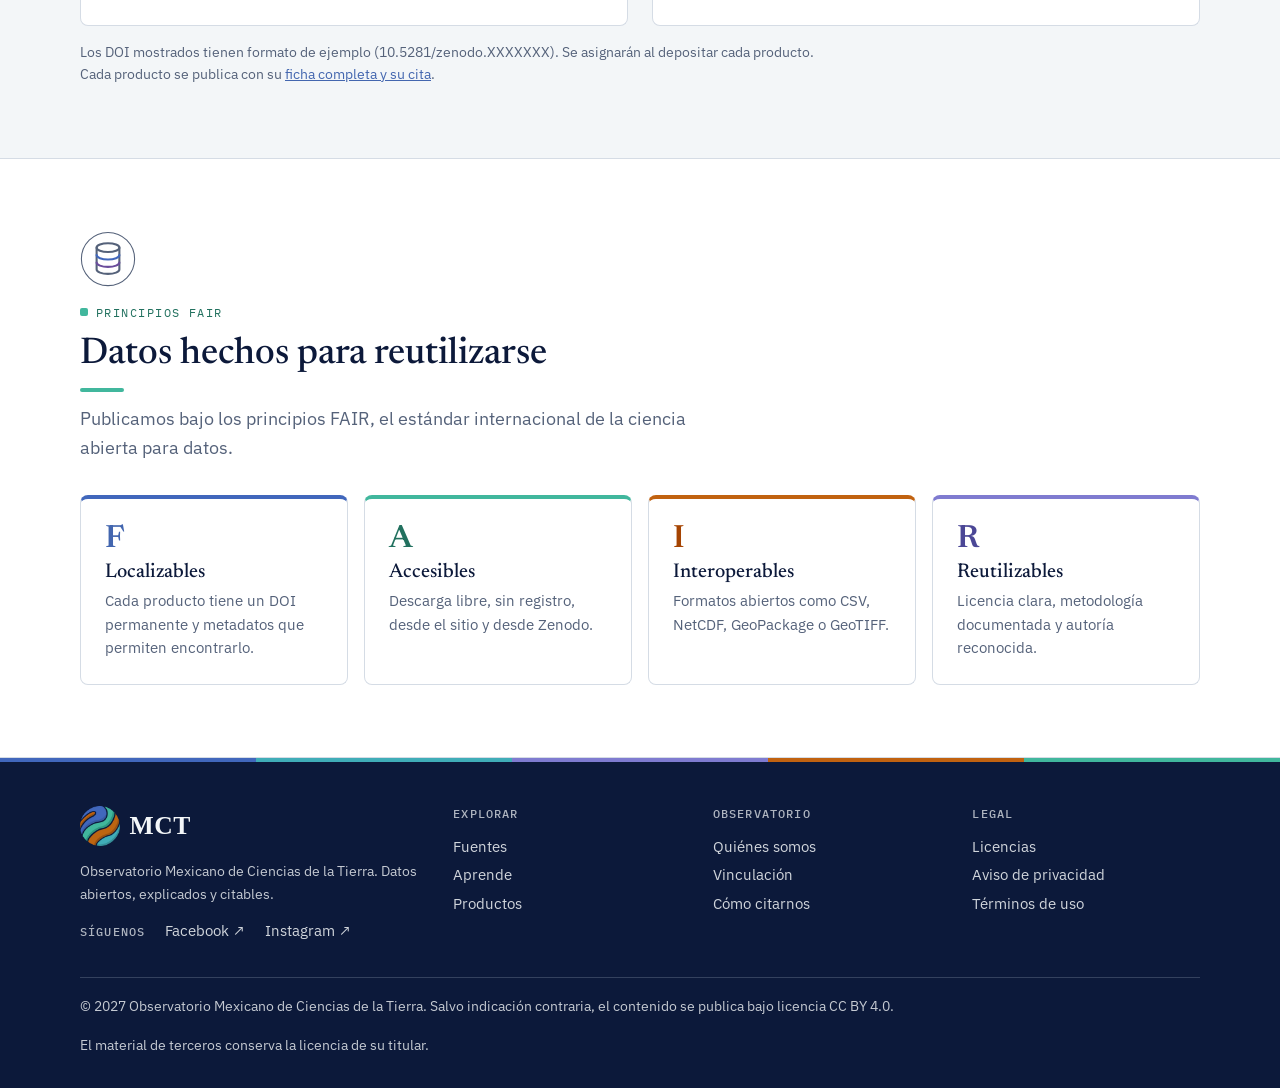
<file: productos.html>
<!doctype html>
<html lang="es-MX">
<head>
<meta charset="utf-8">
<meta name="viewport" content="width=device-width, initial-scale=1, viewport-fit=cover">
<title>Productos · OMCT</title>
<meta name="description" content="Mapas, bases de datos e informes del OMCT con DOI, metodología documentada y licencia abierta.">
<meta name="robots" content="noindex, nofollow">
<meta property="og:title" content="Productos · OMCT">
<meta property="og:description" content="Mapas, bases de datos e informes del OMCT con DOI, metodología documentada y licencia abierta.">
<meta property="og:type" content="website">
<meta property="og:locale" content="es_MX">
<link rel="icon" href="favicon-64.png" type="image/png">
<link rel="apple-touch-icon" href="apple-touch-icon.png">
<meta property="og:image" content="https://omct-open.github.io/omct-isotipo-512.png">
<link rel="preconnect" href="https://fonts.googleapis.com">
<link rel="preconnect" href="https://fonts.gstatic.com" crossorigin>
<link rel="stylesheet" href="https://fonts.googleapis.com/css2?family=Newsreader:ital,opsz,wght@0,6..72,400;0,6..72,500;0,6..72,600;1,6..72,400;1,6..72,500&family=IBM+Plex+Sans:wght@400;500;600&family=IBM+Plex+Mono:wght@400;500&display=swap">
<link rel="stylesheet" href="styles.css?v=24">
</head>
<body data-page="productos">

<div class="proto"><div class="wrap"><span>SITIO EN CONSTRUCCIÓN · lanzamiento: 1 de enero de 2027</span><span>Contenido de ejemplo marcado como tal</span></div></div>

<header class="site">
  <div class="wrap">
    <a class="brand" href="index.html">
      <img class="brand-img" src="omct-imagotipo.svg" alt="OMCT" width="160" height="37"><small>Observatorio Mexicano de Ciencias de la Tierra</small>
    </a>
    <button class="menu-btn" id="menuBtn" aria-expanded="false" aria-controls="mainNav">Menú</button>
    <nav class="main" id="mainNav" aria-label="Principal">
      <a href="index.html" data-p="inicio">Inicio</a>
      <a href="fuentes.html" data-p="fuentes">Fuentes</a>
      <a href="aprende.html" data-p="aprende">Aprende</a>
      <a href="productos.html" data-p="productos">Productos</a>
      <a href="observatorio.html" data-p="observatorio">Observatorio</a>
      <a href="vinculacion.html" data-p="vinculacion">Vinculación</a>
      <a href="citar.html" data-p="citar">Cómo citarnos</a>
    </nav>
  </div>
</header>

<main>
<section>
  <div class="band">
    <div class="wrap">
      <div class="head"><span class="head-ic" data-ic="mapas" aria-hidden="true"></span><span class="eyebrow">Producción propia</span><h2>Productos OMCT</h2><p class="lead">Resultados de investigación del observatorio, con DOI en Zenodo, metodología documentada y licencia abierta, para que puedan citarse en tesis y artículos científicos.</p></div>
      <div class="filters">
        <div class="chips" id="prodType" role="group" aria-label="Filtrar por tipo de producto"></div>
        <div class="chips" id="prodEsf" role="group" aria-label="Filtrar por esfera"></div>
      </div>
      <div class="cards" id="prodCards"></div>
      <p class="note">Los DOI mostrados tienen formato de ejemplo (10.5281/zenodo.XXXXXXX). Se asignarán al depositar cada producto. Cada producto se publica con su <a href="citar.html#ficha">ficha completa y su cita</a>.</p>
    </div>
  </div>
  <div class="band alt">
    <div class="wrap">
      <div class="head"><span class="head-ic" data-ic="datos" aria-hidden="true"></span><span class="eyebrow">Principios FAIR</span><h2>Datos hechos para reutilizarse</h2><p class="lead">Publicamos bajo los principios FAIR, el estándar internacional de la ciencia abierta para datos.</p></div>
      <div class="fair">
        <div><b>F</b><h3>Localizables</h3><p>Cada producto tiene un DOI permanente y metadatos que permiten encontrarlo.</p></div>
        <div><b>A</b><h3>Accesibles</h3><p>Descarga libre, sin registro, desde el sitio y desde Zenodo.</p></div>
        <div><b>I</b><h3>Interoperables</h3><p>Formatos abiertos como CSV, NetCDF, GeoPackage o GeoTIFF.</p></div>
        <div><b>R</b><h3>Reutilizables</h3><p>Licencia clara, metodología documentada y autoría reconocida.</p></div>
      </div>
    </div>
  </div>
</section>
</main>

<footer class="site">
  <div class="wrap">
    <div class="foot-grid">
      <div style="display:grid;gap:var(--s3);align-content:start">
        <div class="brand foot-brand"><img src="omct-isotipo-128.png" alt="O" width="40" height="40"><b>MCT</b></div>
        <p>Observatorio Mexicano de Ciencias de la Tierra. Datos abiertos, explicados y citables.</p>
      </div>
      <div><h4>Explorar</h4><a href="fuentes.html">Fuentes</a><a href="aprende.html">Aprende</a><a href="productos.html">Productos</a></div>
      <div><h4>Observatorio</h4><a href="observatorio.html">Quiénes somos</a><a href="vinculacion.html">Vinculación</a><a href="citar.html">Cómo citarnos</a></div>
      <div><h4>Legal</h4><a href="citar.html">Licencias</a><a href="privacidad.html">Aviso de privacidad</a><a href="terminos.html">Términos de uso</a></div>
    </div>
    <div class="legalline">
      <p>© 2027 Observatorio Mexicano de Ciencias de la Tierra. Salvo indicación contraria, el contenido se publica bajo licencia CC BY 4.0.</p>
      <p>El material de terceros conserva la licencia de su titular.</p>
      <p class="visits" id="visits" hidden></p>
    </div>
  </div>
</footer>

<div class="toast" id="toast" hidden></div>
<script data-goatcounter="https://omct-open.goatcounter.com/count" async src="//gc.zgo.at/count.js"></script>
<script src="main.js?v=16"></script>
</body>
</html>
</file>
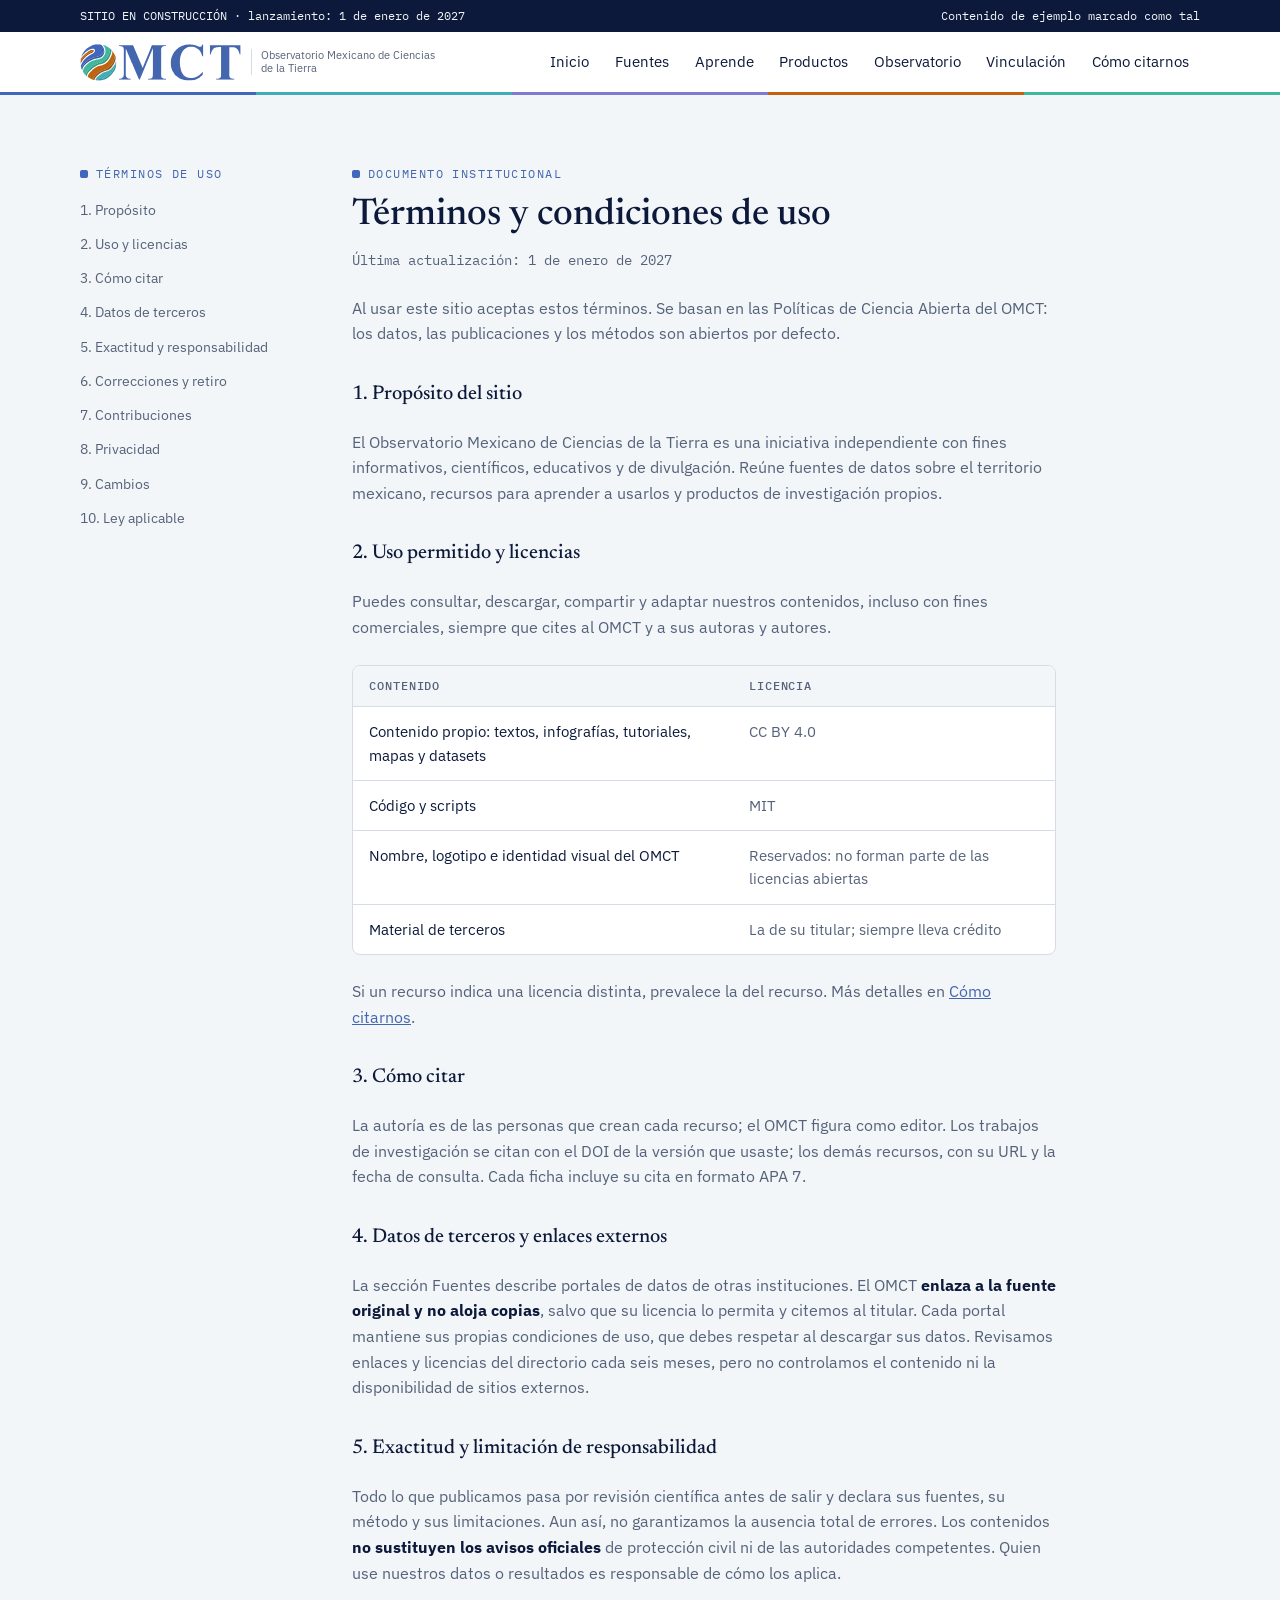
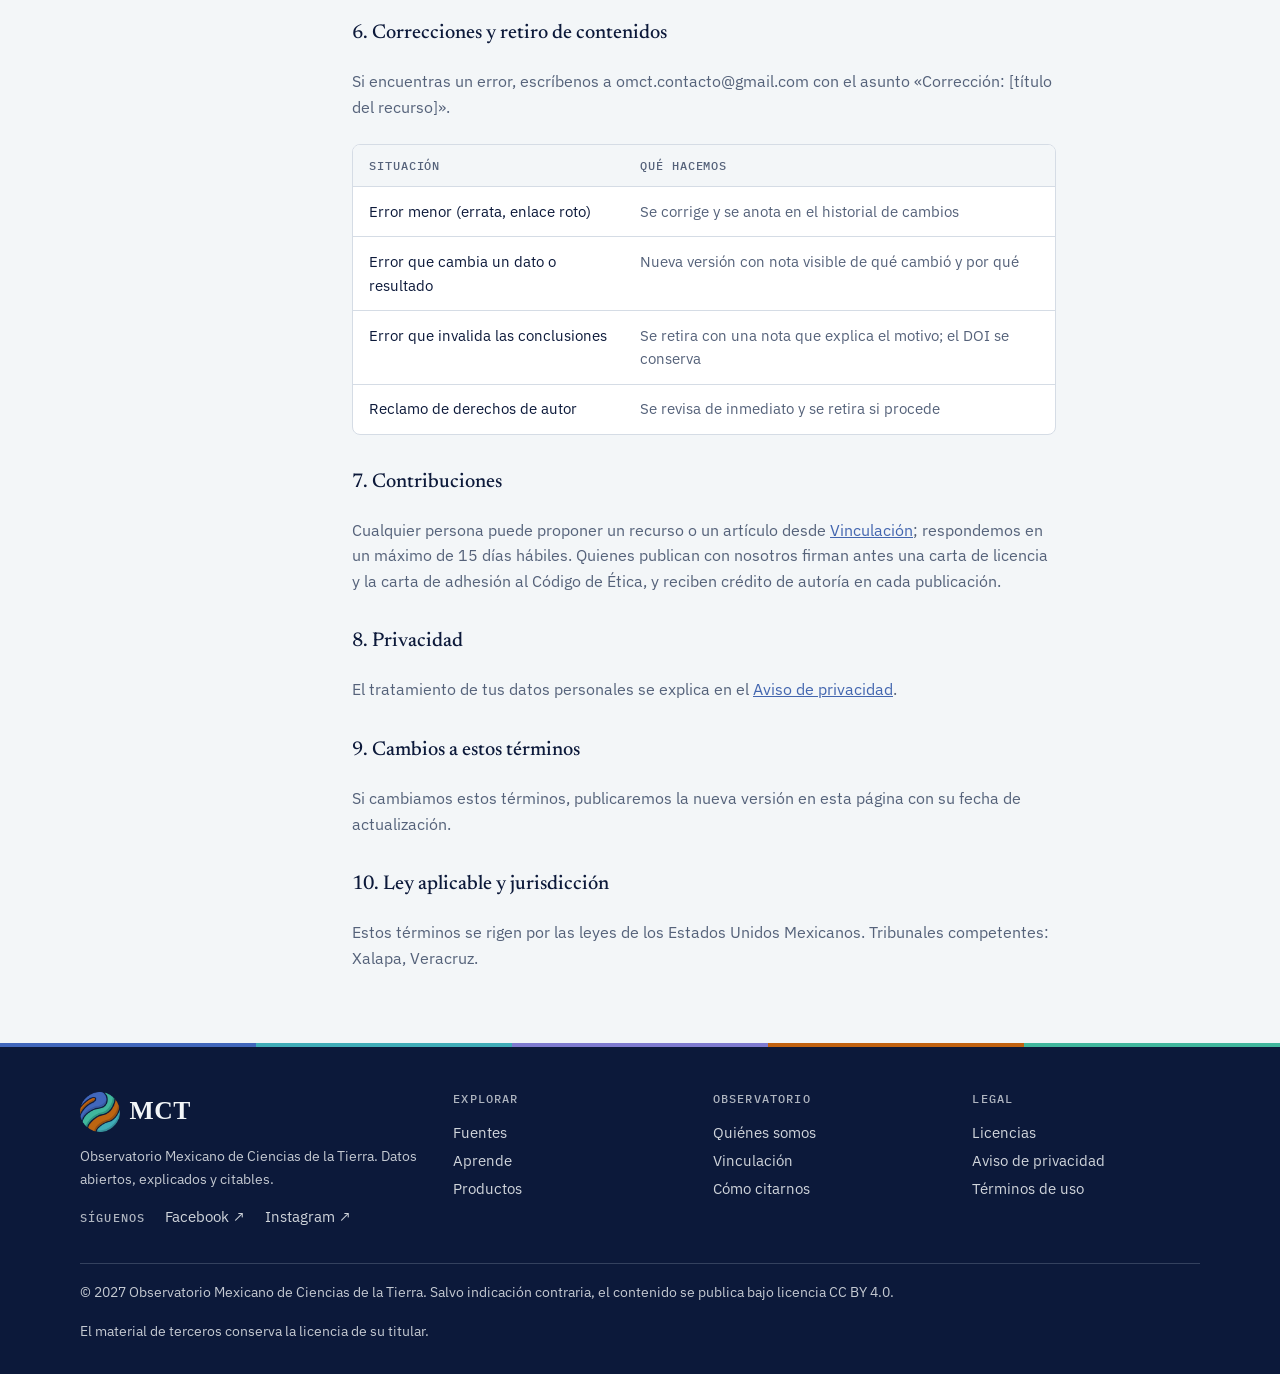
<file: terminos.html>
<!doctype html>
<html lang="es-MX">
<head>
<meta charset="utf-8">
<meta name="viewport" content="width=device-width, initial-scale=1, viewport-fit=cover">
<title>Términos de uso · OMCT</title>
<meta name="description" content="Términos y condiciones de uso del sitio del OMCT.">
<meta name="robots" content="noindex, nofollow">
<meta property="og:title" content="Términos de uso · OMCT">
<meta property="og:description" content="Términos y condiciones de uso del sitio del OMCT.">
<meta property="og:type" content="website">
<meta property="og:locale" content="es_MX">
<link rel="icon" href="favicon-64.png" type="image/png">
<link rel="apple-touch-icon" href="apple-touch-icon.png">
<meta property="og:image" content="https://omct-open.github.io/omct-isotipo-512.png">
<link rel="preconnect" href="https://fonts.googleapis.com">
<link rel="preconnect" href="https://fonts.gstatic.com" crossorigin>
<link rel="stylesheet" href="https://fonts.googleapis.com/css2?family=Newsreader:ital,opsz,wght@0,6..72,400;0,6..72,500;0,6..72,600;1,6..72,400;1,6..72,500&family=IBM+Plex+Sans:wght@400;500;600&family=IBM+Plex+Mono:wght@400;500&display=swap">
<link rel="stylesheet" href="styles.css?v=24">
</head>
<body data-page="terminos">

<div class="proto"><div class="wrap"><span>SITIO EN CONSTRUCCIÓN · lanzamiento: 1 de enero de 2027</span><span>Contenido de ejemplo marcado como tal</span></div></div>

<header class="site">
  <div class="wrap">
    <a class="brand" href="index.html">
      <img class="brand-img" src="omct-imagotipo.svg" alt="OMCT" width="160" height="37"><small>Observatorio Mexicano de Ciencias de la Tierra</small>
    </a>
    <button class="menu-btn" id="menuBtn" aria-expanded="false" aria-controls="mainNav">Menú</button>
    <nav class="main" id="mainNav" aria-label="Principal">
      <a href="index.html" data-p="inicio">Inicio</a>
      <a href="fuentes.html" data-p="fuentes">Fuentes</a>
      <a href="aprende.html" data-p="aprende">Aprende</a>
      <a href="productos.html" data-p="productos">Productos</a>
      <a href="observatorio.html" data-p="observatorio">Observatorio</a>
      <a href="vinculacion.html" data-p="vinculacion">Vinculación</a>
      <a href="citar.html" data-p="citar">Cómo citarnos</a>
    </nav>
  </div>
</header>

<main>
<section>
  <div class="band">
    <div class="wrap legal">
      <aside aria-label="Secciones"><span class="eyebrow" style="margin-bottom:.4rem">Términos de uso</span><a href="#proposito">1. Propósito</a><a href="#licencias">2. Uso y licencias</a><a href="#citar">3. Cómo citar</a><a href="#terceros">4. Datos de terceros</a><a href="#exactitud">5. Exactitud y responsabilidad</a><a href="#correcciones">6. Correcciones y retiro</a><a href="#contribuciones">7. Contribuciones</a><a href="#privacidad">8. Privacidad</a><a href="#cambios">9. Cambios</a><a href="#ley">10. Ley aplicable</a></aside>
      <article>
        <div style="display:grid;gap:var(--s3)"><span class="eyebrow">Documento institucional</span><h2>Términos y condiciones de uso</h2><p class="mono" style="font-size:.85rem;color:var(--muted)">Última actualización: 1 de enero de 2027</p></div>
        <p>Al usar este sitio aceptas estos términos. Se basan en las Políticas de Ciencia Abierta del OMCT: los datos, las publicaciones y los métodos son abiertos por defecto.</p>
        <h3 id="proposito">1. Propósito del sitio</h3>
        <p>El Observatorio Mexicano de Ciencias de la Tierra es una iniciativa independiente con fines informativos, científicos, educativos y de divulgación. Reúne fuentes de datos sobre el territorio mexicano, recursos para aprender a usarlos y productos de investigación propios.</p>
        <h3 id="licencias">2. Uso permitido y licencias</h3>
        <p>Puedes consultar, descargar, compartir y adaptar nuestros contenidos, incluso con fines comerciales, siempre que cites al OMCT y a sus autoras y autores.</p>
        <div class="table-wrap"><table><thead><tr><th>Contenido</th><th>Licencia</th></tr></thead><tbody><tr><td>Contenido propio: textos, infografías, tutoriales, mapas y datasets</td><td>CC BY 4.0</td></tr><tr><td>Código y scripts</td><td>MIT</td></tr><tr><td>Nombre, logotipo e identidad visual del OMCT</td><td>Reservados: no forman parte de las licencias abiertas</td></tr><tr><td>Material de terceros</td><td>La de su titular; siempre lleva crédito</td></tr></tbody></table></div>
        <p>Si un recurso indica una licencia distinta, prevalece la del recurso. Más detalles en <a href="citar.html">Cómo citarnos</a>.</p>
        <h3 id="citar">3. Cómo citar</h3>
        <p>La autoría es de las personas que crean cada recurso; el OMCT figura como editor. Los trabajos de investigación se citan con el DOI de la versión que usaste; los demás recursos, con su URL y la fecha de consulta. Cada ficha incluye su cita en formato APA 7.</p>
        <h3 id="terceros">4. Datos de terceros y enlaces externos</h3>
        <p>La sección Fuentes describe portales de datos de otras instituciones. El OMCT <b style="color:var(--ink)">enlaza a la fuente original y no aloja copias</b>, salvo que su licencia lo permita y citemos al titular. Cada portal mantiene sus propias condiciones de uso, que debes respetar al descargar sus datos. Revisamos enlaces y licencias del directorio cada seis meses, pero no controlamos el contenido ni la disponibilidad de sitios externos.</p>
        <h3 id="exactitud">5. Exactitud y limitación de responsabilidad</h3>
        <p>Todo lo que publicamos pasa por revisión científica antes de salir y declara sus fuentes, su método y sus limitaciones. Aun así, no garantizamos la ausencia total de errores. Los contenidos <b style="color:var(--ink)">no sustituyen los avisos oficiales</b> de protección civil ni de las autoridades competentes. Quien use nuestros datos o resultados es responsable de cómo los aplica.</p>
        <h3 id="correcciones">6. Correcciones y retiro de contenidos</h3>
        <p>Si encuentras un error, escríbenos a omct.contacto@gmail.com con el asunto «Corrección: [título del recurso]».</p>
        <div class="table-wrap"><table><thead><tr><th>Situación</th><th>Qué hacemos</th></tr></thead><tbody><tr><td>Error menor (errata, enlace roto)</td><td>Se corrige y se anota en el historial de cambios</td></tr><tr><td>Error que cambia un dato o resultado</td><td>Nueva versión con nota visible de qué cambió y por qué</td></tr><tr><td>Error que invalida las conclusiones</td><td>Se retira con una nota que explica el motivo; el DOI se conserva</td></tr><tr><td>Reclamo de derechos de autor</td><td>Se revisa de inmediato y se retira si procede</td></tr></tbody></table></div>
        <h3 id="contribuciones">7. Contribuciones</h3>
        <p>Cualquier persona puede proponer un recurso o un artículo desde <a href="vinculacion.html">Vinculación</a>; respondemos en un máximo de 15 días hábiles. Quienes publican con nosotros firman antes una carta de licencia y la carta de adhesión al Código de Ética, y reciben crédito de autoría en cada publicación.</p>
        <h3 id="privacidad">8. Privacidad</h3>
        <p>El tratamiento de tus datos personales se explica en el <a href="privacidad.html">Aviso de privacidad</a>.</p>
        <h3 id="cambios">9. Cambios a estos términos</h3>
        <p>Si cambiamos estos términos, publicaremos la nueva versión en esta página con su fecha de actualización.</p>
        <h3 id="ley">10. Ley aplicable y jurisdicción</h3>
        <p>Estos términos se rigen por las leyes de los Estados Unidos Mexicanos. Tribunales competentes: Xalapa, Veracruz.</p>
      </article>
    </div>
  </div>
</section>
</main>

<footer class="site">
  <div class="wrap">
    <div class="foot-grid">
      <div style="display:grid;gap:var(--s3);align-content:start">
        <div class="brand foot-brand"><img src="omct-isotipo-128.png" alt="O" width="40" height="40"><b>MCT</b></div>
        <p>Observatorio Mexicano de Ciencias de la Tierra. Datos abiertos, explicados y citables.</p>
      </div>
      <div><h4>Explorar</h4><a href="fuentes.html">Fuentes</a><a href="aprende.html">Aprende</a><a href="productos.html">Productos</a></div>
      <div><h4>Observatorio</h4><a href="observatorio.html">Quiénes somos</a><a href="vinculacion.html">Vinculación</a><a href="citar.html">Cómo citarnos</a></div>
      <div><h4>Legal</h4><a href="citar.html">Licencias</a><a href="privacidad.html">Aviso de privacidad</a><a href="terminos.html">Términos de uso</a></div>
    </div>
    <div class="legalline">
      <p>© 2027 Observatorio Mexicano de Ciencias de la Tierra. Salvo indicación contraria, el contenido se publica bajo licencia CC BY 4.0.</p>
      <p>El material de terceros conserva la licencia de su titular.</p>
      <p class="visits" id="visits" hidden></p>
    </div>
  </div>
</footer>

<div class="toast" id="toast" hidden></div>
<script data-goatcounter="https://omct-open.goatcounter.com/count" async src="//gc.zgo.at/count.js"></script>
<script src="main.js?v=16"></script>
</body>
</html>
</file>
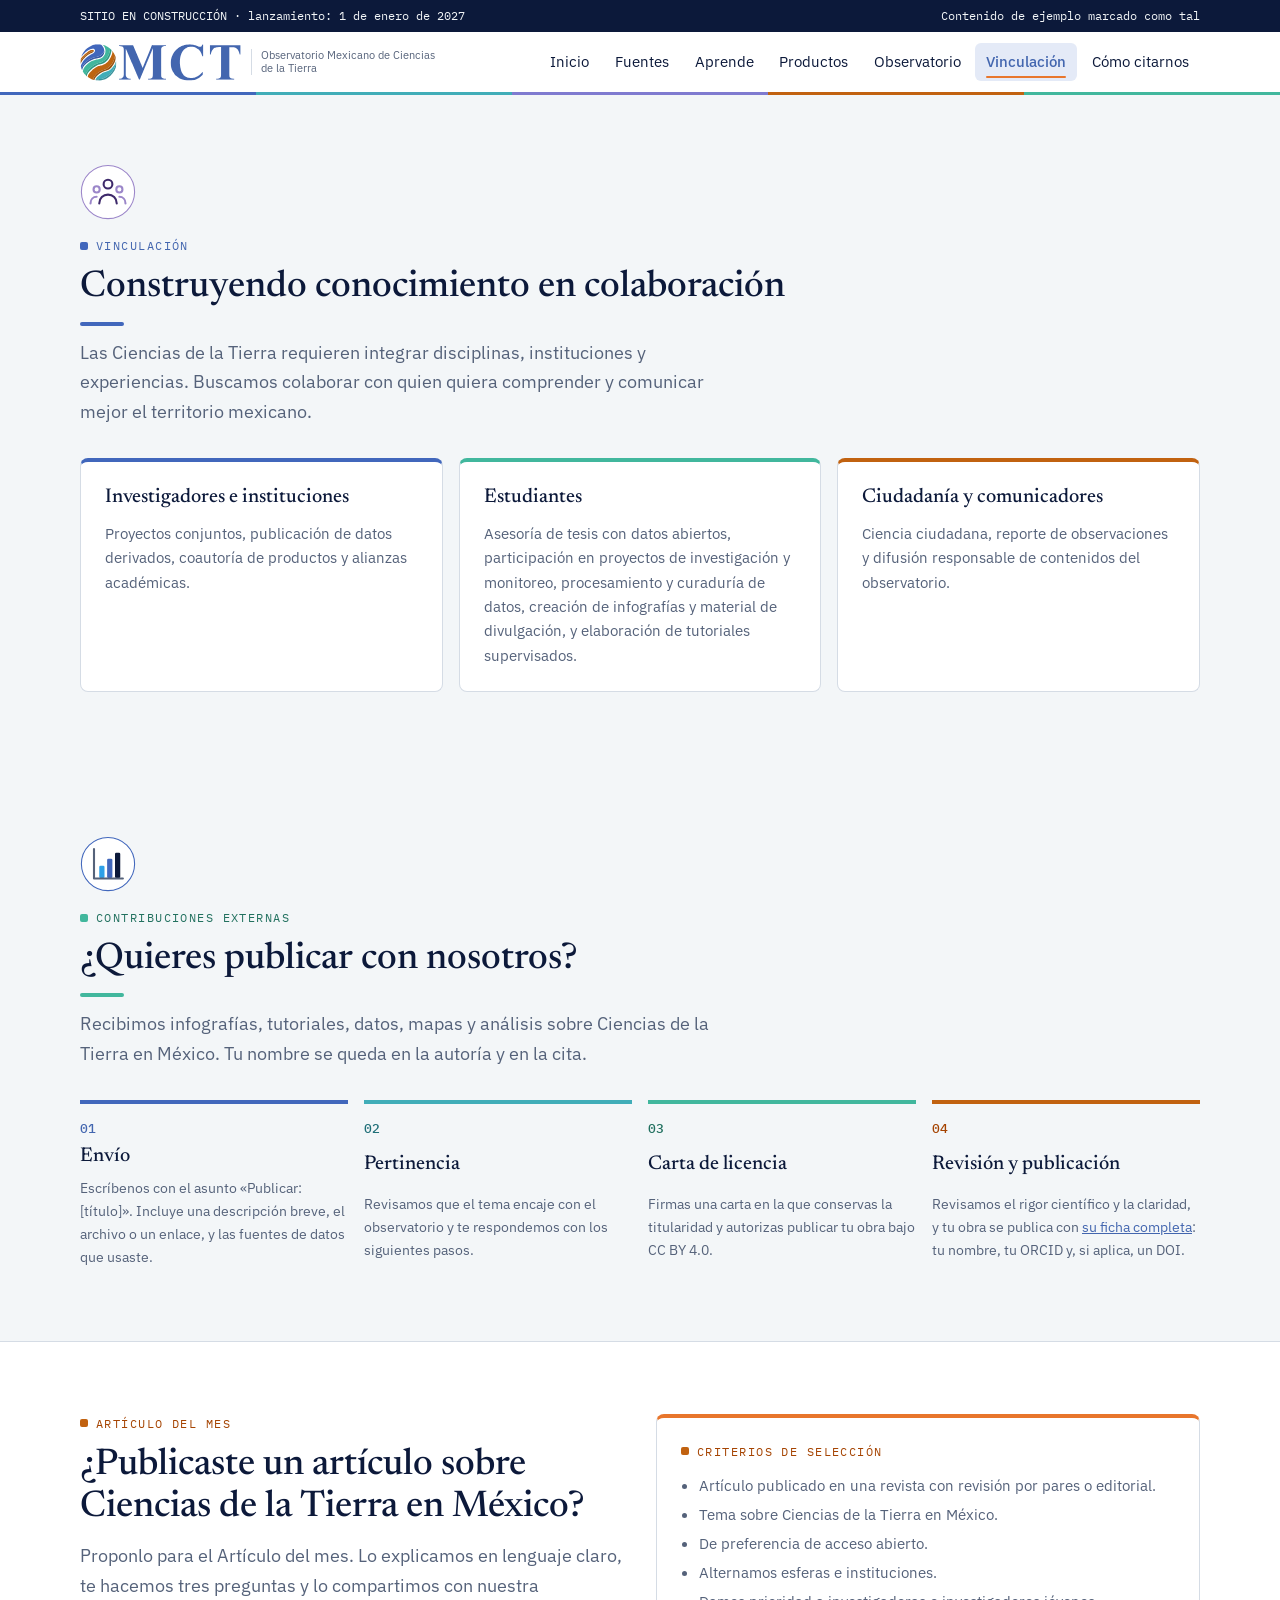
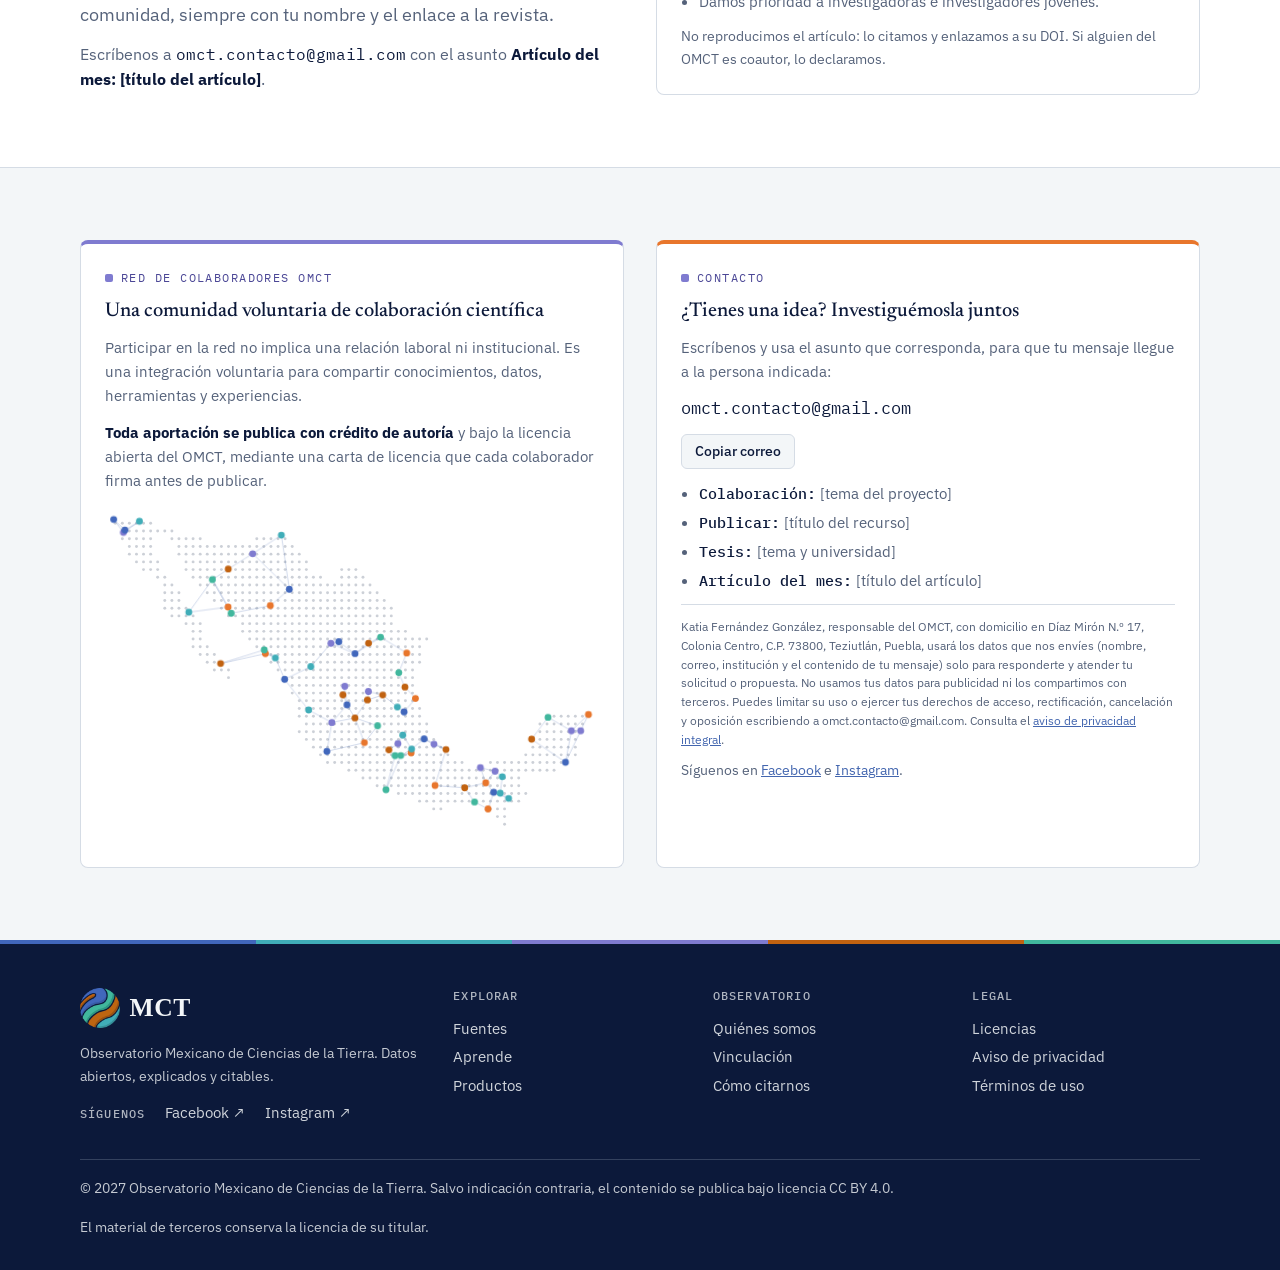
<file: vinculacion.html>
<!doctype html>
<html lang="es-MX">
<head>
<meta charset="utf-8">
<meta name="viewport" content="width=device-width, initial-scale=1, viewport-fit=cover">
<title>Vinculación · OMCT</title>
<meta name="description" content="Colabora con el OMCT: investigadores, instituciones, estudiantes y ciudadanía.">
<meta name="robots" content="noindex, nofollow">
<meta property="og:title" content="Vinculación · OMCT">
<meta property="og:description" content="Colabora con el OMCT: investigadores, instituciones, estudiantes y ciudadanía.">
<meta property="og:type" content="website">
<meta property="og:locale" content="es_MX">
<link rel="icon" href="favicon-64.png" type="image/png">
<link rel="apple-touch-icon" href="apple-touch-icon.png">
<meta property="og:image" content="https://omct-open.github.io/omct-isotipo-512.png">
<link rel="preconnect" href="https://fonts.googleapis.com">
<link rel="preconnect" href="https://fonts.gstatic.com" crossorigin>
<link rel="stylesheet" href="https://fonts.googleapis.com/css2?family=Newsreader:ital,opsz,wght@0,6..72,400;0,6..72,500;0,6..72,600;1,6..72,400;1,6..72,500&family=IBM+Plex+Sans:wght@400;500;600&family=IBM+Plex+Mono:wght@400;500&display=swap">
<link rel="stylesheet" href="styles.css?v=24">
</head>
<body data-page="vinculacion">

<div class="proto"><div class="wrap"><span>SITIO EN CONSTRUCCIÓN · lanzamiento: 1 de enero de 2027</span><span>Contenido de ejemplo marcado como tal</span></div></div>

<header class="site">
  <div class="wrap">
    <a class="brand" href="index.html">
      <img class="brand-img" src="omct-imagotipo.svg" alt="OMCT" width="160" height="37"><small>Observatorio Mexicano de Ciencias de la Tierra</small>
    </a>
    <button class="menu-btn" id="menuBtn" aria-expanded="false" aria-controls="mainNav">Menú</button>
    <nav class="main" id="mainNav" aria-label="Principal">
      <a href="index.html" data-p="inicio">Inicio</a>
      <a href="fuentes.html" data-p="fuentes">Fuentes</a>
      <a href="aprende.html" data-p="aprende">Aprende</a>
      <a href="productos.html" data-p="productos">Productos</a>
      <a href="observatorio.html" data-p="observatorio">Observatorio</a>
      <a href="vinculacion.html" data-p="vinculacion">Vinculación</a>
      <a href="citar.html" data-p="citar">Cómo citarnos</a>
    </nav>
  </div>
</header>

<main>
<section>
  <div class="band">
    <div class="wrap">
      <div class="head"><span class="head-ic" data-ic="comunidad" aria-hidden="true"></span><span class="eyebrow">Vinculación</span><h2>Construyendo conocimiento en colaboración</h2><p class="lead">Las Ciencias de la Tierra requieren integrar disciplinas, instituciones y experiencias. Buscamos colaborar con quien quiera comprender y comunicar mejor el territorio mexicano.</p></div>
      <div class="doors">
        <div class="door" style="cursor:default"><span class="swatch" style="background:var(--blue)"></span><h3>Investigadores e instituciones</h3><p>Proyectos conjuntos, publicación de datos derivados, coautoría de productos y alianzas académicas.</p></div>
        <div class="door" style="cursor:default"><span class="swatch" style="background:var(--teal)"></span><h3>Estudiantes</h3><p>Asesoría de tesis con datos abiertos, participación en proyectos de investigación y monitoreo, procesamiento y curaduría de datos, creación de infografías y material de divulgación, y elaboración de tutoriales supervisados.</p></div>
        <div class="door" style="cursor:default"><span class="swatch" style="background:var(--ochre)"></span><h3>Ciudadanía y comunicadores</h3><p>Ciencia ciudadana, reporte de observaciones y difusión responsable de contenidos del observatorio.</p></div>
      </div>
    </div>
  </div>
  <div class="band" id="publicar">
    <div class="wrap">
      <div class="head"><span class="head-ic" data-ic="graficas" aria-hidden="true"></span><span class="eyebrow">Contribuciones externas</span><h2>¿Quieres publicar con nosotros?</h2><p class="lead">Recibimos infografías, tutoriales, datos, mapas y análisis sobre Ciencias de la Tierra en México. Tu nombre se queda en la autoría y en la cita.</p></div>
      <ol class="steps steps-4">
        <li><h3>Envío</h3><p>Escríbenos con el asunto «Publicar: [título]». Incluye una descripción breve, el archivo o un enlace, y las fuentes de datos que usaste.</p></li>
        <li><h3>Pertinencia</h3><p>Revisamos que el tema encaje con el observatorio y te respondemos con los siguientes pasos.</p></li>
        <li><h3>Carta de licencia</h3><p>Firmas una carta en la que conservas la titularidad y autorizas publicar tu obra bajo CC BY 4.0.</p></li>
        <li><h3>Revisión y publicación</h3><p>Revisamos el rigor científico y la claridad, y tu obra se publica con <a href="citar.html#ficha">su ficha completa</a>: tu nombre, tu ORCID y, si aplica, un DOI.</p></li>
      </ol>
    </div>
  </div>
  <div class="band alt" id="articulo">
    <div class="wrap two">
      <div style="display:grid;gap:var(--s3);align-content:start">
        <span class="eyebrow">Artículo del mes</span>
        <h2>¿Publicaste un artículo sobre Ciencias de la Tierra en México?</h2>
        <p class="lead">Proponlo para el Artículo del mes. Lo explicamos en lenguaje claro, te hacemos tres preguntas y lo compartimos con nuestra comunidad, siempre con tu nombre y el enlace a la revista.</p>
        <p style="color:var(--muted)">Escríbenos a <span class="mono" style="color:var(--ink)">omct.contacto@gmail.com</span> con el asunto <b style="color:var(--ink)">Artículo del mes: [título del artículo]</b>.</p>
      </div>
      <div class="panel">
        <span class="eyebrow">Criterios de selección</span>
        <ul>
          <li>Artículo publicado en una revista con revisión por pares o editorial.</li>
          <li>Tema sobre Ciencias de la Tierra en México.</li>
          <li>De preferencia de acceso abierto.</li>
          <li>Alternamos esferas e instituciones.</li>
          <li>Damos prioridad a investigadoras e investigadores jóvenes.</li>
        </ul>
        <p style="font-size:.88rem">No reproducimos el artículo: lo citamos y enlazamos a su DOI. Si alguien del OMCT es coautor, lo declaramos.</p>
      </div>
    </div>
  </div>
  <div class="band">
    <div class="wrap two">
      <div class="panel">
        <span class="eyebrow">Red de Colaboradores OMCT</span>
        <h3>Una comunidad voluntaria de colaboración científica</h3>
        <p>Participar en la red no implica una relación laboral ni institucional. Es una integración voluntaria para compartir conocimientos, datos, herramientas y experiencias.</p>
        <p><b style="color:var(--ink)">Toda aportación se publica con crédito de autoría</b> y bajo la licencia abierta del OMCT, mediante una carta de licencia que cada colaborador firma antes de publicar.</p>
        <figure class="mx-red" style="margin:var(--s2) 0 0">
          <div id="mxRed"></div>
        </figure>
      </div>
      <div class="panel">
        <span class="eyebrow">Contacto</span>
        <h3>¿Tienes una idea? Investiguémosla juntos</h3>
        <p>Escríbenos y usa el asunto que corresponda, para que tu mensaje llegue a la persona indicada:</p>
        <p class="mono" style="color:var(--ink);font-size:1.05rem;user-select:all" id="mail">omct.contacto@gmail.com</p>
        <button class="copy" data-copy="omct.contacto@gmail.com">Copiar correo</button>
        <ul class="subjects">
          <li><b>Colaboración:</b> [tema del proyecto]</li>
          <li><b>Publicar:</b> [título del recurso]</li>
          <li><b>Tesis:</b> [tema y universidad]</li>
          <li><b>Artículo del mes:</b> [título del artículo]</li>
        </ul>
        <p class="priv-short">Katia Fernández González, responsable del OMCT, con domicilio en Díaz Mirón N.º 17, Colonia Centro, C.P. 73800, Teziutlán, Puebla, usará los datos que nos envíes (nombre, correo, institución y el contenido de tu mensaje) solo para responderte y atender tu solicitud o propuesta. No usamos tus datos para publicidad ni los compartimos con terceros. Puedes limitar su uso o ejercer tus derechos de acceso, rectificación, cancelación y oposición escribiendo a omct.contacto@gmail.com. Consulta el <a href="privacidad.html">aviso de privacidad integral</a>.</p>
        <p style="font-size:.85rem">Síguenos en <a href="https://www.facebook.com/profile.php?id=61596777390697" target="_blank" rel="noopener me">Facebook</a> e <a href="https://www.instagram.com/omct.oficial/" target="_blank" rel="noopener me">Instagram</a>.</p>
      </div>
    </div>
  </div>
</section>
</main>

<footer class="site">
  <div class="wrap">
    <div class="foot-grid">
      <div style="display:grid;gap:var(--s3);align-content:start">
        <div class="brand foot-brand"><img src="omct-isotipo-128.png" alt="O" width="40" height="40"><b>MCT</b></div>
        <p>Observatorio Mexicano de Ciencias de la Tierra. Datos abiertos, explicados y citables.</p>
      </div>
      <div><h4>Explorar</h4><a href="fuentes.html">Fuentes</a><a href="aprende.html">Aprende</a><a href="productos.html">Productos</a></div>
      <div><h4>Observatorio</h4><a href="observatorio.html">Quiénes somos</a><a href="vinculacion.html">Vinculación</a><a href="citar.html">Cómo citarnos</a></div>
      <div><h4>Legal</h4><a href="citar.html">Licencias</a><a href="privacidad.html">Aviso de privacidad</a><a href="terminos.html">Términos de uso</a></div>
    </div>
    <div class="legalline">
      <p>© 2027 Observatorio Mexicano de Ciencias de la Tierra. Salvo indicación contraria, el contenido se publica bajo licencia CC BY 4.0.</p>
      <p>El material de terceros conserva la licencia de su titular.</p>
      <p class="visits" id="visits" hidden></p>
    </div>
  </div>
</footer>

<div class="toast" id="toast" hidden></div>
<script data-goatcounter="https://omct-open.goatcounter.com/count" async src="//gc.zgo.at/count.js"></script>
<script src="main.js?v=18"></script>
</body>
</html>
</file>
<file: styles.css>
/* OMCT · hoja de estilos */
/* Layout: cartografía editorial. Encabezado fijo, vistas por ancla, curvas de nivel como firma visual, retícula de 12 columnas que colapsa a 1. */
:root{
  --cta:#E8762C; --naranja-calido:#F29A3D; --naranja-quemado:#D9601A; --purpura:#6A4C9C; --purpura-suave:#9B86C9; --purpura-noche:#3E2A6B; --lavanda-glaciar:#7F7BD0; --lavanda-profunda:#4B4796; --lavanda-suave:#ECEBF8;
  --m-atm:#4167BC; --m-hid:#2E8F7A; --m-cri:#7F7BD0; --m-geo:#C16210; --m-bio:#2E8F7A; --m-all:#4167BC;
  --esf-atm:#4167BC; --esf-hid:#40ADB8; --esf-cri:#7F7BD0; --esf-geo:#C16210; --esf-bio:#41B79D; --esf-sis:#0C193A;
  --bg:#F3F6F8;        /* papel cartográfico frío */
  --surface:#FFFFFF;
  --ink:#0C193A;       /* azul marino oficial OMCT */
  --muted:#55627A;
  --line:#D5DCE5;
  --blue:#4366AF;      /* azul del logotipo tipográfico (oficial) */
  --teal:#2E8F7A;      /* verde del isotipo, oscurecido para texto legible */
  --ochre:#A54402;     /* ocre oscuro oficial (suelo, roca) */
  --blue-soft:#E4EAF7;
  --teal-soft:#DDF0ED;
  --ochre-soft:#F6E8DA;
  --contour:rgba(65,103,188,.16);
  --f-display:"Newsreader", Georgia, "Times New Roman", serif;
  --f-body:"IBM Plex Sans", system-ui, -apple-system, "Segoe UI", sans-serif;
  --f-mono:"IBM Plex Mono", ui-monospace, "SFMono-Regular", Menlo, monospace;
  --s1:.25rem; --s2:.5rem; --s3:.75rem; --s4:1rem; --s5:1.5rem; --s6:2rem; --s7:3rem; --s8:4.5rem;
  --max:72rem;
}
@media (prefers-color-scheme: dark){:root:not([data-theme="light"]){
  --bg:#0D1422; --surface:#141D2F; --ink:#E6ECF5; --muted:#9AA8BF; --line:#26324A;
  --blue:#7F9BEA; --teal:#5CC4B6; --ochre:#E19A55;
  --blue-soft:#1C2848; --teal-soft:#14302E; --ochre-soft:#33241A;
  --contour:rgba(127,155,234,.18); color-scheme:dark;
}}
:root[data-theme="dark"]{
  --bg:#0D1422; --surface:#141D2F; --ink:#E6ECF5; --muted:#9AA8BF; --line:#26324A;
  --blue:#7F9BEA; --teal:#5CC4B6; --ochre:#E19A55;
  --blue-soft:#1C2848; --teal-soft:#14302E; --ochre-soft:#33241A;
  --contour:rgba(127,155,234,.18); color-scheme:dark;
}
*{box-sizing:border-box}
html{-webkit-text-size-adjust:100%}
body{margin:0}
img{max-width:100%}
[hidden]{display:none!important}
body{background:var(--bg);color:var(--ink);font-family:var(--f-body);font-size:1rem;line-height:1.6}
body::before{content:"";position:fixed;inset:0 0 auto;height:env(safe-area-inset-top,0px);z-index:60;background:var(--surface)}
a{color:var(--blue)}
a:focus-visible,button:focus-visible,input:focus-visible{outline:2px solid var(--teal);outline-offset:2px;border-radius:4px}
h1,h2,h3{font-family:var(--f-display);font-weight:500;line-height:1.15;text-wrap:balance;margin:0}
h1{font-size:clamp(2.2rem,5.5vw,3.9rem);letter-spacing:-.01em}
h2{font-size:clamp(1.6rem,3.2vw,2.3rem)}
h3{font-size:1.25rem}
p{margin:0}
.wrap{max-width:var(--max);margin:0 auto;padding-left:max(16px,env(safe-area-inset-left,0px));padding-right:max(16px,env(safe-area-inset-right,0px))}
.eyebrow{font-family:var(--f-mono);font-size:.75rem;letter-spacing:.12em;text-transform:uppercase;color:var(--teal)}
.lead{font-size:1.15rem;color:var(--muted);max-width:40rem}
.prose{max-width:40rem;display:grid;gap:var(--s4)}
.mono{font-family:var(--f-mono);font-variant-numeric:tabular-nums}

/* Banner de prototipo */
.proto{background:var(--ink);color:var(--bg);font-family:var(--f-mono);font-size:.75rem}
.proto .wrap{display:flex;gap:var(--s3);align-items:center;justify-content:space-between;padding-block:.4rem;flex-wrap:wrap}

/* Encabezado */
header.site{position:sticky;top:env(safe-area-inset-top,0px);z-index:50;background:var(--surface);border-bottom:1px solid var(--line)}
header.site .wrap{display:flex;align-items:center;justify-content:space-between;gap:var(--s4);padding-block:.7rem}
.brand{display:flex;align-items:center;gap:.6rem;text-decoration:none;color:var(--ink)}
.brand svg{width:2.3rem;height:2.3rem;flex:none}
.brand b{font-family:var(--f-display);font-size:1.5rem;font-weight:600;letter-spacing:.02em;color:var(--blue)}
.brand small{display:block;font-size:.68rem;color:var(--muted);line-height:1.2;max-width:12rem}
nav.main{display:flex;gap:.2rem;flex-wrap:wrap}
nav.main a{font-size:.92rem;text-decoration:none;color:var(--ink);padding:.45rem .7rem;border-radius:6px}
nav.main a:hover{background:var(--blue-soft)}
nav.main a[aria-current="page"]{color:var(--blue);background:var(--blue-soft);font-weight:500}
.menu-btn{display:none;background:none;border:1px solid var(--line);color:var(--ink);border-radius:6px;padding:.4rem .7rem;font:inherit;cursor:pointer}
@media (max-width:860px){
  .menu-btn{display:block}
  nav.main{display:none;position:absolute;left:0;right:0;top:100%;background:var(--surface);border-bottom:1px solid var(--line);flex-direction:column;padding:var(--s3) max(16px,env(safe-area-inset-right,0px)) var(--s4) max(16px,env(safe-area-inset-left,0px))}
  nav.main.open{display:flex}
  .brand small{display:none}
}

/* Vistas */
.band{padding-block:var(--s8)}
.band.tight{padding-block:var(--s7)}
.band.alt{background:var(--surface);border-block:1px solid var(--line)}
.head{display:grid;gap:var(--s3);margin-bottom:var(--s6)}

/* Hero con curvas de nivel */
.hero{position:relative;overflow:hidden;border-bottom:1px solid var(--line)}
.hero canvas{position:absolute;inset:0;width:100%;height:100%;display:block}
.hero .wrap{position:relative;padding-block:clamp(3.5rem,9vw,6.5rem);display:grid;gap:var(--s5)}
.hero h1{max-width:22ch}
.hero h1 em{display:block}
.hero h1 em{font-style:italic;color:var(--blue)}
.coords{display:flex;gap:var(--s5);flex-wrap:wrap;font-family:var(--f-mono);font-size:.78rem;color:var(--muted)}
.coords span b{color:var(--ink);font-weight:500}
.cta-row{display:flex;gap:var(--s3);flex-wrap:wrap}
.btn{display:inline-flex;align-items:center;gap:.4rem;font:500 .95rem var(--f-body);padding:.7rem 1.1rem;border-radius:6px;text-decoration:none;border:1px solid transparent;cursor:pointer}
.btn.primary{background:var(--blue);color:var(--surface)}
.btn.primary:hover{filter:brightness(1.08)}
.btn.ghost{border-color:var(--line);color:var(--ink);background:var(--surface)}
.btn.ghost:hover{border-color:var(--blue)}

/* Cuenta regresiva */
.launch{display:flex;gap:var(--s5);align-items:center;flex-wrap:wrap;padding:var(--s4) var(--s5);background:var(--surface);border:1px solid var(--line);border-radius:8px;width:fit-content;max-width:100%}
.launch .t{display:flex;gap:var(--s4)}
.launch .t div{text-align:center;min-width:3rem}
.launch .t b{display:block;font:500 1.6rem var(--f-mono);font-variant-numeric:tabular-nums;color:var(--ink)}
.launch .t small{font-size:.68rem;color:var(--muted);text-transform:uppercase;letter-spacing:.08em}

/* Tres puertas */
.doors{display:grid;grid-template-columns:repeat(3,minmax(0,1fr));gap:var(--s4)}
@media (max-width:860px){.doors{grid-template-columns:1fr}}
.door{display:grid;gap:var(--s3);padding:var(--s5);background:var(--surface);border:1px solid var(--line);border-radius:8px;text-decoration:none;color:var(--ink);transition:border-color .2s, transform .2s}
.door:hover{border-color:var(--blue);transform:translateY(-2px)}
.door .tag{font-family:var(--f-mono);font-size:.72rem;color:var(--muted)}
.door p{color:var(--muted);font-size:.95rem}
.door .go{font-size:.9rem;color:var(--blue);font-weight:500}
.swatch{width:2.2rem;height:.35rem;border-radius:2px}

/* Tarjetas de contenido */
.cards{display:grid;grid-template-columns:repeat(3,minmax(0,1fr));gap:var(--s5)}
@media (max-width:860px){.cards{grid-template-columns:1fr}}
.card{display:grid;grid-template-rows:auto 1fr;background:var(--surface);border:1px solid var(--line);border-radius:8px;overflow:hidden}
.card .fig{aspect-ratio:16/9;max-width:100%;position:relative}
.card .fig canvas{width:100%;height:100%;display:block}
.card .fig .credit{position:absolute;right:.4rem;bottom:.35rem;font:400 .62rem var(--f-mono);background:rgba(0,0,0,.55);color:#fff;padding:.1rem .35rem;border-radius:3px}
.card .body{display:grid;gap:var(--s2);padding:var(--s4) var(--s5) var(--s5);align-content:start}
.card .body p{color:var(--muted);font-size:.93rem}
.pill{display:inline-block;font:500 .68rem var(--f-mono);letter-spacing:.06em;text-transform:uppercase;padding:.2rem .5rem;border-radius:99px;width:fit-content}
.pill.blue{background:var(--blue-soft);color:var(--blue)}
.pill.teal{background:var(--teal-soft);color:var(--teal)}
.pill.ochre{background:var(--ochre-soft);color:var(--ochre)}
.pill.line{border:1px solid var(--line);color:var(--muted)}
.meta{display:flex;gap:var(--s2);align-items:center;flex-wrap:wrap}

/* Cita destacada */
.quote{display:grid;grid-template-columns:minmax(0,1fr) minmax(0,1.4fr);gap:var(--s7);align-items:start}
@media (max-width:860px){.quote{grid-template-columns:1fr;gap:var(--s5)}}
.quote blockquote{margin:0;font-family:var(--f-display);font-size:clamp(1.3rem,2.4vw,1.75rem);line-height:1.35}

/* Directorio de fuentes */
.tools{display:flex;gap:var(--s3);flex-wrap:wrap;align-items:center;margin-bottom:var(--s5)}
.tools input{flex:1 1 16rem;min-width:0;font:inherit;padding:.65rem .9rem;border:1px solid var(--line);border-radius:6px;background:var(--surface);color:var(--ink)}
.chips{display:flex;gap:var(--s2);flex-wrap:wrap}
.chip{font:500 .82rem var(--f-body);padding:.4rem .8rem;border-radius:99px;border:1px solid var(--line);background:var(--surface);color:var(--ink);cursor:pointer}
.chip[aria-pressed="true"]{background:var(--ink);color:var(--bg);border-color:var(--ink)}
.table-wrap{overflow-x:auto;border:1px solid var(--line);border-radius:8px;background:var(--surface)}
table{border-collapse:collapse;width:100%;font-size:.92rem}
th,td{text-align:left;padding:.8rem 1rem;border-bottom:1px solid var(--line);vertical-align:top}
th{font:500 .72rem var(--f-mono);letter-spacing:.08em;text-transform:uppercase;color:var(--muted);background:var(--bg)}
tr:last-child td{border-bottom:none}
td .org{font-weight:600}
td small{display:block;color:var(--muted)}
.status{display:inline-flex;align-items:center;gap:.35rem;font-size:.8rem;white-space:nowrap}
.status::before{content:"";width:.5rem;height:.5rem;border-radius:50%;background:currentColor}
.status.ok{color:var(--teal)}
.status.pend{color:var(--ochre)}
.empty{padding:var(--s5);color:var(--muted)}
.note{font-size:.85rem;color:var(--muted);margin-top:var(--s4);max-width:46rem}

/* Rutas de aprendizaje */
.routes{display:grid;grid-template-columns:repeat(4,minmax(0,1fr));gap:var(--s3);margin-bottom:var(--s6)}
@media (max-width:860px){.routes{grid-template-columns:repeat(2,minmax(0,1fr))}}
.route{padding:var(--s4);border:1px solid var(--line);border-radius:8px;background:var(--surface);cursor:pointer;text-align:left;font:inherit;color:var(--ink);display:grid;gap:.2rem}
.route b{font-weight:600}
.route small{color:var(--muted);font-size:.82rem}
.route[aria-pressed="true"]{border-color:var(--teal);box-shadow:inset 0 0 0 1px var(--teal)}

/* Proceso editorial (secuencia real) */
.steps{display:grid;grid-template-columns:repeat(5,minmax(0,1fr));gap:var(--s4);counter-reset:s;list-style:none;padding:0;margin:0}
@media (max-width:860px){.steps{grid-template-columns:1fr}}
.steps li{counter-increment:s;display:grid;gap:var(--s2);padding-top:var(--s4);border-top:2px solid var(--blue)}
.steps li::before{content:counter(s,decimal-leading-zero);font:500 .8rem var(--f-mono);color:var(--blue)}
.steps li p{font-size:.9rem;color:var(--muted)}

.two{display:grid;grid-template-columns:repeat(2,minmax(0,1fr));gap:var(--s6)}
@media (max-width:860px){.two{grid-template-columns:1fr}}
.panel{padding:var(--s5);background:var(--surface);border:1px solid var(--line);border-radius:8px;display:grid;gap:var(--s3);align-content:start}
.panel p,.panel li{color:var(--muted);font-size:.95rem}
.panel ul{margin:0;padding-left:1.1rem;display:grid;gap:.3rem}

.team{display:grid;grid-template-columns:repeat(4,minmax(0,1fr));gap:var(--s4)}
@media (max-width:860px){.team{grid-template-columns:repeat(2,minmax(0,1fr))}}
.person{display:grid;gap:.25rem;padding:var(--s4);border:1px dashed var(--line);border-radius:8px}
.person .av{width:3rem;height:3rem;border-radius:50%;background:var(--blue-soft);margin-bottom:var(--s2)}
.person small{color:var(--muted);font-family:var(--f-mono);font-size:.72rem}

/* Cita APA */
.cite{display:grid;gap:var(--s3);padding:var(--s5);background:var(--surface);border:1px solid var(--line);border-left:3px solid var(--teal);border-radius:0 8px 8px 0}
.cite code{font:400 .9rem/1.6 var(--f-mono);color:var(--ink);word-break:break-word}
.copy{justify-self:start;font:500 .85rem var(--f-body);padding:.45rem .8rem;border:1px solid var(--line);border-radius:6px;background:var(--bg);color:var(--ink);cursor:pointer}

/* Documentos legales */
.legal{display:grid;grid-template-columns:14rem minmax(0,1fr);gap:var(--s7)}
@media (max-width:860px){.legal{grid-template-columns:1fr;gap:var(--s5)}}
.legal aside{position:sticky;top:6rem;align-self:start;display:grid;gap:.3rem;font-size:.9rem}
@media (max-width:860px){.legal aside{position:static}}
.legal aside a{text-decoration:none;color:var(--muted);padding:.2rem 0}
.legal aside a:hover{color:var(--blue)}
.legal article{display:grid;gap:var(--s5);max-width:44rem}
.legal article h3{margin-top:var(--s3)}
.legal article p,.legal article li{color:var(--muted)}
.legal article ul{margin:0;padding-left:1.1rem;display:grid;gap:.3rem}
.ph{background:var(--ochre-soft);color:var(--ochre);padding:0 .3rem;border-radius:3px;font-family:var(--f-mono);font-size:.85em}

/* Pie */
footer.site{background:var(--ink);color:var(--bg)}
footer.site .wrap{padding-block:var(--s7) var(--s6);display:grid;gap:var(--s6)}
.foot-grid{display:grid;grid-template-columns:1.5fr repeat(3,minmax(0,1fr));gap:var(--s6)}
@media (max-width:860px){.foot-grid{grid-template-columns:1fr 1fr}}
footer.site h4{font:500 .72rem var(--f-mono);letter-spacing:.1em;text-transform:uppercase;margin:0 0 var(--s3);opacity:.7}
footer.site a{color:var(--bg);text-decoration:none;opacity:.85;display:block;padding:.15rem 0;font-size:.92rem}
footer.site a:hover{opacity:1;text-decoration:underline}
footer.site p{opacity:.8;font-size:.9rem}
.legalline{border-top:1px solid rgba(127,140,160,.35);padding-top:var(--s4);font-size:.85rem;display:flex;justify-content:space-between;gap:var(--s4);flex-wrap:wrap}
.legalline p{opacity:.85}

.toast{position:fixed;left:50%;bottom:calc(1.2rem + env(safe-area-inset-bottom,0px));transform:translateX(-50%);background:var(--ink);color:var(--bg);padding:.6rem 1rem;border-radius:6px;font-size:.9rem;z-index:70}

@media (prefers-reduced-motion:reduce){*{transition:none!important;animation:none!important}}
/* Logotipo oficial */
.brand-img{display:block;height:2.3rem;width:auto}
.brand{flex-wrap:wrap;row-gap:.2rem}
.brand small{flex-basis:100%;max-width:none}
@media (min-width:861px){.brand{flex-wrap:nowrap}.brand small{flex-basis:auto;max-width:12rem;border-left:1px solid var(--line);padding-left:.6rem}}
.foot-brand img{width:2.5rem;height:2.5rem}
.foot-brand b{font-family:"Times New Roman",Times,var(--f-display);font-size:1.6rem;color:var(--bg);letter-spacing:.02em}

/* Quiénes somos + globo */
.who{display:grid;grid-template-columns:minmax(0,1.5fr) minmax(0,1fr);gap:var(--s7);align-items:start}
@media (max-width:860px){.who{grid-template-columns:1fr;gap:var(--s5)}}
.globe-fig{margin:0;display:grid;gap:var(--s3);justify-items:center}
.globe-fig canvas{width:100%;max-width:320px;height:auto;aspect-ratio:1/1}
.globe-fig figcaption{font:400 .75rem var(--f-mono);color:var(--muted);text-align:center;max-width:22rem}
.steps.steps-4{grid-template-columns:repeat(4,minmax(0,1fr))}
@media (max-width:860px){.steps.steps-4{grid-template-columns:1fr}}
.subjects{margin:0;padding-left:1.1rem;display:grid;gap:.3rem;font-size:.92rem}
.subjects b{color:var(--ink);font-family:var(--f-mono);font-weight:500}

.door{align-content:start}

/* Metodología: ficha + principios */
.method{display:grid;grid-template-columns:minmax(0,1fr) minmax(0,1.1fr);gap:var(--s7);align-items:start}
@media (max-width:860px){.method{grid-template-columns:1fr;gap:var(--s5)}}
.ficha{background:var(--surface);border:1px solid var(--line);border-radius:8px;padding:var(--s5);display:grid;gap:var(--s4);box-shadow:0 1px 0 var(--line)}
.ficha-head{display:flex;justify-content:space-between;align-items:center;gap:var(--s3);font-size:.75rem;color:var(--muted);letter-spacing:.06em;text-transform:uppercase}
.ficha dl{margin:0;display:grid}
.ficha dl div{display:grid;grid-template-columns:8.5rem minmax(0,1fr);gap:var(--s3);padding:.6rem 0;border-top:1px solid var(--line)}
@media (max-width:480px){.ficha dl div{grid-template-columns:1fr;gap:.15rem}}
.ficha dt{font:500 .72rem var(--f-mono);letter-spacing:.08em;text-transform:uppercase;color:var(--teal);padding-top:.15rem}
.ficha dd{margin:0;font-size:.92rem;color:var(--ink)}
.principles{display:grid;gap:var(--s5)}
.principles div{display:grid;gap:.3rem;padding-left:var(--s4);border-left:2px solid var(--blue)}
.principles p{color:var(--muted);font-size:.95rem}

/* Líneas de trabajo por esferas */
.spheres{display:grid;grid-template-columns:repeat(3,minmax(0,1fr));gap:var(--s4)}
@media (max-width:960px){.spheres{grid-template-columns:repeat(2,minmax(0,1fr))}}
@media (max-width:600px){.spheres{grid-template-columns:1fr}}
.sphere{display:grid;gap:var(--s3);align-content:start;padding:var(--s5);background:var(--surface);border:1px solid var(--line);border-top:3px solid var(--sc);border-radius:8px}
.sphere-top{display:flex;align-items:center;gap:var(--s3)}
.sphere-top svg{width:2rem;height:2rem;flex:none;fill:none;stroke:var(--sc);stroke-width:1.6;stroke-linecap:round;stroke-linejoin:round}
.sphere p{color:var(--muted);font-size:.95rem}
.sphere ul{margin:0;padding:0;list-style:none;display:flex;flex-wrap:wrap;gap:.35rem}
.sphere li{font-size:.8rem;padding:.2rem .55rem;border-radius:99px;background:var(--bg);border:1px solid var(--line);color:var(--ink)}
.sphere .sphere-src{font:400 .72rem var(--f-mono);color:var(--muted)}

/* Ficha con cita integrada */
.ficha-cite{display:grid;gap:var(--s2);padding:var(--s4);background:var(--teal-soft);border-radius:6px}
.ficha-cite code{font:400 .85rem/1.6 var(--f-mono);color:var(--ink);word-break:break-word}
.ficha-cite .copy{justify-self:start;background:var(--surface)}
.cite-notes{margin:0;padding-left:1.1rem;display:grid;gap:.5rem;color:var(--muted)}
.cite-notes b{color:var(--ink)}

/* Figura: corrección de un valor atípico */
.fix-fig{margin:var(--s3) 0 0;display:grid;gap:var(--s2)}
.fix-fig canvas{width:100%;height:auto;aspect-ratio:16/7;max-width:100%;display:block;background:var(--surface);border:1px solid var(--line);border-radius:8px}
.fix-fig figcaption{font:400 .75rem var(--f-mono);color:var(--muted)}

/* Fuentes: tarjetas */
.src-grid{display:grid;grid-template-columns:repeat(3,minmax(0,1fr));gap:var(--s4)}
@media (max-width:960px){.src-grid{grid-template-columns:repeat(2,minmax(0,1fr))}}
@media (max-width:600px){.src-grid{grid-template-columns:1fr}}
.src-grid .empty{grid-column:1/-1}
.src-card{display:grid;gap:var(--s3);align-content:start;padding:var(--s5);background:var(--surface);border:1px solid var(--line);border-radius:8px}
.src-card header{display:grid;gap:.1rem}
.src-card header small{color:var(--muted);font-size:.82rem}
.src-card>p{color:var(--muted);font-size:.93rem}
.src-esf{display:flex;flex-wrap:wrap;gap:.3rem}
.src-card dl{margin:0;display:grid;border-top:1px solid var(--line)}
.src-card dl div{display:grid;grid-template-columns:5.5rem minmax(0,1fr);gap:var(--s3);padding:.45rem 0;border-bottom:1px solid var(--line)}
.src-card dt{font:500 .68rem var(--f-mono);letter-spacing:.08em;text-transform:uppercase;color:var(--teal);padding-top:.15rem}
.src-card dd{margin:0;font-size:.86rem;color:var(--ink);display:grid;gap:.2rem}
.src-learn{display:grid;gap:.4rem;padding:var(--s3);background:var(--bg);border-radius:6px}
.learn{display:flex;gap:.5rem;align-items:center;flex-wrap:wrap;font-size:.86rem;color:var(--ink);text-decoration:none}
.learn:hover{color:var(--blue);text-decoration:underline}
.src-go{justify-self:start;font-weight:500;font-size:.9rem}
.card.is-target{outline:2px solid var(--teal);outline-offset:3px}

/* Filtros, tipos y esferas (Aprende y Productos) */
.filters{display:grid;gap:var(--s3);margin-bottom:var(--s5)}
.chip-label{font:500 .7rem var(--f-mono);letter-spacing:.1em;text-transform:uppercase;color:var(--muted);align-self:center;min-width:4.5rem}
.cards .empty{grid-column:1/-1;color:var(--muted)}
.time{font-size:.75rem;color:var(--muted)}
.esf-row{display:flex;flex-wrap:wrap;gap:.3rem}
.esf-tag{font:400 .7rem var(--f-mono);color:var(--teal);border:1px solid var(--line);border-radius:99px;padding:.1rem .5rem}
.type-grid{display:grid;grid-template-columns:repeat(3,minmax(0,1fr));gap:var(--s4)}
@media (max-width:960px){.type-grid{grid-template-columns:repeat(2,minmax(0,1fr))}}
@media (max-width:600px){.type-grid{grid-template-columns:1fr}}
.type-item{display:grid;gap:.35rem;align-content:start;padding:var(--s4) var(--s4) var(--s4) var(--s5);border-left:2px solid var(--blue);background:var(--surface);border-radius:0 8px 8px 0}
.type-item h3{font-size:1.05rem}
.type-item p{color:var(--muted);font-size:.9rem}
.type-item small{font-size:.78rem;color:var(--ink)}
.fair{display:grid;grid-template-columns:repeat(4,minmax(0,1fr));gap:var(--s4)}
@media (max-width:860px){.fair{grid-template-columns:repeat(2,minmax(0,1fr))}}
@media (max-width:480px){.fair{grid-template-columns:1fr}}
.fair div{display:grid;gap:.35rem;align-content:start;padding:var(--s5);background:var(--surface);border:1px solid var(--line);border-radius:8px}
.fair b{font:600 2rem var(--f-display);color:var(--blue);line-height:1}
.fair p{color:var(--muted);font-size:.92rem}
@media (min-width:861px){#prodCards{grid-template-columns:repeat(2,minmax(0,1fr))}}
@media (min-width:961px){#typesP{grid-template-columns:repeat(4,minmax(0,1fr))}}

/* Artículo del mes (Inicio) */
.aotm{margin-top:var(--s6);display:grid;grid-template-columns:auto minmax(0,1fr);gap:var(--s6);align-items:center;padding:var(--s6);background:var(--surface);border:1px solid var(--line);border-left:4px solid var(--ochre);border-radius:8px}
@media (max-width:700px){.aotm{grid-template-columns:1fr;gap:var(--s4);padding:var(--s5)}}
.aotm-mark{display:grid;place-items:center;width:7.5rem;aspect-ratio:1/1;border-radius:50%;background:var(--ochre-soft);color:var(--ochre);text-align:center;line-height:1.1}
.aotm-mark span{font:500 .72rem var(--f-mono);letter-spacing:.1em;text-transform:uppercase;align-self:end}
.aotm-mark b{font:500 1.35rem var(--f-display);align-self:start}
.aotm-body{display:grid;gap:var(--s3)}
.aotm-body p{color:var(--muted);max-width:44rem}

/* Bitácora */
.sub{font-size:1.2rem;margin-bottom:var(--s4)}
.agenda{display:grid;gap:var(--s4)}
.event{display:grid;grid-template-columns:auto minmax(0,1fr);gap:var(--s5);padding:var(--s5);background:var(--surface);border:1px solid var(--line);border-radius:8px}
@media (max-width:520px){.event{grid-template-columns:1fr;gap:var(--s3)}}
.event-date{display:grid;place-items:center;align-content:center;width:5.5rem;height:5.5rem;border-radius:8px;background:var(--teal-soft);color:var(--teal);line-height:1}
.event-date b{font:500 2.2rem var(--f-display)}
.event-date span{font:500 .7rem var(--f-mono);letter-spacing:.08em;text-transform:uppercase}
.event-body{display:grid;gap:var(--s2)}
.event-body p{color:var(--muted)}
.event-how{font-size:.9rem}
.event-how b{color:var(--ink)}
.cronica{display:grid;gap:var(--s5);padding:var(--s6);background:var(--surface);border:1px solid var(--line);border-radius:8px}
@media (max-width:600px){.cronica{padding:var(--s5)}}
.cronica header{display:grid;gap:var(--s3)}
.cronica header h3{font-size:clamp(1.3rem,2.4vw,1.7rem)}
.cronica-lead{font-size:1.05rem;color:var(--ink);max-width:48rem}
.cronica-grid{display:grid;grid-template-columns:minmax(0,1.3fr) minmax(0,1fr);gap:var(--s7)}
@media (max-width:860px){.cronica-grid{grid-template-columns:1fr;gap:var(--s5)}}
.cronica-grid>div{display:grid;gap:var(--s3);align-content:start}
.cronica h4{font:500 .72rem var(--f-mono);letter-spacing:.1em;text-transform:uppercase;color:var(--teal);margin:var(--s3) 0 0}
.cronica ol,.cronica-links{margin:0;padding-left:1.2rem;display:grid;gap:.4rem;color:var(--muted)}
.cronica-grid p{color:var(--muted)}
.cronica-quote{margin:0;padding-left:var(--s4);border-left:2px solid var(--ochre);font-family:var(--f-display);font-size:1.15rem;line-height:1.4;display:grid;gap:.4rem}
.cronica-quote cite{font:400 .82rem var(--f-body);font-style:normal;color:var(--muted)}
.cifras{margin:0;display:grid;grid-template-columns:repeat(3,minmax(0,1fr));gap:var(--s3)}
.cifras div{display:grid;gap:.1rem;padding:var(--s3);background:var(--bg);border-radius:6px;text-align:center}
.cifras dt{font:500 1.7rem var(--f-display);color:var(--blue);font-variant-numeric:tabular-nums}
.cifras dd{margin:0;font-size:.8rem;color:var(--muted)}
.bita-strip{margin-top:var(--s4);display:flex;flex-wrap:wrap;gap:var(--s2) var(--s5);align-items:center;padding:var(--s4) var(--s5);background:var(--teal-soft);border-radius:8px;text-decoration:none;color:var(--ink)}
.bita-strip:hover .bita-go{text-decoration:underline}
.bita-next{flex:1 1 18rem;font-size:.95rem}
.bita-go{font-weight:500;color:var(--teal)}

/* Definición de observatorio (Inicio) */
.def{display:flex;flex-wrap:wrap;align-items:baseline;gap:.2rem .7rem}
.def-term{font:500 1.5rem var(--f-display);color:var(--ink)}
.def-etym{font:400 .8rem var(--f-mono);color:var(--muted)}
.def-text{font-size:1.05rem;color:var(--ink);max-width:40rem}
.def-ref{font-size:.78rem;color:var(--muted);max-width:40rem}
.quote blockquote{font-size:clamp(1.15rem,2vw,1.45rem);padding-left:var(--s4);border-left:2px solid var(--teal)}
.obs-left{display:grid;gap:var(--s3);align-content:start}
.obs-left canvas{width:100%;max-width:260px;aspect-ratio:1/1;height:auto;margin-top:0;display:block}
@media (max-width:860px){.obs-left canvas{max-width:260px;margin-top:var(--s2)}}

/* Íconos de esferas (diseño del equipo OMCT) */
.sphere-top .esf-icon{width:3.5rem;height:3.5rem;flex:none}
.esf-mini{width:1em;height:1em;flex:none;fill:none;stroke:currentColor;stroke-width:2;stroke-linecap:round;stroke-linejoin:round;vertical-align:-.15em}
.chip .esf-mini{margin-right:.35rem}
.esf-tag{display:inline-flex;align-items:center;gap:.3rem}
@media (prefers-color-scheme: dark){:root:not([data-theme="light"]){--esf-sis:#9AA8BF}:root:not([data-theme="light"]) .sis-core{stroke:#9AA8BF}:root:not([data-theme="light"]) .sis-dot{fill:#9AA8BF}}
:root[data-theme="dark"]{--esf-sis:#9AA8BF}
:root[data-theme="dark"] .sis-core{stroke:#9AA8BF}
:root[data-theme="dark"] .sis-dot{fill:#9AA8BF}

/* Paleta complementaria oficial (naranjas y púrpuras) */
@media (prefers-color-scheme: dark){:root:not([data-theme="light"]){--purpura:#9B86C9;--purpura-noche:#D9D1F0;--lavanda-profunda:#B7A6E0;--lavanda-suave:#2A2547;--m-atm:#7F9BEA;--m-hid:#5CC4B6;--m-cri:#B7A6E0;--m-geo:#E19A55;--m-bio:#5CC4B6;--m-all:#7F9BEA}}
:root[data-theme="dark"]{--purpura:#9B86C9;--purpura-noche:#D9D1F0;--lavanda-profunda:#B7A6E0;--lavanda-suave:#2A2547;--m-atm:#7F9BEA;--m-hid:#5CC4B6;--m-cri:#B7A6E0;--m-geo:#E19A55;--m-bio:#5CC4B6;--m-all:#7F9BEA}
.btn.primary{background:var(--cta);color:#0C193A}
.btn.primary:hover{filter:brightness(1.05)}
.m-atm{color:var(--m-atm)}.m-hid{color:var(--m-hid)}.m-cri{color:var(--m-cri)}.m-geo{color:var(--m-geo)}.m-bio{color:var(--m-bio)}.m-all{color:var(--m-all)}
.m-all .arc-o{stroke:var(--m-geo)}
.chip[aria-pressed="true"] .esf-mini{color:inherit}
.chip[aria-pressed="true"] .esf-mini .arc-o{stroke:currentColor}
.pill.lav{background:var(--lavanda-suave);color:var(--lavanda-profunda)}
.pill.naranja{background:var(--naranja-calido);color:#0C193A}
.aotm{border-left-color:var(--purpura)}
.aotm .eyebrow{color:var(--purpura)}
.aotm-mark{background:var(--lavanda-suave);color:var(--purpura-noche)}
.event-date{background:var(--naranja-calido);color:#0C193A}

/* ===== Tono 2026-11 · moodboard: más color por sección y movimiento en el texto ===== */
/* Reglas del moodboard para el sitio: colores planos de la paleta, bordes de 1 px, radios 6–10 px, sin sombras,
   barra de color de 4 px como acento. Los elementos de "recursos" (trazos a mano, sellos) no se usan en la web. */
:root{--teal-text:#22715F;--hid-text:#1F6F78;--bio-text:#21705F;
  --spec:linear-gradient(90deg,#4167BC 0 20%,#40ADB8 20% 40%,#7F7BD0 40% 60%,#C16210 60% 80%,#41B79D 80% 100%)}
@media (prefers-color-scheme: dark){:root:not([data-theme="light"]){--teal-text:#5CC4B6;--hid-text:#6FD0DA;--bio-text:#5CC4B6}}
:root[data-theme="dark"]{--teal-text:#5CC4B6;--hid-text:#6FD0DA;--bio-text:#5CC4B6}

/* Tono por sección (lo asigna main.js en orden: azul, verde, ocre, lavanda) */
.t-blue{--acc:var(--blue);--acc-soft:var(--blue-soft);--acc-bar:#4167BC}
.t-teal{--acc:var(--teal-text);--acc-soft:var(--teal-soft);--acc-bar:#41B79D}
.t-ochre{--acc:var(--ochre);--acc-soft:var(--ochre-soft);--acc-bar:#C16210}
.t-lav{--acc:var(--lavanda-profunda);--acc-soft:var(--lavanda-suave);--acc-bar:#7F7BD0}

/* Franja de las cinco esferas en encabezado y pie */
header.site{border-bottom:0}
header.site::after{content:"";position:absolute;left:0;right:0;bottom:-3px;height:3px;background:var(--spec)}
footer.site{position:relative}
footer.site::before{content:"";position:absolute;left:0;right:0;top:0;height:4px;background:var(--spec)}

/* Etiquetas: marcador de color + texto del tono */
.eyebrow{color:var(--acc,var(--teal-text));display:inline-flex;align-items:center;gap:.5rem;width:fit-content}
.eyebrow::before{content:"";width:.5rem;height:.5rem;border-radius:2px;background:var(--acc-bar,#41B79D);flex:none}
.aotm{--acc-bar:#6A4C9C}
.bita-strip .eyebrow{--acc-bar:#2E8F7A;color:var(--teal-text)}
.bita-go{color:var(--teal-text)}
.ficha dt,.src-card dt,.cronica h4{color:var(--teal-text)}

/* Títulos de sección con barra de 4 px */
.head h2::after,.obs-left h2::after{content:"";display:block;width:2.75rem;height:4px;border-radius:2px;background:var(--acc-bar,#4167BC);margin-top:.75rem;transform-origin:left}
.hero h1 em .v1{color:var(--blue)}
.hero h1 em .v2{color:var(--teal-text)}
.hero h1 em .v3{color:var(--ochre)}
.hero h1 em .v{background:linear-gradient(currentColor,currentColor) no-repeat 0 94%/100% .055em}

/* Navegación: subrayado naranja */
nav.main a{position:relative}
nav.main a::after{content:"";position:absolute;left:.7rem;right:.7rem;bottom:.2rem;height:2px;border-radius:1px;background:var(--cta);transform:scaleX(0);transform-origin:left;transition:transform .3s cubic-bezier(.2,.7,.2,1)}
nav.main a:hover::after,nav.main a[aria-current="page"]::after{transform:scaleX(1)}

/* Tarjetas con barra de color */
.card{border-top:4px solid var(--cc,var(--line))}
.card:has(.pill.blue){--cc:#4167BC}.card:has(.pill.teal){--cc:#41B79D}.card:has(.pill.ochre){--cc:#C16210}
.card:has(.pill.lav){--cc:#7F7BD0}.card:has(.pill.naranja){--cc:#E8762C}
.door{border-top:4px solid var(--dc,#4167BC)}
.door:nth-child(2){--dc:#41B79D}.door:nth-child(3){--dc:#C16210}
.door:hover{border-color:var(--dc)}
.door .swatch{display:none}
.door .go{color:var(--acc,var(--blue))}
.door:nth-child(1) .go{color:var(--blue)}.door:nth-child(2) .go{color:var(--teal-text)}.door:nth-child(3) .go{color:var(--ochre)}
.src-card{border-top:4px solid var(--cc,#4167BC)}
.src-card:nth-child(4n+2){--cc:#40ADB8}.src-card:nth-child(4n+3){--cc:#C16210}.src-card:nth-child(4n+4){--cc:#7F7BD0}
.panel{border-top:4px solid var(--acc-bar,#4167BC)}
.two>.panel:nth-child(2){border-top-color:#E8762C}
.fair div{border-top:4px solid var(--fc)}
.fair div:nth-child(1){--fc:#4167BC}.fair div:nth-child(2){--fc:#41B79D}.fair div:nth-child(3){--fc:#C16210}.fair div:nth-child(4){--fc:#7F7BD0}
.fair div:nth-child(1) b{color:var(--blue)}.fair div:nth-child(2) b{color:var(--teal-text)}.fair div:nth-child(3) b{color:var(--ochre)}.fair div:nth-child(4) b{color:var(--lavanda-profunda)}
.steps li:nth-child(5n+1){--sc:#4167BC;--st:var(--blue)}
.steps li:nth-child(5n+2){--sc:#40ADB8;--st:var(--hid-text)}
.steps li:nth-child(5n+3){--sc:#41B79D;--st:var(--bio-text)}
.steps li:nth-child(5n+4){--sc:#C16210;--st:var(--ochre)}
.steps li:nth-child(5n+5){--sc:#7F7BD0;--st:var(--lavanda-profunda)}
.steps li{border-top:4px solid var(--sc)}
.steps li::before{color:var(--st)}
.principles div:nth-child(4n+1){border-left-color:#4167BC}.principles div:nth-child(4n+2){border-left-color:#41B79D}
.principles div:nth-child(4n+3){border-left-color:#C16210}.principles div:nth-child(4n+4){border-left-color:#7F7BD0}
.principles div{border-left-width:4px}
.type-item:nth-child(4n+2){border-left-color:#41B79D}.type-item:nth-child(4n+3){border-left-color:#C16210}.type-item:nth-child(4n+4){border-left-color:#7F7BD0}
.type-item{border-left-width:4px}
.cifras div:nth-child(1) dt{color:var(--blue)}.cifras div:nth-child(2) dt{color:var(--teal-text)}.cifras div:nth-child(3) dt{color:var(--ochre)}
.route[aria-pressed="true"]{border-color:#E8762C;box-shadow:inset 0 0 0 1px #E8762C}
.quote blockquote{border-left-width:4px;border-left-color:#7F7BD0}
.cite{border-left-width:4px}

/* Cinta de esferas (Inicio) */
.esf-ticker{background:var(--surface);border-bottom:1px solid var(--line);overflow:hidden}
.esf-ticker .track{display:flex;justify-content:center}
.esf-ticker ul{display:flex;flex-wrap:wrap;justify-content:center;gap:.5rem 2.25rem;margin:0;padding:.75rem 1.25rem;list-style:none}
.esf-ticker ul[aria-hidden]{display:none}
.esf-ticker li{display:inline-flex;align-items:center;gap:.5rem;font:500 .74rem var(--f-mono);letter-spacing:.12em;text-transform:uppercase;white-space:nowrap}
.esf-ticker li i{font:400 .82rem var(--f-body);font-style:normal;letter-spacing:0;text-transform:none;color:var(--muted)}
.esf-ticker li .esf-mini{width:1.1rem;height:1.1rem}
.esf-ticker .k-atm{color:var(--blue)}.esf-ticker .k-hid{color:var(--hid-text)}.esf-ticker .k-cri{color:var(--lavanda-profunda)}
.esf-ticker .k-geo{color:var(--ochre)}.esf-ticker .k-bio{color:var(--bio-text)}.esf-ticker .k-sis{color:var(--ink)}
.anim .esf-ticker .track{width:max-content;justify-content:flex-start;animation:omct-tick 70s linear infinite}
.anim .esf-ticker ul{flex-wrap:nowrap;padding-right:2.25rem}
.anim .esf-ticker ul[aria-hidden]{display:flex}
.anim .esf-ticker:hover .track{animation-play-state:paused}
@keyframes omct-tick{to{transform:translateX(-50%)}}

/* ---- Movimiento (solo con html.anim: JS activo y sin "reducir movimiento") ---- */
.split .w{display:inline-block}
.anim .split .w{opacity:0;transform:translateY(.45em);transition:opacity .55s ease calc(var(--i)*55ms),transform .75s cubic-bezier(.2,.75,.15,1) calc(var(--i)*55ms)}
.anim .split.in .w{opacity:1;transform:none}
.anim .head h2.split::after,.anim .obs-left h2.split::after{transform:scaleX(0);transition:transform .8s cubic-bezier(.2,.7,.2,1) calc(var(--n,4)*55ms + 200ms)}
.anim .head h2.split.in::after,.anim .obs-left h2.split.in::after{transform:none}
.anim .hero h1 em .v{background-size:0 .055em;transition:background-size .9s cubic-bezier(.2,.7,.2,1)}
.anim .hero h1.in em .v1{background-size:100% .055em;transition-delay:calc(var(--n)*55ms + 250ms)}
.anim .hero h1.in em .v2{background-size:100% .055em;transition-delay:calc(var(--n)*55ms + 550ms)}
.anim .hero h1.in em .v3{background-size:100% .055em;transition-delay:calc(var(--n)*55ms + 850ms)}
.anim .eyebrow.tw{clip-path:inset(0 100% 0 0)}
.anim .eyebrow.tw.in{animation:omct-tw calc(var(--c)*26ms + 240ms) steps(var(--c),end) forwards}
@keyframes omct-tw{to{clip-path:inset(0 0 0 0)}}
.anim .rv{opacity:0;transform:translateY(16px);transition:opacity .6s ease calc(var(--d,0)*80ms),transform .75s cubic-bezier(.2,.7,.2,1) calc(var(--d,0)*80ms)}
.anim .rv.in{opacity:1;transform:none}
.anim .hero .lead,.anim .hero .cta-row,.anim .hero .coords{animation:omct-up .8s cubic-bezier(.2,.7,.2,1) both}
.anim .hero .lead{animation-delay:.55s}.anim .hero .cta-row{animation-delay:.7s}.anim .hero .coords{animation-delay:.85s}
@keyframes omct-up{from{opacity:0;transform:translateY(14px)}}
.card .fig img{width:100%;height:100%;object-fit:cover;object-position:50% 30%;display:block}
.card.has-link{position:relative;transition:border-color .2s}
.card.has-link h3 a{color:inherit;text-decoration:none}
.card.has-link h3 a::after{content:"";position:absolute;inset:0}
.card.has-link:hover{border-color:var(--cc)}
.card.has-link:hover h3 a{text-decoration:underline;text-decoration-color:var(--cc);text-underline-offset:.2em}
.aotm-thumb{display:block;width:9.5rem;aspect-ratio:3/4;border-radius:8px;overflow:hidden;border:1px solid var(--line);transform:rotate(-2deg);transition:transform .35s cubic-bezier(.2,.7,.2,1)}
.aotm-thumb img{width:100%;height:100%;object-fit:cover;display:block}
.aotm:hover .aotm-thumb{transform:rotate(0) scale(1.03)}
@media (max-width:700px){.aotm-thumb{width:7.5rem}}

/* ===== Artículo del mes (página) ===== */
.am-notice{background:var(--ochre-soft);color:var(--ochre);font-size:.85rem}
.am-notice .wrap{display:flex;gap:.6rem;align-items:center;padding-block:.55rem}
.am-notice svg{width:1.1rem;height:1.1rem;flex:none;fill:none;stroke:currentColor;stroke-width:1.8;stroke-linecap:round;stroke-linejoin:round}
.am-hero .wrap{padding-block:clamp(2.5rem,6vw,4.5rem)}
.am-hero-grid{display:grid;grid-template-columns:minmax(0,1.25fr) minmax(0,1fr);gap:var(--s7);align-items:center}
@media (max-width:900px){.am-hero-grid{grid-template-columns:1fr;gap:var(--s6)}}
.am-hero-text{display:grid;gap:var(--s4);align-content:start}
.am-hero h1{max-width:18ch}
.am-hero h1 em{color:var(--bio-text)}
.am-crumbs{display:flex;flex-wrap:wrap;gap:.45rem;font-size:.85rem;color:var(--muted)}
.am-crumbs a{text-decoration:none;font-weight:500}
.am-crumbs a:hover{text-decoration:underline}
.am-meta{margin:0;display:grid;grid-template-columns:repeat(4,minmax(0,1fr));gap:var(--s2);max-width:34rem}
@media (max-width:520px){.am-meta{grid-template-columns:repeat(2,minmax(0,1fr))}}
.am-meta div{padding:.6rem .8rem;background:var(--surface);border:1px solid var(--line);border-top:3px solid var(--mc,#4167BC);border-radius:6px}
.am-meta div:nth-child(2){--mc:#41B79D}.am-meta div:nth-child(3){--mc:#C16210}.am-meta div:nth-child(4){--mc:#7F7BD0}
.am-meta dt{font:500 .66rem var(--f-mono);letter-spacing:.1em;text-transform:uppercase;color:var(--muted)}
.am-meta dd{margin:0;font-weight:500;display:flex;align-items:center;gap:.35rem}
.am-by{font-size:.9rem;color:var(--muted)}
.am-by b{color:var(--ink);font-weight:500}
.am-lamina{margin:0;display:grid;gap:var(--s3);justify-items:center}
.lam{position:relative;display:block;width:100%;max-width:400px;aspect-ratio:3/4;padding:0;border:6px solid var(--surface);outline:1px solid var(--line);border-radius:10px;overflow:hidden;background:#6B7A34;cursor:zoom-in;transform:rotate(1.5deg);transition:transform .4s cubic-bezier(.2,.7,.2,1)}
.lam:hover{transform:rotate(0)}
.lam-base,.lam-p{position:absolute;inset:0;width:100%;height:100%;display:block}
.lam-p{background:url(articulo-mes-lamina-v3.jpg) 0 0/100% 100%}
.anim .lam .lam-base{transition:filter .9s ease var(--bd,0ms)}
.anim .lam:not(.on) .lam-base{filter:blur(10px) saturate(.4) brightness(.75)}
.anim .lam .lam-p{transition:opacity .5s ease calc(var(--k)*160ms),transform .85s cubic-bezier(.18,.9,.25,1.2) calc(var(--k)*160ms)}
.anim .lam:not(.on) .lam-p{opacity:0;transform:var(--from)}
.lam-zoom{position:absolute;right:.6rem;bottom:.6rem;font:500 .75rem var(--f-body);background:rgba(12,25,58,.85);color:#fff;padding:.3rem .6rem;border-radius:99px;opacity:0;transition:opacity .25s}
.lam:hover .lam-zoom,.lam:focus-visible .lam-zoom{opacity:1}
.am-lamina figcaption{display:flex;flex-wrap:wrap;gap:var(--s3);align-items:center;justify-content:space-between;max-width:400px;font:400 .72rem var(--f-mono);color:var(--muted)}
.am-lamina figcaption span{flex:1 1 14rem}
html:not(.anim) #lamReplay{display:none}
.lam-dlg{border:0;padding:0;background:transparent;max-width:min(92vw,720px)}
.lam-dlg::backdrop{background:rgba(12,25,58,.85)}
.lam-dlg img{display:block;max-height:86vh;width:auto;max-width:100%;border-radius:10px}
.lam-dlg form{display:flex;justify-content:center;margin-top:.8rem}
.am-ficha{display:grid;gap:var(--s4);padding:var(--s6);background:var(--surface);border:1px solid var(--line);border-left:4px solid #41B79D;border-radius:8px}
@media (max-width:600px){.am-ficha{padding:var(--s5)}}
.am-ficha-top{display:flex;flex-wrap:wrap;gap:var(--s2);align-items:center}
.am-ficha-top .eyebrow{margin-right:var(--s2)}
.am-ref{font:500 clamp(1.1rem,2vw,1.4rem)/1.4 var(--f-display);max-width:52rem}
.am-ficha-dl{margin:0;display:grid;grid-template-columns:repeat(3,minmax(0,1fr));gap:var(--s4);padding-top:var(--s4);border-top:1px solid var(--line)}
@media (max-width:700px){.am-ficha-dl{grid-template-columns:1fr;gap:var(--s3)}}
.am-ficha-dl dt{font-size:.8rem;color:var(--muted)}
.am-ficha-dl dd{margin:0;font-weight:500;font-size:.92rem;word-break:break-word}
.am-layout{display:grid;grid-template-columns:12rem minmax(0,1fr);gap:var(--s7);align-items:start}
@media (max-width:960px){.am-layout{grid-template-columns:1fr}.am-index{display:none}}
.am-index{position:sticky;top:6.5rem;display:grid;gap:var(--s3)}
.am-index-t{font:500 .7rem var(--f-mono);letter-spacing:.12em;text-transform:uppercase;color:var(--muted)}
.am-index ol{list-style:none;margin:0;padding:0;border-left:1px solid var(--line)}
.am-index a{display:flex;gap:.6rem;padding:.4rem 0 .4rem .9rem;margin-left:-1px;border-left:3px solid transparent;text-decoration:none;color:var(--muted);font-size:.9rem;transition:color .2s,border-color .2s,padding .2s}
.am-index a span{font:400 .72rem var(--f-mono);padding-top:.15rem}
.am-index a:hover{color:var(--ink);padding-left:1.1rem}
.am-index a[aria-current="true"]{color:var(--ink);font-weight:500;border-left-color:#E8762C}
.am-body{display:grid;gap:clamp(3.5rem,7vw,5.5rem);max-width:48rem}
.am-sec{display:grid;gap:var(--s5);scroll-margin-top:6rem}
.am-sec h2{scroll-margin-top:7rem}
.am-sec-head{display:flex;align-items:flex-end;gap:var(--s4)}
.am-sec-head>div{display:grid;gap:.35rem}
.am-num{font:500 clamp(2.8rem,6vw,3.8rem)/.85 var(--f-display);color:var(--nc,#4167BC);opacity:.9}
.am-sec:nth-of-type(6n+2) .am-num{--nc:#41B79D}.am-sec:nth-of-type(6n+3) .am-num{--nc:#C16210}
.am-sec:nth-of-type(6n+4) .am-num{--nc:#7F7BD0}.am-sec:nth-of-type(6n+5) .am-num{--nc:#40ADB8}.am-sec:nth-of-type(6n+6) .am-num{--nc:#E8762C}
.am-drop{font:400 clamp(1.15rem,2vw,1.35rem)/1.65 var(--f-display)}
.am-drop::first-letter{float:left;font:600 4.4rem/.8 var(--f-display);color:var(--ochre);padding:.35rem .55rem 0 0}
.am-intro{color:var(--muted);font-size:1.05rem;max-width:40rem}
.am-formas{display:grid;grid-template-columns:repeat(3,minmax(0,1fr));gap:var(--s4)}
@media (max-width:760px){.am-formas{grid-template-columns:1fr}}
.am-forma{display:grid;gap:var(--s2);align-content:start;padding:var(--s5);background:var(--surface);border:1px solid var(--line);border-top:4px solid var(--fc);border-radius:8px;transition:border-color .2s,transform .25s}
.am-forma:hover{border-color:var(--fc);transform:translateY(-3px)}
.am-forma-top{display:flex;justify-content:space-between;align-items:flex-start;margin-bottom:var(--s2)}
.am-forma-top svg{width:2.6rem;height:2.6rem;padding:.55rem;border-radius:8px;background:var(--bg);fill:none;stroke:var(--ft);stroke-width:1.8;stroke-linecap:round;stroke-linejoin:round;transition:transform .35s cubic-bezier(.2,.7,.2,1)}
.am-forma:hover .am-forma-top svg{transform:rotate(-8deg)}
.am-forma-top p{text-align:right;line-height:1}
.am-forma-top b{display:block;font:500 2.8rem var(--f-display);color:var(--ft);font-variant-numeric:tabular-nums}
.am-forma-top small{font:500 .66rem var(--f-mono);letter-spacing:.1em;text-transform:uppercase;color:var(--muted)}
.am-gen{font:400 .76rem var(--f-mono);color:var(--muted)}
.am-forma>p:last-child{font-size:.93rem;color:var(--ink)}
.am-tabs{background:var(--surface);border:1px solid var(--line);border-radius:8px;overflow:hidden}
.am-tablist{display:grid;grid-template-columns:repeat(4,minmax(0,1fr));border-bottom:1px solid var(--line)}
@media (max-width:600px){.am-tablist{grid-template-columns:repeat(2,minmax(0,1fr))}}
.am-tablist button{position:relative;display:flex;align-items:center;gap:.5rem;min-height:3.5rem;padding:.8rem 1rem;font:500 .92rem var(--f-body);color:var(--muted);background:none;border:0;border-right:1px solid var(--line);cursor:pointer;text-align:left}
.am-tablist button:last-child{border-right:0}
@media (max-width:600px){.am-tablist button:nth-child(2){border-right:0}.am-tablist button:nth-child(-n+2){border-bottom:1px solid var(--line)}}
.am-tablist button .esf-mini{width:1.2rem;height:1.2rem;color:var(--tt)}
.am-tablist button::after{content:"";position:absolute;left:0;right:0;bottom:0;height:3px;background:var(--tc);transform:scaleX(0);transform-origin:left;transition:transform .45s cubic-bezier(.2,.7,.2,1)}
.am-tablist button[aria-selected="true"]{color:var(--ink);background:var(--bg)}
.am-tablist button[aria-selected="true"]::after{transform:scaleX(1)}
.am-tablist button:hover{color:var(--ink)}
.am-panel{display:grid;grid-template-columns:minmax(0,.9fr) minmax(0,1.3fr);gap:var(--s3) var(--s6);padding:var(--s6);align-items:start}
@media (max-width:700px){.am-panel{grid-template-columns:1fr;padding:var(--s5)}}
.am-panel-k{grid-column:1;font:500 .72rem var(--f-mono);letter-spacing:.12em;text-transform:uppercase;color:var(--tt)}
.am-panel h3{grid-column:1;font-size:clamp(1.35rem,2.4vw,1.7rem)}
.am-panel p{grid-column:2;grid-row:1/span 2;font-size:1.02rem}
@media (max-width:700px){.am-panel p{grid-column:1;grid-row:auto}}
.anim .am-panel:not([hidden]){animation:omct-up .5s cubic-bezier(.2,.7,.2,1)}
.am-sis{display:grid;gap:.4rem;padding:var(--s5) var(--s6);background:#0C193A;color:#fff;border-radius:8px;position:relative;overflow:hidden}
.am-sis::before{content:"";position:absolute;left:0;right:0;top:0;height:4px;background:var(--spec)}
.am-sis-k{font:500 .72rem var(--f-mono);letter-spacing:.12em;text-transform:uppercase;color:#8FD3C2}
.am-sis p{font:500 clamp(1.15rem,2.2vw,1.45rem)/1.35 var(--f-display)}
.am-risk{display:grid;gap:var(--s2);padding:var(--s5) var(--s6);background:var(--ochre-soft);border-left:4px solid #C16210;border-radius:0 8px 8px 0}
.am-risk p{font-size:.95rem}
.am-qs{display:grid;gap:var(--s3)}
.am-q{background:var(--surface);border:1px solid var(--line);border-radius:8px;transition:border-color .25s}
.am-q[open]{border-color:#7F7BD0}
.am-q summary{display:flex;gap:var(--s4);align-items:flex-start;padding:var(--s4) var(--s5);cursor:pointer;list-style:none;font:500 clamp(1.05rem,1.8vw,1.2rem)/1.4 var(--f-display)}
.am-q summary::-webkit-details-marker{display:none}
.am-q summary::after{content:"+";margin-left:auto;font:400 1.4rem/1 var(--f-mono);color:var(--muted);transition:transform .3s}
.am-q[open] summary::after{transform:rotate(45deg)}
.am-qn{display:grid;place-items:center;flex:none;width:2.2rem;height:2.2rem;border-radius:50%;background:var(--lavanda-suave);color:var(--lavanda-profunda);font:500 .85rem var(--f-mono);transition:background .25s,color .25s}
.am-q[open] .am-qn{background:#4B4796;color:#fff}
.am-q>p{margin:0 var(--s5) var(--s5) calc(var(--s5) + 2.2rem + var(--s4));padding:var(--s4);border:1px dashed var(--line);border-radius:6px;background:var(--bg);color:var(--muted);font-size:.9rem}
@media (max-width:600px){.am-q>p{margin-left:var(--s5)}}
.am-a{display:grid;gap:var(--s3);margin:0 var(--s5) var(--s5) calc(var(--s5) + 2.2rem + var(--s4));color:var(--ink);font-size:1rem;line-height:1.65;max-width:68ch}
.am-a p{margin:0}
.am-a a{color:inherit;text-decoration-thickness:1px;text-underline-offset:2px}
.am-a .am-nota{padding-top:var(--s3);border-top:1px dashed var(--line);color:var(--muted);font-size:.85rem;line-height:1.55}
.am-qs-cred{margin:var(--s4) 0 0;color:var(--muted);font-size:.85rem;line-height:1.55}
@media (max-width:600px){.am-a{margin-left:var(--s5)}}
/* Artículo del mes · voces de las autoras */
:where(.am-voz,.am-voces li){--v:var(--teal);--v-soft:var(--teal-soft);--v-mk:rgba(46,143,122,.22)}
.am-voz--lc{--v:var(--lc,var(--teal));--v-soft:var(--lc-soft,var(--teal-soft));--v-mk:var(--lc-mk,rgba(46,143,122,.22))}
.am-voz--mj{--v:var(--mj,var(--ochre));--v-soft:var(--mj-soft,var(--ochre-soft));--v-mk:var(--mj-mk,rgba(193,98,16,.2))}
.am-voz--ambas{--v:var(--lc,var(--teal));--v-mk:var(--mj-mk,rgba(193,98,16,.2))}
.pg-bio{--lc:#2D5A27;--lc-soft:#E6EFD6;--lc-mk:rgba(167,201,87,.5);--mj:#7F5539;--mj-soft:#F4E9DD;--mj-mk:rgba(244,211,94,.6)}
@media (prefers-color-scheme: dark){:root:not([data-theme="light"]) .pg-bio{--lc:#A7C957;--lc-soft:#1E2B1C;--lc-mk:rgba(167,201,87,.3);--mj:#D9B48F;--mj-soft:#2E241B;--mj-mk:rgba(244,211,94,.28)}}
:root[data-theme="dark"] .pg-bio{--lc:#A7C957;--lc-soft:#1E2B1C;--lc-mk:rgba(167,201,87,.3);--mj:#D9B48F;--mj-soft:#2E241B;--mj-mk:rgba(244,211,94,.28)}
.am-voces{display:flex;flex-wrap:wrap;gap:var(--s3) var(--s5);list-style:none;margin:0 0 var(--s4);padding:0}
.am-voces li{display:flex;align-items:center;gap:var(--s3);font-size:.85rem;color:var(--muted)}
.am-voces b{display:block;font:600 .92rem var(--f-body);color:var(--v)}
.am-av{position:relative;flex:none;display:grid;place-items:center;width:2.75rem;height:2.75rem;border-radius:50%;background:var(--v-soft);color:var(--v);box-shadow:inset 0 0 0 2px var(--v);font:600 .95rem/1 var(--f-display);letter-spacing:.03em;transition:transform .3s cubic-bezier(.2,.8,.2,1.3)}
.am-av svg{position:absolute;right:-.35rem;bottom:-.25rem;width:1.5rem;height:1.5rem;padding:.16rem;border-radius:50%;background:var(--surface);color:var(--v);box-shadow:0 0 0 1px var(--line)}
.am-av .ojo{fill:var(--surface)}
.am-av-par{display:flex}
.am-av-par .am-av+.am-av{margin-left:-.4rem;box-shadow:inset 0 0 0 2px var(--v),0 0 0 3px var(--surface)}
.am-voz{display:grid;grid-template-columns:auto 1fr;gap:var(--s3) var(--s4);align-items:start}
.am-voz:hover .am-av,.am-voces li:hover .am-av{transform:rotate(-8deg) scale(1.06)}
.am-a .am-quien{margin:.15rem 0 .3rem;font:600 .92rem var(--f-body);color:var(--v)}
.am-quien span{margin-left:.45rem;font:500 .66rem var(--f-mono);letter-spacing:.1em;text-transform:uppercase;color:var(--muted)}
.am-voz strong{color:var(--v);font-weight:600}
.am-voz mark{color:inherit;padding:0 .12em;border-radius:2px;background-image:linear-gradient(var(--v-mk),var(--v-mk));background-repeat:no-repeat;background-position:0 90%;background-size:100% 45%;background-color:transparent}
.am-q[open] .am-voz mark{animation:am-subraya .9s .25s cubic-bezier(.3,.7,.2,1) both}
@keyframes am-subraya{from{background-size:0 45%}to{background-size:100% 45%}}
@media (prefers-reduced-motion: reduce){.am-q[open] .am-voz mark{animation:none}.am-av{transition:none}}
@media (max-width:600px){.am-voz{grid-template-columns:1fr}.am-voz .am-av,.am-voz .am-av-par{margin-bottom:-.2rem}}
.am-terms{list-style:none;margin:0;padding:0;display:flex;flex-wrap:wrap;gap:var(--s2)}
.am-terms li{padding:.5rem .9rem;border:1px solid var(--line);border-radius:6px;background:var(--surface);font-size:.93rem;transition:border-color .2s,transform .2s}
.am-terms li:hover{border-color:#7F7BD0;transform:translateY(-2px)}
.am-terms .am-dilo{display:flex;flex-wrap:wrap;gap:.5rem;align-items:center;border-color:#7F7BD0}
.am-terms small{font:400 .7rem var(--f-mono);color:var(--muted);background:var(--bg);padding:.1rem .45rem;border-radius:99px}
.am-cite-1{border-left-color:#41B79D}
.am-cite-2{border-left-color:#7F7BD0}
.cite h3{font-size:1.1rem}
.cite .note{margin-top:0}
.am-propose{display:grid;grid-template-columns:minmax(0,1.6fr) auto;gap:var(--s6);align-items:center}
@media (max-width:760px){.am-propose{grid-template-columns:1fr}}

/* ===== Ajustes de Kat (12 nov) ===== */
/* Inicio: cinta "Lo último" */
.latest{display:flex;align-items:stretch}
.lt-label{flex:none;display:flex;align-items:center;gap:.45rem;padding:0 1rem 0 max(16px,env(safe-area-inset-left,0px));background:#0C193A;color:#fff;font:500 .72rem var(--f-mono);letter-spacing:.14em;text-transform:uppercase;position:relative;z-index:1}
.lt-label::before{content:"";width:.5rem;height:.5rem;border-radius:50%;background:var(--cta)}
.anim .lt-label::before{animation:omct-pulse 1.8s ease-in-out infinite}
@keyframes omct-pulse{50%{opacity:.25}}
.lt-view{flex:1;min-width:0;overflow:hidden}
.latest .track{justify-content:flex-start}
.latest ul{justify-content:flex-start}
.latest li a{display:inline-flex;align-items:baseline;gap:.5rem;color:inherit;text-decoration:none}
.latest li a:hover i{color:var(--ink);text-decoration:underline}
.latest li i{font-size:.9rem}
.latest li.k-bio{color:var(--bio-text)}
/* Inicio: animación del observatorio centrada bajo su título */
.obs-left{width:fit-content;max-width:100%}
.obs-left canvas{justify-self:center}
@media (max-width:860px){.obs-left{width:auto}}
/* Inicio: frase gancho del Artículo del mes */
.aotm-body .aotm-hook{width:fit-content;max-width:100%;font:600 1rem/1.45 var(--f-body);color:var(--purpura-noche);background:var(--lavanda-suave);padding:.45rem .75rem;border-left:3px solid var(--purpura);border-radius:0 6px 6px 0}
.aotm-body .aotm-hook+p{font-size:.93rem}

/* ===== Artículo del mes · paleta de Biósfera (moodboard: bosque, hoja, brote, tierra, flor, luz de hoja) ===== */
.pg-bio{--b-ink:#2D5A27;--b-earth:#7F5539;--b-leaf:#6A994E;--b-sprout:#A7C957;--b-flower:#F4D35E;--b-soft:#EEF2DC;--b-btn:#2D5A27;--b-btn-h:#244A20}
@media (prefers-color-scheme: dark){:root:not([data-theme="light"]) .pg-bio{--b-ink:#A7C957;--b-earth:#D9B48F;--b-soft:#18241A;--b-btn:#A7C957;--b-btn-h:#BCD879}}
:root[data-theme="dark"] .pg-bio{--b-ink:#A7C957;--b-earth:#D9B48F;--b-soft:#18241A;--b-btn:#A7C957;--b-btn-h:#BCD879}
.pg-bio .band,.pg-bio .hero{--acc:var(--b-ink);--acc-soft:var(--b-soft);--acc-bar:var(--b-leaf)}
.pg-bio .am-notice{background:var(--b-soft);color:var(--b-ink);border-bottom:1px solid var(--line)}
.pg-bio .am-hero{background:var(--b-soft)}
.pg-bio .am-hero h1 em{color:var(--b-ink)}
.pg-bio .am-crumbs a{color:var(--b-ink)}
.pg-bio .btn.primary{background:var(--b-btn);color:#fff}
@media (prefers-color-scheme: dark){:root:not([data-theme="light"]) .pg-bio .btn.primary{color:#0C193A}}
:root[data-theme="dark"] .pg-bio .btn.primary{color:#0C193A}
.pg-bio .btn.primary:hover{background:var(--b-btn-h);filter:none}
.pg-bio .btn.ghost:hover{border-color:var(--b-leaf)}
.pg-bio .am-meta div{--mc:var(--b-leaf)}
.pg-bio .am-meta div:nth-child(2){--mc:var(--b-sprout)}.pg-bio .am-meta div:nth-child(3){--mc:var(--b-earth)}.pg-bio .am-meta div:nth-child(4){--mc:var(--b-flower)}
.pg-bio .am-ficha{border-left-color:var(--b-leaf)}
.pg-bio .pill.teal{background:var(--b-soft);color:var(--b-ink)}
.pg-bio .am-index a[aria-current="true"]{border-left-color:var(--b-leaf)}
.pg-bio .am-num,.pg-bio .am-sec:nth-of-type(n) .am-num{--nc:var(--b-ink)}
.pg-bio .am-sec:nth-of-type(2n) .am-num{--nc:var(--b-earth)}
.pg-bio .am-drop::first-letter{color:var(--b-earth)}
.pg-bio .am-forma{--fc:var(--b-leaf)!important;--ft:var(--b-ink)!important}
.pg-bio .am-forma:nth-child(2){--fc:var(--b-earth)!important;--ft:var(--b-earth)!important}
.pg-bio .am-forma:nth-child(3){--fc:var(--b-sprout)!important}
.pg-bio .am-forma-top svg{background:var(--b-soft)}
.pg-bio .am-sis{background:#2D5A27}
.pg-bio .am-sis::before{background:linear-gradient(90deg,#6A994E 0 25%,#A7C957 25% 50%,#7F5539 50% 75%,#F4D35E 75% 100%)}
.pg-bio .am-sis-k{color:#F4D35E}
.pg-bio .am-risk{background:var(--b-soft);border-left-color:var(--b-earth)}
.pg-bio .am-q[open]{border-color:var(--b-leaf)}
.pg-bio .am-qn{background:var(--b-soft);color:var(--b-ink)}
.pg-bio .am-q[open] .am-qn{background:var(--b-btn);color:#fff}
.pg-bio .am-terms li:hover,.pg-bio .am-terms .am-dilo{border-color:var(--b-leaf)}
.pg-bio .am-terms .pill.lav{background:var(--b-soft);color:var(--b-ink)}
.pg-bio .am-cite-1{border-left-color:var(--b-leaf)}
.pg-bio .am-cite-2{border-left-color:var(--b-earth)}
.pg-bio .lam{background:#2D5A27}
.am-hero h1{max-width:none;font-size:clamp(2rem,4.3vw,3.25rem)}

/* ===== Iconografía del moodboard: complementarios en secciones ===== */
.head-ic,.door-ic,.am-ic,.card-ic,.lt-ic{display:block;flex:none}
.head-ic svg,.door-ic svg,.am-ic svg,.card-ic svg,.lt-ic svg{display:block;width:100%;height:100%}
.head-ic{width:3.5rem;height:3.5rem;margin-bottom:var(--s1)}
.anim .head-ic{transition:transform .5s cubic-bezier(.2,.7,.2,1)}
.head:hover .head-ic{transform:rotate(-6deg) scale(1.04)}
.door{position:relative}
.door-ic{width:3.25rem;height:3.25rem;transition:transform .35s cubic-bezier(.2,.7,.2,1)}
.door:hover .door-ic{transform:rotate(-8deg) scale(1.06)}
.card .body{position:relative}
.card-ic{position:absolute;width:2.9rem;height:2.9rem;right:var(--s4);top:-1.45rem;z-index:1}
.card .card-ic:empty{display:none}
.src-card{position:relative}
.src-card .card-ic{top:var(--s4);right:var(--s4)}
.src-card header{padding-right:3.4rem}
.lt-ic{display:inline-block;width:1.35rem;height:1.35rem;align-self:center}
.am-ic{width:3.25rem;height:3.25rem;margin-bottom:var(--s2)}
.am-sis .am-ic{position:absolute;right:var(--s5);top:50%;transform:translateY(-50%);width:4rem;height:4rem;margin:0}
.am-sis{padding-right:calc(var(--s6) + 4rem)}
.am-risk{position:relative;padding-right:calc(var(--s6) + 3.5rem)}
.am-risk .am-ic{position:absolute;right:var(--s5);top:var(--s5);margin:0}
@media (max-width:600px){.am-sis{padding-right:var(--s5)}.am-sis .am-ic{position:static;transform:none}.am-risk{padding-right:var(--s5)}.am-risk .am-ic{position:static}}
.am-risk{padding-right:var(--s6)}
/* Índice del Artículo del mes en teléfono: fila fija arriba del texto, sin quedar sobrepuesto */
@media (max-width:960px){
  .am-index{display:grid;position:static;gap:var(--s2)}
  .am-index ol{display:flex;gap:.4rem;overflow-x:auto;border-left:0;padding-bottom:.3rem;scrollbar-width:thin}
  .am-index a{white-space:nowrap;padding:.35rem .7rem;margin:0;border:1px solid var(--line);border-radius:99px;background:var(--surface);font-size:.85rem}
  .am-index a:hover{padding-left:.7rem}
  .am-index a[aria-current="true"]{border-color:var(--b-leaf,#6A994E)}
}
.legal article .table-wrap{margin:0}
.legal article td{color:var(--muted)}
.legal article td:first-child{color:var(--ink)}
.legal article h3{scroll-margin-top:6rem}
.panel .priv-short{font-size:.78rem;line-height:1.5;padding-top:var(--s3);border-top:1px solid var(--line)}
.legalline .visits{font-family:var(--f-mono);font-size:.78rem;opacity:.75}
.legalline .visits::before{content:"";display:inline-block;width:.45rem;height:.45rem;border-radius:50%;background:var(--cta);margin-right:.45rem;vertical-align:.05em}
.am-reads{font-weight:400;color:var(--muted);font-size:.85em}
/* Artículo del mes: contador de lecturas con pinos */
.am-reads{display:flex;align-items:flex-end;gap:var(--s4);flex-wrap:wrap;padding-top:var(--s3);border-top:1px dashed var(--line);max-width:34rem}
.am-reads[hidden]{display:none}
.am-pinos{display:flex;align-items:flex-end;gap:.2rem}
.am-pinos i{display:block;width:1.15rem;height:1.55rem;color:var(--b-leaf,#6A994E)}
.am-pinos i:nth-child(3n+2){color:var(--b-ink,#2D5A27)}
.am-pinos i:nth-child(3n){color:var(--b-sprout,#A7C957)}
.am-pinos i.part{opacity:var(--p)}
.am-pinos svg{display:block;width:100%;height:100%;fill:currentColor}
.am-pinos svg rect{fill:var(--b-earth,#7F5539)}
.anim .am-pinos i{transform-origin:50% 100%;animation:omct-pino .6s cubic-bezier(.2,.8,.25,1.25) both;animation-delay:calc(var(--k)*90ms + 200ms)}
@keyframes omct-pino{from{transform:scaleY(0) scaleX(.6);opacity:0}}
.am-reads-t{display:grid;line-height:1.2;font-size:.9rem;color:var(--muted)}
.am-reads-t b{font:500 1.35rem var(--f-display);color:var(--b-ink,#2D5A27)}
.am-reads-t small{font:400 .68rem var(--f-mono);letter-spacing:.04em;margin-top:.15rem}
.am-reads{align-items:center}
.am-pinos{gap:.3rem}
.am-pinos i{width:1.6rem;height:2.15rem}
.am-reads-t{display:block;line-height:1.3}
.am-reads-t small{display:block}

/* ---------- Dilo en ciencia (pg-atm: páginas de la esfera Atmósfera) ---------- */
.pg-atm{--a-ink:#4167BC;--a-sky:#2EA1E8;--a-soft:#E4EAF7;--a-night:#0C193A;--a-ochre:#C16210}
@media (prefers-color-scheme: dark){:root:not([data-theme="light"]) .pg-atm{--a-ink:#7F9BEA;--a-soft:#1C2848}}
:root[data-theme="dark"] .pg-atm{--a-ink:#7F9BEA;--a-soft:#1C2848}
.pg-atm .band,.pg-atm .hero{--acc:var(--a-ink);--acc-soft:var(--a-soft);--acc-bar:var(--a-sky)}
.pg-atm .am-hero{background:var(--a-soft)}
.pg-atm .am-hero h1{max-width:20ch}
.pg-atm .am-hero h1 em{color:var(--a-ink)}
.pg-atm .am-crumbs a{color:var(--a-ink)}
.pg-atm .am-meta div{--mc:var(--a-ink)}
.pg-atm .am-meta div:nth-child(2){--mc:var(--a-sky)}.pg-atm .am-meta div:nth-child(3){--mc:var(--a-ochre)}.pg-atm .am-meta div:nth-child(4){--mc:var(--a-night)}
.pg-atm .am-num,.pg-atm .am-sec:nth-of-type(n) .am-num{--nc:var(--a-ink)}
.pg-atm .am-sec:nth-of-type(2n) .am-num{--nc:var(--a-ochre)}
.pg-atm .am-risk{background:var(--a-soft);border-left-color:var(--a-ink)}
.pg-atm .am-sis::before{background:linear-gradient(90deg,#4167BC 0 50%,#2EA1E8 50% 100%)}
.pg-atm .am-sis-k{color:#8FC2F2}
.pg-atm .cite{border-left-color:var(--a-ink)}
.dl-body{margin-inline:auto}

/* Figura del par: un instante frente a 30 años */
.dl-par{margin:0;display:grid;gap:var(--s5);padding:var(--s6);background:var(--surface);border:1px solid var(--line);border-radius:8px}
.dl-row{display:grid;grid-template-columns:6.5rem minmax(0,1fr);gap:.5rem var(--s4);align-items:center}
.dl-k{display:grid;line-height:1.15}
.dl-k b{font:600 1.5rem var(--f-display)}
.dl-k span{font:500 .66rem var(--f-mono);letter-spacing:.1em;text-transform:uppercase;color:var(--muted)}
.dl-t .dl-k b{color:var(--a-ochre)}.dl-c .dl-k b{color:var(--a-ink)}
.dl-scale{display:flex;align-items:flex-end;gap:3px;height:2.6rem;border-bottom:1px solid var(--line)}
.dl-scale i{flex:1;height:55%;background:var(--a-ink);border-radius:2px 2px 0 0;opacity:.85}
.dl-scale i:nth-child(5n){height:85%}
.dl-t .dl-scale{position:relative}
.dl-t .dl-scale::before{content:"";position:absolute;inset:auto 0 0;height:1px;background:repeating-linear-gradient(90deg,var(--line) 0 6px,transparent 6px 12px)}
.dl-t .dl-scale i{flex:none;width:6px;height:100%;margin-left:38%;background:var(--a-ochre);opacity:1;box-shadow:0 0 0 6px color-mix(in srgb,var(--a-ochre) 18%,transparent)}
.dl-u{grid-column:2;display:flex;justify-content:space-between;gap:var(--s3);font:400 .74rem var(--f-mono);color:var(--muted)}
.dl-t .dl-u span:first-child{color:var(--ink);font-weight:500}
.dl-par figcaption{font-size:.86rem;color:var(--muted);padding-top:var(--s4);border-top:1px solid var(--line)}
@media (max-width:480px){.dl-row{grid-template-columns:1fr}.dl-u{grid-column:1}}

/* Tarjetas del par */
.dl-pair{display:grid;grid-template-columns:repeat(2,minmax(0,1fr));gap:var(--s4)}
@media (max-width:760px){.dl-pair{grid-template-columns:1fr}}
.dl-card{--fc:var(--a-ink)}
.dl-card:first-child{--fc:var(--a-ochre)}
.dl-card h3{font-size:1.6rem;color:var(--fc)}
.dl-card p{font-size:.98rem}
.dl-tag{justify-self:start;font:500 .66rem var(--f-mono);letter-spacing:.1em;text-transform:uppercase;padding:.2rem .5rem;border-radius:99px;border:1px solid var(--line);color:var(--muted)}

/* Cómo se mide */
.dl-how{margin:0;display:grid;gap:0;background:var(--surface);border:1px solid var(--line);border-radius:8px;overflow:hidden}
.dl-how div{display:grid;grid-template-columns:7rem minmax(0,1fr);gap:var(--s4);padding:var(--s5)}
.dl-how div+div{border-top:1px solid var(--line)}
.dl-how dt{font:600 1.15rem var(--f-display);color:var(--a-ochre)}
.dl-how div+div dt{color:var(--a-ink)}
.dl-how dd{margin:0}
@media (max-width:480px){.dl-how div{grid-template-columns:1fr;gap:.3rem}}

.dl-mx{gap:var(--s3)}
.dl-mx p{font-size:1.02rem}

/* Frase para practicar */
.dl-say{margin:0;padding:var(--s6);background:var(--a-night);color:#fff;border-radius:8px;position:relative;overflow:hidden}
.dl-say::before{content:"";position:absolute;left:0;right:0;top:0;height:4px;background:linear-gradient(90deg,#4167BC 0 50%,#2EA1E8 50% 100%)}
.dl-say p{font:500 clamp(1.3rem,2.6vw,1.8rem)/1.35 var(--f-display)}

.dl-refs{margin:0;padding-left:1.1rem;display:grid;gap:var(--s3);font-size:.92rem;color:var(--muted)}
.dl-refs i{color:var(--ink)}
</file>
